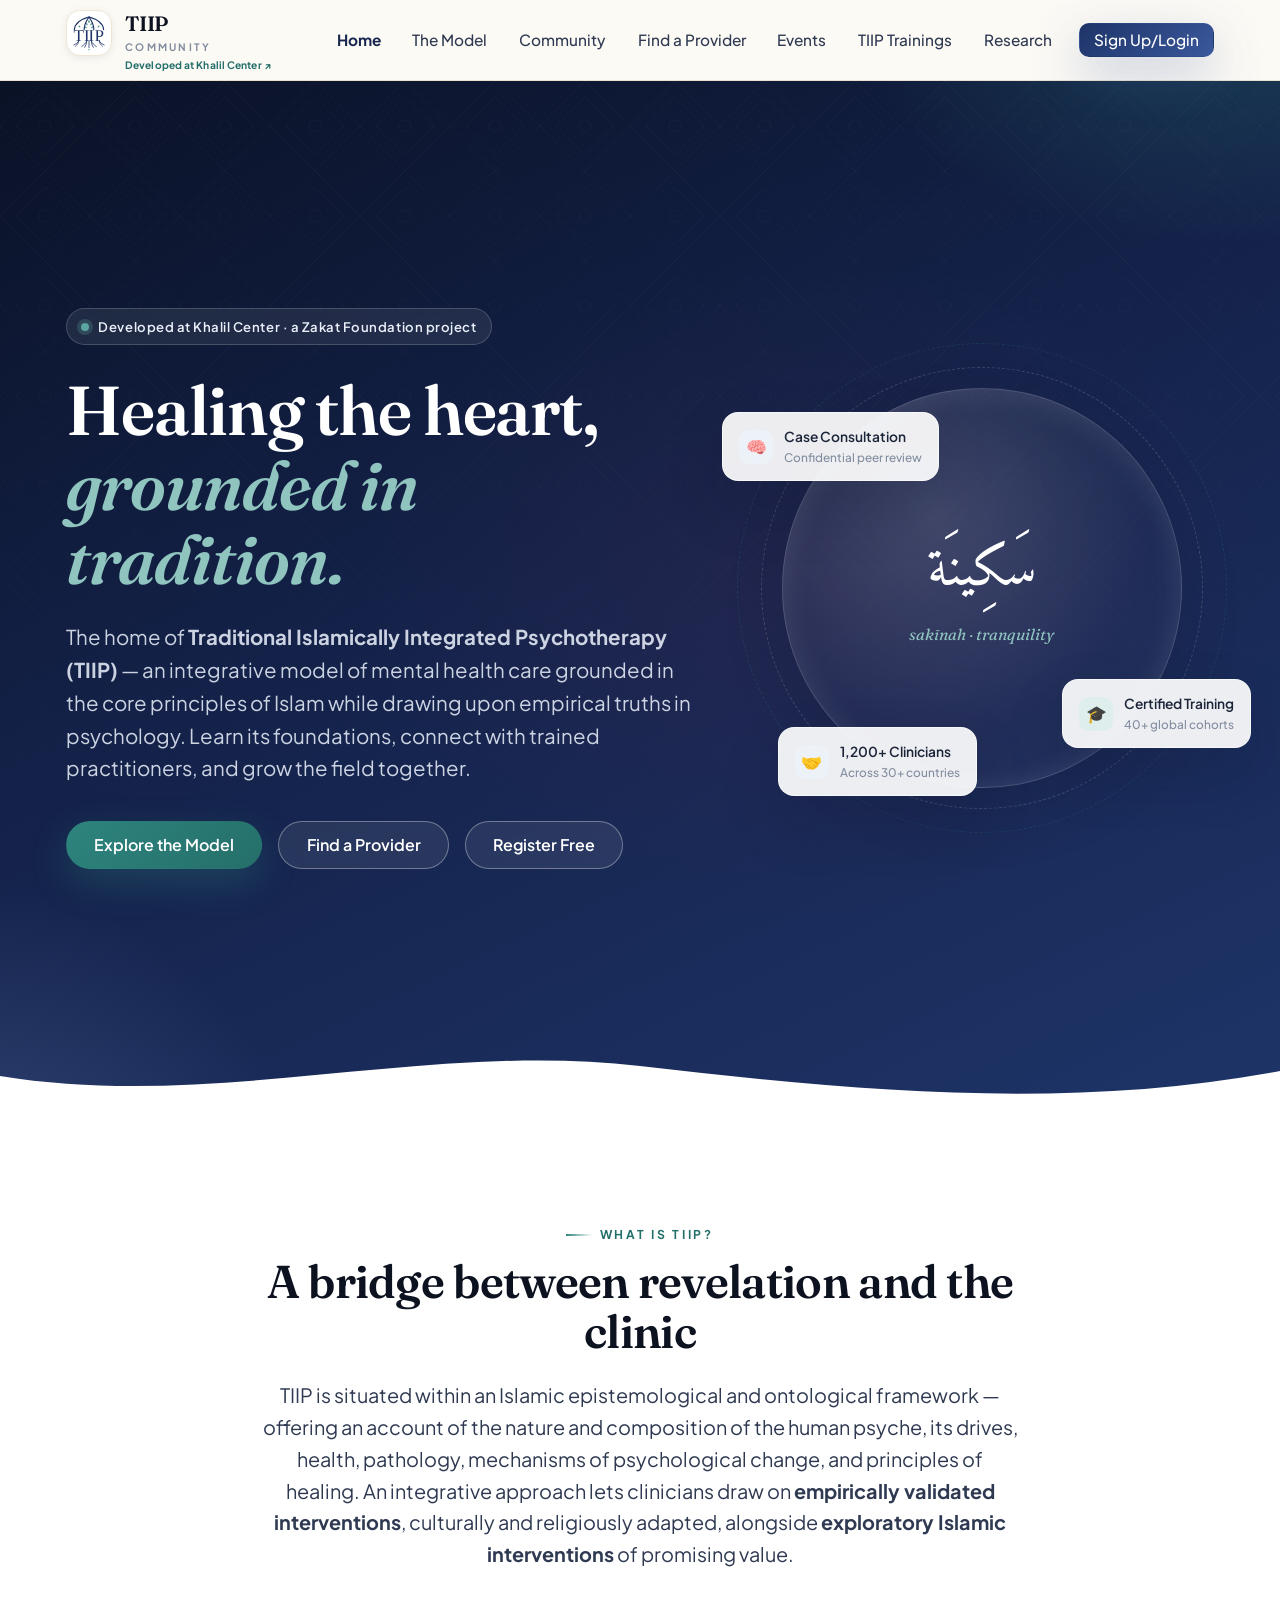
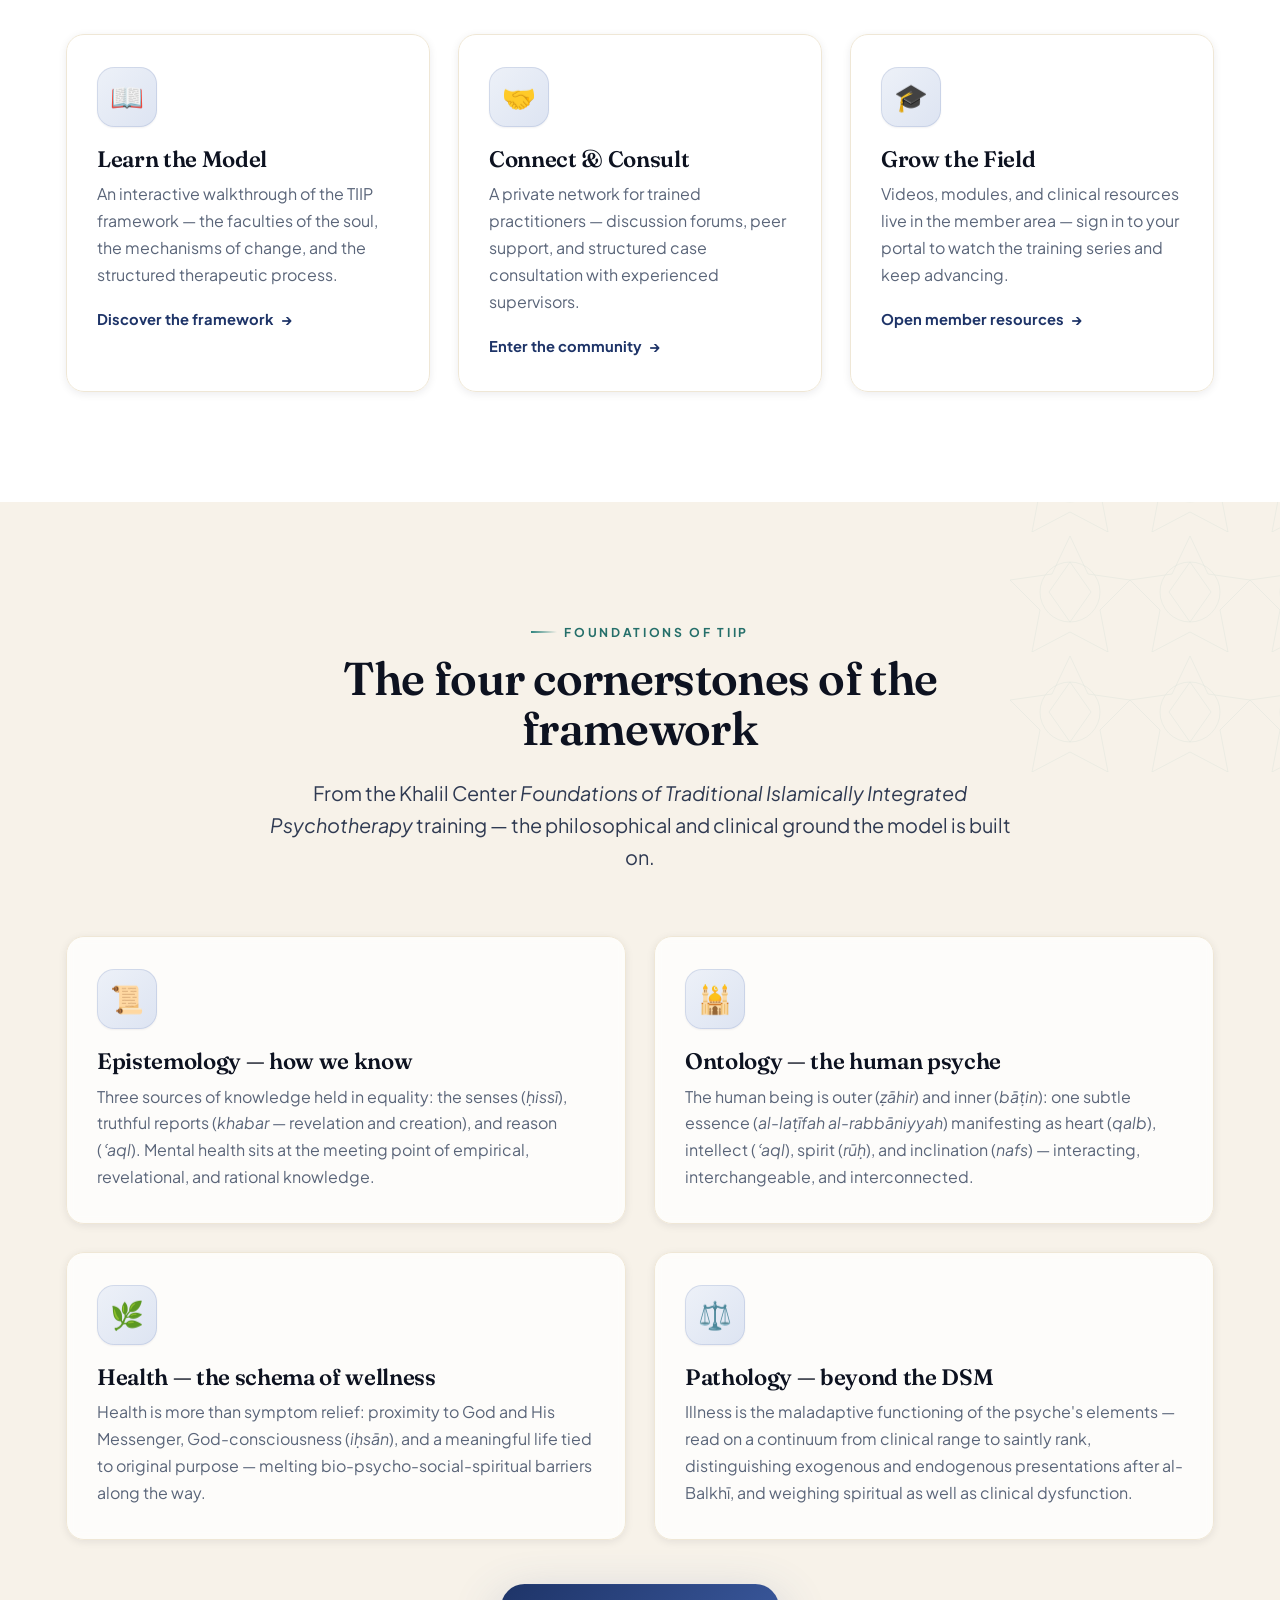
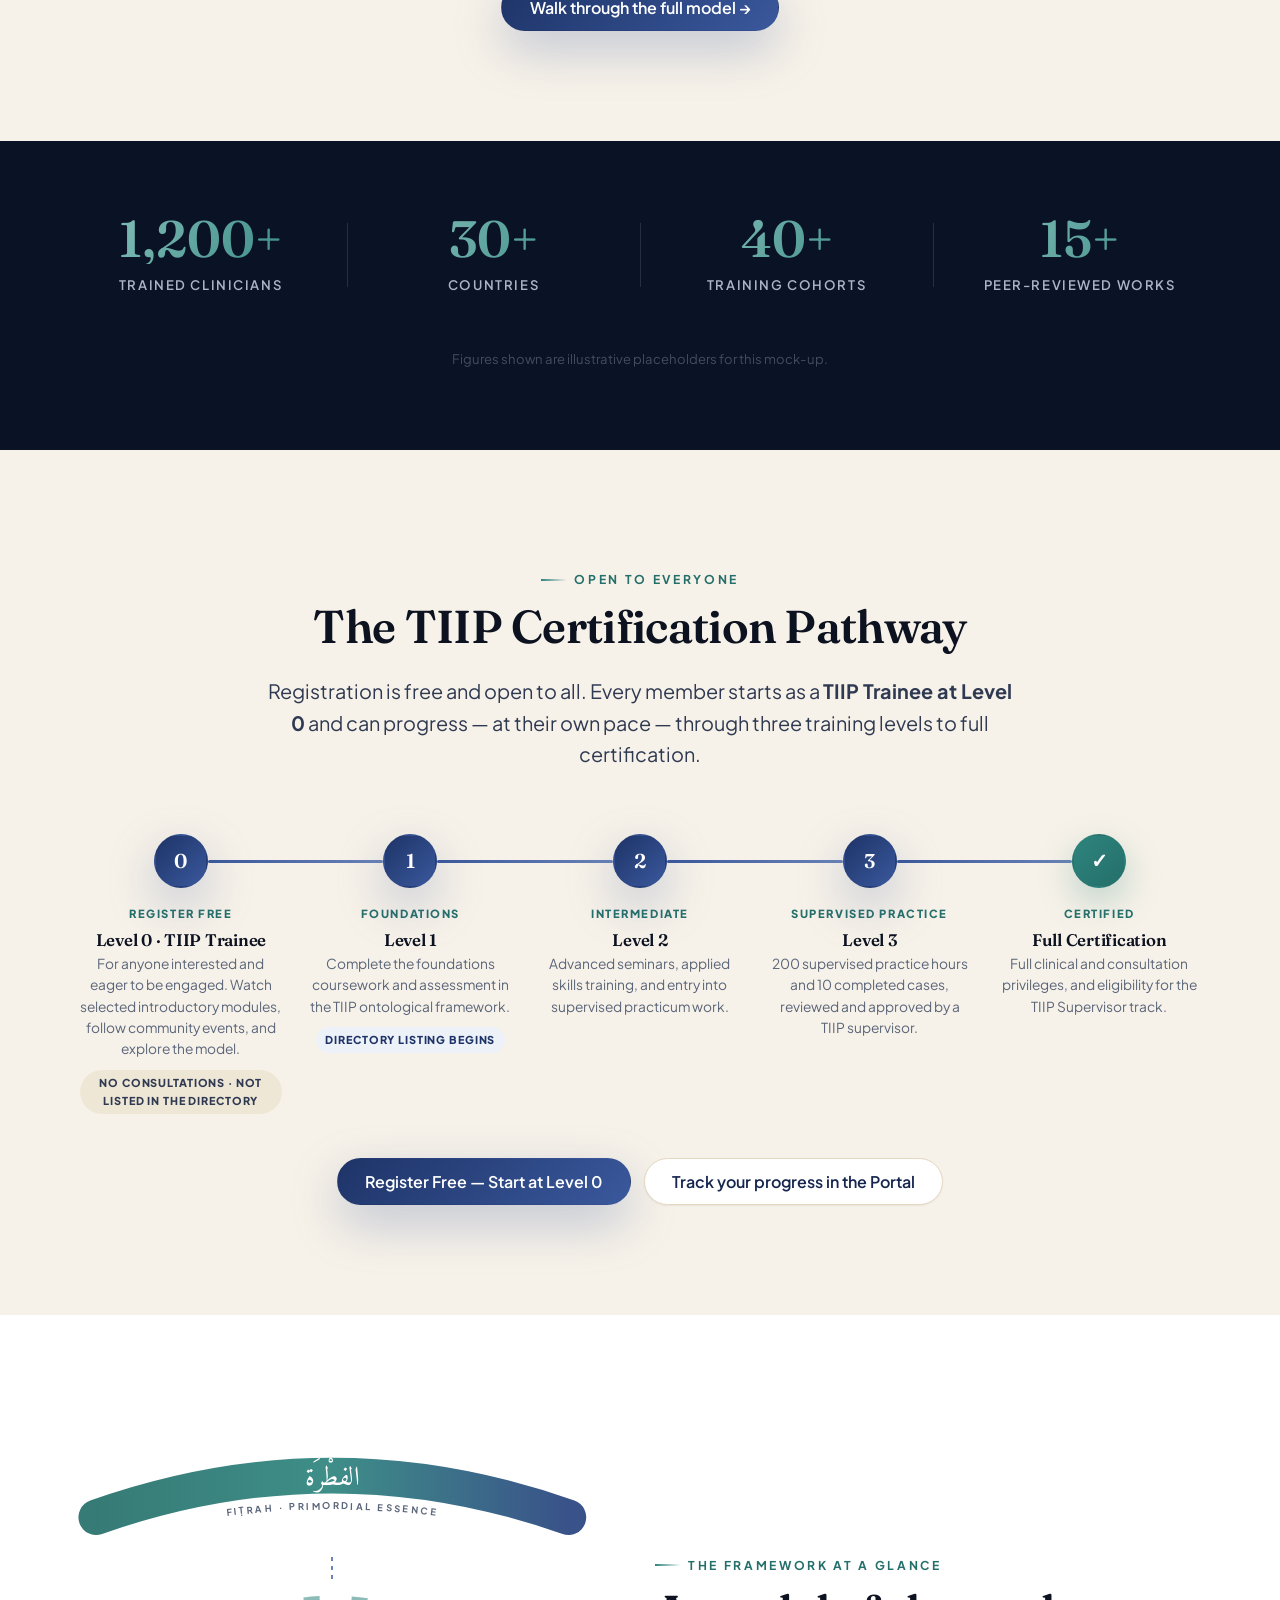
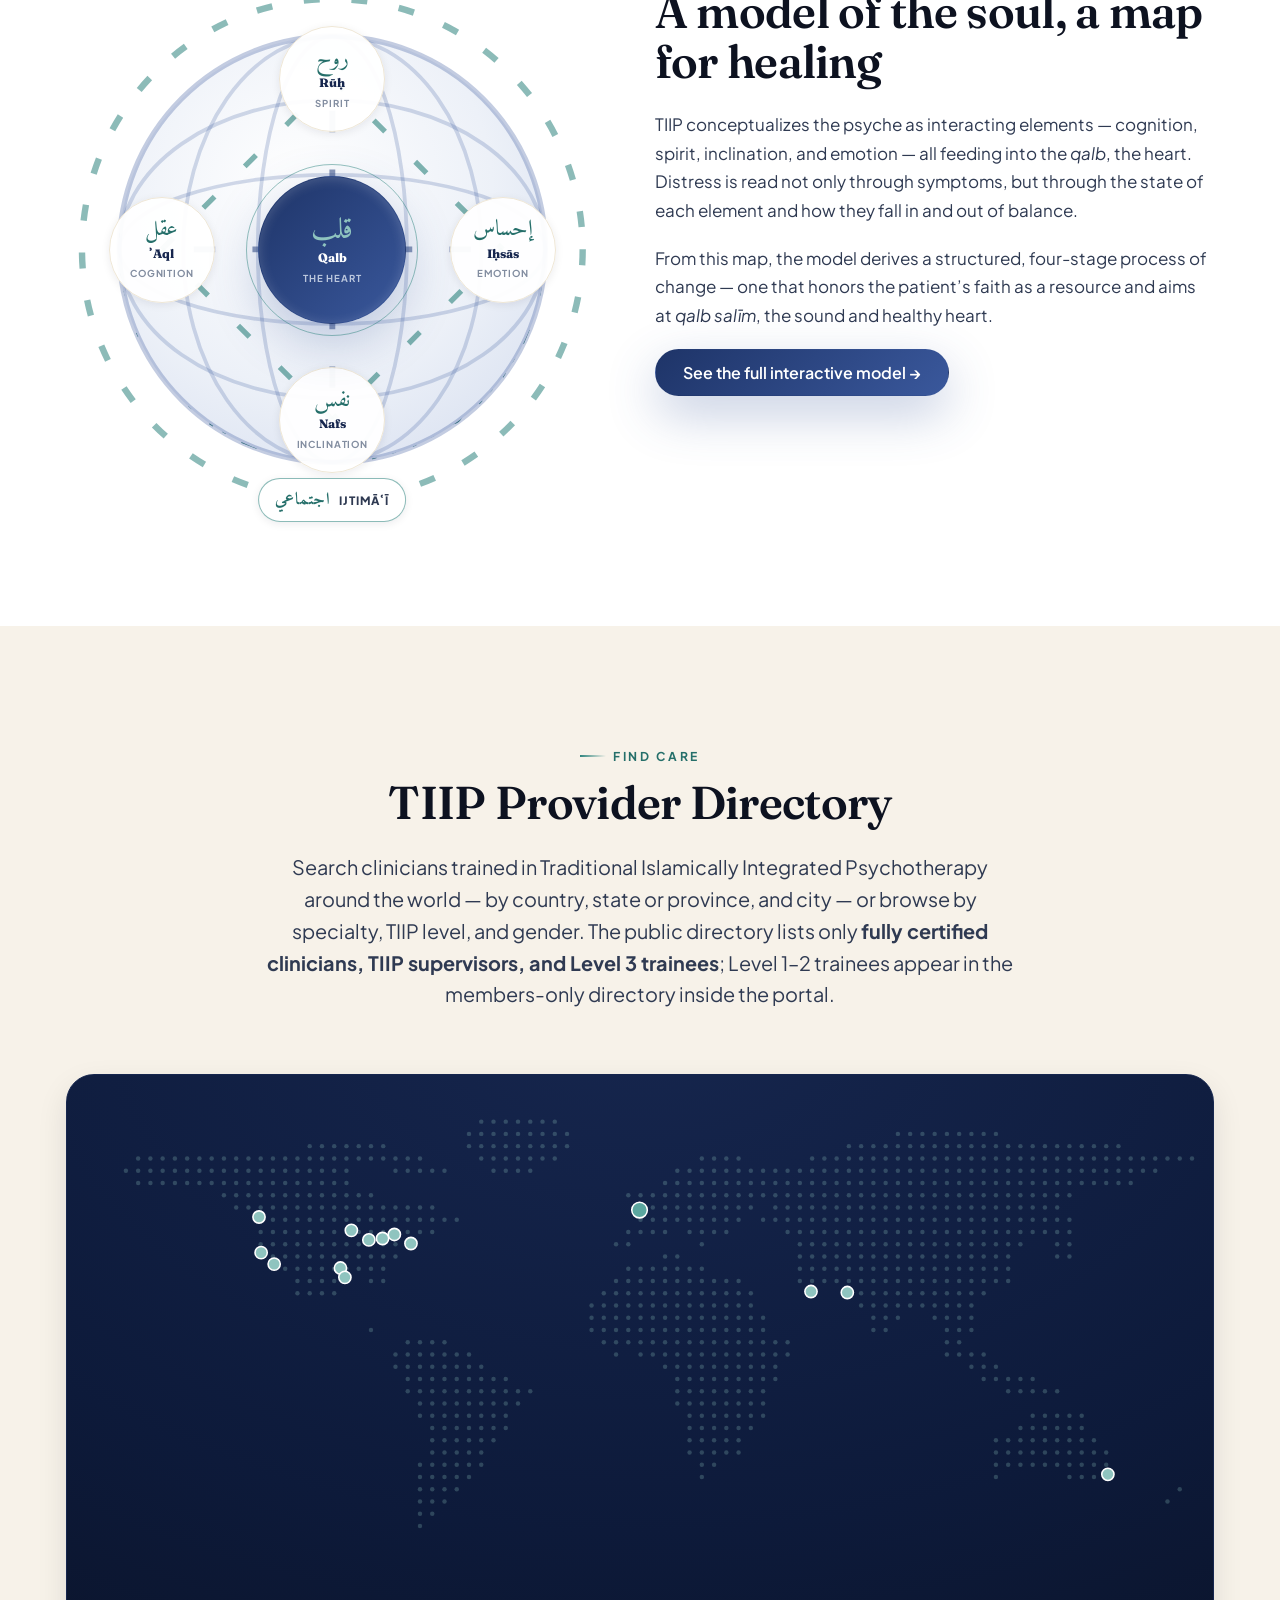
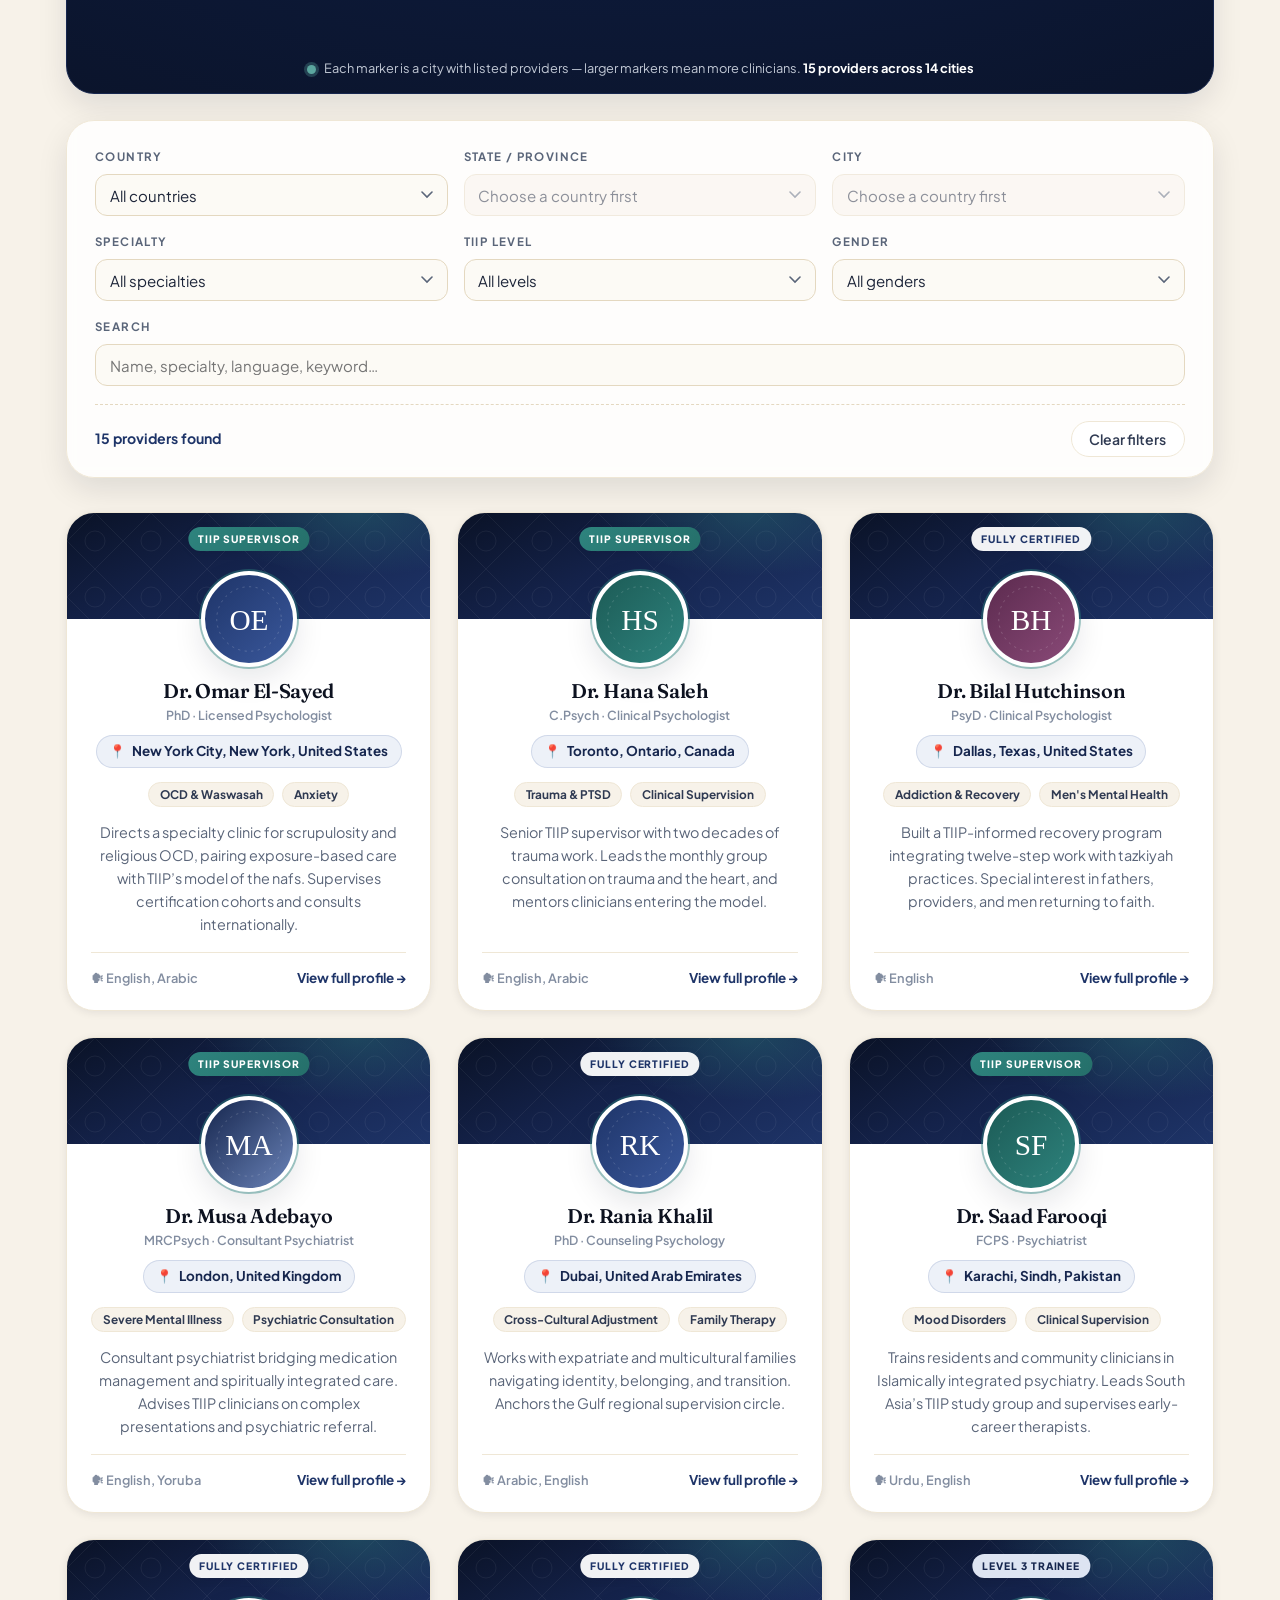
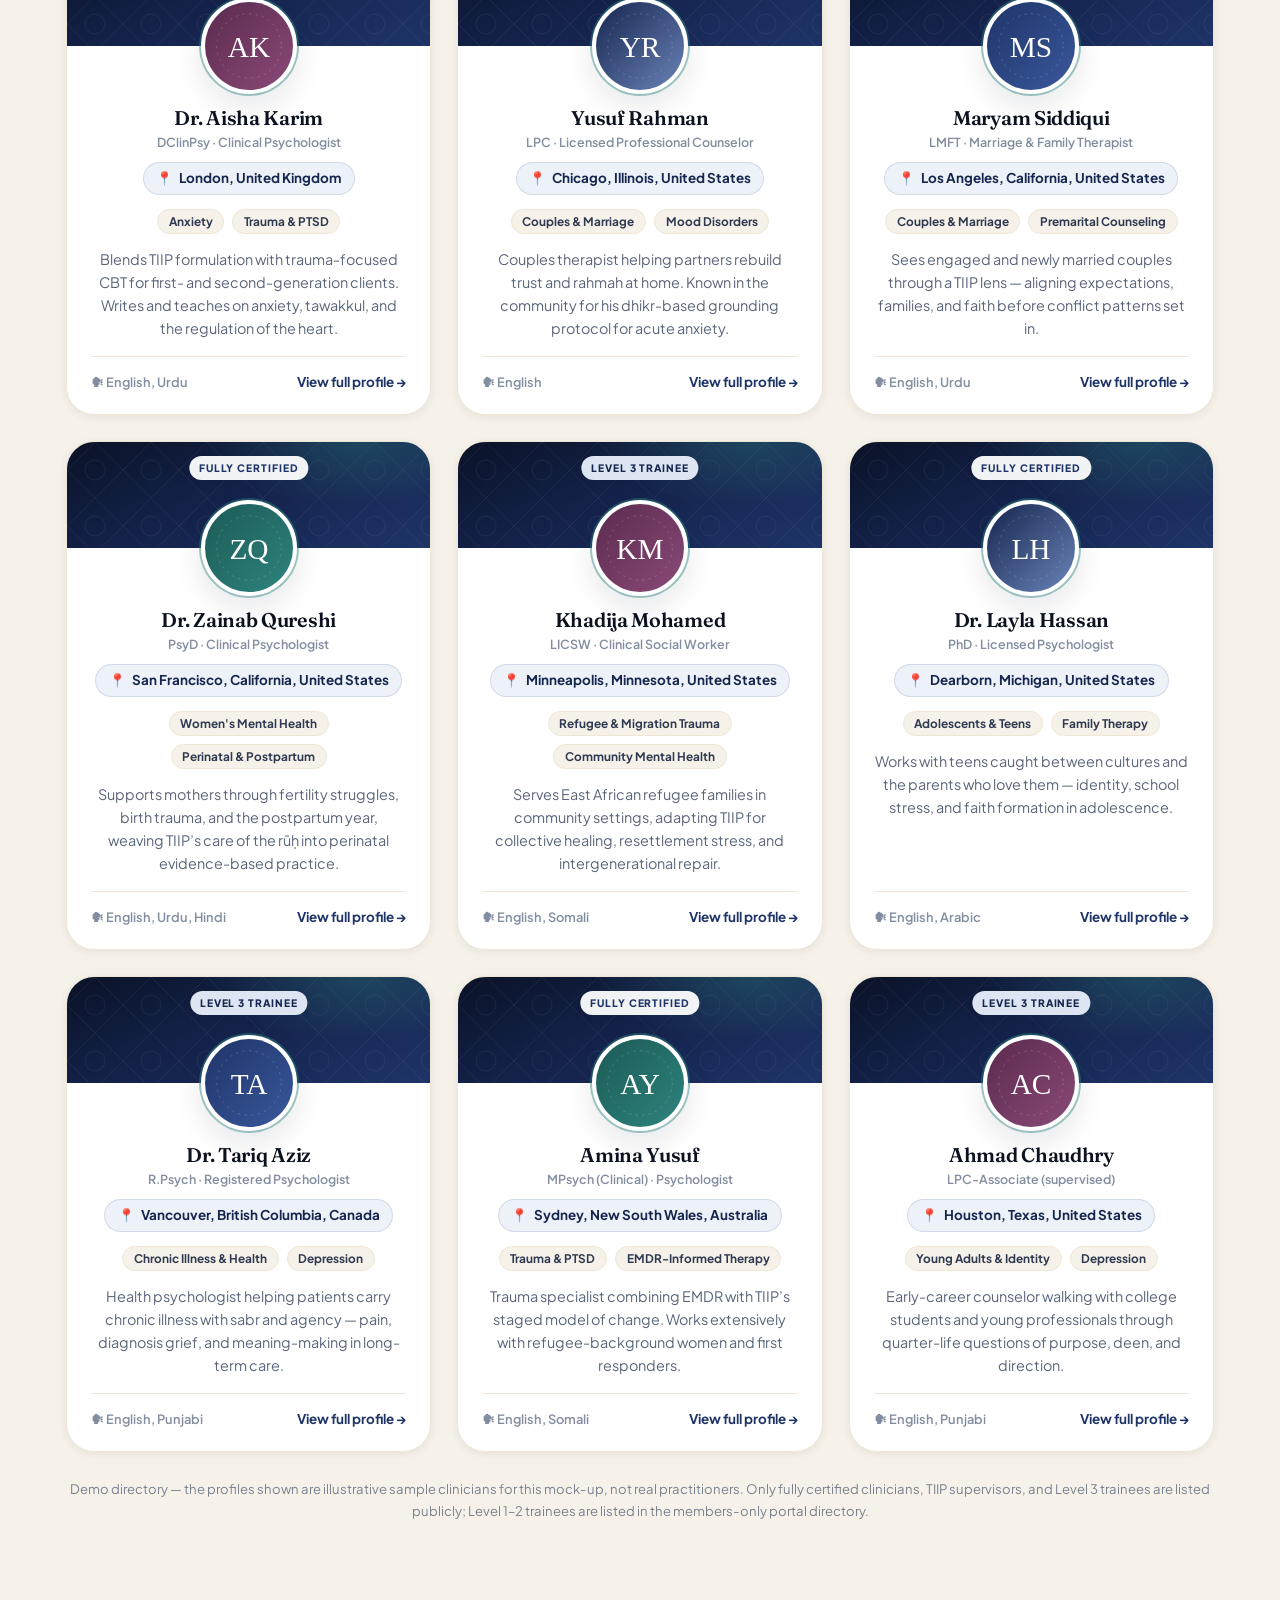
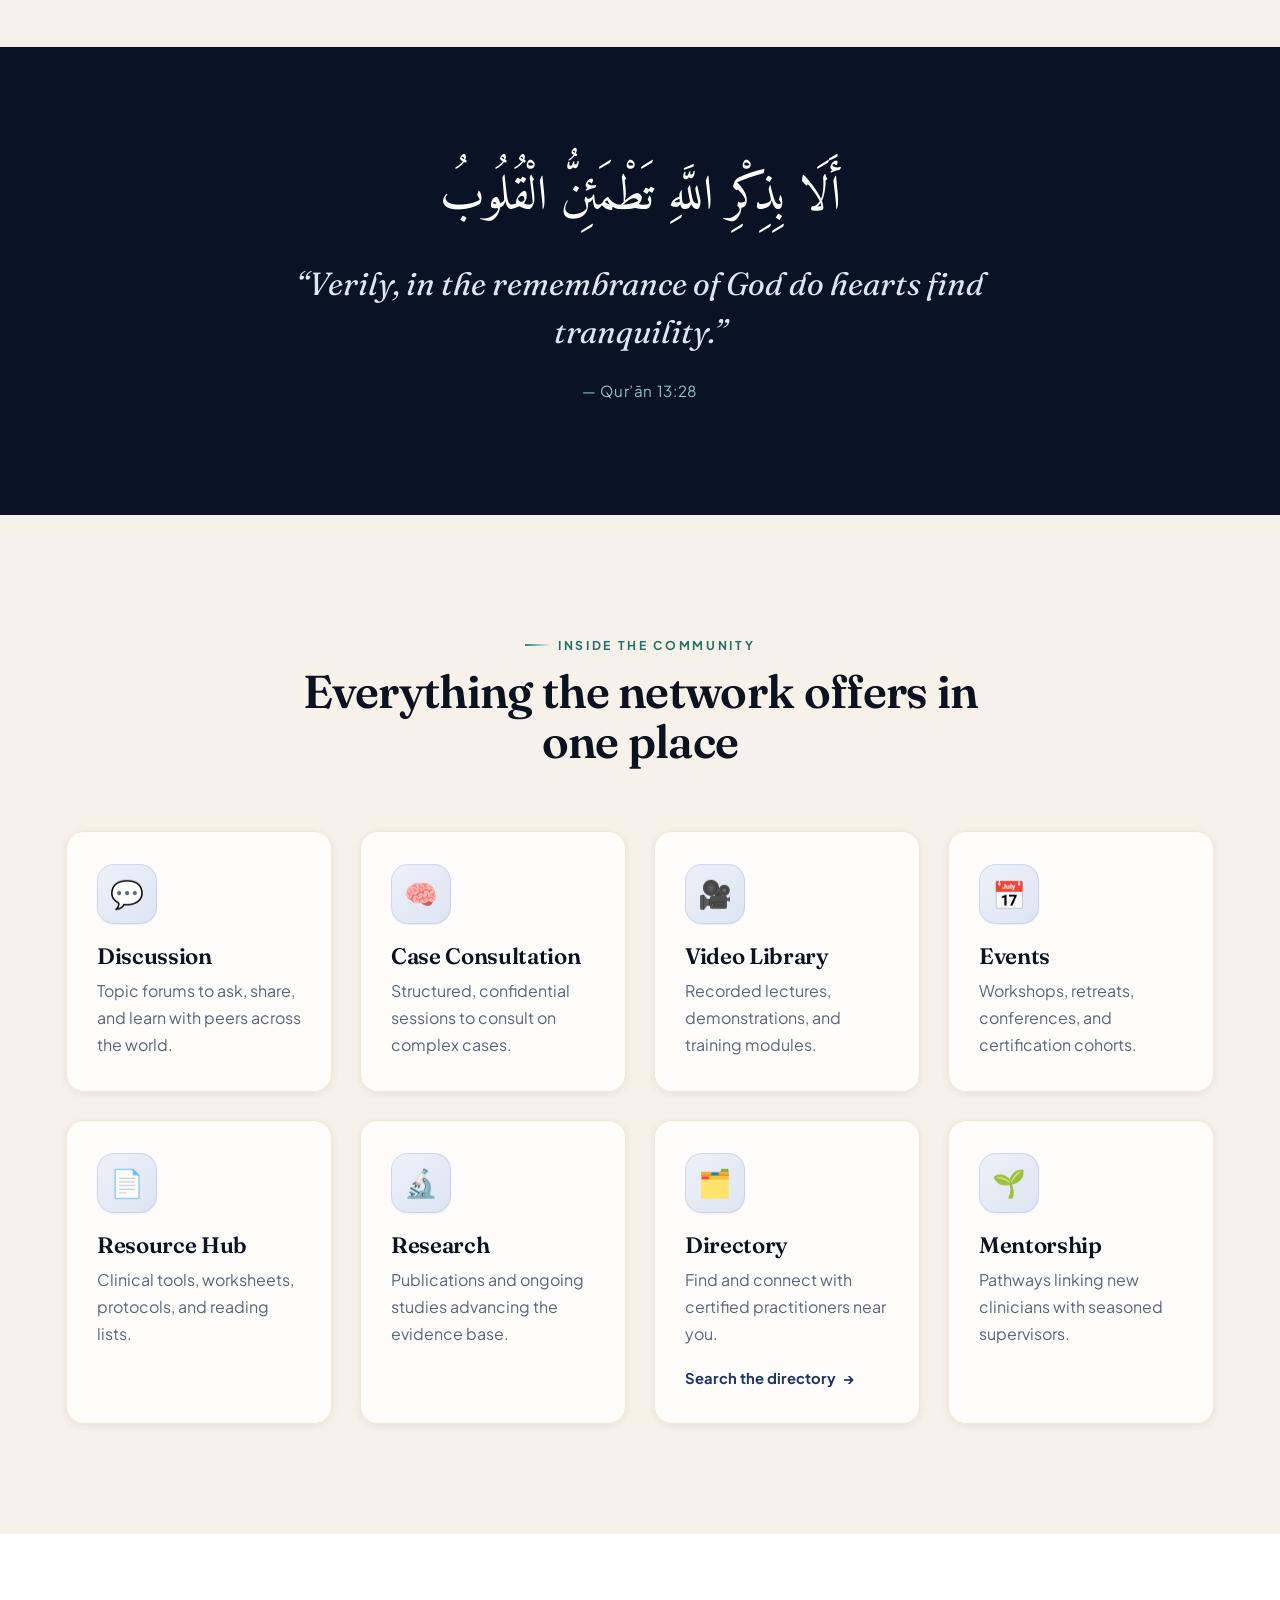
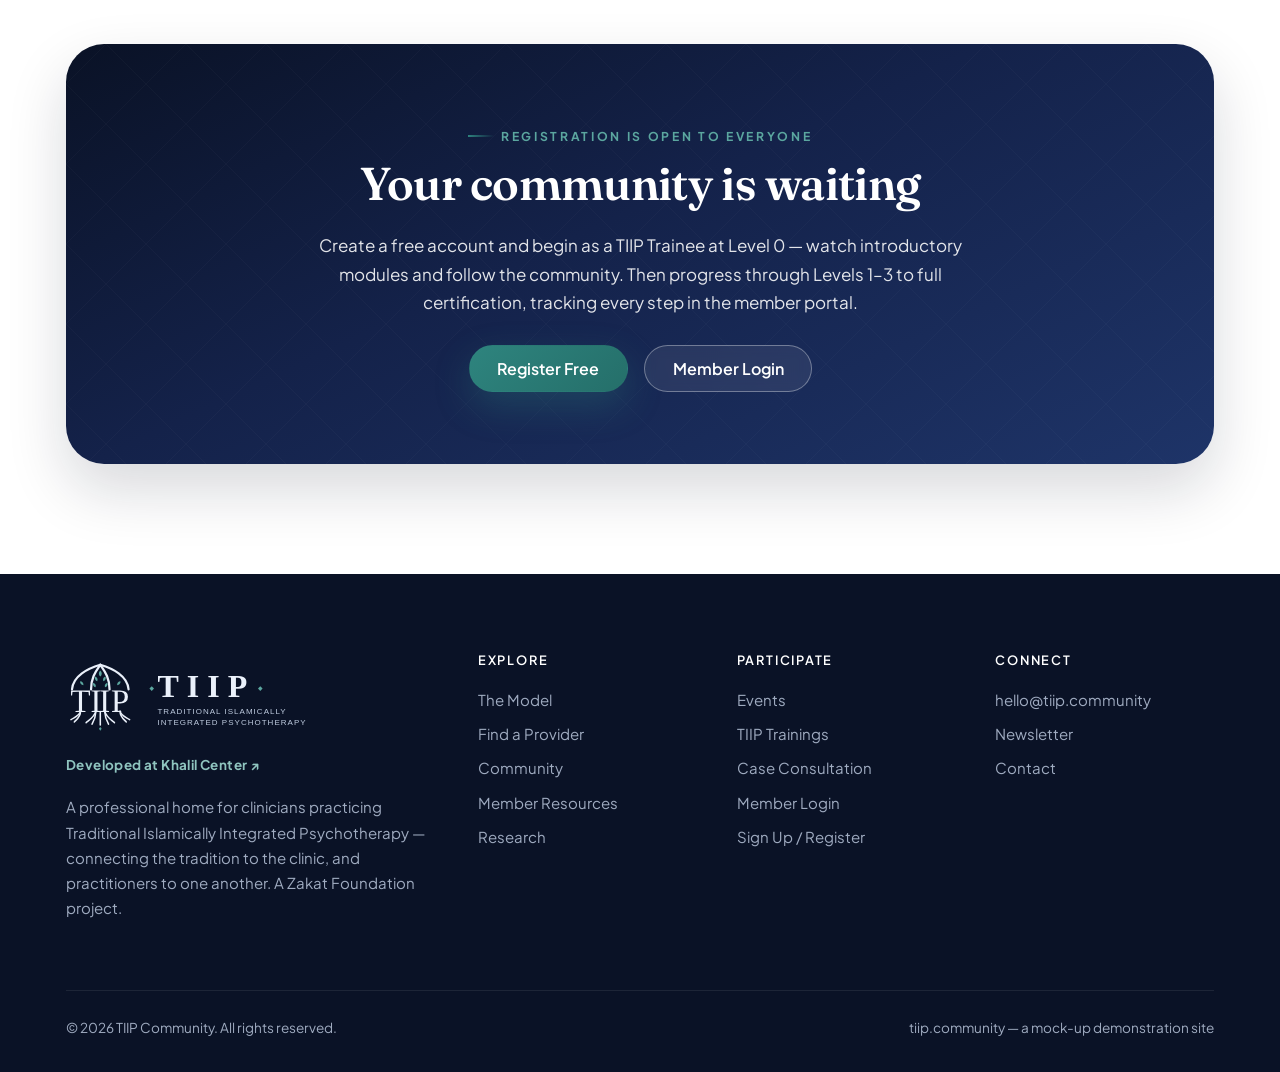
<file: index.html>
<!DOCTYPE html>
<html lang="en">
<head>
  <meta charset="UTF-8" />
  <meta name="viewport" content="width=device-width, initial-scale=1.0" />
  <script>document.documentElement.className+=" js";</script>
  <link rel="preconnect" href="https://fonts.googleapis.com">
  <link rel="preconnect" href="https://fonts.gstatic.com" crossorigin>
  <link href="https://fonts.googleapis.com/css2?family=Fraunces:ital,opsz,wght@0,9..144,400..700;1,9..144,400..600&family=Plus+Jakarta+Sans:wght@400;500;600;700;800&family=Amiri:ital@0;1&display=swap" rel="stylesheet">
  <title>TIIP Community — Traditional Islamically Integrated Psychotherapy</title>
  <meta name="description" content="The home of the Traditional Islamically Integrated Psychotherapy (TIIP) community — a model, a movement, and a professional network for clinicians trained in faith-rooted mental health care." />
  <meta name="theme-color" content="#101c3a" />
  <meta property="og:type" content="website" />
  <meta property="og:title" content="TIIP Community — Traditional Islamically Integrated Psychotherapy" />
  <meta property="og:description" content="The home of the Traditional Islamically Integrated Psychotherapy (TIIP) community — a model, a movement, and a professional network for clinicians trained in faith-rooted mental health care." />
  <meta property="og:site_name" content="TIIP Community" />
  <link rel="stylesheet" href="assets/css/style.css?v=5" />
  <link rel="stylesheet" href="assets/css/model.css?v=5" />
  <link rel="icon" href="assets/img/favicon.svg" type="image/svg+xml" />
</head>
<body>
  <!-- HEADER -->
  <header class="site-header">
    <div class="container nav">
      <div class="brand-stack">
        <a class="brand" href="index.html" aria-label="TIIP Community home">
          <img class="mark" src="assets/img/tiip-mark.svg" alt="" width="46" height="46" />
          <span><b>TIIP</b><span>Community</span></span>
        </a>
        <a class="brand-khalil" href="https://khalilcenter.com" target="_blank" rel="noopener">Developed at Khalil Center ↗</a>
      </div>
      <button class="nav-toggle" aria-label="Toggle menu"><span></span></button>
      <ul class="nav-links">
        <li><a href="index.html">Home</a></li>
        <li><a href="model.html">The Model</a></li>
        <li><a href="community.html">Community</a></li>
        <li><a href="index.html#directory">Find a Provider</a></li>
        <li><a href="events.html">Events</a></li>
        <li><a href="trainings.html">TIIP Trainings</a></li>
        <li><a href="research.html">Research</a></li>
        <li class="nav-cta"><a class="btn btn-primary btn-sm" href="join.html">Sign Up/Login</a></li>
      </ul>
    </div>
  </header>

  <!-- HERO -->
  <section class="hero">
    <div class="container">
      <div class="hero-grid">
        <div>
          <a class="hero-badge" href="https://khalilcenter.com" target="_blank" rel="noopener"><span class="dot"></span> Developed at Khalil Center · a Zakat Foundation project</a>
          <h1>Healing the heart, <span class="hl">grounded in tradition.</span></h1>
          <p class="lead">The home of <strong>Traditional Islamically Integrated Psychotherapy (TIIP)</strong> — an integrative model of mental health care grounded in the core principles of Islam while drawing upon empirical truths in psychology. Learn its foundations, connect with trained practitioners, and grow the field together.</p>
          <div class="hero-actions">
            <a class="btn btn-gold" href="model.html">Explore the Model</a>
            <a class="btn btn-ghost" href="#directory">Find a Provider</a>
            <a class="btn btn-ghost" href="#" data-open-register>Register Free</a>
          </div>
        </div>
        <div class="hero-visual" aria-hidden="true">
          <div class="hero-orb">
            <div>
              <div class="ar">سَكِينَة</div>
              <div class="ar-sub">sakīnah · tranquility</div>
            </div>
          </div>
          <div class="float-card fc1"><span class="fi" style="background:var(--emerald-50);color:var(--emerald-700)">🧠</span><span>Case Consultation<small>Confidential peer review</small></span></div>
          <div class="float-card fc2"><span class="fi" style="background:var(--gold-100);color:var(--gold-700)">🎓</span><span>Certified Training<small>40+ global cohorts</small></span></div>
          <div class="float-card fc3"><span class="fi" style="background:var(--emerald-50);color:var(--emerald-700)">🤝</span><span>1,200+ Clinicians<small>Across 30+ countries</small></span></div>
        </div>
      </div>
    </div>
    <div class="hero-wave">
      <svg viewBox="0 0 1440 70" preserveAspectRatio="none" xmlns="http://www.w3.org/2000/svg"><path d="M0,40 C240,75 480,5 720,30 C960,55 1200,75 1440,35 L1440,70 L0,70 Z" fill="#ffffff"></path></svg>
    </div>
  </section>

  <!-- INTRO / PURPOSE -->
  <section class="bg-white">
    <div class="container">
      <div class="section-head reveal">
        <p class="eyebrow">What is TIIP?</p>
        <h2>A bridge between revelation and the clinic</h2>
        <p class="lead muted">TIIP is situated within an Islamic epistemological and ontological framework — offering an account of the nature and composition of the human psyche, its drives, health, pathology, mechanisms of psychological change, and principles of healing. An integrative approach lets clinicians draw on <strong>empirically validated interventions</strong>, culturally and religiously adapted, alongside <strong>exploratory Islamic interventions</strong> of promising value.</p>
      </div>
      <div class="grid grid-3">
        <div class="card reveal">
          <div class="icon">📖</div>
          <h3>Learn the Model</h3>
          <p>An interactive walkthrough of the TIIP framework — the faculties of the soul, the mechanisms of change, and the structured therapeutic process.</p>
          <a class="feature-link" href="model.html">Discover the framework</a>
        </div>
        <div class="card reveal">
          <div class="icon">🤝</div>
          <h3>Connect &amp; Consult</h3>
          <p>A private network for trained practitioners — discussion forums, peer support, and structured case consultation with experienced supervisors.</p>
          <a class="feature-link" href="community.html">Enter the community</a>
        </div>
        <div class="card reveal">
          <div class="icon">🎓</div>
          <h3>Grow the Field</h3>
          <p>Videos, modules, and clinical resources live in the member area — sign in to your portal to watch the training series and keep advancing.</p>
          <a class="feature-link" href="portal.html#learning">Open member resources</a>
        </div>
      </div>
    </div>
  </section>

  <!-- FOUNDATIONS OF TIIP -->
  <section id="foundations" class="bg-cream has-motif">
    <span class="girih big" aria-hidden="true"></span>
    <div class="container">
      <div class="section-head reveal">
        <p class="eyebrow">Foundations of TIIP</p>
        <h2>The four cornerstones of the framework</h2>
        <p class="lead muted">From the Khalil Center <em>Foundations of Traditional Islamically Integrated Psychotherapy</em> training — the philosophical and clinical ground the model is built on.</p>
      </div>
      <div class="grid grid-2">
        <div class="card reveal">
          <div class="icon">📜</div>
          <h3>Epistemology — how we know</h3>
          <p>Three sources of knowledge held in equality: the senses (<em>ḥissī</em>), truthful reports (<em>khabar</em> — revelation and creation), and reason (<em>ʿaql</em>). Mental health sits at the meeting point of empirical, revelational, and rational knowledge.</p>
        </div>
        <div class="card reveal d1">
          <div class="icon">🕌</div>
          <h3>Ontology — the human psyche</h3>
          <p>The human being is outer (<em>ẓāhir</em>) and inner (<em>bāṭin</em>): one subtle essence (<em>al-laṭīfah al-rabbāniyyah</em>) manifesting as heart (<em>qalb</em>), intellect (<em>ʿaql</em>), spirit (<em>rūḥ</em>), and inclination (<em>nafs</em>) — interacting, interchangeable, and interconnected.</p>
        </div>
        <div class="card reveal d2">
          <div class="icon">🌿</div>
          <h3>Health — the schema of wellness</h3>
          <p>Health is more than symptom relief: proximity to God and His Messenger, God-consciousness (<em>iḥsān</em>), and a meaningful life tied to original purpose — melting bio-psycho-social-spiritual barriers along the way.</p>
        </div>
        <div class="card reveal d3">
          <div class="icon">⚖️</div>
          <h3>Pathology — beyond the DSM</h3>
          <p>Illness is the maladaptive functioning of the psyche's elements — read on a continuum from clinical range to saintly rank, distinguishing exogenous and endogenous presentations after al-Balkhī, and weighing spiritual as well as clinical dysfunction.</p>
        </div>
      </div>
      <div class="text-center mt-3 reveal">
        <a class="btn btn-primary" href="model.html">Walk through the full model →</a>
      </div>
    </div>
  </section>

  <!-- STATS -->
  <section class="bg-emerald section-tight">
    <div class="container">
      <div class="stats">
        <div class="stat reveal"><div class="num">1,200+</div><div class="label">Trained Clinicians</div></div>
        <div class="stat reveal"><div class="num">30+</div><div class="label">Countries</div></div>
        <div class="stat reveal"><div class="num">40+</div><div class="label">Training Cohorts</div></div>
        <div class="stat reveal"><div class="num">15+</div><div class="label">Peer-Reviewed Works</div></div>
      </div>
      <p class="text-center muted mt-3" style="font-size:.82rem;opacity:.7;">Figures shown are illustrative placeholders for this mock-up.</p>
    </div>
  </section>

  <!-- CERTIFICATION PATHWAY -->
  <section id="pathway" class="bg-cream">
    <div class="container">
      <div class="section-head reveal">
        <p class="eyebrow">Open to everyone</p>
        <h2>The TIIP Certification Pathway</h2>
        <p class="lead muted">Registration is free and open to all. Every member starts as a <strong>TIIP Trainee at Level 0</strong> and can progress — at their own pace — through three training levels to full certification.</p>
      </div>
      <ol class="pathway-track reveal">
        <li class="pw-step reached">
          <span class="pw-dot">0</span>
          <div>
            <span class="pw-sub">Register free</span>
            <h3>Level 0 · TIIP Trainee</h3>
            <p>For anyone interested and eager to be engaged. Watch selected introductory modules, follow community events, and explore the model.</p>
            <span class="pw-note">No consultations · not listed in the directory</span>
          </div>
        </li>
        <li class="pw-step reached">
          <span class="pw-dot">1</span>
          <div>
            <span class="pw-sub">Foundations</span>
            <h3>Level 1</h3>
            <p>Complete the foundations coursework and assessment in the TIIP ontological framework.</p>
            <span class="pw-note ok">Directory listing begins</span>
          </div>
        </li>
        <li class="pw-step reached">
          <span class="pw-dot">2</span>
          <div>
            <span class="pw-sub">Intermediate</span>
            <h3>Level 2</h3>
            <p>Advanced seminars, applied skills training, and entry into supervised practicum work.</p>
          </div>
        </li>
        <li class="pw-step reached">
          <span class="pw-dot">3</span>
          <div>
            <span class="pw-sub">Supervised practice</span>
            <h3>Level 3</h3>
            <p>200 supervised practice hours and 10 completed cases, reviewed and approved by a TIIP supervisor.</p>
          </div>
        </li>
        <li class="pw-step reached gold">
          <span class="pw-dot">✓</span>
          <div>
            <span class="pw-sub">Certified</span>
            <h3>Full Certification</h3>
            <p>Full clinical and consultation privileges, and eligibility for the TIIP Supervisor track.</p>
          </div>
        </li>
      </ol>
      <div class="text-center mt-3 reveal">
        <a class="btn btn-primary" href="#" data-open-register>Register Free — Start at Level 0</a>
        <a class="btn btn-outline" href="portal.html" style="margin-left:10px;">Track your progress in the Portal</a>
      </div>
    </div>
  </section>

  <!-- MODEL PREVIEW -->
  <section class="bg-white">
    <div class="container">
      <div class="psyche">
        <div class="reveal">
          <!-- Static preview of the same ontological-model figure rendered
               interactively on model.html — keep the two in sync. -->
          <div class="model-fig" aria-hidden="true">
            <span class="fitrah-band">
              <svg viewBox="0 0 600 142" aria-hidden="true">
                <defs>
                  <linearGradient id="arcGrad" x1="0" y1="0" x2="1" y2="0">
                    <stop offset="0" stop-color="#256f6a" />
                    <stop offset="0.5" stop-color="#2e847e" />
                    <stop offset="1" stop-color="#28437f" />
                  </linearGradient>
                </defs>
                <path class="band" d="M34 104 Q300 10 566 104" />
                <text class="arc-ar" x="300" y="68" text-anchor="middle">الفِطْرَة</text>
                <path id="fitrahTextPath" d="M36 132 Q300 58 564 132" fill="none" />
                <text class="arc-en"><textPath href="#fitrahTextPath" startOffset="50%" text-anchor="middle">FIṬRAH · PRIMORDIAL ESSENCE</textPath></text>
              </svg>
            </span>
            <span class="fig-connector"></span>
            <div class="psy-square">
              <svg class="rings" viewBox="0 0 100 100" aria-hidden="true">
                <defs>
                  <radialGradient id="sphereGrad" cx="42%" cy="36%" r="70%">
                    <stop offset="0" stop-color="#ffffff" />
                    <stop offset="0.65" stop-color="#edf1f8" />
                    <stop offset="1" stop-color="#dde4f2" />
                  </radialGradient>
                </defs>
                <circle class="ring-outer" cx="50" cy="50" r="47" />
                <path id="ijPath" d="M10 50 A 40 40 0 0 0 90 50" fill="none" />
                <text class="arc-ij"><textPath href="#ijPath" startOffset="50%" text-anchor="middle">IJTIMĀʿĪ · THE COMMUNAL LAYER</textPath></text>
                <circle class="sphere-fill" cx="50" cy="50" r="40" />
                <circle class="graticule eq" cx="50" cy="50" r="40" />
                <ellipse class="graticule" cx="50" cy="50" rx="40" ry="14" />
                <ellipse class="graticule" cx="50" cy="50" rx="14" ry="40" />
                <ellipse class="graticule" cx="50" cy="50" rx="40" ry="28" />
                <ellipse class="graticule" cx="50" cy="50" rx="28" ry="40" />
                <line class="spoke" x1="50" y1="50" x2="50" y2="18" />
                <line class="spoke" x1="50" y1="50" x2="82" y2="50" style="animation-delay:-.65s" />
                <line class="spoke" x1="50" y1="50" x2="50" y2="82" style="animation-delay:-1.3s" />
                <line class="spoke" x1="50" y1="50" x2="18" y2="50" style="animation-delay:-1.95s" />
                <line class="edge" x1="50" y1="18" x2="82" y2="50" />
                <line class="edge" x1="82" y1="50" x2="50" y2="82" style="animation-delay:-.85s" />
                <line class="edge" x1="50" y1="82" x2="18" y2="50" style="animation-delay:-1.7s" />
                <line class="edge" x1="18" y1="50" x2="50" y2="18" style="animation-delay:-2.55s" />
              </svg>
              <span class="psy-node" data-key="ruh"><span class="ar">روح</span><span class="en">Rūḥ</span><span class="sub">Spirit</span></span>
              <span class="psy-node" data-key="ihsas"><span class="ar">إحساس</span><span class="en">Iḥsās</span><span class="sub">Emotion</span></span>
              <span class="psy-node" data-key="nafs"><span class="ar">نفس</span><span class="en">Nafs</span><span class="sub">Inclination</span></span>
              <span class="psy-node" data-key="aql"><span class="ar">عقل</span><span class="en">ʾAql</span><span class="sub">Cognition</span></span>
              <span class="psy-node core"><span class="ar">قلب</span><span class="en">Qalb</span><span class="sub">The Heart</span></span>
              <span class="ij-pill"><span class="ar-s">اجتماعي</span> Ijtimāʿī</span>
            </div>
          </div>
        </div>
        <div class="reveal">
          <p class="eyebrow">The framework at a glance</p>
          <h2>A model of the soul, a map for healing</h2>
          <p>TIIP conceptualizes the psyche as interacting elements — cognition, spirit, inclination, and emotion — all feeding into the <em>qalb</em>, the heart. Distress is read not only through symptoms, but through the state of each element and how they fall in and out of balance.</p>
          <p>From this map, the model derives a structured, four-stage process of change — one that honors the patient’s faith as a resource and aims at <em>qalb salīm</em>, the sound and healthy heart.</p>
          <a class="btn btn-primary" href="model.html">See the full interactive model →</a>
        </div>
      </div>
    </div>
  </section>

  <!-- PROVIDER DIRECTORY -->
  <section id="directory" class="bg-cream">
    <div class="container">
      <div class="section-head reveal">
        <p class="eyebrow">Find care</p>
        <h2>TIIP Provider Directory</h2>
        <p class="lead muted">Search clinicians trained in Traditional Islamically Integrated Psychotherapy around the world — by country, state or province, and city — or browse by specialty, TIIP level, and gender. The public directory lists only <strong>fully certified clinicians, TIIP supervisors, and Level 3 trainees</strong>; Level 1–2 trainees appear in the members-only directory inside the portal.</p>
      </div>

      <div class="dir-map reveal" id="dir-map">
        <svg id="dir-map-svg" viewBox="0 0 1000 500" preserveAspectRatio="xMidYMid meet" role="img" aria-label="World map showing where TIIP providers practice">
          <g id="map-land"></g>
          <g id="map-markers"></g>
        </svg>
        <div class="dir-map-cap"><span class="dot-key"></span> Each marker is a city with listed providers — larger markers mean more clinicians. <b id="map-caption"></b></div>
      </div>

      <div class="dir-panel reveal" role="search" aria-label="Provider directory search">
        <div class="dir-filters">
          <div class="dir-field">
            <label for="dir-country">Country</label>
            <select id="dir-country"></select>
          </div>
          <div class="dir-field">
            <label for="dir-state">State / Province</label>
            <select id="dir-state" disabled></select>
          </div>
          <div class="dir-field">
            <label for="dir-city">City</label>
            <select id="dir-city" disabled></select>
          </div>
          <div class="dir-field">
            <label for="dir-specialty">Specialty</label>
            <select id="dir-specialty"></select>
          </div>
          <div class="dir-field">
            <label for="dir-level">TIIP Level</label>
            <select id="dir-level"></select>
          </div>
          <div class="dir-field">
            <label for="dir-gender">Gender</label>
            <select id="dir-gender"></select>
          </div>
          <div class="dir-field dir-search">
            <label for="dir-q">Search</label>
            <input type="search" id="dir-q" placeholder="Name, specialty, language, keyword…" />
          </div>
        </div>
        <div class="dir-bar">
          <span id="dir-count" role="status" aria-live="polite"></span>
          <button id="dir-clear" class="chip" type="button" style="margin:0;">Clear filters</button>
        </div>
      </div>

      <div class="dir-grid" id="dir-grid" aria-label="Provider results"></div>

      <div class="dir-empty hidden" id="dir-empty">
        <span class="big" aria-hidden="true">🔍</span>
        <b>No providers match your search.</b>
        <p style="margin:8px 0 0;font-size:.92rem;">Try widening your location or clearing a filter — the network is growing, and new clinicians are certified every cohort.</p>
      </div>

      <p class="text-center muted mt-2" style="font-size:.82rem;opacity:.8;">Demo directory — the profiles shown are illustrative sample clinicians for this mock-up, not real practitioners. Only fully certified clinicians, TIIP supervisors, and Level 3 trainees are listed publicly; Level 1–2 trainees are listed in the members-only portal directory.</p>
    </div>
  </section>

  <!-- QUOTE -->
  <section class="bg-emerald">
    <div class="container quote reveal">
      <p class="arabic">أَلَا بِذِكْرِ اللَّهِ تَطْمَئِنُّ الْقُلُوبُ</p>
      <blockquote>“Verily, in the remembrance of God do hearts find tranquility.”</blockquote>
      <cite>— Qur’ān 13:28</cite>
    </div>
  </section>

  <!-- WHAT'S INSIDE -->
  <section class="bg-cream">
    <div class="container">
      <div class="section-head reveal">
        <p class="eyebrow">Inside the community</p>
        <h2>Everything the network offers in one place</h2>
      </div>
      <div class="grid grid-4">
        <div class="card reveal"><div class="icon">💬</div><h3>Discussion</h3><p>Topic forums to ask, share, and learn with peers across the world.</p></div>
        <div class="card reveal"><div class="icon">🧠</div><h3>Case Consultation</h3><p>Structured, confidential sessions to consult on complex cases.</p></div>
        <div class="card reveal"><div class="icon">🎥</div><h3>Video Library</h3><p>Recorded lectures, demonstrations, and training modules.</p></div>
        <div class="card reveal"><div class="icon">📅</div><h3>Events</h3><p>Workshops, retreats, conferences, and certification cohorts.</p></div>
        <div class="card reveal"><div class="icon">📄</div><h3>Resource Hub</h3><p>Clinical tools, worksheets, protocols, and reading lists.</p></div>
        <div class="card reveal"><div class="icon">🔬</div><h3>Research</h3><p>Publications and ongoing studies advancing the evidence base.</p></div>
        <div class="card reveal"><div class="icon">🗂️</div><h3>Directory</h3><p>Find and connect with certified practitioners near you.</p><a class="feature-link" href="#directory">Search the directory</a></div>
        <div class="card reveal"><div class="icon">🌱</div><h3>Mentorship</h3><p>Pathways linking new clinicians with seasoned supervisors.</p></div>
      </div>
    </div>
  </section>

  <!-- CTA -->
  <section class="bg-white">
    <div class="container">
      <div class="cta-band reveal">
        <p class="eyebrow" style="color:var(--gold-400)">Registration is open to everyone</p>
        <h2>Your community is waiting</h2>
        <p>Create a free account and begin as a TIIP Trainee at Level 0 — watch introductory modules and follow the community. Then progress through Levels 1–3 to full certification, tracking every step in the member portal.</p>
        <div class="cta-actions">
          <a class="btn btn-gold" href="#" data-open-register>Register Free</a>
          <a class="btn btn-ghost" href="#" data-open-login>Member Login</a>
        </div>
      </div>
    </div>
  </section>

  <!-- FOOTER -->
  <footer class="site-footer">
    <div class="container">
      <div class="footer-grid">
        <div class="footer-brand">
          <a href="index.html" aria-label="TIIP Community home"><img class="logo-full" src="assets/img/tiip-logo-light.svg" alt="TIIP — Traditional Islamically Integrated Psychotherapy" width="320" height="74" /></a>
          <a class="dev-at" href="https://khalilcenter.com" target="_blank" rel="noopener">Developed at Khalil Center ↗</a>
          <p class="mt-1">A professional home for clinicians practicing Traditional Islamically Integrated Psychotherapy — connecting the tradition to the clinic, and practitioners to one another. A Zakat Foundation project.</p>
        </div>
        <div>
          <h4>Explore</h4>
          <a href="model.html">The Model</a>
          <a href="#directory">Find a Provider</a>
          <a href="community.html">Community</a>
          <a href="portal.html#learning">Member Resources</a>
          <a href="research.html">Research</a>
        </div>
        <div>
          <h4>Participate</h4>
          <a href="events.html">Events</a>
          <a href="trainings.html">TIIP Trainings</a>
          <a href="community.html">Case Consultation</a>
          <a href="join.html">Member Login</a>
          <a href="join.html">Sign Up / Register</a>
        </div>
        <div>
          <h4>Connect</h4>
          <a href="mailto:hello@tiip.community">hello@tiip.community</a>
          <a href="#">Newsletter</a>
          <a href="#">Contact</a>
        </div>
      </div>
      <div class="footer-bottom">
        <span>© <span id="year">2026</span> TIIP Community. All rights reserved.</span>
        <span>tiip.community — a mock-up demonstration site</span>
      </div>
    </div>
  </footer>

  <!-- LOGIN MODAL -->
  <div class="modal-overlay" id="login-modal" role="dialog" aria-modal="true">
    <div class="modal modal-wrap">
      <button class="modal-close" data-close-login aria-label="Close">×</button>
      <h3>Member Login</h3>
      <p class="text-center muted" style="font-size:.9rem;margin-top:-6px;">Access your TIIP practitioner account.</p>
      <div class="demo-pill">Demo only — this is a non-functional mock-up.</div>
      <form>
        <div class="field"><label>Email</label><input type="email" placeholder="you@practice.com" /></div>
        <div class="field"><label>Password</label><input type="password" placeholder="••••••••" /></div>
        <button class="btn btn-primary" type="submit">Sign In</button>
      </form>
      <p class="text-center mt-2" style="font-size:.85rem;"><a href="#" data-open-register>Not a member yet? Register free →</a></p>
    </div>
  </div>

  <!-- REGISTER MODAL -->
  <div class="modal-overlay" id="register-modal" role="dialog" aria-modal="true">
    <div class="modal modal-wrap">
      <button class="modal-close" data-close-register aria-label="Close">×</button>
      <h3>Create Your Free Account</h3>
      <p class="text-center muted" style="font-size:.9rem;margin-top:-6px;">Open to everyone. New members begin as a <strong>TIIP Trainee — Level 0</strong>: watch starter modules and follow the community, then progress through Levels 1–3 to full certification.</p>
      <div class="demo-pill">Demo only — this is a non-functional mock-up.</div>
      <form>
        <div class="field"><label>Full name</label><input type="text" placeholder="Your name" /></div>
        <div class="field"><label>Email</label><input type="email" placeholder="you@example.com" /></div>
        <div class="field"><label>Password</label><input type="password" placeholder="••••••••" /></div>
        <button class="btn btn-primary" type="submit">Register — Start at Level 0</button>
      </form>
      <p class="text-center mt-2" style="font-size:.85rem;"><a href="#" data-open-login>Already a member? Sign in →</a></p>
    </div>
  </div>

  <script src="assets/js/main.js?v=5"></script>
  <script src="assets/js/providers.js?v=5"></script>
  <script src="assets/js/directory.js?v=5"></script>
</body>
</html>
</file>
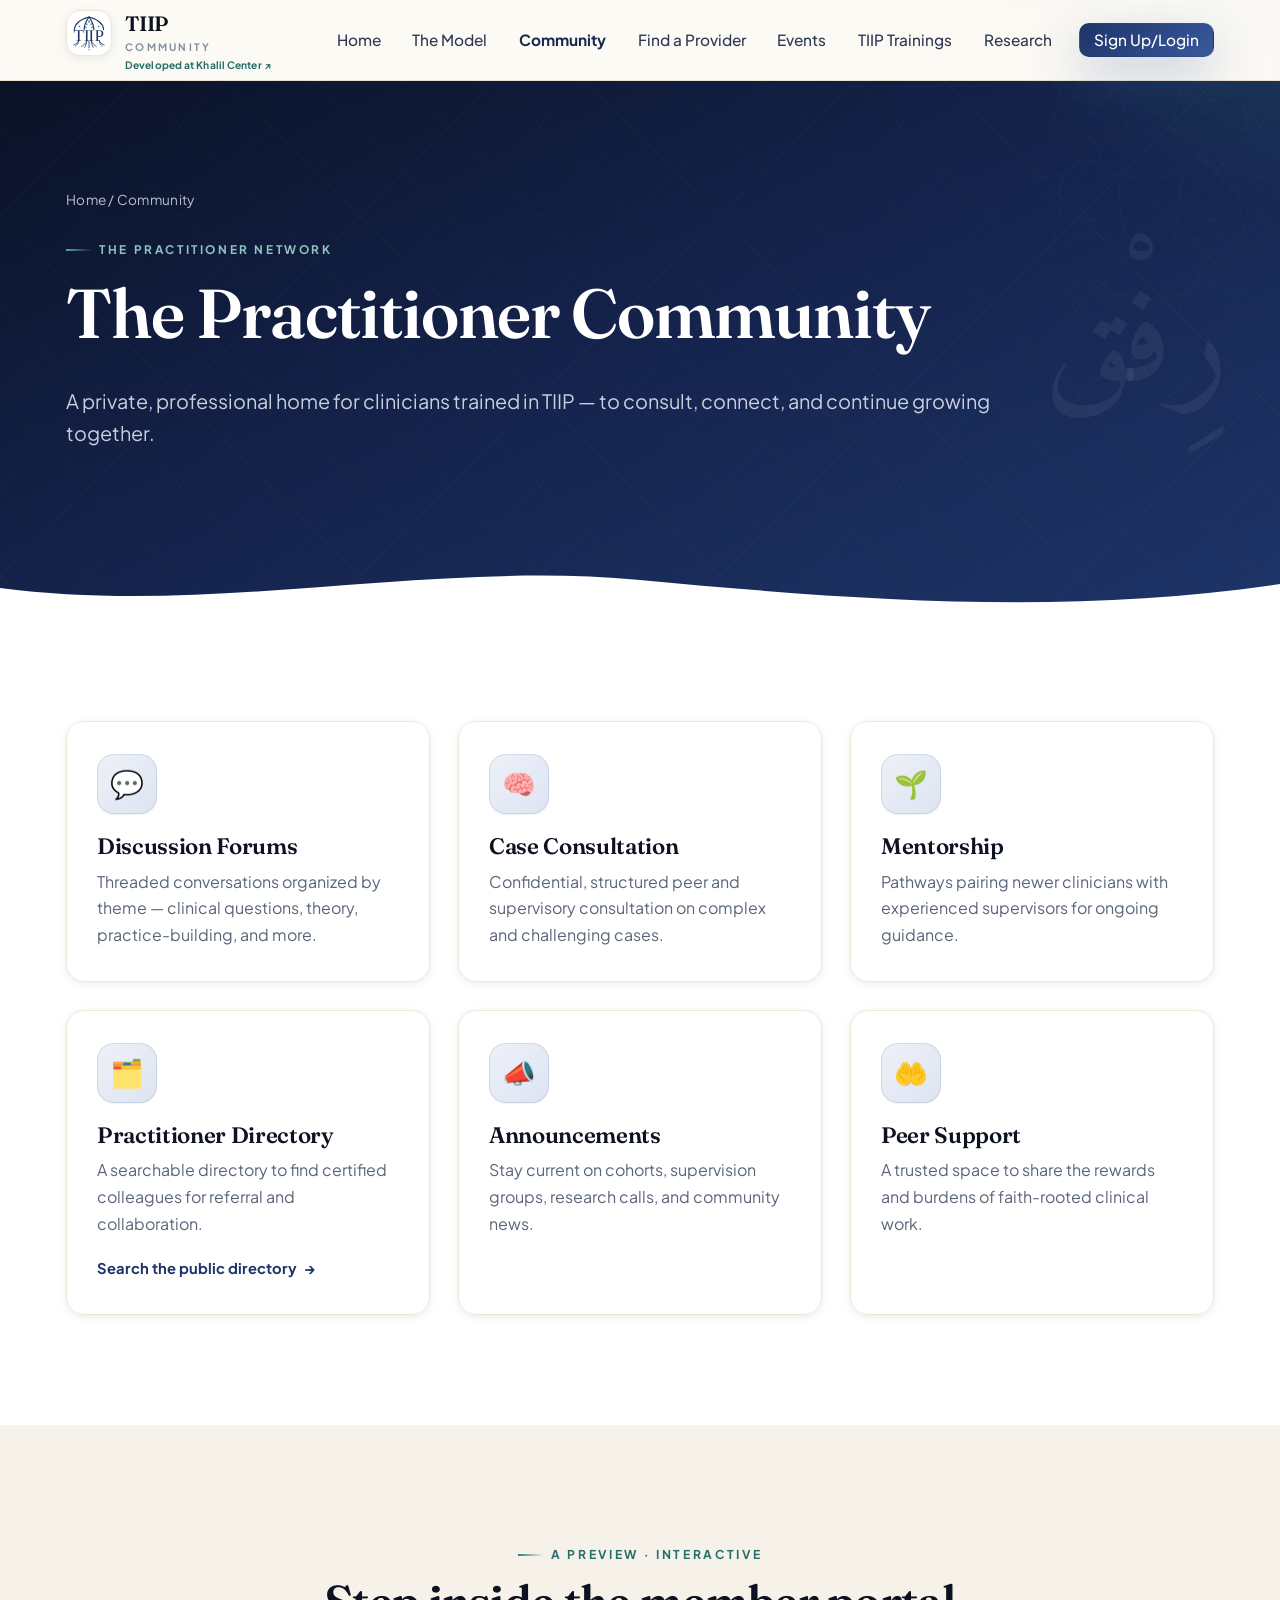
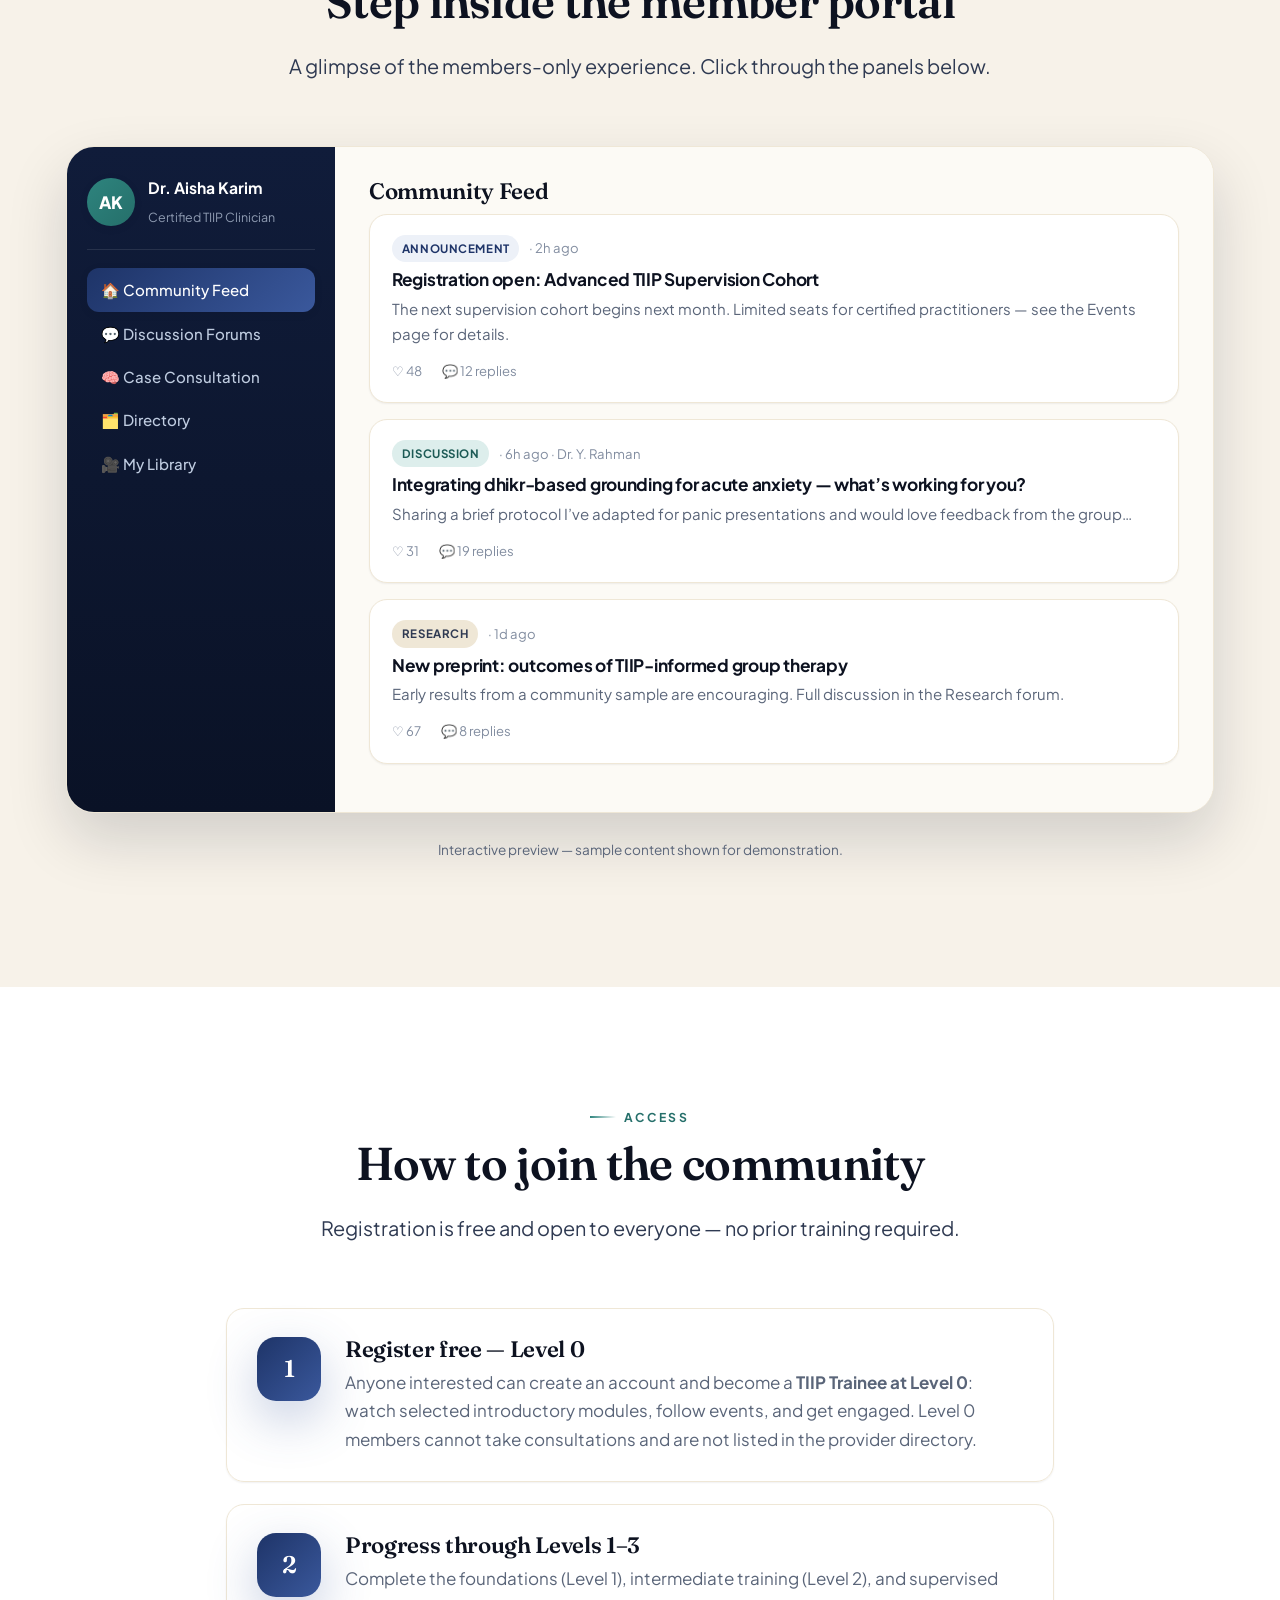
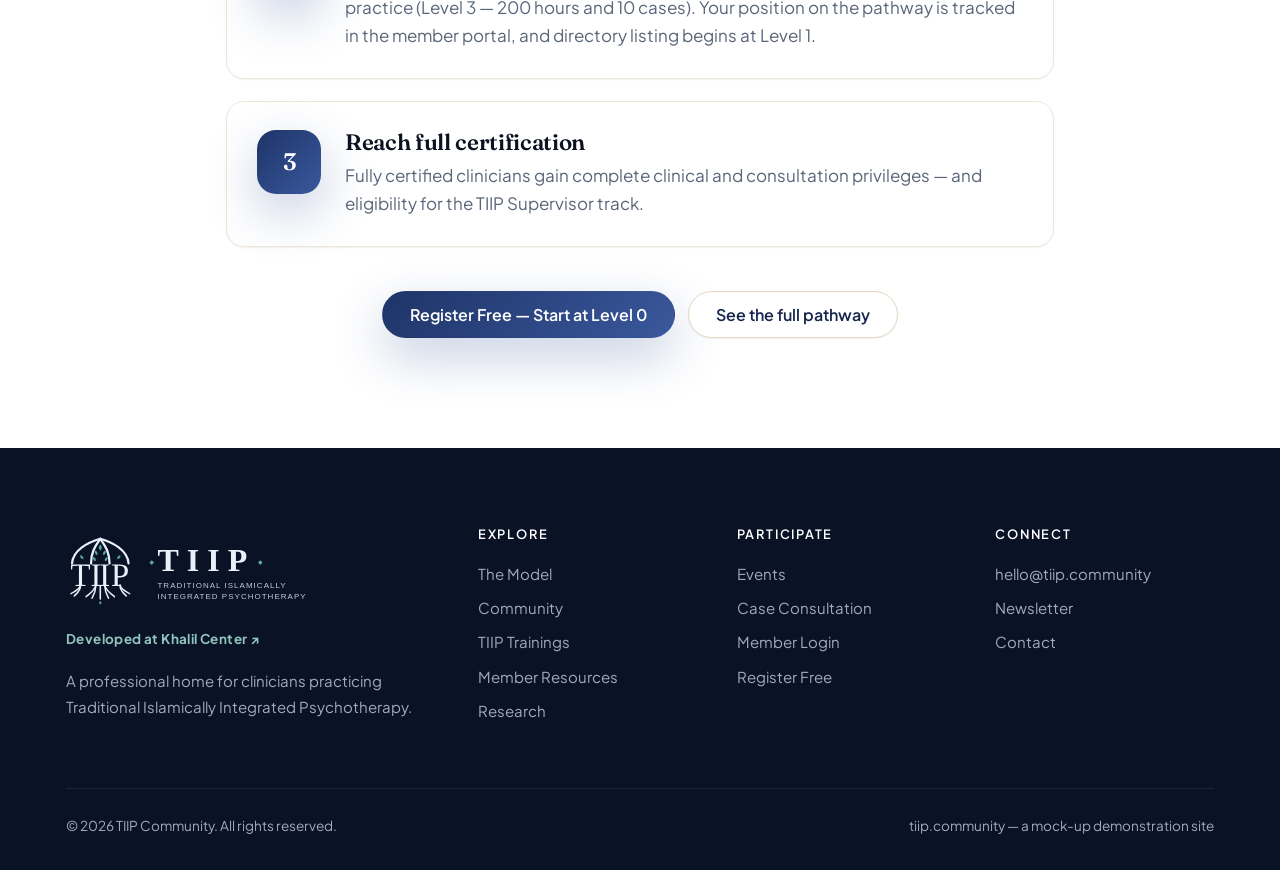
<file: community.html>
<!DOCTYPE html>
<html lang="en">
<head>
  <meta charset="UTF-8" />
  <meta name="viewport" content="width=device-width, initial-scale=1.0" />
  <script>document.documentElement.className+=" js";</script>
  <link rel="preconnect" href="https://fonts.googleapis.com">
  <link rel="preconnect" href="https://fonts.gstatic.com" crossorigin>
  <link href="https://fonts.googleapis.com/css2?family=Fraunces:ital,opsz,wght@0,9..144,400..700;1,9..144,400..600&family=Plus+Jakarta+Sans:wght@400;500;600;700;800&family=Amiri:ital@0;1&display=swap" rel="stylesheet">
  <title>Community — TIIP Community</title>
  <meta name="description" content="A private professional network for TIIP-trained clinicians: discussion forums, peer support, case consultation, mentorship, and a practitioner directory." />
  <meta name="theme-color" content="#101c3a" />
  <meta property="og:type" content="website" />
  <meta property="og:title" content="Community — TIIP Community" />
  <meta property="og:description" content="A private professional network for TIIP-trained clinicians: discussion forums, peer support, case consultation, mentorship, and a practitioner directory." />
  <meta property="og:site_name" content="TIIP Community" />
  <link rel="stylesheet" href="assets/css/style.css?v=5" />
  <link rel="icon" href="assets/img/favicon.svg" type="image/svg+xml" />
</head>
<body>
  <header class="site-header">
    <div class="container nav">
      <div class="brand-stack">
        <a class="brand" href="index.html"><img class="mark" src="assets/img/tiip-mark.svg" alt="" width="46" height="46" /><span><b>TIIP</b><span>Community</span></span></a>
        <a class="brand-khalil" href="https://khalilcenter.com" target="_blank" rel="noopener">Developed at Khalil Center ↗</a>
      </div>
      <button class="nav-toggle" aria-label="Toggle menu"><span></span></button>
      <ul class="nav-links">
        <li><a href="index.html">Home</a></li>
        <li><a href="model.html">The Model</a></li>
        <li><a href="community.html">Community</a></li>
        <li><a href="index.html#directory">Find a Provider</a></li>
        <li><a href="events.html">Events</a></li>
        <li><a href="trainings.html">TIIP Trainings</a></li>
        <li><a href="research.html">Research</a></li>
        <li class="nav-cta"><a class="btn btn-primary btn-sm" href="join.html">Sign Up/Login</a></li>
      </ul>
    </div>
  </header>

  <section class="page-head">
    <span class="girih deco" aria-hidden="true"></span>
    <div class="ph-ar" aria-hidden="true">رِفْق</div>
    <div class="container">
      <div class="breadcrumb"><a href="index.html">Home</a> / Community</div>
      <p class="page-head-eyebrow">The Practitioner Network</p>
      <h1>The Practitioner Community</h1>
      <p class="lead">A private, professional home for clinicians trained in TIIP — to consult, connect, and continue growing together.</p>
    </div>
    <div class="page-head-wave"><svg viewBox="0 0 1440 56" preserveAspectRatio="none" xmlns="http://www.w3.org/2000/svg"><path d="M0,32 C240,60 480,4 720,24 C960,44 1200,60 1440,28 L1440,56 L0,56 Z" fill="#ffffff"></path></svg></div>
  </section>

  <!-- VALUE PROPS -->
  <section class="bg-white">
    <div class="container">
      <div class="grid grid-3">
        <div class="card reveal"><div class="icon">💬</div><h3>Discussion Forums</h3><p>Threaded conversations organized by theme — clinical questions, theory, practice-building, and more.</p></div>
        <div class="card reveal"><div class="icon">🧠</div><h3>Case Consultation</h3><p>Confidential, structured peer and supervisory consultation on complex and challenging cases.</p></div>
        <div class="card reveal"><div class="icon">🌱</div><h3>Mentorship</h3><p>Pathways pairing newer clinicians with experienced supervisors for ongoing guidance.</p></div>
        <div class="card reveal"><div class="icon">🗂️</div><h3>Practitioner Directory</h3><p>A searchable directory to find certified colleagues for referral and collaboration.</p><a class="feature-link" href="index.html#directory">Search the public directory</a></div>
        <div class="card reveal"><div class="icon">📣</div><h3>Announcements</h3><p>Stay current on cohorts, supervision groups, research calls, and community news.</p></div>
        <div class="card reveal"><div class="icon">🤲</div><h3>Peer Support</h3><p>A trusted space to share the rewards and burdens of faith-rooted clinical work.</p></div>
      </div>
    </div>
  </section>

  <!-- PORTAL PREVIEW -->
  <section class="bg-cream">
    <div class="container">
      <div class="section-head reveal">
        <p class="eyebrow">A preview · interactive</p>
        <h2>Step inside the member portal</h2>
        <p class="lead muted">A glimpse of the members-only experience. Click through the panels below.</p>
      </div>

      <div class="portal reveal">
        <aside class="portal-aside">
          <div class="pa-user">
            <div class="pa-avatar">AK</div>
            <div><b>Dr. Aisha Karim</b><span>Certified TIIP Clinician</span></div>
          </div>
          <ul class="portal-nav">
            <li><button class="active" data-view="feed">🏠 Community Feed</button></li>
            <li><button data-view="forums">💬 Discussion Forums</button></li>
            <li><button data-view="consult">🧠 Case Consultation</button></li>
            <li><button data-view="directory">🗂️ Directory</button></li>
            <li><button data-view="library">🎥 My Library</button></li>
          </ul>
        </aside>

        <main class="portal-main">
          <!-- FEED -->
          <div class="portal-view active" data-view="feed">
            <h3>Community Feed</h3>
            <div class="thread">
              <div class="meta"><span class="tag teal">Announcement</span> · 2h ago</div>
              <h4>Registration open: Advanced TIIP Supervision Cohort</h4>
              <p>The next supervision cohort begins next month. Limited seats for certified practitioners — see the Events page for details.</p>
              <div class="foot"><span>♡ 48</span><span>💬 12 replies</span></div>
            </div>
            <div class="thread">
              <div class="meta"><span class="tag">Discussion</span> · 6h ago · Dr. Y. Rahman</div>
              <h4>Integrating dhikr-based grounding for acute anxiety — what’s working for you?</h4>
              <p>Sharing a brief protocol I’ve adapted for panic presentations and would love feedback from the group…</p>
              <div class="foot"><span>♡ 31</span><span>💬 19 replies</span></div>
            </div>
            <div class="thread">
              <div class="meta"><span class="tag sand">Research</span> · 1d ago</div>
              <h4>New preprint: outcomes of TIIP-informed group therapy</h4>
              <p>Early results from a community sample are encouraging. Full discussion in the Research forum.</p>
              <div class="foot"><span>♡ 67</span><span>💬 8 replies</span></div>
            </div>
          </div>

          <!-- FORUMS -->
          <div class="portal-view" data-view="forums">
            <h3>Discussion Forums</h3>
            <div class="thread"><div class="meta">📌 Clinical Practice · 214 threads</div><h4>Applying the model in session</h4><p>Techniques, formulation, and adaptations across presentations.</p></div>
            <div class="thread"><div class="meta">Theory &amp; Tradition · 86 threads</div><h4>Foundations of the soul model</h4><p>Discuss the classical sources and conceptual underpinnings of TIIP.</p></div>
            <div class="thread"><div class="meta">Ethics &amp; Boundaries · 53 threads</div><h4>Faith, consent, and the therapeutic frame</h4><p>Navigating spiritual content responsibly and ethically.</p></div>
            <div class="thread"><div class="meta">Building a Practice · 71 threads</div><h4>From training to thriving practice</h4><p>Referrals, supervision, and sustainability.</p></div>
          </div>

          <!-- CONSULTATION -->
          <div class="portal-view" data-view="consult">
            <h3>Case Consultation</h3>
            <p class="muted" style="font-size:.92rem;">Confidential, structured sessions. All cases are de-identified per community guidelines.</p>
            <div class="consult-card">
              <div class="badge-date"><b>02</b><span>Jul</span></div>
              <div><h4 style="margin:0 0 4px;font-family:var(--font-body);">Group Consultation · Trauma &amp; the heart</h4><p class="muted" style="margin:0;font-size:.9rem;">Facilitated by Dr. H. Saleh · 6 open seats · 60 min</p></div>
            </div>
            <div class="consult-card">
              <div class="badge-date"><b>09</b><span>Jul</span></div>
              <div><h4 style="margin:0 0 4px;font-family:var(--font-body);">Peer Pod · Mood &amp; meaning-making</h4><p class="muted" style="margin:0;font-size:.9rem;">Small-group format · 4 open seats · 75 min</p></div>
            </div>
            <div class="consult-card">
              <div class="badge-date"><b>16</b><span>Jul</span></div>
              <div><h4 style="margin:0 0 4px;font-family:var(--font-body);">1:1 Supervision slots</h4><p class="muted" style="margin:0;font-size:.9rem;">Book a private hour with a senior supervisor.</p></div>
            </div>
          </div>

          <!-- DIRECTORY -->
          <div class="portal-view" data-view="directory">
            <h3>Practitioner Directory</h3>
            <div class="thread flex center between"><div><h4 style="margin:0;">Dr. Aisha Karim</h4><p class="muted" style="margin:2px 0 0;font-size:.88rem;">London, UK · Anxiety, trauma · Fully Certified</p></div><span class="tag teal">Verified</span></div>
            <div class="thread flex center between"><div><h4 style="margin:0;">Yusuf Rahman, LPC</h4><p class="muted" style="margin:2px 0 0;font-size:.88rem;">Chicago, USA · Couples, mood · Level 3 Trainee</p></div><span class="tag teal">Verified</span></div>
            <div class="thread flex center between"><div><h4 style="margin:0;">Dr. Hana Saleh</h4><p class="muted" style="margin:2px 0 0;font-size:.88rem;">Toronto, CA · Trauma, supervision · Supervisor</p></div><span class="tag">Supervisor</span></div>
            <p class="mt-1" style="font-size:.9rem;"><a href="index.html#directory">Browse the full public provider directory →</a></p>
          </div>

          <!-- LIBRARY -->
          <div class="portal-view" data-view="library">
            <h3>My Library</h3>
            <div class="resource-row"><div class="ricon">🎥</div><div class="rinfo"><b>Foundations of TIIP — Module 1</b><span>In progress · 45 min remaining</span></div><a class="btn btn-outline btn-sm" href="portal.html#learning">Resume</a></div>
            <div class="resource-row"><div class="ricon">📄</div><div class="rinfo"><b>Holistic Intake &amp; Formulation Worksheet</b><span>PDF · saved</span></div><a class="btn btn-outline btn-sm" href="portal.html#learning">Open</a></div>
            <div class="resource-row"><div class="ricon">🔖</div><div class="rinfo"><b>Reading list: the diseases of the heart</b><span>Collection · 9 items</span></div><a class="btn btn-outline btn-sm" href="portal.html#learning">View</a></div>
          </div>
        </main>
      </div>
      <p class="text-center muted mt-2" style="font-size:.85rem;">Interactive preview — sample content shown for demonstration.</p>
    </div>
  </section>

  <!-- HOW TO JOIN -->
  <section class="bg-white">
    <div class="container" style="max-width:880px;">
      <div class="section-head reveal">
        <p class="eyebrow">Access</p>
        <h2>How to join the community</h2>
        <p class="lead muted">Registration is free and open to everyone — no prior training required.</p>
      </div>
      <div class="steps">
        <div class="step reveal"><div class="num">1</div><div><h3>Register free — Level 0</h3><p>Anyone interested can create an account and become a <strong>TIIP Trainee at Level 0</strong>: watch selected introductory modules, follow events, and get engaged. Level 0 members cannot take consultations and are not listed in the provider directory.</p></div></div>
        <div class="step reveal"><div class="num">2</div><div><h3>Progress through Levels 1–3</h3><p>Complete the foundations (Level 1), intermediate training (Level 2), and supervised practice (Level 3 — 200 hours and 10 cases). Your position on the pathway is tracked in the member portal, and directory listing begins at Level 1.</p></div></div>
        <div class="step reveal"><div class="num">3</div><div><h3>Reach full certification</h3><p>Fully certified clinicians gain complete clinical and consultation privileges — and eligibility for the TIIP Supervisor track.</p></div></div>
      </div>
      <div class="text-center mt-3">
        <a class="btn btn-primary" href="#" data-open-register>Register Free — Start at Level 0</a>
        <a class="btn btn-outline" href="index.html#pathway" style="margin-left:10px;">See the full pathway</a>
      </div>
    </div>
  </section>

  <footer class="site-footer">
    <div class="container">
      <div class="footer-grid">
        <div class="footer-brand">
          <a href="index.html" aria-label="TIIP Community home"><img class="logo-full" src="assets/img/tiip-logo-light.svg" alt="TIIP — Traditional Islamically Integrated Psychotherapy" width="320" height="74" /></a>
          <a class="dev-at" href="https://khalilcenter.com" target="_blank" rel="noopener">Developed at Khalil Center ↗</a>
          <p class="mt-1">A professional home for clinicians practicing Traditional Islamically Integrated Psychotherapy.</p>
        </div>
        <div><h4>Explore</h4><a href="model.html">The Model</a><a href="community.html">Community</a><a href="trainings.html">TIIP Trainings</a><a href="portal.html#learning">Member Resources</a><a href="research.html">Research</a></div>
        <div><h4>Participate</h4><a href="events.html">Events</a><a href="community.html">Case Consultation</a><a href="#" data-open-login>Member Login</a><a href="#" data-open-register>Register Free</a></div>
        <div><h4>Connect</h4><a href="mailto:hello@tiip.community">hello@tiip.community</a><a href="#">Newsletter</a><a href="#">Contact</a></div>
      </div>
      <div class="footer-bottom"><span>© <span id="year">2026</span> TIIP Community. All rights reserved.</span><span>tiip.community — a mock-up demonstration site</span></div>
    </div>
  </footer>

  <div class="modal-overlay" id="login-modal" role="dialog" aria-modal="true">
    <div class="modal modal-wrap">
      <button class="modal-close" data-close-login aria-label="Close">×</button>
      <h3>Member Login</h3>
      <div class="demo-pill">Demo only — this is a non-functional mock-up.</div>
      <form>
        <div class="field"><label>Email</label><input type="email" placeholder="you@practice.com" /></div>
        <div class="field"><label>Password</label><input type="password" placeholder="••••••••" /></div>
        <button class="btn btn-primary" type="submit">Sign In</button>
      </form>
      <p class="text-center mt-2" style="font-size:.85rem;"><a href="#" data-open-register>Not a member yet? Register free →</a></p>
    </div>
  </div>

  <div class="modal-overlay" id="register-modal" role="dialog" aria-modal="true">
    <div class="modal modal-wrap">
      <button class="modal-close" data-close-register aria-label="Close">×</button>
      <h3>Create Your Free Account</h3>
      <p class="text-center muted" style="font-size:.9rem;margin-top:-6px;">Open to everyone. New members begin as a <strong>TIIP Trainee — Level 0</strong>: watch starter modules and follow the community, then progress through Levels 1–3 to full certification.</p>
      <div class="demo-pill">Demo only — this is a non-functional mock-up.</div>
      <form>
        <div class="field"><label>Full name</label><input type="text" placeholder="Your name" /></div>
        <div class="field"><label>Email</label><input type="email" placeholder="you@example.com" /></div>
        <div class="field"><label>Password</label><input type="password" placeholder="••••••••" /></div>
        <button class="btn btn-primary" type="submit">Register — Start at Level 0</button>
      </form>
    </div>
  </div>

  <script src="assets/js/main.js?v=5"></script>
</body>
</html>
</file>
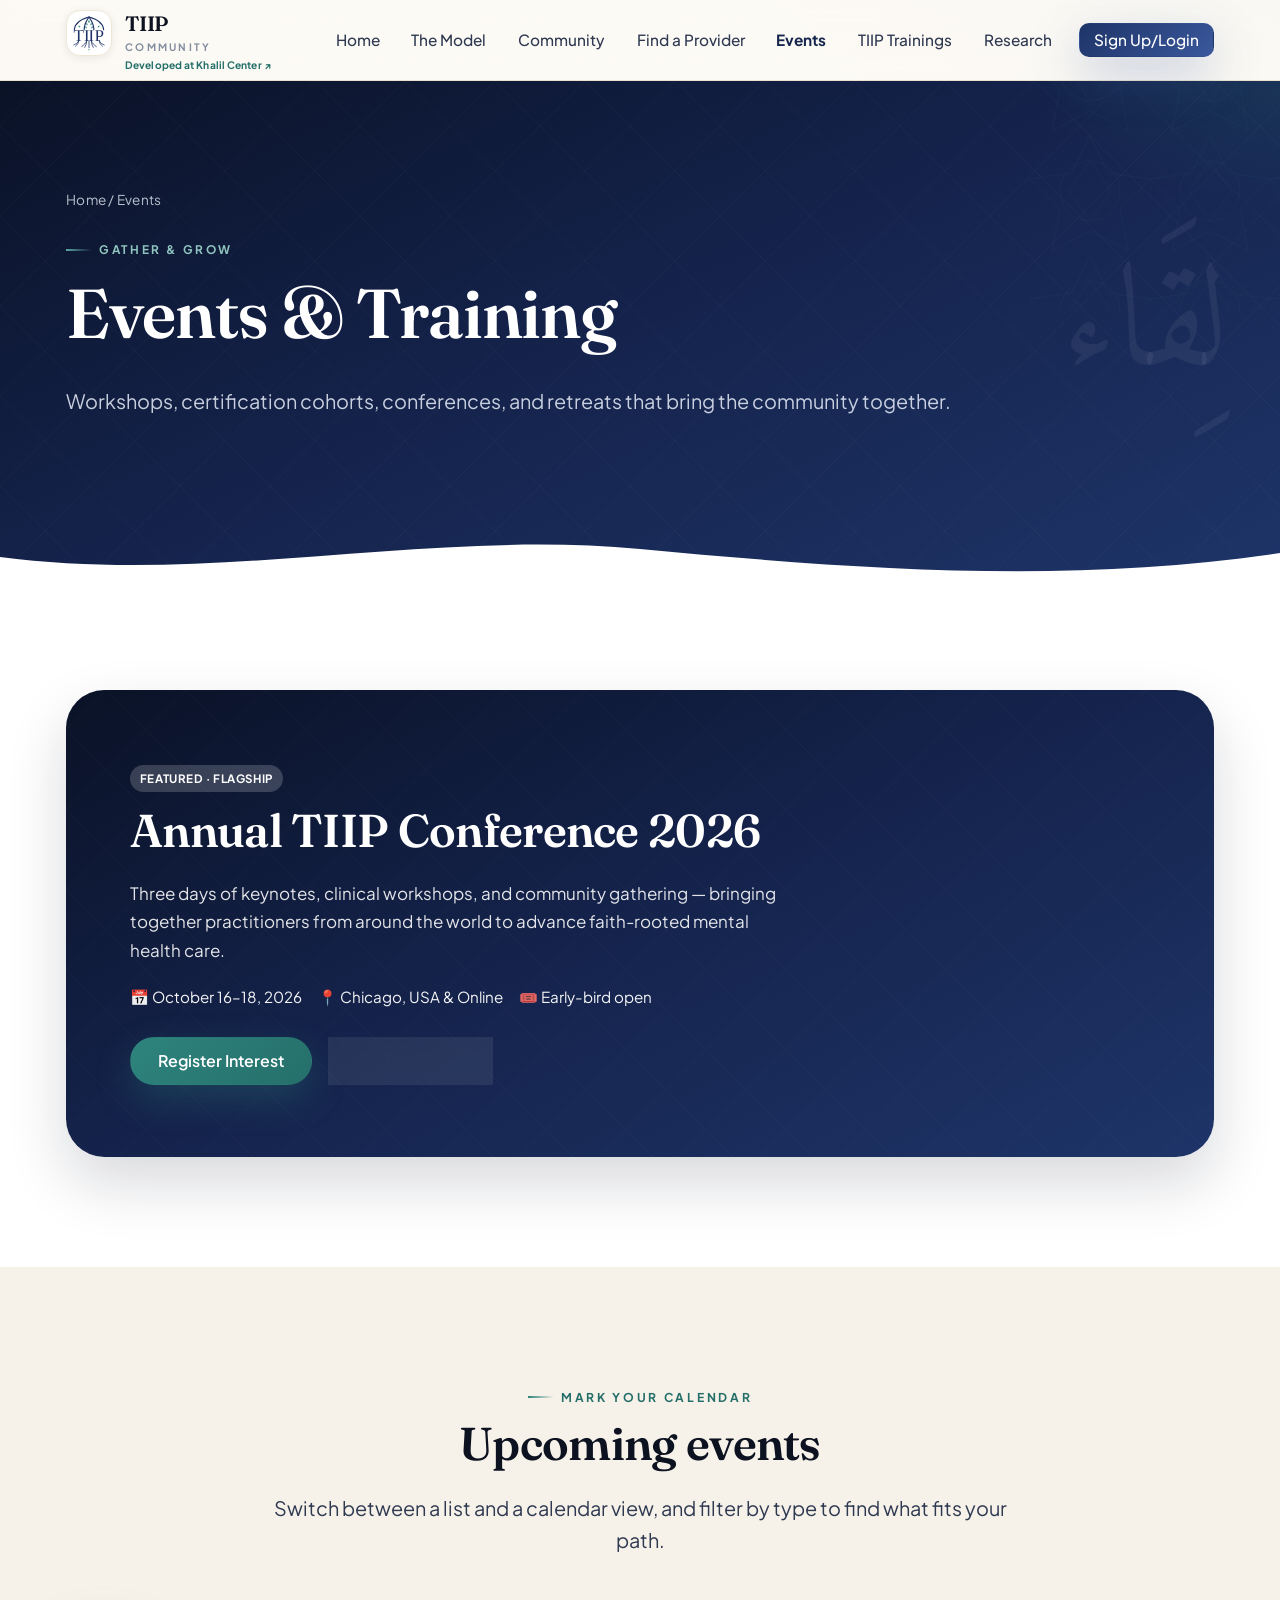
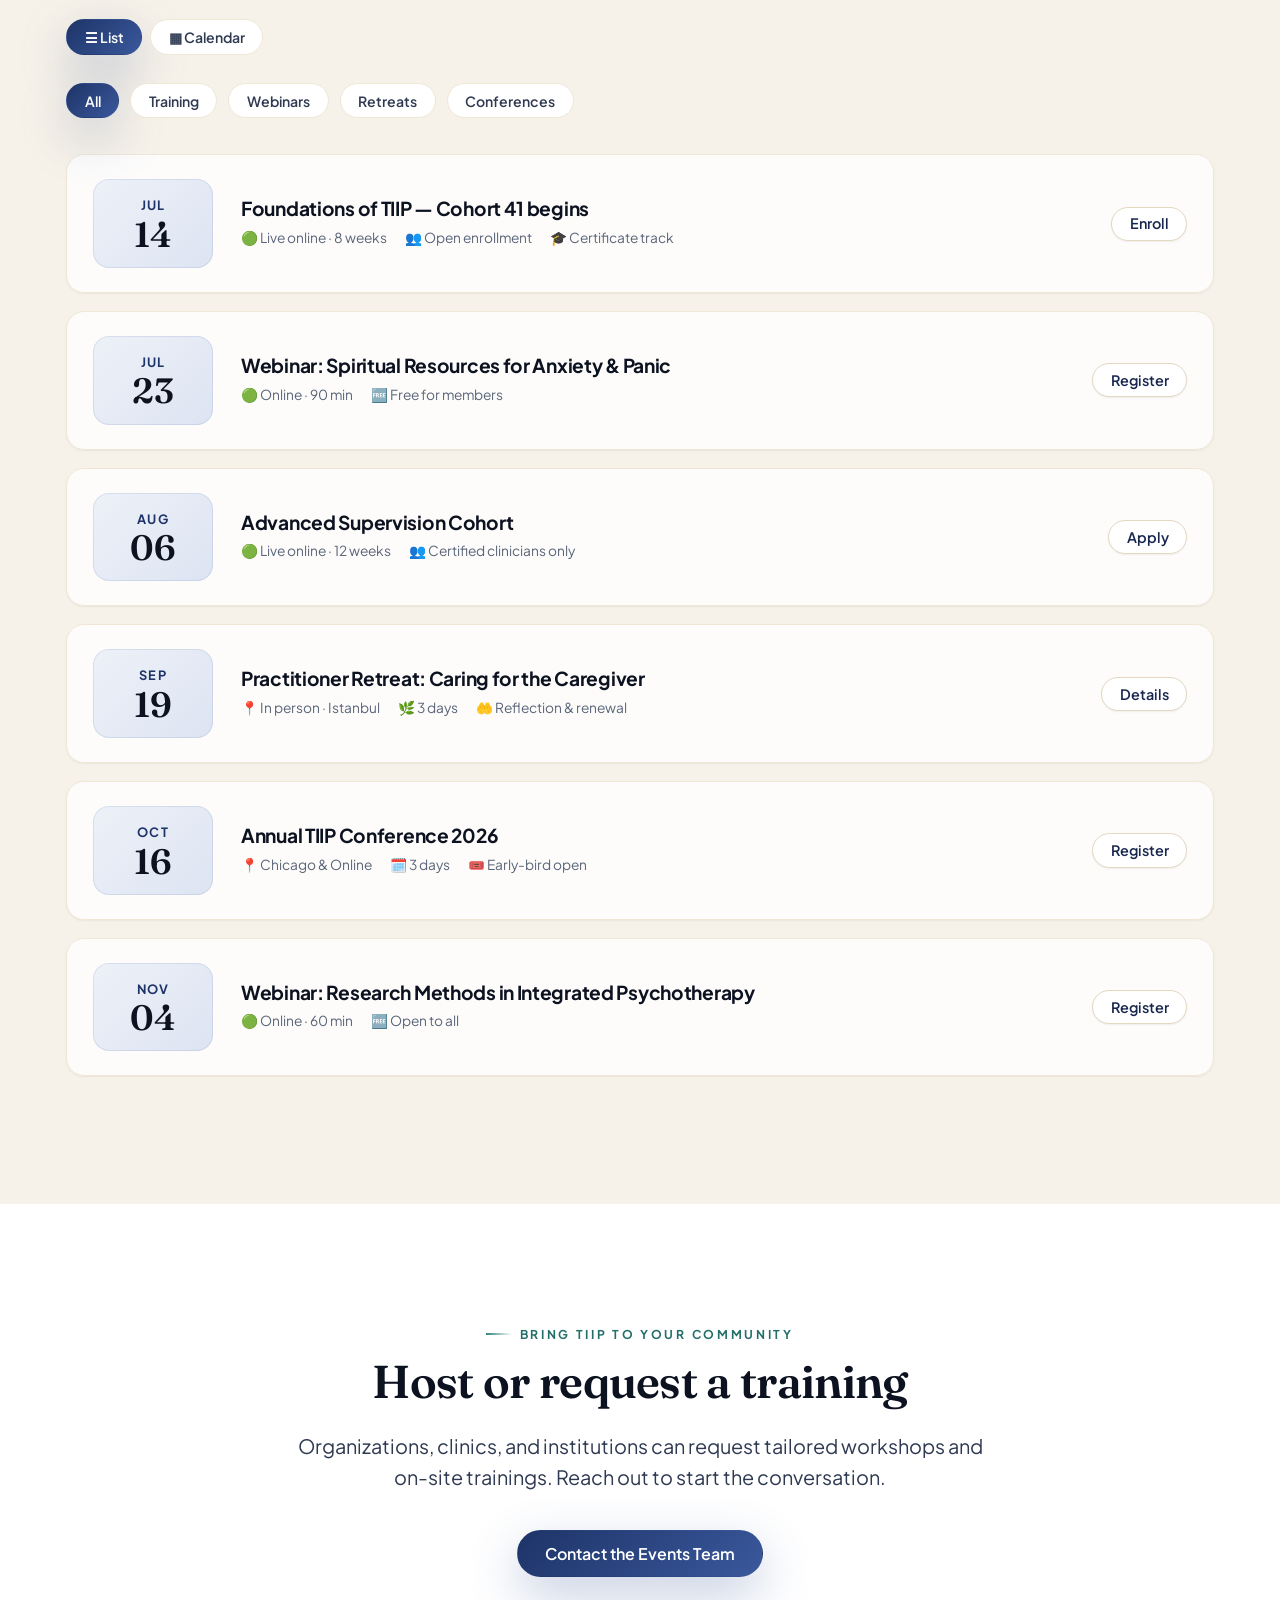
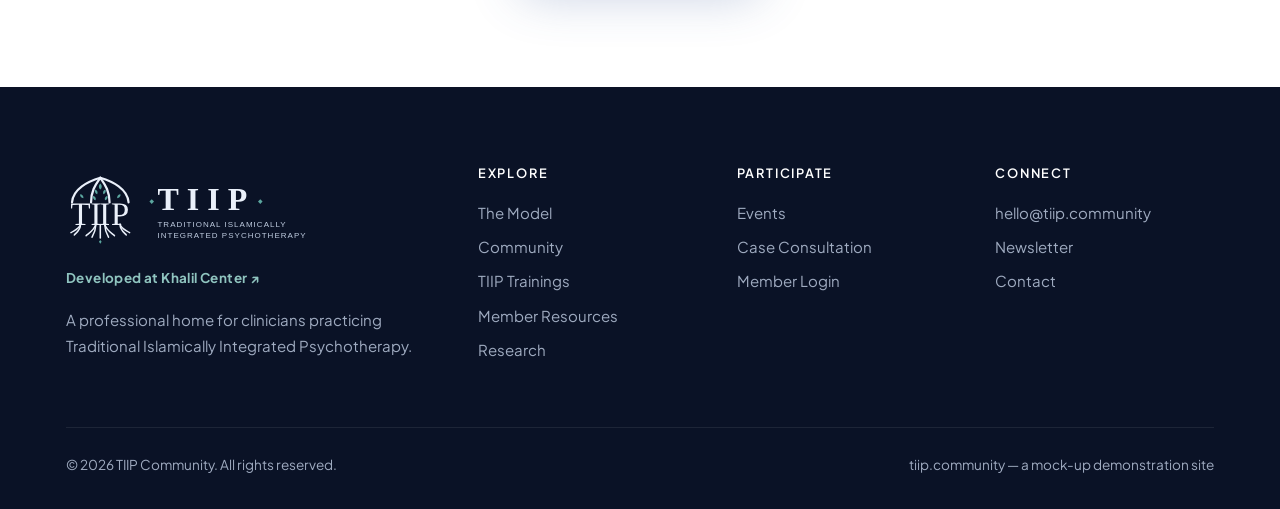
<file: events.html>
<!DOCTYPE html>
<html lang="en">
<head>
  <meta charset="UTF-8" />
  <meta name="viewport" content="width=device-width, initial-scale=1.0" />
  <script>document.documentElement.className+=" js";</script>
  <link rel="preconnect" href="https://fonts.googleapis.com">
  <link rel="preconnect" href="https://fonts.gstatic.com" crossorigin>
  <link href="https://fonts.googleapis.com/css2?family=Fraunces:ital,opsz,wght@0,9..144,400..700;1,9..144,400..600&family=Plus+Jakarta+Sans:wght@400;500;600;700;800&family=Amiri:ital@0;1&display=swap" rel="stylesheet">
  <title>Events — TIIP Community</title>
  <meta name="description" content="Upcoming TIIP workshops, training cohorts, conferences, retreats, and webinars for the practitioner community." />
  <meta name="theme-color" content="#101c3a" />
  <meta property="og:type" content="website" />
  <meta property="og:title" content="Events — TIIP Community" />
  <meta property="og:description" content="Upcoming TIIP workshops, training cohorts, conferences, retreats, and webinars for the practitioner community." />
  <meta property="og:site_name" content="TIIP Community" />
  <link rel="stylesheet" href="assets/css/style.css?v=5" />
  <link rel="icon" href="assets/img/favicon.svg" type="image/svg+xml" />
</head>
<body>
  <header class="site-header">
    <div class="container nav">
      <div class="brand-stack">
        <a class="brand" href="index.html"><img class="mark" src="assets/img/tiip-mark.svg" alt="" width="46" height="46" /><span><b>TIIP</b><span>Community</span></span></a>
        <a class="brand-khalil" href="https://khalilcenter.com" target="_blank" rel="noopener">Developed at Khalil Center ↗</a>
      </div>
      <button class="nav-toggle" aria-label="Toggle menu"><span></span></button>
      <ul class="nav-links">
        <li><a href="index.html">Home</a></li>
        <li><a href="model.html">The Model</a></li>
        <li><a href="community.html">Community</a></li>
        <li><a href="index.html#directory">Find a Provider</a></li>
        <li><a href="events.html">Events</a></li>
        <li><a href="trainings.html">TIIP Trainings</a></li>
        <li><a href="research.html">Research</a></li>
        <li class="nav-cta"><a class="btn btn-primary btn-sm" href="join.html">Sign Up/Login</a></li>
      </ul>
    </div>
  </header>

  <section class="page-head">
    <span class="girih deco" aria-hidden="true"></span>
    <div class="ph-ar" aria-hidden="true">لِقَاء</div>
    <div class="container">
      <div class="breadcrumb"><a href="index.html">Home</a> / Events</div>
      <p class="page-head-eyebrow">Gather &amp; Grow</p>
      <h1>Events &amp; Training</h1>
      <p class="lead">Workshops, certification cohorts, conferences, and retreats that bring the community together.</p>
    </div>
    <div class="page-head-wave"><svg viewBox="0 0 1440 56" preserveAspectRatio="none" xmlns="http://www.w3.org/2000/svg"><path d="M0,32 C240,60 480,4 720,24 C960,44 1200,60 1440,28 L1440,56 L0,56 Z" fill="#ffffff"></path></svg></div>
  </section>

  <!-- FEATURED -->
  <section class="bg-white">
    <div class="container">
      <div class="cta-band reveal" style="text-align:left;">
        <span class="tag" style="background:rgba(255,255,255,.18);color:#fff;">Featured · Flagship</span>
        <h2 class="mt-1">Annual TIIP Conference 2026</h2>
        <p style="margin-left:0;">Three days of keynotes, clinical workshops, and community gathering — bringing together practitioners from around the world to advance faith-rooted mental health care.</p>
        <div class="flex gap wrap" style="margin-top:10px;font-size:.95rem;opacity:.95;">
          <span>📅 October 16–18, 2026</span><span>📍 Chicago, USA &amp; Online</span><span>🎟️ Early-bird open</span>
        </div>
        <div class="cta-actions" style="justify-content:flex-start;">
          <a class="btn btn-gold" href="#" data-open-login>Register Interest</a>
          <a class="btn btn-ghost" href="#">View Program</a>
        </div>
      </div>
    </div>
  </section>

  <!-- UPCOMING LIST -->
  <section class="bg-cream">
    <div class="container">
      <div class="section-head reveal">
        <p class="eyebrow">Mark your calendar</p>
        <h2>Upcoming events</h2>
        <p class="lead muted">Switch between a list and a calendar view, and filter by type to find what fits your path.</p>
      </div>

      <div class="ev-viewtoggle reveal">
        <button class="chip active" type="button" data-ev-view="list">☰ List</button>
        <button class="chip" type="button" data-ev-view="calendar">▦ Calendar</button>
      </div>

      <div id="ev-list-view">
      <div class="chips reveal" data-filter-group>
        <button class="chip active" data-filter="all">All</button>
        <button class="chip" data-filter="training">Training</button>
        <button class="chip" data-filter="webinar">Webinars</button>
        <button class="chip" data-filter="retreat">Retreats</button>
        <button class="chip" data-filter="conference">Conferences</button>
      </div>

      <div data-cat="training" class="event-item reveal">
        <div class="ev-date"><div class="m">Jul</div><div class="d">14</div></div>
        <div class="ev-info"><h4>Foundations of TIIP — Cohort 41 begins</h4><div class="ev-meta"><span>🟢 Live online · 8 weeks</span><span>👥 Open enrollment</span><span>🎓 Certificate track</span></div></div>
        <div class="ev-cta"><a class="btn btn-outline btn-sm" href="#" data-open-login>Enroll</a></div>
      </div>

      <div data-cat="webinar" class="event-item reveal">
        <div class="ev-date"><div class="m">Jul</div><div class="d">23</div></div>
        <div class="ev-info"><h4>Webinar: Spiritual Resources for Anxiety &amp; Panic</h4><div class="ev-meta"><span>🟢 Online · 90 min</span><span>🆓 Free for members</span></div></div>
        <div class="ev-cta"><a class="btn btn-outline btn-sm" href="#" data-open-login>Register</a></div>
      </div>

      <div data-cat="training" class="event-item reveal">
        <div class="ev-date"><div class="m">Aug</div><div class="d">06</div></div>
        <div class="ev-info"><h4>Advanced Supervision Cohort</h4><div class="ev-meta"><span>🟢 Live online · 12 weeks</span><span>👥 Certified clinicians only</span></div></div>
        <div class="ev-cta"><a class="btn btn-outline btn-sm" href="#" data-open-login>Apply</a></div>
      </div>

      <div data-cat="retreat" class="event-item reveal">
        <div class="ev-date"><div class="m">Sep</div><div class="d">19</div></div>
        <div class="ev-info"><h4>Practitioner Retreat: Caring for the Caregiver</h4><div class="ev-meta"><span>📍 In person · Istanbul</span><span>🌿 3 days</span><span>🤲 Reflection &amp; renewal</span></div></div>
        <div class="ev-cta"><a class="btn btn-outline btn-sm" href="#" data-open-login>Details</a></div>
      </div>

      <div data-cat="conference" class="event-item reveal">
        <div class="ev-date"><div class="m">Oct</div><div class="d">16</div></div>
        <div class="ev-info"><h4>Annual TIIP Conference 2026</h4><div class="ev-meta"><span>📍 Chicago &amp; Online</span><span>🗓️ 3 days</span><span>🎟️ Early-bird open</span></div></div>
        <div class="ev-cta"><a class="btn btn-outline btn-sm" href="#" data-open-login>Register</a></div>
      </div>

      <div data-cat="webinar" class="event-item reveal">
        <div class="ev-date"><div class="m">Nov</div><div class="d">04</div></div>
        <div class="ev-info"><h4>Webinar: Research Methods in Integrated Psychotherapy</h4><div class="ev-meta"><span>🟢 Online · 60 min</span><span>🆓 Open to all</span></div></div>
        <div class="ev-cta"><a class="btn btn-outline btn-sm" href="#" data-open-login>Register</a></div>
      </div>
      </div><!-- /#ev-list-view -->

      <div id="ev-calendar-view" class="reveal" hidden></div>
    </div>
  </section>

  <!-- HOST CTA -->
  <section class="bg-white">
    <div class="container" style="max-width:760px;text-align:center;">
      <div class="reveal">
        <p class="eyebrow">Bring TIIP to your community</p>
        <h2>Host or request a training</h2>
        <p class="lead muted">Organizations, clinics, and institutions can request tailored workshops and on-site trainings. Reach out to start the conversation.</p>
        <a class="btn btn-primary mt-1" href="mailto:events@tiip.community">Contact the Events Team</a>
      </div>
    </div>
  </section>

  <footer class="site-footer">
    <div class="container">
      <div class="footer-grid">
        <div class="footer-brand">
          <a href="index.html" aria-label="TIIP Community home"><img class="logo-full" src="assets/img/tiip-logo-light.svg" alt="TIIP — Traditional Islamically Integrated Psychotherapy" width="320" height="74" /></a>
          <a class="dev-at" href="https://khalilcenter.com" target="_blank" rel="noopener">Developed at Khalil Center ↗</a>
          <p class="mt-1">A professional home for clinicians practicing Traditional Islamically Integrated Psychotherapy.</p>
        </div>
        <div><h4>Explore</h4><a href="model.html">The Model</a><a href="community.html">Community</a><a href="trainings.html">TIIP Trainings</a><a href="portal.html#learning">Member Resources</a><a href="research.html">Research</a></div>
        <div><h4>Participate</h4><a href="events.html">Events</a><a href="community.html">Case Consultation</a><a href="#" data-open-login>Member Login</a></div>
        <div><h4>Connect</h4><a href="mailto:hello@tiip.community">hello@tiip.community</a><a href="#">Newsletter</a><a href="#">Contact</a></div>
      </div>
      <div class="footer-bottom"><span>© <span id="year">2026</span> TIIP Community. All rights reserved.</span><span>tiip.community — a mock-up demonstration site</span></div>
    </div>
  </footer>

  <div class="modal-overlay" id="login-modal" role="dialog" aria-modal="true">
    <div class="modal modal-wrap">
      <button class="modal-close" data-close-login aria-label="Close">×</button>
      <h3>Member Login</h3>
      <div class="demo-pill">Demo only — this is a non-functional mock-up.</div>
      <form>
        <div class="field"><label>Email</label><input type="email" placeholder="you@practice.com" /></div>
        <div class="field"><label>Password</label><input type="password" placeholder="••••••••" /></div>
        <button class="btn btn-primary" type="submit">Sign In</button>
      </form>
    </div>
  </div>

  <script src="assets/js/main.js?v=5"></script>
  <script src="assets/js/events.js?v=5"></script>
</body>
</html>
</file>
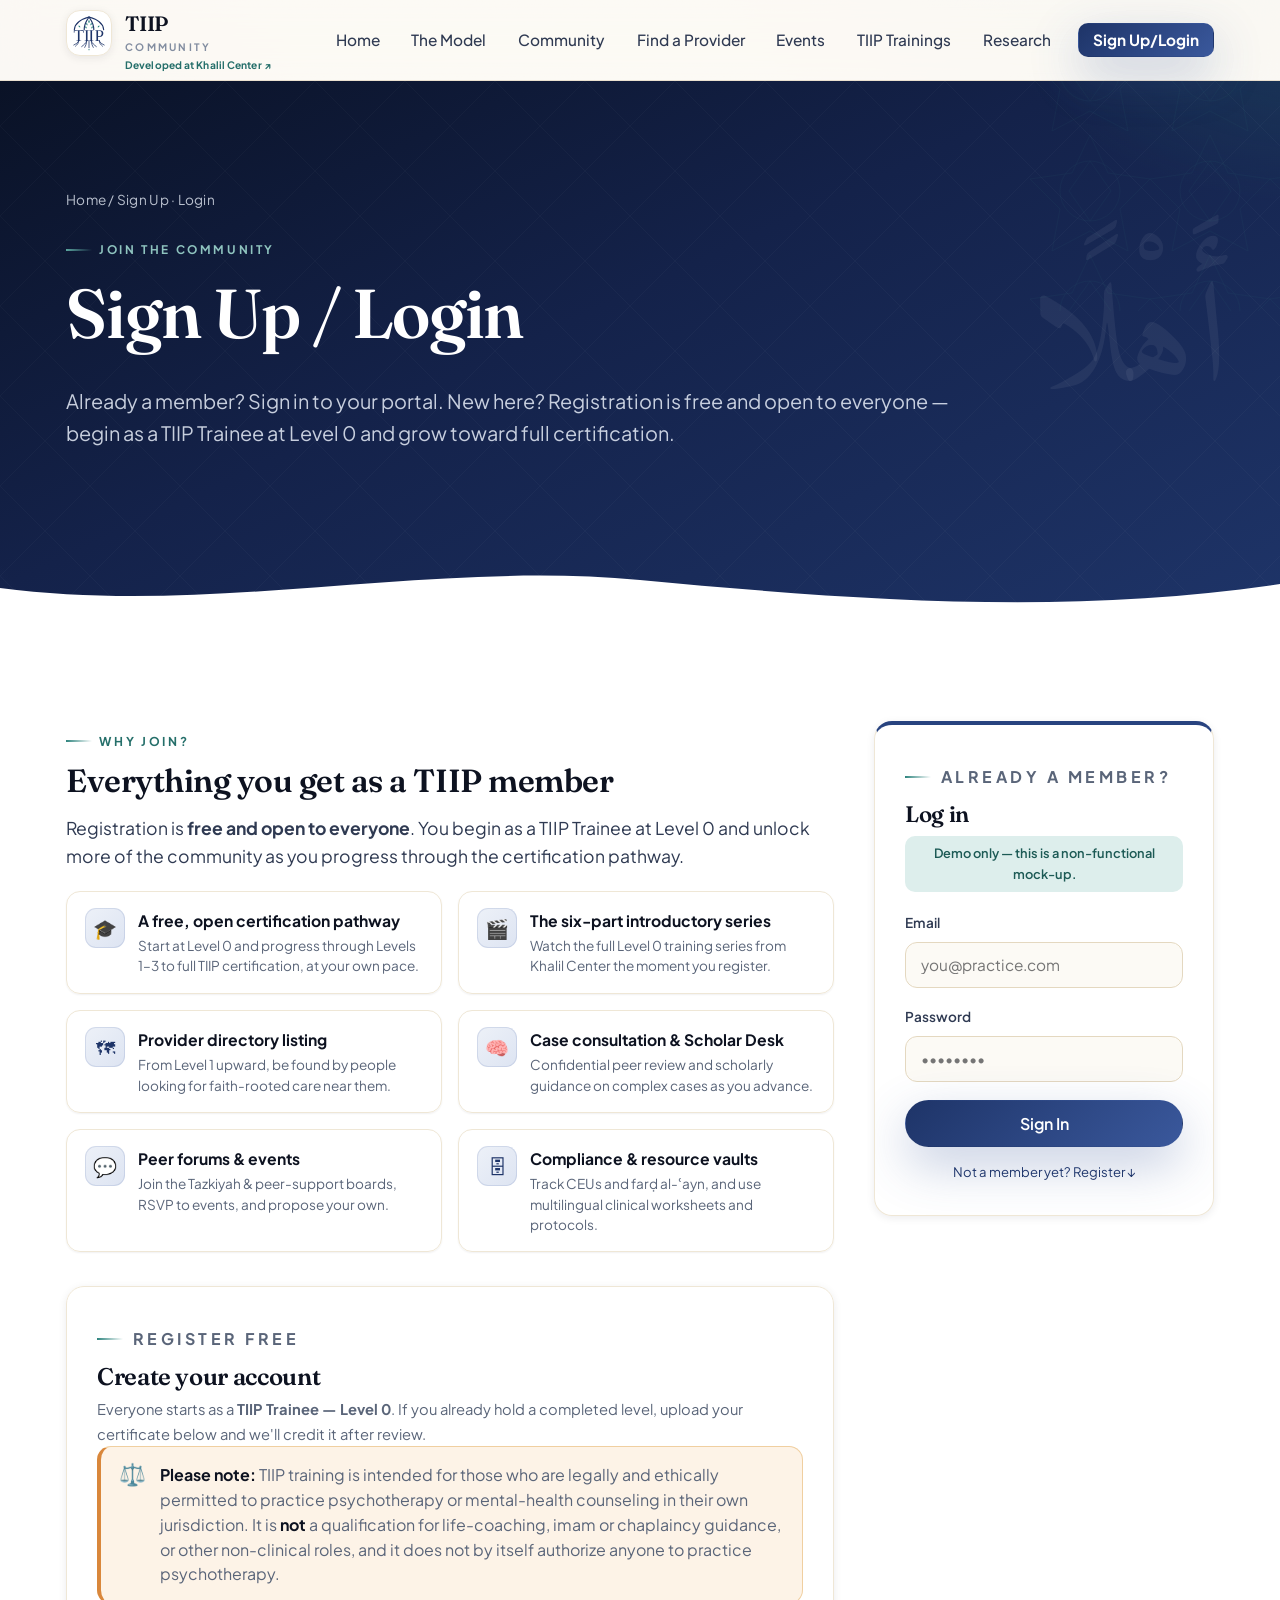
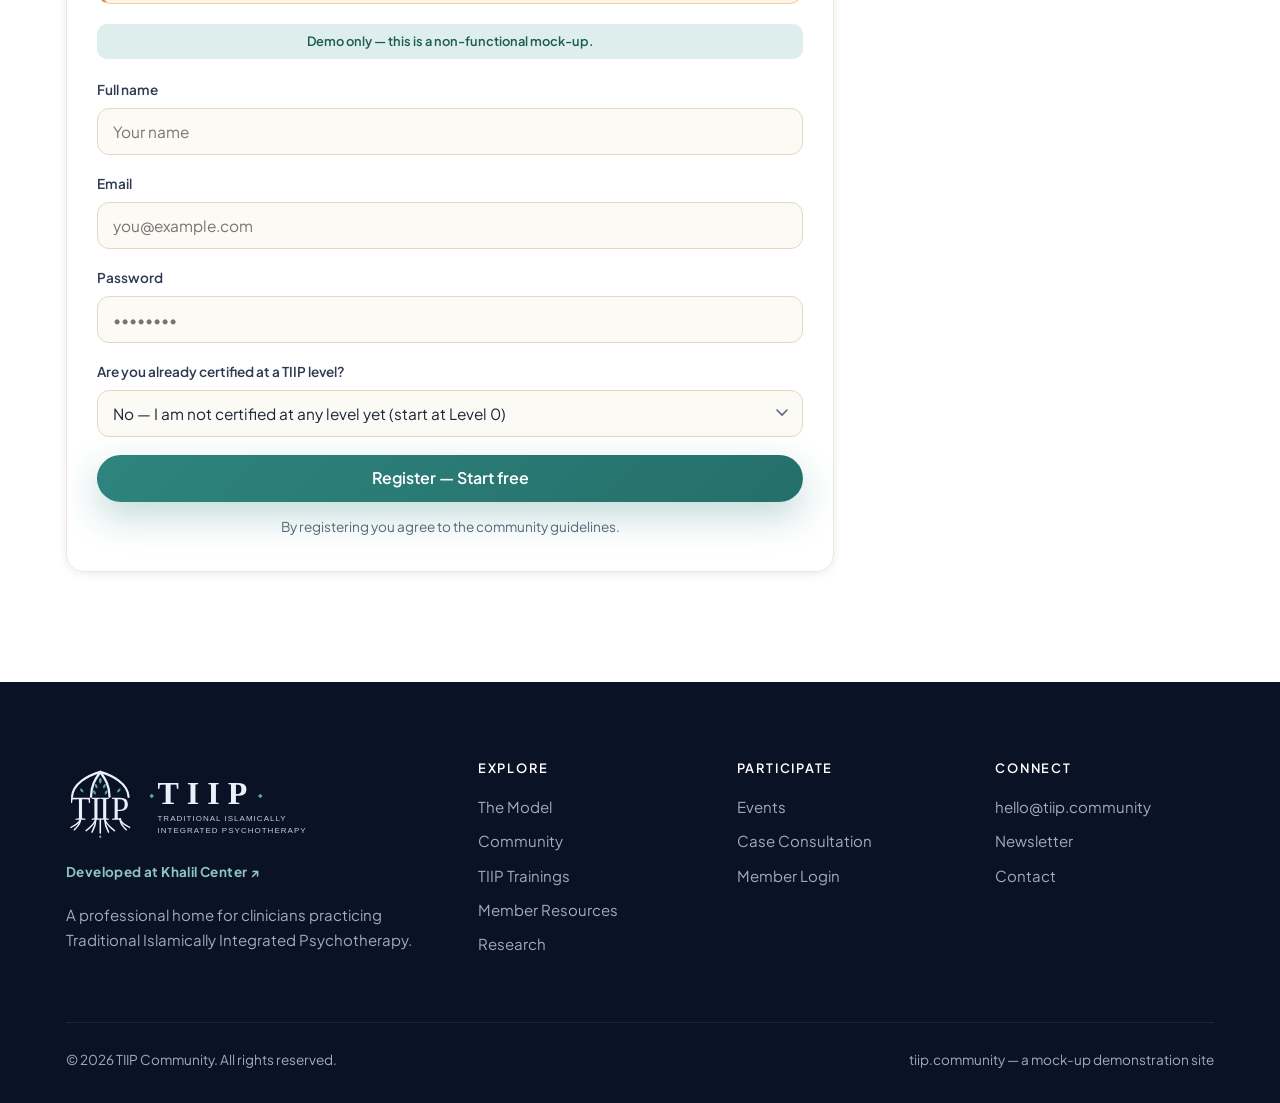
<file: join.html>
<!DOCTYPE html>
<html lang="en">
<head>
  <meta charset="UTF-8" />
  <meta name="viewport" content="width=device-width, initial-scale=1.0" />
  <script>document.documentElement.className+=" js";</script>
  <link rel="preconnect" href="https://fonts.googleapis.com">
  <link rel="preconnect" href="https://fonts.gstatic.com" crossorigin>
  <link href="https://fonts.googleapis.com/css2?family=Fraunces:ital,opsz,wght@0,9..144,400..700;1,9..144,400..600&family=Plus+Jakarta+Sans:wght@400;500;600;700;800&family=Amiri:ital@0;1&display=swap" rel="stylesheet">
  <title>Sign Up / Login — TIIP Community</title>
  <meta name="description" content="Log in to the TIIP member portal, or register free to join the Traditional Islamically Integrated Psychotherapy community and begin the certification pathway." />
  <meta name="theme-color" content="#101c3a" />
  <meta property="og:type" content="website" />
  <meta property="og:title" content="Sign Up / Login — TIIP Community" />
  <meta property="og:description" content="Log in to the TIIP member portal, or register free to join the TIIP community." />
  <meta property="og:site_name" content="TIIP Community" />
  <link rel="stylesheet" href="assets/css/style.css?v=5" />
  <link rel="icon" href="assets/img/favicon.svg" type="image/svg+xml" />
</head>
<body>
  <header class="site-header">
    <div class="container nav">
      <div class="brand-stack">
        <a class="brand" href="index.html"><img class="mark" src="assets/img/tiip-mark.svg" alt="" width="46" height="46" /><span><b>TIIP</b><span>Community</span></span></a>
        <a class="brand-khalil" href="https://khalilcenter.com" target="_blank" rel="noopener">Developed at Khalil Center ↗</a>
      </div>
      <button class="nav-toggle" aria-label="Toggle menu"><span></span></button>
      <ul class="nav-links">
        <li><a href="index.html">Home</a></li>
        <li><a href="model.html">The Model</a></li>
        <li><a href="community.html">Community</a></li>
        <li><a href="index.html#directory">Find a Provider</a></li>
        <li><a href="events.html">Events</a></li>
        <li><a href="trainings.html">TIIP Trainings</a></li>
        <li><a href="research.html">Research</a></li>
        <li class="nav-cta"><a class="btn btn-primary btn-sm" href="join.html">Sign Up/Login</a></li>
      </ul>
    </div>
  </header>

  <section class="page-head">
    <span class="girih deco" aria-hidden="true"></span>
    <div class="ph-ar" aria-hidden="true">أَهْلًا</div>
    <div class="container">
      <div class="breadcrumb"><a href="index.html">Home</a> / Sign Up · Login</div>
      <p class="page-head-eyebrow">Join the community</p>
      <h1>Sign Up / Login</h1>
      <p class="lead">Already a member? Sign in to your portal. New here? Registration is free and open to everyone — begin as a TIIP Trainee at Level 0 and grow toward full certification.</p>
    </div>
    <div class="page-head-wave"><svg viewBox="0 0 1440 56" preserveAspectRatio="none" xmlns="http://www.w3.org/2000/svg"><path d="M0,32 C240,60 480,4 720,24 C960,44 1200,60 1440,28 L1440,56 L0,56 Z" fill="#ffffff"></path></svg></div>
  </section>

  <section class="bg-white">
    <div class="container">
      <div class="join-layout">

        <!-- MAIN: benefits + registration -->
        <div class="join-main reveal">
          <p class="eyebrow">Why join?</p>
          <h2 style="font-size:2rem;">Everything you get as a TIIP member</h2>
          <p class="lead muted" style="font-size:1.1rem;">Registration is <strong>free and open to everyone</strong>. You begin as a TIIP Trainee at Level 0 and unlock more of the community as you progress through the certification pathway.</p>

          <div class="join-benefits">
            <div class="join-benefit"><span class="bi" aria-hidden="true">🎓</span><span><b>A free, open certification pathway</b><small>Start at Level 0 and progress through Levels 1–3 to full TIIP certification, at your own pace.</small></span></div>
            <div class="join-benefit"><span class="bi" aria-hidden="true">🎬</span><span><b>The six-part introductory series</b><small>Watch the full Level 0 training series from Khalil Center the moment you register.</small></span></div>
            <div class="join-benefit"><span class="bi" aria-hidden="true">🗺</span><span><b>Provider directory listing</b><small>From Level 1 upward, be found by people looking for faith-rooted care near them.</small></span></div>
            <div class="join-benefit"><span class="bi" aria-hidden="true">🧠</span><span><b>Case consultation &amp; Scholar Desk</b><small>Confidential peer review and scholarly guidance on complex cases as you advance.</small></span></div>
            <div class="join-benefit"><span class="bi" aria-hidden="true">💬</span><span><b>Peer forums &amp; events</b><small>Join the Tazkiyah &amp; peer-support boards, RSVP to events, and propose your own.</small></span></div>
            <div class="join-benefit"><span class="bi" aria-hidden="true">🗄</span><span><b>Compliance &amp; resource vaults</b><small>Track CEUs and farḍ al-ʿayn, and use multilingual clinical worksheets and protocols.</small></span></div>
          </div>

          <div class="card" id="register">
            <p class="eyebrow" style="margin-bottom:.7em;">Register free</p>
            <h3 style="margin-top:0;font-size:1.5rem;">Create your account</h3>
            <p class="muted" style="font-size:.92rem;margin-top:-4px;">Everyone starts as a <strong>TIIP Trainee — Level 0</strong>. If you already hold a completed level, upload your certificate below and we'll credit it after review.</p>

            <div class="notice warn" style="margin-bottom:20px;">
              <span class="ni" aria-hidden="true">⚖️</span>
              <p><strong>Please note:</strong> TIIP training is intended for those who are legally and ethically permitted to practice psychotherapy or mental-health counseling in their own jurisdiction. It is <strong>not</strong> a qualification for life-coaching, imam or chaplaincy guidance, or other non-clinical roles, and it does not by itself authorize anyone to practice psychotherapy.</p>
            </div>

            <form class="join-form" id="register-form">
              <div class="demo-pill" id="reg-status">Demo only — this is a non-functional mock-up.</div>
              <div class="field"><label for="jr-name">Full name</label><input type="text" id="jr-name" placeholder="Your name" required /></div>
              <div class="field"><label for="jr-email">Email</label><input type="email" id="jr-email" placeholder="you@example.com" required /></div>
              <div class="field"><label for="jr-pass">Password</label><input type="password" id="jr-pass" placeholder="••••••••" required /></div>

              <div class="field">
                <label for="jr-level">Are you already certified at a TIIP level?</label>
                <select id="jr-level">
                  <option value="">No — I am not certified at any level yet (start at Level 0)</option>
                  <option value="1">Yes — I am certified at Level 1</option>
                  <option value="2">Yes — I am certified at Level 2</option>
                  <option value="3">Yes — I am fully certified (Level 3)</option>
                </select>
              </div>

              <!-- Certificate upload only appears once a completed level is selected. -->
              <div class="field" id="jr-cert-field" hidden>
                <label for="jr-cert">Upload your Level <span id="jr-cert-lvl"></span> certificate <em>(required)</em></label>
                <input type="file" id="jr-cert" accept=".pdf,.png,.jpg,.jpeg" />
                <p class="hint">Accepted: PDF, PNG, or JPG. An admin verifies your certificate before that level is certified on your account — until then you start as a trainee.</p>
              </div>

              <button class="btn btn-gold" type="submit">Register — Start free</button>
              <p class="text-center mt-1" style="font-size:.85rem;">By registering you agree to the community guidelines.</p>
            </form>
          </div>
        </div><!-- /.join-main -->

        <!-- SIDE: login box -->
        <aside class="join-side reveal">
          <div class="card join-login">
            <p class="eyebrow" style="margin-bottom:.7em;">Already a member?</p>
            <h3>Log in</h3>
            <form class="join-form" id="login-form">
              <div class="demo-pill">Demo only — this is a non-functional mock-up.</div>
              <div class="field"><label for="li-email">Email</label><input type="email" id="li-email" placeholder="you@practice.com" required /></div>
              <div class="field"><label for="li-pass">Password</label><input type="password" id="li-pass" placeholder="••••••••" required /></div>
              <button class="btn btn-primary" type="submit">Sign In</button>
              <p class="text-center mt-1" style="font-size:.82rem;"><a href="#register">Not a member yet? Register ↓</a></p>
            </form>
          </div>
        </aside>

      </div><!-- /.join-layout -->
    </div>
  </section>

  <footer class="site-footer">
    <div class="container">
      <div class="footer-grid">
        <div class="footer-brand">
          <a href="index.html" aria-label="TIIP Community home"><img class="logo-full" src="assets/img/tiip-logo-light.svg" alt="TIIP — Traditional Islamically Integrated Psychotherapy" width="320" height="74" /></a>
          <a class="dev-at" href="https://khalilcenter.com" target="_blank" rel="noopener">Developed at Khalil Center ↗</a>
          <p class="mt-1">A professional home for clinicians practicing Traditional Islamically Integrated Psychotherapy.</p>
        </div>
        <div><h4>Explore</h4><a href="model.html">The Model</a><a href="community.html">Community</a><a href="trainings.html">TIIP Trainings</a><a href="portal.html#learning">Member Resources</a><a href="research.html">Research</a></div>
        <div><h4>Participate</h4><a href="events.html">Events</a><a href="community.html">Case Consultation</a><a href="join.html">Member Login</a></div>
        <div><h4>Connect</h4><a href="mailto:hello@tiip.community">hello@tiip.community</a><a href="#">Newsletter</a><a href="#">Contact</a></div>
      </div>
      <div class="footer-bottom"><span>© <span id="year">2026</span> TIIP Community. All rights reserved.</span><span>tiip.community — a mock-up demonstration site</span></div>
    </div>
  </footer>

  <script src="assets/js/main.js?v=5"></script>
  <script>
    (function () {
      "use strict";
      var levelSel = document.getElementById("jr-level");
      var certField = document.getElementById("jr-cert-field");
      var certInput = document.getElementById("jr-cert");
      var certLvl = document.getElementById("jr-cert-lvl");

      function syncCert() {
        var lvl = levelSel.value;
        if (lvl) {
          certLvl.textContent = lvl;
          certField.hidden = false;
          certInput.required = true;
        } else {
          certField.hidden = true;
          certInput.required = false;
          certInput.value = "";
        }
      }
      levelSel.addEventListener("change", syncCert);
      syncCert();

      document.getElementById("register-form").addEventListener("submit", function (e) {
        e.preventDefault();
        var status = document.getElementById("reg-status");
        var lvl = levelSel.value;
        // Certificate is required only when a completed level is claimed.
        if (lvl && (!certInput.files || !certInput.files.length)) {
          status.textContent = "⚠ Please upload your Level " + lvl + " certificate to claim that level.";
          certInput.focus();
          return;
        }
        status.textContent = lvl
          ? "✓ Demo only — in production your account would be created and your Level " + lvl + " certificate submitted for admin verification."
          : "✓ Demo only — in production you would now be a TIIP Trainee (Level 0).";
        e.target.reset();
        syncCert();
      });

      document.getElementById("login-form").addEventListener("submit", function (e) {
        e.preventDefault();
        // Demo: send the member to the portal prototype.
        window.location.href = "portal.html";
      });
    })();
  </script>
</body>
</html>
</file>
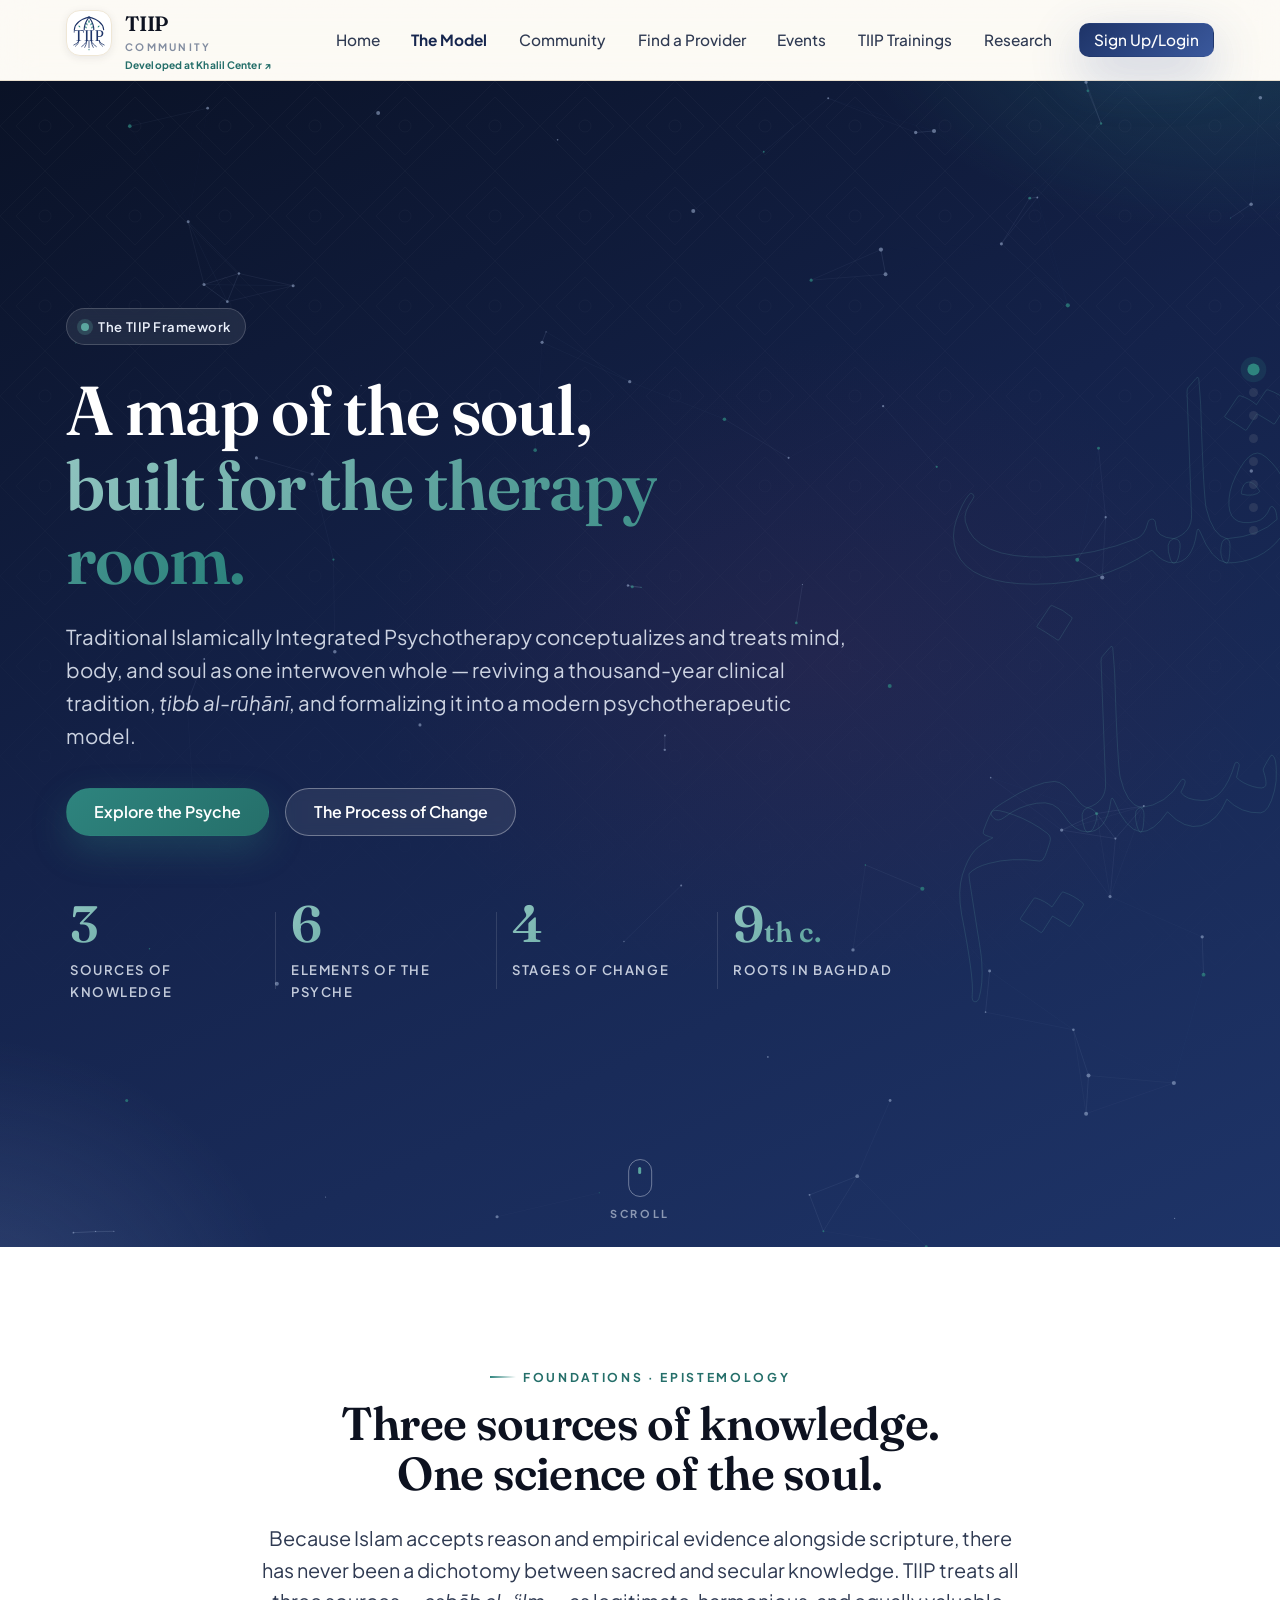
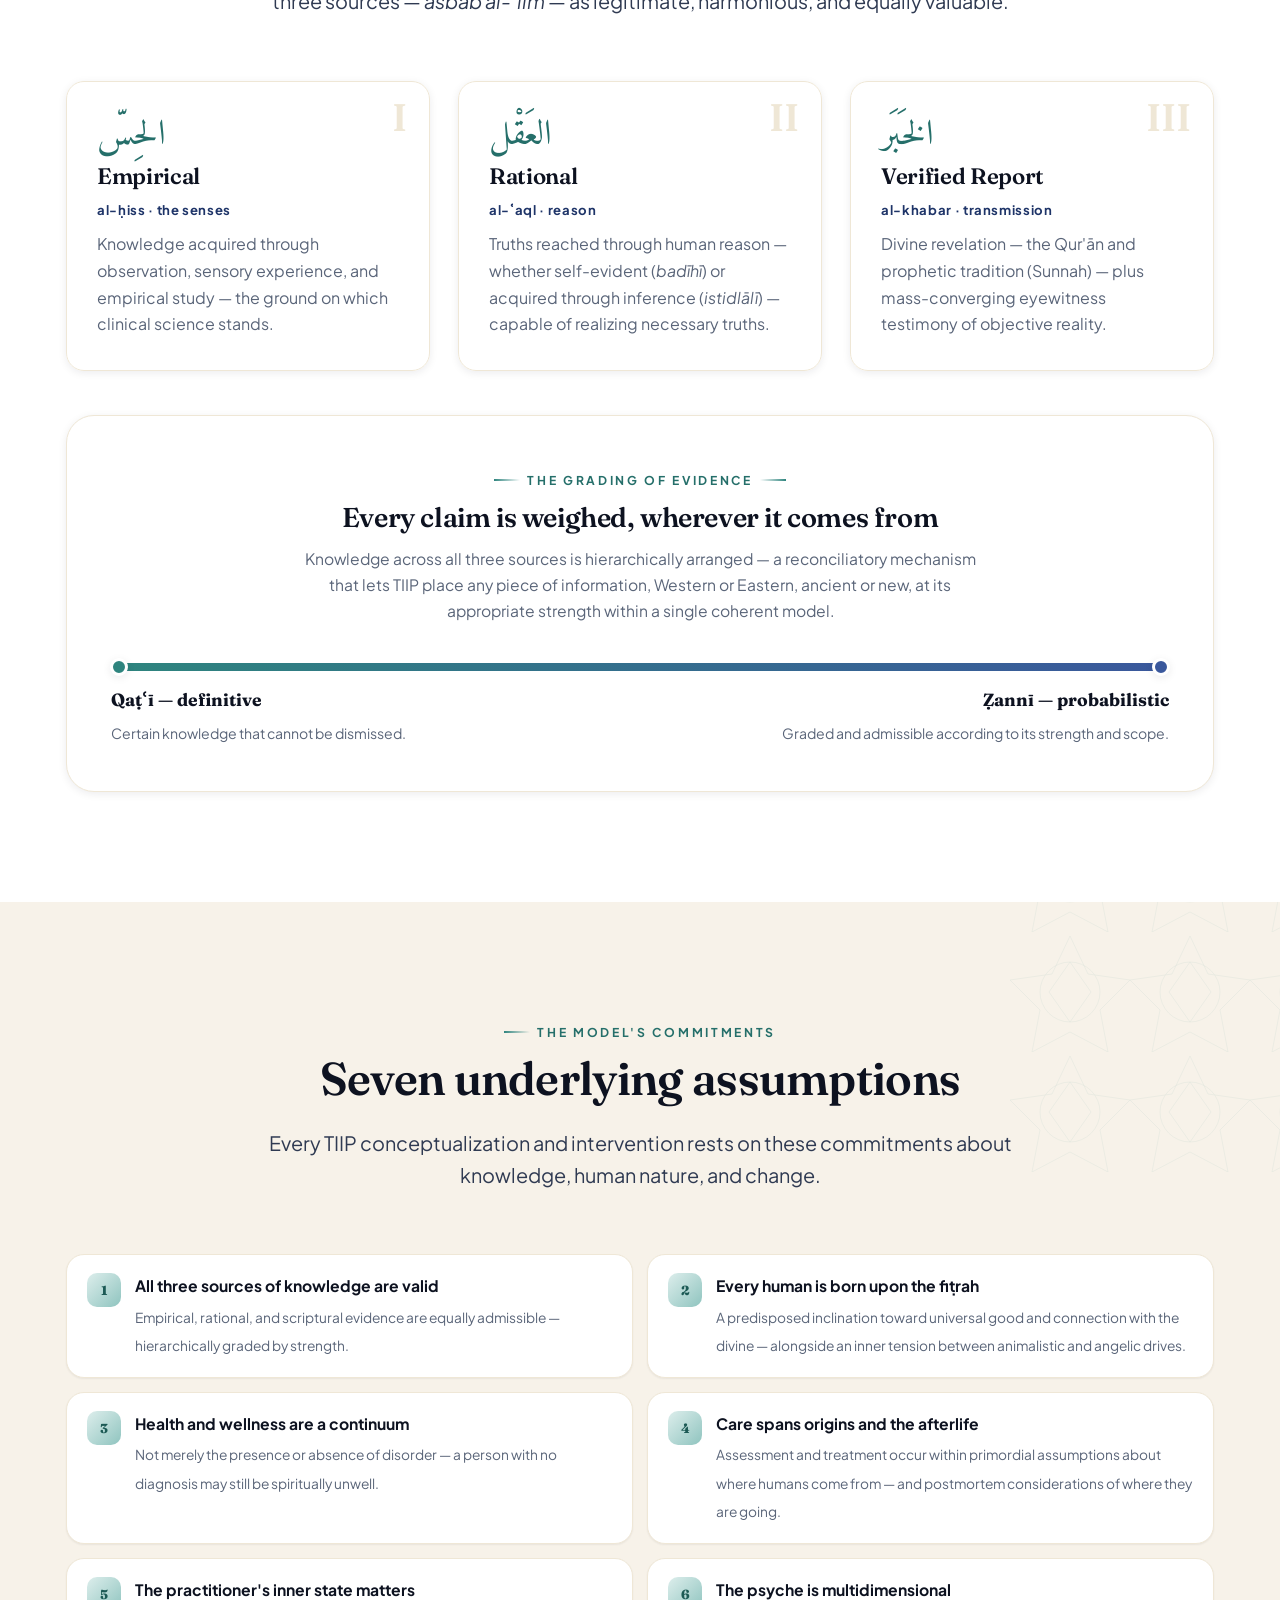
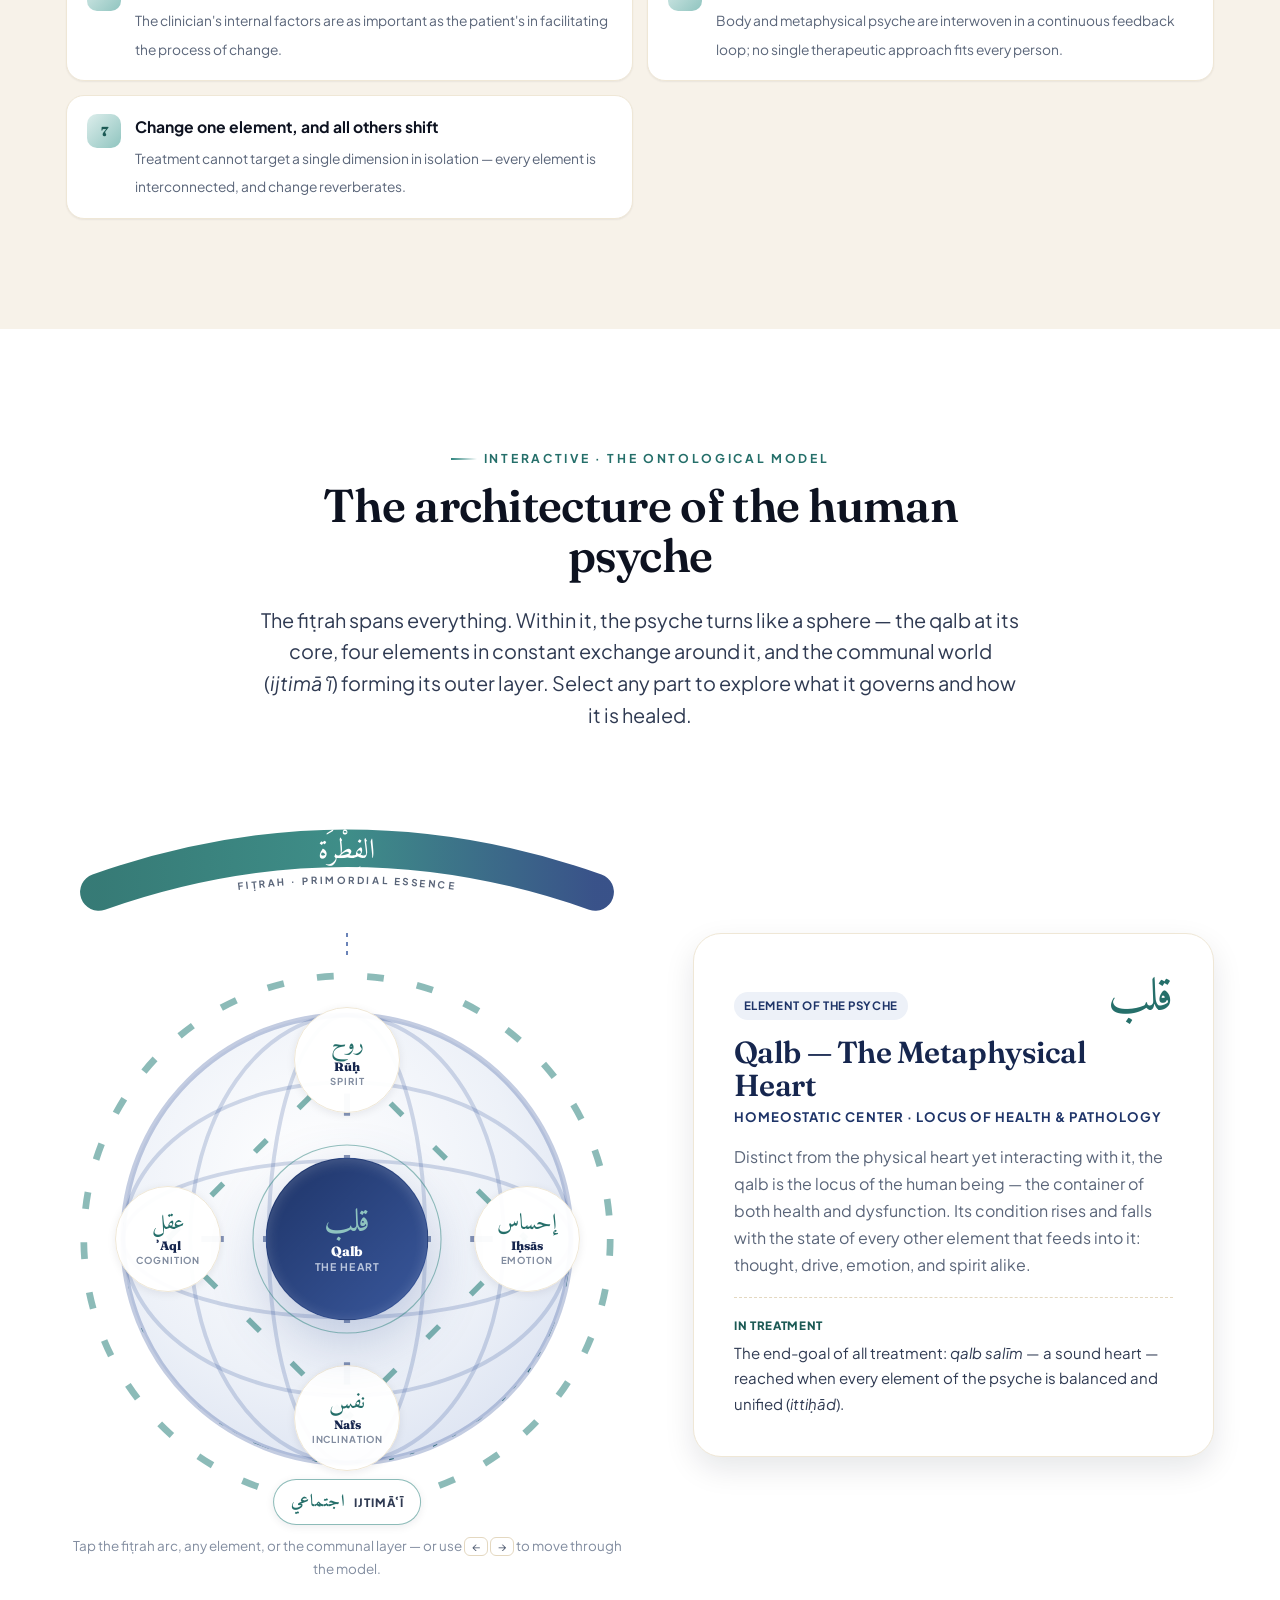
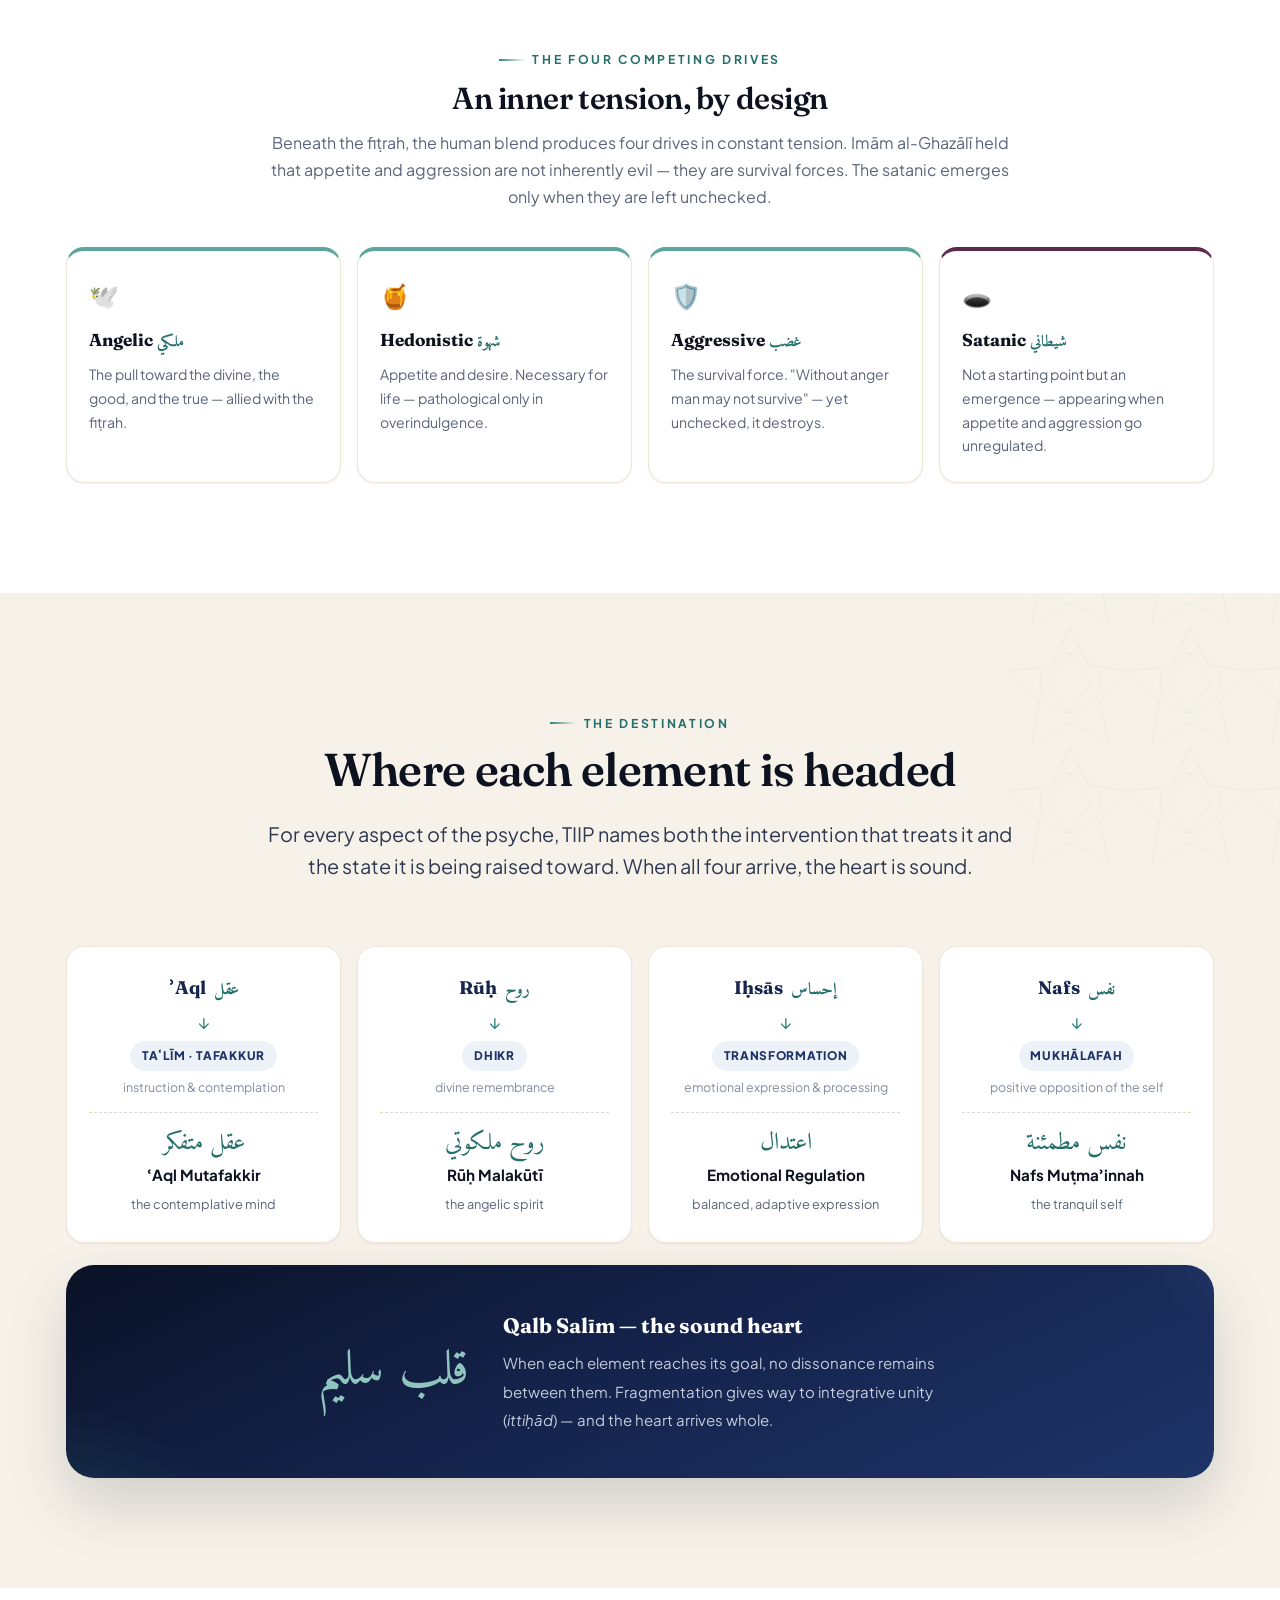
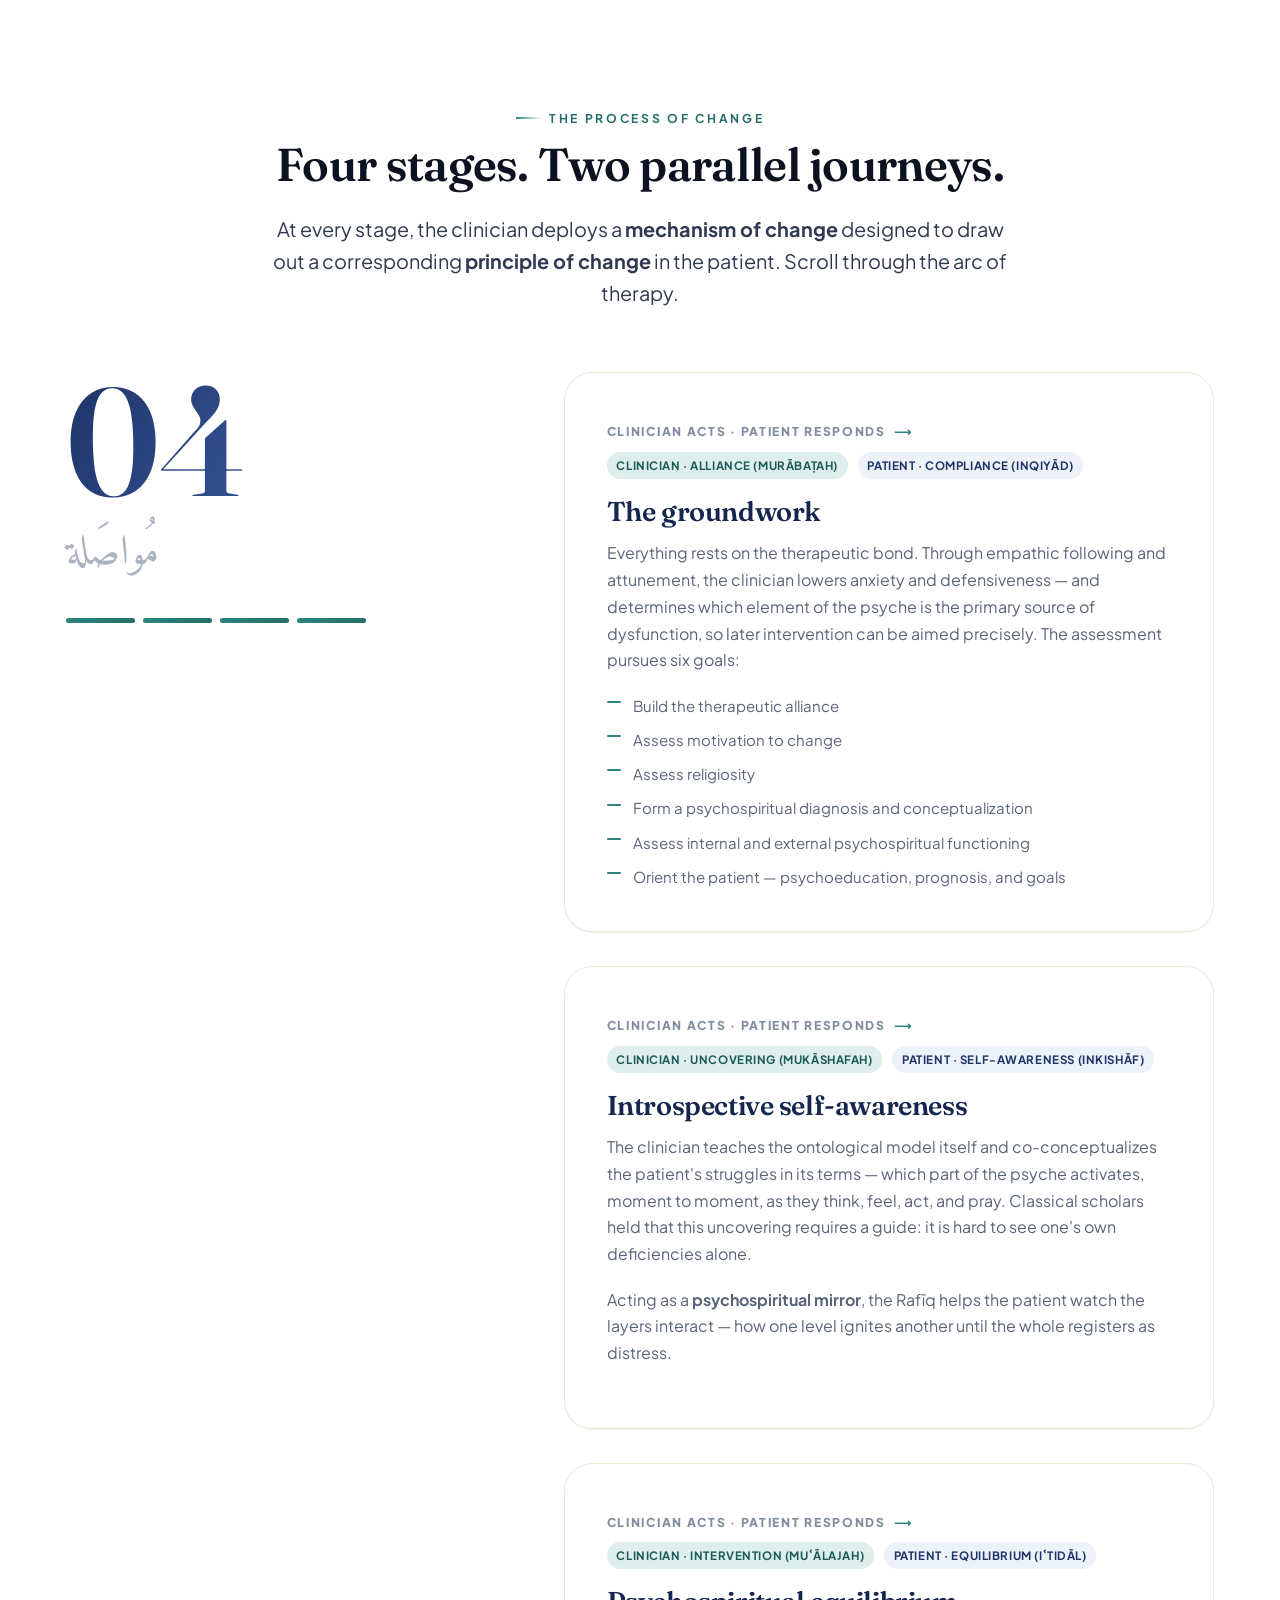
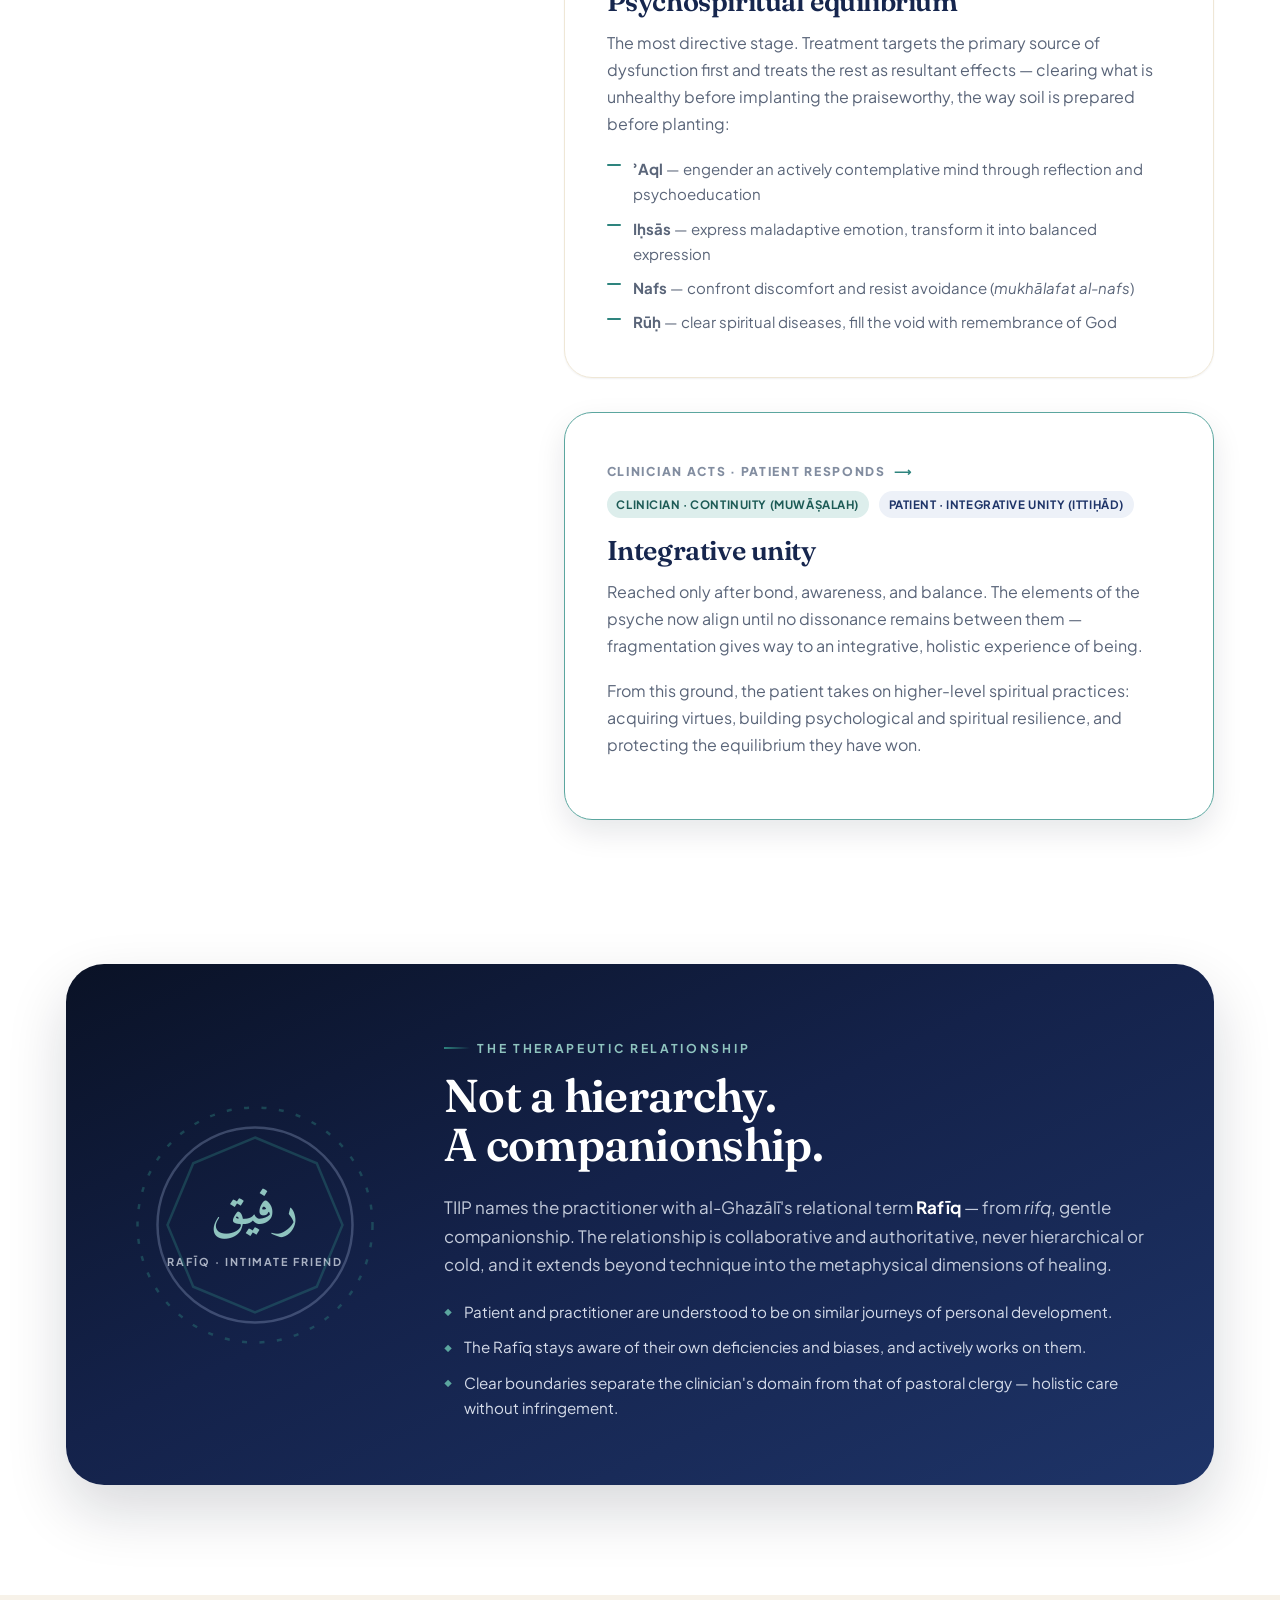
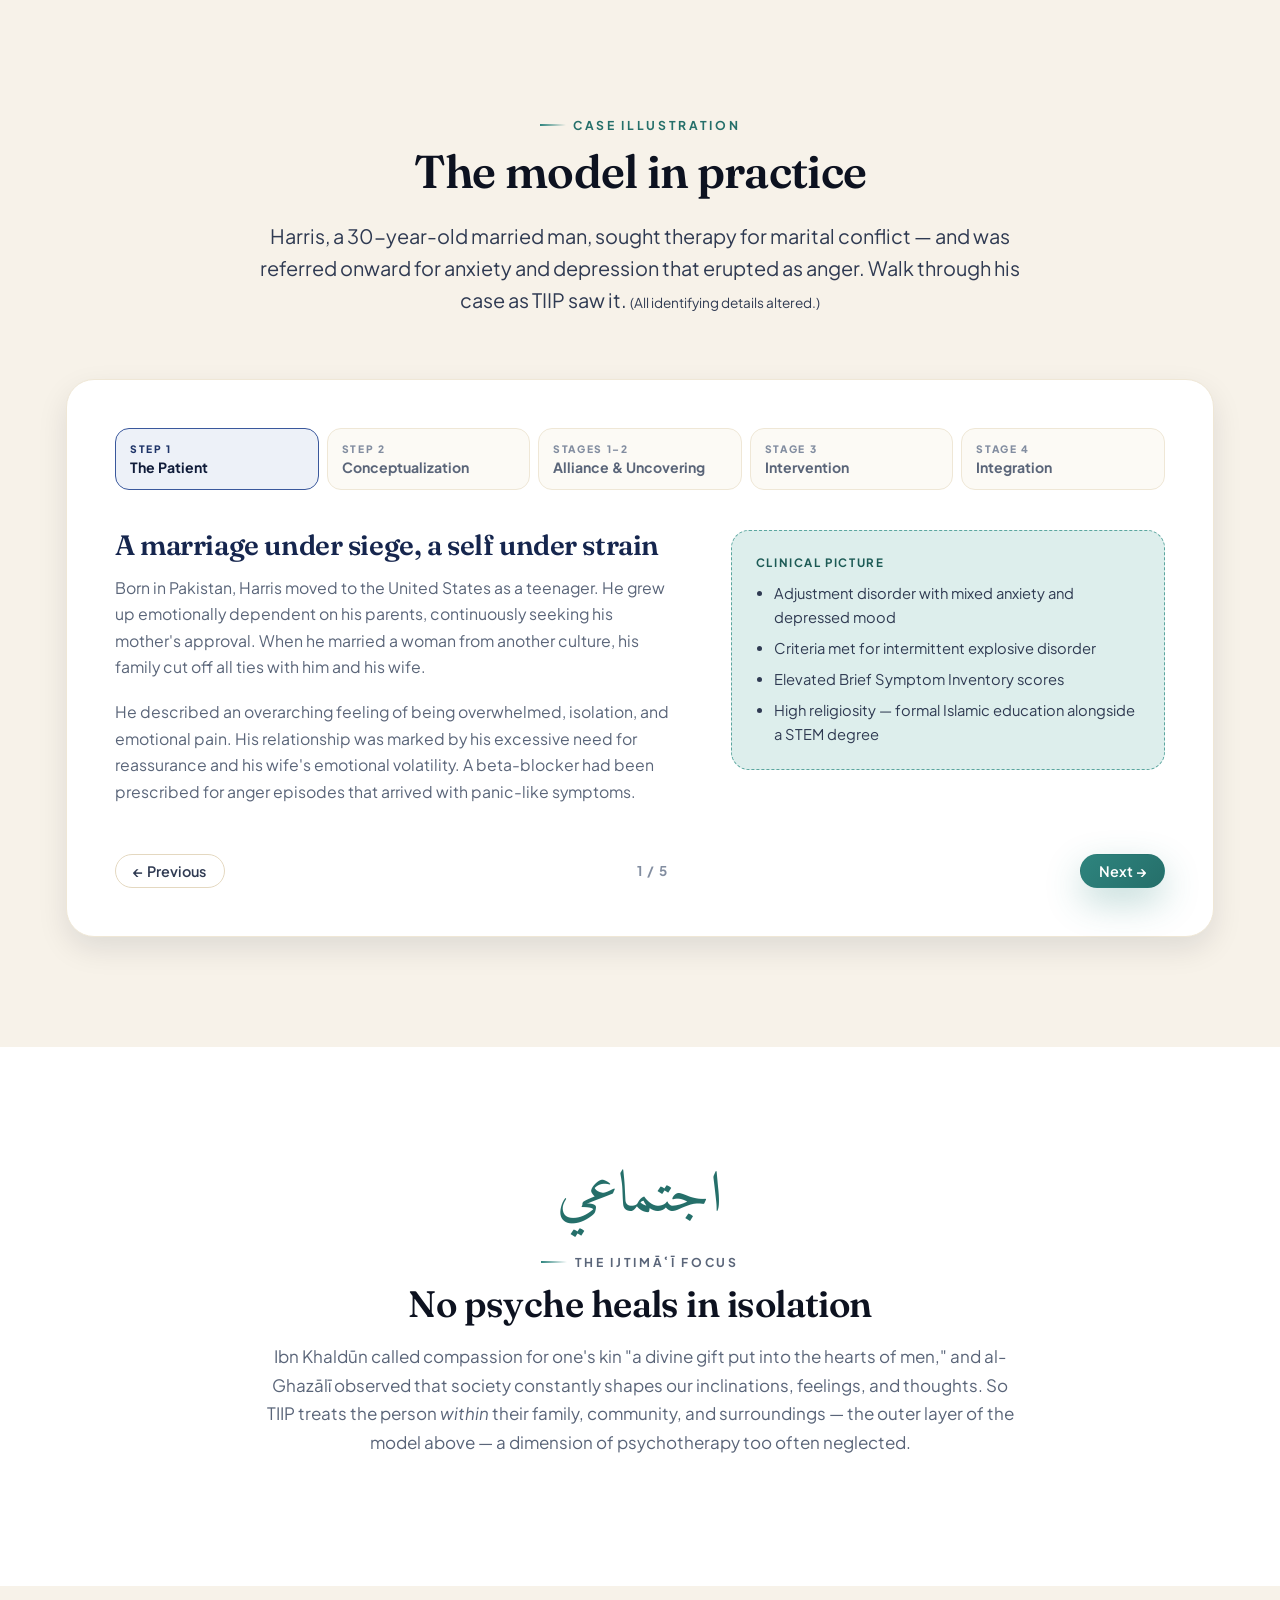
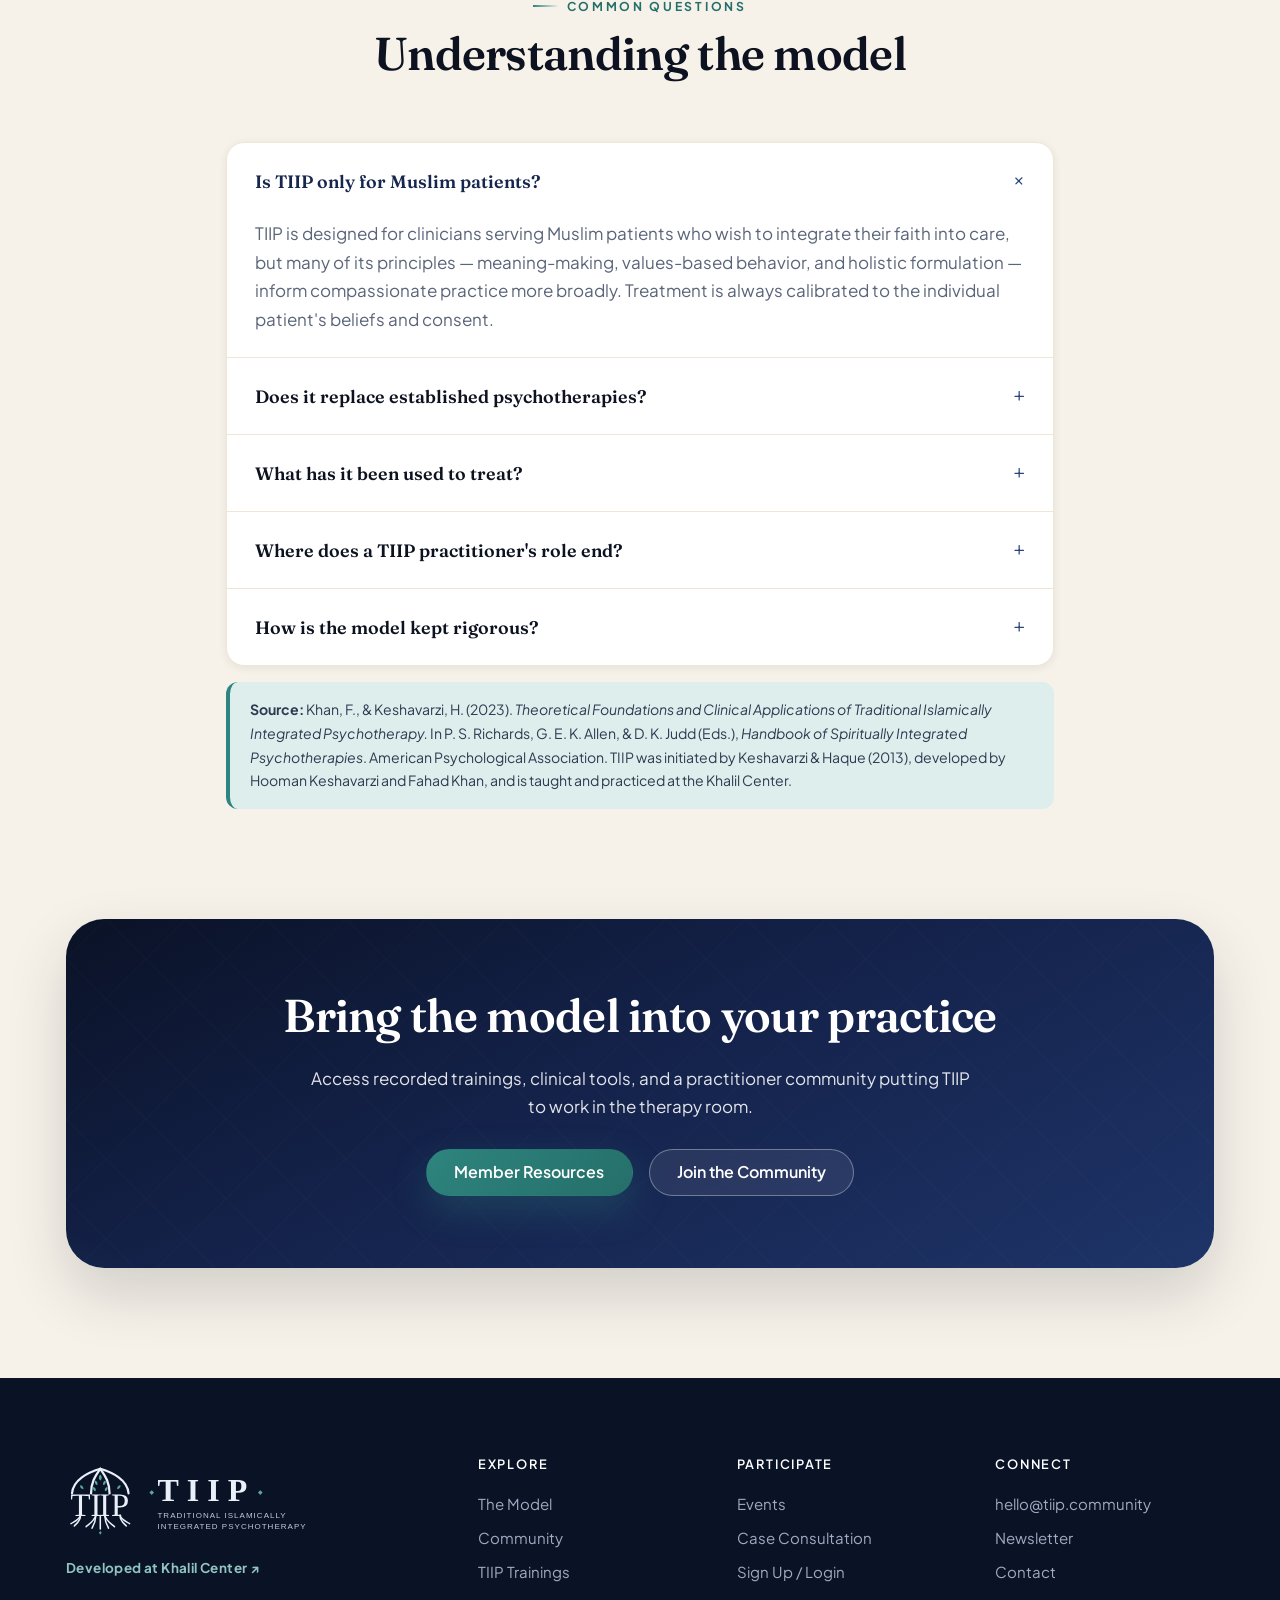
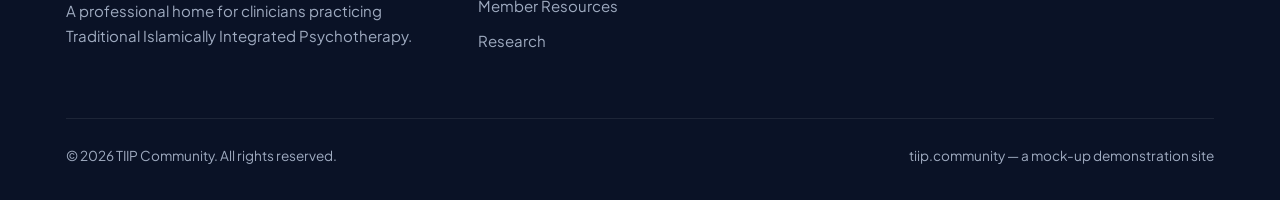
<file: model.html>
<!DOCTYPE html>
<html lang="en">
<head>
  <meta charset="UTF-8" />
  <meta name="viewport" content="width=device-width, initial-scale=1.0" />
  <script>document.documentElement.className+=" js";</script>
  <link rel="preconnect" href="https://fonts.googleapis.com">
  <link rel="preconnect" href="https://fonts.gstatic.com" crossorigin>
  <link href="https://fonts.googleapis.com/css2?family=Fraunces:ital,opsz,wght@0,9..144,400..700;1,9..144,400..600&family=Plus+Jakarta+Sans:wght@400;500;600;700;800&family=Amiri:ital@0;1&display=swap" rel="stylesheet">
  <title>The Model — TIIP Community</title>
  <meta name="description" content="An interactive guide to Traditional Islamically Integrated Psychotherapy: its epistemology, the spherical model of the human psyche, the four-stage process of change, and the goal of treatment for each element." />
  <meta name="theme-color" content="#101c3a" />
  <meta property="og:type" content="website" />
  <meta property="og:title" content="The Model — TIIP Community" />
  <meta property="og:description" content="An interactive guide to Traditional Islamically Integrated Psychotherapy: its epistemology, the spherical model of the human psyche, the four-stage process of change, and the goal of treatment for each element." />
  <meta property="og:site_name" content="TIIP Community" />
  <link rel="stylesheet" href="assets/css/style.css?v=5" />
  <link rel="stylesheet" href="assets/css/model.css" />
  <link rel="icon" href="assets/img/favicon.svg" type="image/svg+xml" />
</head>
<body>

  <div class="progress-bar" aria-hidden="true"></div>

  <header class="site-header">
    <div class="container nav">
      <div class="brand-stack">
        <a class="brand" href="index.html"><img class="mark" src="assets/img/tiip-mark.svg" alt="" width="46" height="46" /><span><b>TIIP</b><span>Community</span></span></a>
        <a class="brand-khalil" href="https://khalilcenter.com" target="_blank" rel="noopener">Developed at Khalil Center ↗</a>
      </div>
      <button class="nav-toggle" aria-label="Toggle menu"><span></span></button>
      <ul class="nav-links">
        <li><a href="index.html">Home</a></li>
        <li><a href="model.html" class="active">The Model</a></li>
        <li><a href="community.html">Community</a></li>
        <li><a href="index.html#directory">Find a Provider</a></li>
        <li><a href="events.html">Events</a></li>
        <li><a href="trainings.html">TIIP Trainings</a></li>
        <li><a href="research.html">Research</a></li>
        <li class="nav-cta"><a class="btn btn-primary btn-sm" href="join.html">Sign Up/Login</a></li>
      </ul>
    </div>
  </header>

  <nav class="dots-nav" aria-label="Page sections">
    <a href="#top" class="active"><span>Overview</span></a>
    <a href="#epistemology"><span>Foundations</span></a>
    <a href="#psyche"><span>The Psyche</span></a>
    <a href="#goals"><span>Goals of Treatment</span></a>
    <a href="#process"><span>Process of Change</span></a>
    <a href="#rafiq"><span>The Rafīq</span></a>
    <a href="#case"><span>Case Study</span></a>
    <a href="#faq"><span>Questions</span></a>
  </nav>

  <main>

    <!-- ============ HERO ============ -->
    <section class="hero hero-model" id="top">
      <canvas id="constellation" aria-hidden="true"></canvas>
      <div class="hero-ar" aria-hidden="true">قلب<br>سليم</div>
      <div class="container">
        <div class="hero-badge reveal"><span class="dot"></span> The TIIP Framework</div>
        <h1 class="reveal d1">A map of the soul,<br><span class="shimmer">built for the therapy room.</span></h1>
        <p class="lead reveal d2">Traditional Islamically Integrated Psychotherapy conceptualizes and treats mind, body, and soul as one interwoven whole — reviving a thousand-year clinical tradition, <em>ṭibb al-rūḥānī</em>, and formalizing it into a modern psychotherapeutic model.</p>
        <div class="hero-actions reveal d3">
          <a class="btn btn-gold" href="#psyche">Explore the Psyche</a>
          <a class="btn btn-ghost" href="#process">The Process of Change</a>
        </div>
        <div class="stats reveal d4">
          <div class="stat"><div class="num" data-count="3"></div><div class="label">Sources of Knowledge</div></div>
          <div class="stat"><div class="num" data-count="6"></div><div class="label">Elements of the Psyche</div></div>
          <div class="stat"><div class="num" data-count="4"></div><div class="label">Stages of Change</div></div>
          <div class="stat"><div class="num" data-count="9" data-suffix="th c."></div><div class="label">Roots in Baghdad</div></div>
        </div>
      </div>
      <div class="scroll-cue" aria-hidden="true"><div class="wheel"></div>Scroll</div>
    </section>

    <!-- ============ FOUNDATIONS ============ -->
    <section id="epistemology" class="bg-white">
      <div class="container">
        <div class="section-head reveal">
          <p class="eyebrow">Foundations · Epistemology</p>
          <h2>Three sources of knowledge.<br>One science of the soul.</h2>
          <p class="lead muted">Because Islam accepts reason and empirical evidence alongside scripture, there has never been a dichotomy between sacred and secular knowledge. TIIP treats all three sources — <em>asbāb al-ʿilm</em> — as legitimate, harmonious, and equally valuable.</p>
        </div>

        <div class="grid grid-3">
          <div class="card epi-card reveal"><span class="idx">I</span>
            <div class="ar">الحِسّ</div>
            <h3>Empirical</h3>
            <div class="trans">al-ḥiss · the senses</div>
            <p>Knowledge acquired through observation, sensory experience, and empirical study — the ground on which clinical science stands.</p>
          </div>
          <div class="card epi-card reveal d1"><span class="idx">II</span>
            <div class="ar">العَقْل</div>
            <h3>Rational</h3>
            <div class="trans">al-ʿaql · reason</div>
            <p>Truths reached through human reason — whether self-evident (<em>badīhī</em>) or acquired through inference (<em>istidlālī</em>) — capable of realizing necessary truths.</p>
          </div>
          <div class="card epi-card reveal d2"><span class="idx">III</span>
            <div class="ar">الخَبَر</div>
            <h3>Verified Report</h3>
            <div class="trans">al-khabar · transmission</div>
            <p>Divine revelation — the Qur'ān and prophetic tradition (Sunnah) — plus mass-converging eyewitness testimony of objective reality.</p>
          </div>
        </div>

        <div class="grading reveal">
          <div class="text-center">
            <p class="eyebrow">The grading of evidence</p>
            <h3 style="font-size:clamp(1.3rem,2.4vw,1.7rem);">Every claim is weighed, wherever it comes from</h3>
            <p class="muted" style="max-width:680px;margin:0 auto;font-size:.98rem;">Knowledge across all three sources is hierarchically arranged — a reconciliatory mechanism that lets TIIP place any piece of information, Western or Eastern, ancient or new, at its appropriate strength within a single coherent model.</p>
          </div>
          <div class="grading-scale" aria-hidden="true"><span class="stop qati"></span><span class="stop zanni"></span></div>
          <div class="grading-labels">
            <div><b>Qaṭʿī — definitive</b><span>Certain knowledge that cannot be dismissed.</span></div>
            <div><b>Ẓannī — probabilistic</b><span>Graded and admissible according to its strength and scope.</span></div>
          </div>
        </div>
      </div>
    </section>

    <!-- ============ ASSUMPTIONS ============ -->
    <section class="bg-cream has-motif">
      <span class="girih big" aria-hidden="true"></span>
      <div class="container">
        <div class="section-head reveal">
          <p class="eyebrow">The model's commitments</p>
          <h2>Seven underlying assumptions</h2>
          <p class="lead muted">Every TIIP conceptualization and intervention rests on these commitments about knowledge, human nature, and change.</p>
        </div>
        <div class="assump-grid">
          <div class="assump reveal"><span class="n">1</span><div><b>All three sources of knowledge are valid</b><span>Empirical, rational, and scriptural evidence are equally admissible — hierarchically graded by strength.</span></div></div>
          <div class="assump reveal d1"><span class="n">2</span><div><b>Every human is born upon the fiṭrah</b><span>A predisposed inclination toward universal good and connection with the divine — alongside an inner tension between animalistic and angelic drives.</span></div></div>
          <div class="assump reveal"><span class="n">3</span><div><b>Health and wellness are a continuum</b><span>Not merely the presence or absence of disorder — a person with no diagnosis may still be spiritually unwell.</span></div></div>
          <div class="assump reveal d1"><span class="n">4</span><div><b>Care spans origins and the afterlife</b><span>Assessment and treatment occur within primordial assumptions about where humans come from — and postmortem considerations of where they are going.</span></div></div>
          <div class="assump reveal"><span class="n">5</span><div><b>The practitioner's inner state matters</b><span>The clinician's internal factors are as important as the patient's in facilitating the process of change.</span></div></div>
          <div class="assump reveal d1"><span class="n">6</span><div><b>The psyche is multidimensional</b><span>Body and metaphysical psyche are interwoven in a continuous feedback loop; no single therapeutic approach fits every person.</span></div></div>
          <div class="assump reveal"><span class="n">7</span><div><b>Change one element, and all others shift</b><span>Treatment cannot target a single dimension in isolation — every element is interconnected, and change reverberates.</span></div></div>
        </div>
      </div>
    </section>

    <!-- ============ THE PSYCHE ============ -->
    <section id="psyche" class="bg-white">
      <div class="container">
        <div class="section-head reveal">
          <p class="eyebrow">Interactive · The ontological model</p>
          <h2>The architecture of the human psyche</h2>
          <p class="lead muted">The fiṭrah spans everything. Within it, the psyche turns like a sphere — the qalb at its core, four elements in constant exchange around it, and the communal world (<em>ijtimāʿī</em>) forming its outer layer. Select any part to explore what it governs and how it is healed.</p>
        </div>

        <div class="psyche-wrap">
          <div class="reveal">
            <div class="model-fig" role="group" aria-label="Interactive diagram of the TIIP ontological model">
              <button class="fitrah-band psy-hotspot" data-key="fitrah" aria-label="Fitrah, primordial essence">
                <svg viewBox="0 0 600 142" aria-hidden="true">
                  <defs>
                    <linearGradient id="arcGrad" x1="0" y1="0" x2="1" y2="0">
                      <stop offset="0" stop-color="#256f6a" />
                      <stop offset="0.5" stop-color="#2e847e" />
                      <stop offset="1" stop-color="#28437f" />
                    </linearGradient>
                  </defs>
                  <path class="band" d="M34 104 Q300 10 566 104" />
                  <text class="arc-ar" x="300" y="68" text-anchor="middle">الفِطْرَة</text>
                  <path id="fitrahTextPath" d="M36 132 Q300 58 564 132" fill="none" />
                  <text class="arc-en"><textPath href="#fitrahTextPath" startOffset="50%" text-anchor="middle">FIṬRAH · PRIMORDIAL ESSENCE</textPath></text>
                </svg>
              </button>
              <span class="fig-connector" aria-hidden="true"></span>
              <div class="psy-square">
                <svg class="rings" viewBox="0 0 100 100" aria-hidden="true">
                  <defs>
                    <radialGradient id="sphereGrad" cx="42%" cy="36%" r="70%">
                      <stop offset="0" stop-color="#ffffff" />
                      <stop offset="0.65" stop-color="#edf1f8" />
                      <stop offset="1" stop-color="#dde4f2" />
                    </radialGradient>
                  </defs>
                  <!-- outer communal layer -->
                  <circle class="ring-outer" cx="50" cy="50" r="47" />
                  <path id="ijPath" d="M10 50 A 40 40 0 0 0 90 50" fill="none" />
                  <text class="arc-ij"><textPath href="#ijPath" startOffset="50%" text-anchor="middle">IJTIMĀʿĪ · THE COMMUNAL LAYER</textPath></text>
                  <!-- sphere -->
                  <circle class="sphere-fill" cx="50" cy="50" r="40" />
                  <circle class="graticule eq" cx="50" cy="50" r="40" />
                  <ellipse class="graticule" cx="50" cy="50" rx="40" ry="14" />
                  <ellipse class="graticule" cx="50" cy="50" rx="14" ry="40" />
                  <ellipse class="graticule" cx="50" cy="50" rx="40" ry="28" />
                  <ellipse class="graticule" cx="50" cy="50" rx="28" ry="40" />
                  <!-- qalb ⇄ element spokes -->
                  <line class="spoke" x1="50" y1="50" x2="50" y2="18" />
                  <line class="spoke" x1="50" y1="50" x2="82" y2="50" style="animation-delay:-.65s" />
                  <line class="spoke" x1="50" y1="50" x2="50" y2="82" style="animation-delay:-1.3s" />
                  <line class="spoke" x1="50" y1="50" x2="18" y2="50" style="animation-delay:-1.95s" />
                  <!-- element ⇄ element edges -->
                  <line class="edge" x1="50" y1="18" x2="82" y2="50" />
                  <line class="edge" x1="82" y1="50" x2="50" y2="82" style="animation-delay:-.85s" />
                  <line class="edge" x1="50" y1="82" x2="18" y2="50" style="animation-delay:-1.7s" />
                  <line class="edge" x1="18" y1="50" x2="50" y2="18" style="animation-delay:-2.55s" />
                </svg>
                <button class="psy-node psy-hotspot" data-key="ruh" aria-label="Ruh, spirit"><span class="ar">روح</span><span class="en">Rūḥ</span><span class="sub">Spirit</span></button>
                <button class="psy-node psy-hotspot" data-key="ihsas" aria-label="Ihsas, emotion"><span class="ar">إحساس</span><span class="en">Iḥsās</span><span class="sub">Emotion</span></button>
                <button class="psy-node psy-hotspot" data-key="nafs" aria-label="Nafs, behavioral inclination"><span class="ar">نفس</span><span class="en">Nafs</span><span class="sub">Inclination</span></button>
                <button class="psy-node psy-hotspot" data-key="aql" aria-label="Aql, cognition"><span class="ar">عقل</span><span class="en">ʾAql</span><span class="sub">Cognition</span></button>
                <button class="psy-node core psy-hotspot active" data-key="qalb" aria-label="Qalb, the metaphysical heart"><span class="ar">قلب</span><span class="en">Qalb</span><span class="sub">The Heart</span></button>
                <button class="ij-pill psy-hotspot" data-key="ijtimai" aria-label="Ijtimai, the communal layer"><span class="ar-s">اجتماعي</span> Ijtimāʿī</button>
              </div>
            </div>
            <p class="psy-hint">Tap the fiṭrah arc, any element, or the communal layer — or use <kbd>←</kbd> <kbd>→</kbd> to move through the model.</p>
          </div>

          <div class="psy-detail reveal d1" id="psy-detail" aria-live="polite">
            <div class="fade-zone">
              <div class="head">
                <span class="tag teal">Element of the psyche</span>
                <span class="big-ar" aria-hidden="true">قلب</span>
              </div>
              <h3>Qalb — The Metaphysical Heart</h3>
              <div class="role">Homeostatic center · locus of health &amp; pathology</div>
              <p class="body">Distinct from the physical heart yet interacting with it, the qalb is the locus of the human being — the container of both health and dysfunction. Its condition rises and falls with the state of every other element that feeds into it: thought, drive, emotion, and spirit alike.</p>
              <div class="heal"><b>In treatment</b><span class="heal-txt">The end-goal of all treatment: <em>qalb salīm</em> — a sound heart — reached when every element of the psyche is balanced and unified (<em>ittiḥād</em>).</span></div>
            </div>
          </div>
        </div>

        <!-- Drives: explanation directly beneath the diagram -->
        <div class="mt-3">
          <div class="section-head reveal" style="margin-bottom:36px;">
            <p class="eyebrow">The four competing drives</p>
            <h3 style="font-size:clamp(1.4rem,2.6vw,1.9rem);">An inner tension, by design</h3>
            <p class="muted" style="font-size:1rem;">Beneath the fiṭrah, the human blend produces four drives in constant tension. Imām al-Ghazālī held that appetite and aggression are not inherently evil — they are survival forces. The satanic emerges only when they are left unchecked.</p>
          </div>
          <div class="drives-grid">
            <div class="drive reveal">
              <span class="glyph">🕊️</span><b>Angelic <span class="ar-s">ملكي</span></b>
              <p>The pull toward the divine, the good, and the true — allied with the fiṭrah.</p>
            </div>
            <div class="drive reveal d1">
              <span class="glyph">🍯</span><b>Hedonistic <span class="ar-s">شهوة</span></b>
              <p>Appetite and desire. Necessary for life — pathological only in overindulgence.</p>
            </div>
            <div class="drive reveal d2">
              <span class="glyph">🛡️</span><b>Aggressive <span class="ar-s">غضب</span></b>
              <p>The survival force. "Without anger man may not survive" — yet unchecked, it destroys.</p>
            </div>
            <div class="drive down reveal d3">
              <span class="glyph">🕳️</span><b>Satanic <span class="ar-s">شيطاني</span></b>
              <p>Not a starting point but an emergence — appearing when appetite and aggression go unregulated.</p>
            </div>
          </div>
        </div>
      </div>
    </section>

    <!-- ============ GOALS OF TREATMENT ============ -->
    <section id="goals" class="bg-cream has-motif">
      <span class="girih big" aria-hidden="true"></span>
      <div class="container">
        <div class="section-head reveal">
          <p class="eyebrow">The destination</p>
          <h2>Where each element is headed</h2>
          <p class="lead muted">For every aspect of the psyche, TIIP names both the intervention that treats it and the state it is being raised toward. When all four arrive, the heart is sound.</p>
        </div>
        <div class="goals-grid">
          <div class="goal reveal">
            <div class="g-el">ʾAql <span class="ar-s">عقل</span></div>
            <div class="g-arrow">↓</div>
            <span class="g-how">Taʿlīm · Tafakkur</span>
            <div class="g-how-sub">instruction &amp; contemplation</div>
            <div class="g-out"><span class="ar">عقل متفكر</span><b>ʿAql Mutafakkir</b><span>the contemplative mind</span></div>
          </div>
          <div class="goal reveal d1">
            <div class="g-el">Rūḥ <span class="ar-s">روح</span></div>
            <div class="g-arrow">↓</div>
            <span class="g-how">Dhikr</span>
            <div class="g-how-sub">divine remembrance</div>
            <div class="g-out"><span class="ar">روح ملكوتي</span><b>Rūḥ Malakūtī</b><span>the angelic spirit</span></div>
          </div>
          <div class="goal reveal d2">
            <div class="g-el">Iḥsās <span class="ar-s">إحساس</span></div>
            <div class="g-arrow">↓</div>
            <span class="g-how">Transformation</span>
            <div class="g-how-sub">emotional expression &amp; processing</div>
            <div class="g-out"><span class="ar">اعتدال</span><b>Emotional Regulation</b><span>balanced, adaptive expression</span></div>
          </div>
          <div class="goal reveal d3">
            <div class="g-el">Nafs <span class="ar-s">نفس</span></div>
            <div class="g-arrow">↓</div>
            <span class="g-how">Mukhālafah</span>
            <div class="g-how-sub">positive opposition of the self</div>
            <div class="g-out"><span class="ar">نفس مطمئنة</span><b>Nafs Muṭmaʾinnah</b><span>the tranquil self</span></div>
          </div>
        </div>
        <div class="qalb-salim-band reveal">
          <span class="ar" aria-hidden="true">قلب سليم</span>
          <div class="txt">
            <b>Qalb Salīm — the sound heart</b>
            <span>When each element reaches its goal, no dissonance remains between them. Fragmentation gives way to integrative unity (<em>ittiḥād</em>) — and the heart arrives whole.</span>
          </div>
        </div>
      </div>
    </section>

    <!-- ============ PROCESS OF CHANGE ============ -->
    <section id="process" class="bg-white">
      <div class="container">
        <div class="section-head reveal">
          <p class="eyebrow">The process of change</p>
          <h2>Four stages. Two parallel journeys.</h2>
          <p class="lead muted">At every stage, the clinician deploys a <strong>mechanism of change</strong> designed to draw out a corresponding <strong>principle of change</strong> in the patient. Scroll through the arc of therapy.</p>
        </div>

        <div class="stages-wrap">
          <div class="stages-side reveal" aria-hidden="true">
            <span class="stage-num">01</span>
            <span class="stage-word">مُرابَطة</span>
            <div class="stage-meter"><i class="done"></i><i></i><i></i><i></i></div>
          </div>

          <div class="stages-flow">
            <article class="stage-card active reveal">
              <div class="arrow-flow">Clinician acts · patient responds</div>
              <div class="stage-pair"><span class="tag">Clinician · Alliance (Murābaṭah)</span><span class="tag teal">Patient · Compliance (Inqiyād)</span></div>
              <h3>The groundwork</h3>
              <p>Everything rests on the therapeutic bond. Through empathic following and attunement, the clinician lowers anxiety and defensiveness — and determines which element of the psyche is the primary source of dysfunction, so later intervention can be aimed precisely. The assessment pursues six goals:</p>
              <ul>
                <li>Build the therapeutic alliance</li>
                <li>Assess motivation to change</li>
                <li>Assess religiosity</li>
                <li>Form a psychospiritual diagnosis and conceptualization</li>
                <li>Assess internal and external psychospiritual functioning</li>
                <li>Orient the patient — psychoeducation, prognosis, and goals</li>
              </ul>
            </article>

            <article class="stage-card reveal">
              <div class="arrow-flow">Clinician acts · patient responds</div>
              <div class="stage-pair"><span class="tag">Clinician · Uncovering (Mukāshafah)</span><span class="tag teal">Patient · Self-Awareness (Inkishāf)</span></div>
              <h3>Introspective self-awareness</h3>
              <p>The clinician teaches the ontological model itself and co-conceptualizes the patient's struggles in its terms — which part of the psyche activates, moment to moment, as they think, feel, act, and pray. Classical scholars held that this uncovering requires a guide: it is hard to see one's own deficiencies alone.</p>
              <p>Acting as a <strong>psychospiritual mirror</strong>, the Rafīq helps the patient watch the layers interact — how one level ignites another until the whole registers as distress.</p>
            </article>

            <article class="stage-card reveal">
              <div class="arrow-flow">Clinician acts · patient responds</div>
              <div class="stage-pair"><span class="tag">Clinician · Intervention (Muʿālajah)</span><span class="tag teal">Patient · Equilibrium (Iʿtidāl)</span></div>
              <h3>Psychospiritual equilibrium</h3>
              <p>The most directive stage. Treatment targets the primary source of dysfunction first and treats the rest as resultant effects — clearing what is unhealthy before implanting the praiseworthy, the way soil is prepared before planting:</p>
              <ul>
                <li><strong>ʾAql</strong> — engender an actively contemplative mind through reflection and psychoeducation</li>
                <li><strong>Iḥsās</strong> — express maladaptive emotion, transform it into balanced expression</li>
                <li><strong>Nafs</strong> — confront discomfort and resist avoidance (<em>mukhālafat al-nafs</em>)</li>
                <li><strong>Rūḥ</strong> — clear spiritual diseases, fill the void with remembrance of God</li>
              </ul>
            </article>

            <article class="stage-card reveal">
              <div class="arrow-flow">Clinician acts · patient responds</div>
              <div class="stage-pair"><span class="tag">Clinician · Continuity (Muwāṣalah)</span><span class="tag teal">Patient · Integrative Unity (Ittiḥād)</span></div>
              <h3>Integrative unity</h3>
              <p>Reached only after bond, awareness, and balance. The elements of the psyche now align until no dissonance remains between them — fragmentation gives way to an integrative, holistic experience of being.</p>
              <p>From this ground, the patient takes on higher-level spiritual practices: acquiring virtues, building psychological and spiritual resilience, and protecting the equilibrium they have won.</p>
            </article>
          </div>
        </div>
      </div>
    </section>

    <!-- ============ RAFIQ ============ -->
    <section id="rafiq" class="bg-white" style="padding-top:0;">
      <div class="container">
        <div class="rafiq-band reveal">
          <div class="rafiq-seal" aria-hidden="true">
            <svg viewBox="0 0 100 100">
              <circle cx="50" cy="50" r="47" fill="none" stroke="rgba(46, 132, 126,.4)" stroke-width="1" stroke-dasharray="2 5" />
              <circle cx="50" cy="50" r="39" fill="none" stroke="rgba(163, 180, 214,.3)" stroke-width="1" />
              <polygon points="50,15 74.7,25.3 85,50 74.7,74.7 50,85 25.3,74.7 15,50 25.3,25.3" fill="none" stroke="rgba(46, 132, 126,.35)" stroke-width="1" />
            </svg>
            <div class="word"><span class="ar">رفيق</span><small>Rafīq · intimate friend</small></div>
          </div>
          <div class="rafiq-copy">
            <p class="eyebrow">The therapeutic relationship</p>
            <h2>Not a hierarchy.<br>A companionship.</h2>
            <p>TIIP names the practitioner with al-Ghazālī's relational term <strong style="color:#fff;">Rafīq</strong> — from <em>rifq</em>, gentle companionship. The relationship is collaborative and authoritative, never hierarchical or cold, and it extends beyond technique into the metaphysical dimensions of healing.</p>
            <div class="rafiq-points">
              <div class="pt">Patient and practitioner are understood to be on similar journeys of personal development.</div>
              <div class="pt">The Rafīq stays aware of their own deficiencies and biases, and actively works on them.</div>
              <div class="pt">Clear boundaries separate the clinician's domain from that of pastoral clergy — holistic care without infringement.</div>
            </div>
          </div>
        </div>
      </div>
    </section>

    <!-- ============ CASE STUDY ============ -->
    <section id="case" class="bg-cream">
      <div class="container">
        <div class="section-head reveal">
          <p class="eyebrow">Case illustration</p>
          <h2>The model in practice</h2>
          <p class="lead muted">Harris, a 30-year-old married man, sought therapy for marital conflict — and was referred onward for anxiety and depression that erupted as anger. Walk through his case as TIIP saw it. <span style="font-size:.85rem;">(All identifying details altered.)</span></p>
        </div>

        <div class="case-shell reveal">
          <div class="case-steps" role="tablist" aria-label="Case study steps">
            <button class="case-step-btn active" role="tab" aria-selected="true"><small>Step 1</small><b>The Patient</b></button>
            <button class="case-step-btn" role="tab" aria-selected="false"><small>Step 2</small><b>Conceptualization</b></button>
            <button class="case-step-btn" role="tab" aria-selected="false"><small>Stages 1–2</small><b>Alliance &amp; Uncovering</b></button>
            <button class="case-step-btn" role="tab" aria-selected="false"><small>Stage 3</small><b>Intervention</b></button>
            <button class="case-step-btn" role="tab" aria-selected="false"><small>Stage 4</small><b>Integration</b></button>
          </div>

          <div class="case-panel active">
            <div>
              <h3>A marriage under siege, a self under strain</h3>
              <p>Born in Pakistan, Harris moved to the United States as a teenager. He grew up emotionally dependent on his parents, continuously seeking his mother's approval. When he married a woman from another culture, his family cut off all ties with him and his wife.</p>
              <p>He described an overarching feeling of being overwhelmed, isolation, and emotional pain. His relationship was marked by his excessive need for reassurance and his wife's emotional volatility. A beta-blocker had been prescribed for anger episodes that arrived with panic-like symptoms.</p>
            </div>
            <div class="case-aside">
              <b>Clinical picture</b>
              <ul>
                <li>Adjustment disorder with mixed anxiety and depressed mood</li>
                <li>Criteria met for intermittent explosive disorder</li>
                <li>Elevated Brief Symptom Inventory scores</li>
                <li>High religiosity — formal Islamic education alongside a STEM degree</li>
              </ul>
            </div>
          </div>

          <div class="case-panel">
            <div>
              <h3>Reading the psyche, element by element</h3>
              <p>Harris's primary dysfunction sat in his <strong>iḥsās</strong>: maladaptive sadness from unmet needs for connection, anxiety when life felt unpredictable, and anger as a secondary emotion masking helplessness — a vicious cycle that left his real needs further neglected.</p>
              <p>His <strong>nafs</strong> produced childlike attention-seeking and avoidance; his <strong>ʾaql</strong> catastrophized when activated yet held real capacity for religious reframing; his <strong>rūḥ</strong> found relief in prayer but wavered in contentment with God's decree (<em>riḍā bi-al-qaḍāʾ</em>). All of it weighed on his <strong>qalb</strong>.</p>
            </div>
            <div class="case-aside">
              <b>Element map</b>
              <ul>
                <li><strong>Iḥsās</strong> — primary source: sadness, anxiety, secondary anger</li>
                <li><strong>Nafs</strong> — low frustration tolerance, avoidance, approval-seeking</li>
                <li><strong>ʾAql</strong> — catastrophizing, but insight available</li>
                <li><strong>Rūḥ</strong> — soothed by ritual, weak riḍā under stress</li>
                <li><strong>Qalb</strong> — bearing the cumulative toll</li>
              </ul>
            </div>
          </div>

          <div class="case-panel">
            <div>
              <h3>Building the bond, turning on the light</h3>
              <p>Harris arrived motivated. His religiosity was formally assessed — the Muslim Experiential Religiousness scale and the Islamic Positive Religious Coping subscale both ran high — so the TIIP model itself was taught to him as psychoeducation. He embraced it enthusiastically, and the alliance deepened.</p>
              <p>Awareness training moved from day-to-day emotional shifts down to moment-to-moment ones, with emotions deliberately evoked in session, reflected, and regulated. He then learned to catch his <em>nafsānī</em> desires as they surfaced in ordinary behavior.</p>
            </div>
            <div class="case-aside">
              <b>His daily nafsānī inventory included</b>
              <ul>
                <li>Leaving the house when upset; stonewalling his wife</li>
                <li>Fits of rage and verbal outbursts</li>
                <li>Sleeping and eating beyond need</li>
                <li>Seeking approval and attention of others</li>
                <li>Putting others down to elevate himself</li>
                <li>Praising himself instead of staying humble</li>
              </ul>
            </div>
          </div>

          <div class="case-panel">
            <div>
              <h3>Directive work toward balance</h3>
              <p>A <strong>two-chair dialogue through a spiritual lens of compassion</strong> softened Harris's view of himself and his parents — engendering forgiveness and breaking the all-good/all-bad split he held about them.</p>
              <p>In marital work, the couple learned to sidestep secondary anger and speak from underlying vulnerable pain. Islamic notions of humility, seeing the other positively (<em>ḥusn al-ẓann</em>), and selflessness re-anchored their commitment — moving them from dissecting the problem to communicating their needs.</p>
            </div>
            <div class="case-aside">
              <b>Interventions in play</b>
              <ul>
                <li>Emotion evocation, reflection, and transformation</li>
                <li>Two-chair dialogue, spiritually reframed</li>
                <li>Process-over-content communication coaching</li>
                <li>ḥusn al-ẓann and humility as relational stances</li>
              </ul>
            </div>
          </div>

          <div class="case-panel">
            <div>
              <h3>The elements begin to serve each other</h3>
              <p>With balance restored, therapy turned to <strong>complementarity</strong>: hopeful thinking about his wife, parents, and self, demonstrated through matching behavior; virtue development; and prayer focused on patience, mercy, and asking God's help against regressive instincts — followed by contemplating the hidden blessings inside his distress.</p>
              <p>His Brief Symptom Inventory score fell. The anger outbursts came under control. His marriage remained challenging — but he could hold boundaries without being pulled into emotional extremes.</p>
            </div>
            <div class="case-aside">
              <b>Outcome</b>
              <ul>
                <li>Measurable symptom reduction on the BSI</li>
                <li>Regulated emotional functioning, anger contained</li>
                <li>Learned optimism — distress reframed in spiritually positive terms</li>
                <li>Congruence between professed beliefs and lived behavior</li>
              </ul>
            </div>
          </div>

          <div class="case-nav">
            <button class="btn btn-ghost btn-sm" data-case-prev>← Previous</button>
            <span class="count">1 / 5</span>
            <button class="btn btn-gold btn-sm" data-case-next>Next →</button>
          </div>
        </div>
      </div>
    </section>

    <!-- ============ IJTIMA'I ============ -->
    <section id="community-note" class="bg-white">
      <div class="container">
        <div class="ijtimai reveal">
          <span class="big-ar" aria-hidden="true">اجتماعي</span>
          <p class="eyebrow" style="justify-content:center;display:flex;">The ijtimāʿī focus</p>
          <h2 style="font-size:clamp(1.6rem,3vw,2.3rem);">No psyche heals in isolation</h2>
          <p>Ibn Khaldūn called compassion for one's kin "a divine gift put into the hearts of men," and al-Ghazālī observed that society constantly shapes our inclinations, feelings, and thoughts. So TIIP treats the person <em>within</em> their family, community, and surroundings — the outer layer of the model above — a dimension of psychotherapy too often neglected.</p>
        </div>
      </div>
    </section>

    <!-- ============ FAQ ============ -->
    <section id="faq" class="bg-cream" style="padding-top:0;">
      <div class="container" style="max-width:880px;">
        <div class="section-head reveal">
          <p class="eyebrow">Common questions</p>
          <h2>Understanding the model</h2>
        </div>
        <div class="accordion reveal" data-single>
          <div class="acc-item open">
            <button class="acc-head" aria-expanded="true">Is TIIP only for Muslim patients? <span class="chev">+</span></button>
            <div class="acc-body"><div class="inner">TIIP is designed for clinicians serving Muslim patients who wish to integrate their faith into care, but many of its principles — meaning-making, values-based behavior, and holistic formulation — inform compassionate practice more broadly. Treatment is always calibrated to the individual patient's beliefs and consent.</div></div>
          </div>
          <div class="acc-item">
            <button class="acc-head" aria-expanded="false">Does it replace established psychotherapies? <span class="chev">+</span></button>
            <div class="acc-body"><div class="inner">No. TIIP is integrative: it draws on evidence-based methods — cognitive, behavioral, emotion-focused, and experiential — and situates them within an Islamic model of the human soul rather than discarding them. Its epistemology grades every source of knowledge by the strength of its evidence, wherever it originates.</div></div>
          </div>
          <div class="acc-item">
            <button class="acc-head" aria-expanded="false">What has it been used to treat? <span class="chev">+</span></button>
            <div class="acc-body"><div class="inner">At the Khalil Center — where TIIP is taught and practiced — most patients present with family or social issues (41%), followed by anxiety-related (20%), mood-related (19%), and trauma or stressor-related (10%) concerns. TIIP has been effective across these, alongside spiritual illnesses treated within the context of psychological functioning. Formulations also exist for specific problems such as marital conflict and obsessive–compulsive scrupulosity (<em>waswasa</em>).</div></div>
          </div>
          <div class="acc-item">
            <button class="acc-head" aria-expanded="false">Where does a TIIP practitioner's role end? <span class="chev">+</span></button>
            <div class="acc-body"><div class="inner">TIIP practitioners take a holistic approach to mental health, but clear boundaries distinguish their domain from that of pastoral or spiritual counselors. Spiritual illnesses are addressed within the context of psychological functioning and resilience — not as an end in themselves — avoiding infringement on either profession's territory.</div></div>
          </div>
          <div class="acc-item">
            <button class="acc-head" aria-expanded="false">How is the model kept rigorous? <span class="chev">+</span></button>
            <div class="acc-body"><div class="inner">The framework is articulated through peer-reviewed scholarship, refined by the research department at the Khalil Center, and advanced through supervised clinical training and ongoing research. See the <a href="research.html">Research</a> page for the publications building its evidence base.</div></div>
          </div>
        </div>
        <div class="footer-note reveal"><strong>Source:</strong> Khan, F., &amp; Keshavarzi, H. (2023). <em>Theoretical Foundations and Clinical Applications of Traditional Islamically Integrated Psychotherapy.</em> In P. S. Richards, G. E. K. Allen, &amp; D. K. Judd (Eds.), <em>Handbook of Spiritually Integrated Psychotherapies</em>. American Psychological Association. TIIP was initiated by Keshavarzi &amp; Haque (2013), developed by Hooman Keshavarzi and Fahad Khan, and is taught and practiced at the Khalil Center.</div>
      </div>
    </section>

    <!-- ============ CTA ============ -->
    <section class="bg-cream" style="padding-top:0;">
      <div class="container">
        <div class="cta-band reveal">
          <h2>Bring the model into your practice</h2>
          <p>Access recorded trainings, clinical tools, and a practitioner community putting TIIP to work in the therapy room.</p>
          <div class="cta-actions">
            <a class="btn btn-gold" href="portal.html#learning">Member Resources</a>
            <a class="btn btn-ghost" href="community.html">Join the Community</a>
          </div>
        </div>
      </div>
    </section>
  </main>

  <footer class="site-footer">
    <div class="container">
      <div class="footer-grid">
        <div class="footer-brand">
          <a href="index.html" aria-label="TIIP Community home"><img class="logo-full" src="assets/img/tiip-logo-light.svg" alt="TIIP — Traditional Islamically Integrated Psychotherapy" width="320" height="74" /></a>
          <a class="dev-at" href="https://khalilcenter.com" target="_blank" rel="noopener">Developed at Khalil Center ↗</a>
          <p class="mt-1">A professional home for clinicians practicing Traditional Islamically Integrated Psychotherapy.</p>
        </div>
        <div><h4>Explore</h4><a href="model.html">The Model</a><a href="community.html">Community</a><a href="trainings.html">TIIP Trainings</a><a href="portal.html#learning">Member Resources</a><a href="research.html">Research</a></div>
        <div><h4>Participate</h4><a href="events.html">Events</a><a href="community.html">Case Consultation</a><a href="join.html">Sign Up / Login</a></div>
        <div><h4>Connect</h4><a href="mailto:hello@tiip.community">hello@tiip.community</a><a href="#">Newsletter</a><a href="#">Contact</a></div>
      </div>
      <div class="footer-bottom"><span>© <span id="year">2026</span> TIIP Community. All rights reserved.</span><span>tiip.community — a mock-up demonstration site</span></div>
    </div>
  </footer>

  <script src="assets/js/model.js"></script>
</body>
</html>
</file>
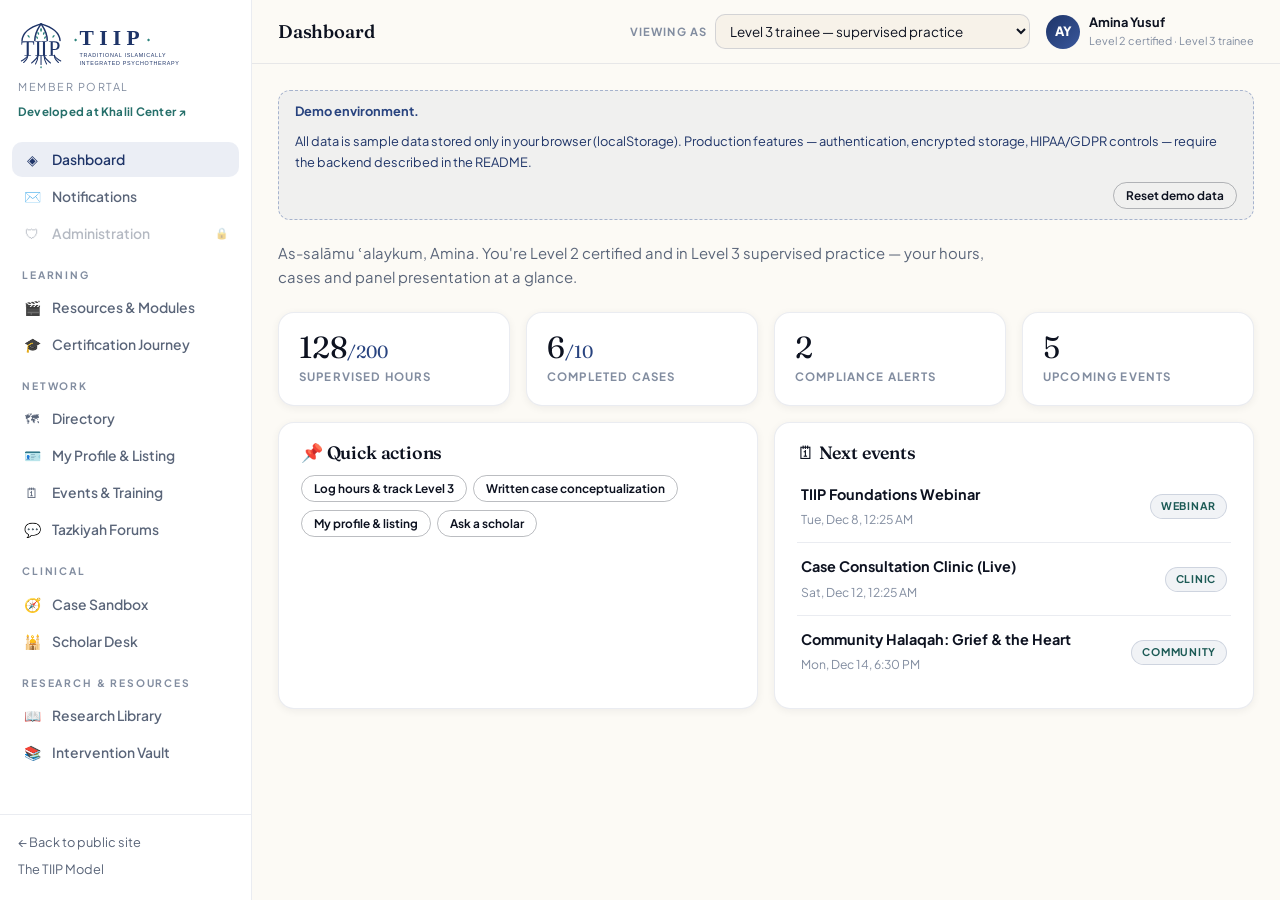
<file: portal.html>
<!DOCTYPE html>
<html lang="en">
<head>
  <meta charset="UTF-8" />
  <meta name="viewport" content="width=device-width, initial-scale=1.0" />
  <link rel="preconnect" href="https://fonts.googleapis.com">
  <link rel="preconnect" href="https://fonts.gstatic.com" crossorigin>
  <link href="https://fonts.googleapis.com/css2?family=Fraunces:ital,opsz,wght@0,9..144,400..700&family=Plus+Jakarta+Sans:wght@400;500;600;700;800&family=Amiri:ital@0;1&display=swap" rel="stylesheet">
  <title>Member Portal — TIIP Community</title>
  <meta name="description" content="TIIP Community member portal prototype: referral directory, certification tracking, compliance vault, case conceptualization, scholarly consultation, resource libraries, events, and peer forums." />
  <meta name="theme-color" content="#fcfaf5" />
  <meta name="robots" content="noindex" />
  <link rel="stylesheet" href="assets/css/portal.css?v=5" />
  <link rel="icon" href="assets/img/favicon.svg" type="image/svg+xml" />
</head>
<body>

<div class="portal-app">

  <!-- ============ SIDEBAR ============ -->
  <aside class="p-side" id="sidebar">
    <a class="brand" href="index.html">
      <img class="logo-full" src="assets/img/tiip-logo.svg" alt="TIIP — Traditional Islamically Integrated Psychotherapy" width="216" height="50" />
      <small>Member portal</small>
    </a>
    <a class="dev-at-portal" href="https://khalilcenter.com" target="_blank" rel="noopener">Developed at Khalil Center ↗</a>
    <nav class="p-nav" id="p-nav">
      <button data-view="dashboard"><span class="ico">◈</span> Dashboard</button>
      <button data-view="notifications"><span class="ico">✉️</span> Notifications <span class="nav-badge" id="notif-badge" style="display:none;"></span></button>
      <button data-view="admin"><span class="ico">🛡</span> Administration</button>

      <div class="group-label">Learning</div>
      <button data-view="learning"><span class="ico">🎬</span> Resources &amp; Modules</button>
      <button data-view="certification"><span class="ico">🎓</span> Certification Journey</button>

      <div class="group-label">Network</div>
      <button data-view="directory"><span class="ico">🗺</span> Directory</button>
      <button data-view="profile"><span class="ico">🪪</span> My Profile &amp; Listing</button>
      <button data-view="events"><span class="ico">🗓</span> Events &amp; Training</button>
      <button data-view="forums"><span class="ico">💬</span> Tazkiyah Forums</button>

      <div class="group-label">Clinical</div>
      <button data-view="sandbox"><span class="ico">🧭</span> Case Sandbox</button>
      <button data-view="fatwa"><span class="ico">🕌</span> Scholar Desk</button>

      <div class="group-label">Research &amp; Resources</div>
      <button data-view="library"><span class="ico">📖</span> Research Library</button>
      <button data-view="resources"><span class="ico">📚</span> Intervention Vault</button>
    </nav>
    <div class="side-foot">
      <a href="index.html">← Back to public site</a>
      <a href="model.html">The TIIP Model</a>
    </div>
  </aside>
  <div class="side-scrim" id="side-scrim"></div>

  <!-- ============ MAIN ============ -->
  <div class="p-main">
    <header class="p-top">
      <button class="p-menu-btn" id="menu-btn" aria-label="Open navigation">☰</button>
      <h1 id="view-title">Dashboard</h1>
      <div class="role-switch">
        <label for="role-select">Viewing as</label>
        <select id="role-select" aria-label="Switch demo role">
          <optgroup label="Members — trainee (enrolled) vs certified">
            <option value="explorer">Level 0 — TIIP Trainee</option>
            <option value="enrolled1">Level 1 trainee — enrolled, not yet certified</option>
            <option value="level1">Level 1 certified</option>
            <option value="enrolled2">Level 2 trainee — enrolled, not yet certified</option>
            <option value="level2">Level 2 certified</option>
            <option value="trainee">Level 3 trainee — supervised practice</option>
            <option value="practitioner">Fully certified practitioner</option>
          </optgroup>
          <optgroup label="Faculty">
            <option value="supervisor">Supervisor (fully certified)</option>
            <option value="scholar">Scholar</option>
          </optgroup>
          <option value="admin">Admin</option>
        </select>
      </div>
      <div class="user-chip">
        <span class="avatar" id="user-avatar">AY</span>
        <span class="who"><b id="user-name">Amina Yusuf</b><small id="user-role">Trainee · Level III</small></span>
      </div>
    </header>

    <div class="p-content">
      <div class="demo-strip">
        <b>Demo environment.</b> All data is sample data stored only in your browser (localStorage). Production features — authentication, encrypted storage, HIPAA/GDPR controls — require the backend described in the README.
        <button class="btn btn-ghost btn-xs" id="reset-demo" style="margin-left:auto;">Reset demo data</button>
      </div>

      <!-- ==== DASHBOARD ==== -->
      <section class="view" data-view="dashboard">
        <p class="view-lead" id="dash-lead"></p>
        <div class="scope-note" id="l0-scope" style="display:none;">
          <span class="si" aria-hidden="true">⚖️</span>
          <p><strong>A note on scope.</strong> TIIP training is intended for those who are legally and ethically permitted to practice psychotherapy or mental-health counseling in their own jurisdiction. It is <strong>not</strong> a qualification for life-coaching, imam or chaplaincy guidance, or other non-clinical roles, and it does not by itself authorize anyone to practice psychotherapy.</p>
        </div>
        <div class="grid-4" id="dash-stats"></div>
        <div class="grid-2" style="margin-top:16px;">
          <div class="card"><h3>📌 Quick actions</h3><div id="dash-actions"></div></div>
          <div class="card"><h3>🗓 Next events</h3><div class="rows" id="dash-events"></div></div>
        </div>
      </section>

      <!-- ==== ADMINISTRATION (admin only) ==== -->
      <section class="view" data-view="admin">
        <p class="view-lead">Member administration: case-conceptualization reviews, trainings and the registry, directory listing requests, Level 3 panels, roles, and the email log.</p>
        <div class="chip-wrap" id="admin-tabs" style="margin-bottom:16px;"></div>

        <div class="admin-pane" data-pane="reviews">
        <div class="card" id="admin-reviews-card">
          <h3>📝 Case conceptualization reviews <span class="tag gold">Admin only</span> <span class="tag" id="rev-count"></span></h3>
          <p class="view-lead" style="margin-bottom:10px;font-size:.85rem;">Level 1, 2 and 3 members submit their case conceptualization through the portal. <strong>Pass</strong> a submission, or <strong>ask the member to retry</strong> with feedback. You can <strong>upload a graded / commented PDF or Word copy</strong> with your decision; the member is emailed the result.</p>
          <div id="admin-reviews"></div>
        </div>


        <div class="card" id="admin-letters-card">
          <h3>📜 Scholar letters (farḍ al-ʿayn) <span class="tag gold">Admin only</span></h3>
          <p class="view-lead" style="margin-bottom:10px;font-size:.85rem;">Level 3 members upload a letter from a scholar confirming their farḍ al-ʿayn knowledge. Verify it, or ask for a replacement.</p>
          <div class="rows" id="admin-letters"></div>
        </div>
        </div>

        <div class="admin-pane" data-pane="trainings">
        <div class="card" id="admin-training-card">
          <h3>📣 Post an upcoming training <span class="tag gold">Admin only</span></h3>
          <p class="view-lead" style="margin-bottom:12px;font-size:.85rem;">Posting a Level 1 or Level 2 training opens registration in members' journeys and <strong>emails everyone eligible</strong> — for example, members who completed Level 1 are notified when a Level 2 training is posted.</p>
          <form id="cohort-form">
            <div class="field-row">
              <div class="field"><label>Level</label><select id="co-level"><option value="1">Level 1 · Foundations</option><option value="2">Level 2 · Intermediate</option></select></div>
              <div class="field"><label>Start date</label><input type="date" id="co-date" required /></div>
              <div class="field"><label>Location</label><input type="text" id="co-loc" required placeholder="e.g., Chicago, US — or Online" /></div>
              <div class="field"><label>Format</label><select id="co-mode"><option>In person</option><option>Online</option><option>Hybrid</option></select></div>
            </div>
            <button class="btn btn-gold btn-xs" type="submit">Post training &amp; notify eligible members</button>
          </form>
          <div id="cohort-note"></div>
          <div class="admin-subhead">Upcoming trainings</div>
          <div class="rows" id="cohort-rows"></div>
        </div>

        <div class="card" id="admin-attend-card">
          <h3>✅ Training attendance <span class="tag gold">Admin only</span></h3>
          <p class="view-lead" style="margin-bottom:10px;font-size:.85rem;">Confirm who attended. Attendance is one of the checkboxes on each member's certification journey.</p>
          <div class="rows" id="attend-rows"></div>
        </div>

        <div class="card" id="admin-registry-card">
          <h3>🎓 Training registry &amp; invitations <span class="tag gold">Admin only</span></h3>
          <p class="view-lead" style="margin-bottom:12px;font-size:.85rem;">A record of who has <strong>completed</strong> or is <strong>registered for</strong> each level, with the <strong>year</strong> and <strong>location</strong> of the training. Filter the registry, then invite one person or everyone who matches — for example, everyone registered for Level 1 in Chicago in 2026.</p>

          <form id="reg-form">
            <div class="admin-subhead" style="margin-top:0;">Add a person &amp; invite</div>
            <div class="field-row">
              <div class="field"><label>Full name</label><input type="text" id="rg-name" required placeholder="e.g., Maha Ali" /></div>
              <div class="field"><label>Email address</label><input type="email" id="rg-email" required placeholder="name@example.com" /></div>
            </div>
            <div class="field-row">
              <div class="field"><label>Training level</label><select id="rg-level"><option value="0">No level yet (Level 0)</option><option value="1" selected>Level 1</option><option value="2">Level 2</option><option value="3">Level 3</option></select></div>
              <div class="field chk-field"><label>Certification</label><label class="chk-line"><input type="checkbox" id="rg-cert" /> <span>Level certified — grants this level's privileges</span></label><p class="hint" style="margin:4px 0 0;">Leave unticked for a trainee who is only enrolled: they get the training files, not the level's privileges.</p></div>
              <div class="field"><label>Year</label><input type="number" id="rg-year" min="2000" max="2100" /></div>
              <div class="field"><label>Location (city)</label><input type="text" id="rg-loc" placeholder="e.g., Chicago, US" /></div>
            </div>
            <button class="btn btn-gold btn-xs" type="submit" id="rg-invite">Add &amp; send invitation</button>
            <button class="btn btn-ghost btn-xs" type="button" id="rg-add">Add to registry only</button>
          </form>

          <div class="admin-subhead">Registry</div>
          <div class="filters">
            <div class="field wide"><label>Search</label><input type="search" id="rf-q" placeholder="Name or email…" /></div>
            <div class="field"><label>Level</label><select id="rf-level"><option value="">Any</option><option value="0">Level 0</option><option value="1">Level 1</option><option value="2">Level 2</option><option value="3">Level 3</option></select></div>
            <div class="field"><label>Status</label><select id="rf-status"><option value="">Any</option><option value="Registered">Trainee (enrolled)</option><option value="Completed">Certified</option></select></div>
            <div class="field"><label>Year</label><select id="rf-year"></select></div>
            <div class="field"><label>Location</label><select id="rf-loc"></select></div>
            <div class="field"><label>Invitation</label><select id="rf-inv"><option value="">Any</option><option value="none">Not invited</option><option value="invited">Invited</option><option value="joined">Joined</option></select></div>
          </div>
          <div class="reg-bar"><span id="reg-count" role="status"></span><button class="btn btn-gold btn-xs" id="reg-bulk" type="button"></button></div>
          <div class="rows" id="reg-rows"></div>
          <div id="reg-note"></div>
        </div>

        </div>

        <div class="admin-pane" data-pane="directory">
          <div class="card" id="admin-listings-card">
            <h3>🗺 Public directory listing requests <span class="tag gold">Admin only</span></h3>
            <p class="view-lead" style="margin-bottom:10px;font-size:.85rem;">Level 2+ members can request a profile on the public directory. Review exactly what they chose to show, then approve, ask for changes, or decline. Approved profiles appear on the main site's directory; edits by the member require re-approval.</p>
            <div id="admin-listings"></div>
          </div>
        </div>

        <div class="admin-pane" data-pane="panels">
          <div class="card" id="admin-panels-card">
            <h3>🎤 Level 3 panel presentations <span class="tag gold">Admin only</span></h3>
            <p class="view-lead" style="margin-bottom:10px;font-size:.85rem;">Members who completed every Level 3 requirement request a presentation to a panel of <strong>at least 3 supervisors</strong>. Schedule it, record the outcome, and the member is emailed at each step.</p>
            <div id="admin-panels"></div>
          </div>
        </div>

        <div class="admin-pane" data-pane="members">
        <div class="grid-2" style="align-items:start;">
          <div class="card">
            <h3>🔁 Level-change requests <span class="tag gold">Admin only</span></h3>
            <div class="rows" id="admin-requests"></div>
          </div>
          <div class="card">
            <h3>👥 All members <span class="tag gold">Admin only</span></h3>
            <div class="field admin-search">
              <label for="admin-user-search">Find a member by name</label>
              <input type="search" id="admin-user-search" placeholder="Type a name to find someone…" />
            </div>
            <div class="rows" id="admin-users"></div>
            <div id="admin-no-match" style="display:none;"></div>
          </div>
        </div>
        </div>

        <div class="admin-pane" data-pane="emails">
          <div class="card">
            <h3>✉ Email log <span class="tag gold">Admin only</span> <span class="tag" id="email-count"></span></h3>
            <p class="view-lead" style="margin-bottom:10px;font-size:.85rem;">Every notification the platform sends (demo — nothing is actually emailed). In production these go out through a transactional email service.</p>
            <div class="rows" id="admin-emails"></div>
          </div>
        </div>
      </section>

      <!-- ==== RESOURCES & MODULES ==== -->
      <section class="view" data-view="learning">
        <p class="view-lead">Training videos and modules for your level, all in one place. Every registered trainee starts with the <strong>Level 0 six-part series</strong>; higher-level curricula and clinical materials unlock as you progress.</p>

        <div class="card">
          <h3>🎬 Level 0 — Six-Part Introductory Series <span class="tag" id="l0-sum"></span></h3>
          <p class="view-lead" style="margin-bottom:10px;font-size:.85rem;">The open introductory series from Khalil Center — watch the parts in order to build the full picture of Islamically integrated mental health care.</p>
          <div class="rows" id="l0-rows"></div>
        </div>

        <!-- Level 1 curriculum — hidden from everyone except trainees an
             admin has approved and members already at Level 2 and beyond.
             Never shown publicly or as a teaser. -->
        <div class="card" id="l1-online-card" style="display:none;">
          <h3>🔐 Level 1 — Foundations Curriculum <span class="tag gold" id="l1-why"></span></h3>
          <p class="view-lead" style="margin-bottom:10px;font-size:.85rem;">The Level 1 modules: the foundations of TIIP, the role of the TIIP clinician, assessment &amp; conceptualization, the elements of the psyche — <em>ʿaql</em>, <em>nafs</em>, <em>iḥsās</em>, <em>rūḥ</em> — and Islamic virtues. Work through every module, then complete the required <strong>TIIP Case Formulation Sheet</strong> — the end-of-level case conceptualization, reviewed by an admin — who passes it or asks you to retry — before Level 1 is credited.</p>
          <div class="rows" id="l1-rows"></div>
          <div id="l1-capstone" style="margin-top:14px;"></div>
        </div>

        <!-- Level 1 capstone — the Khalil Center TIIP Case Formulation
             Sheet, built section-by-section by JS. Only rendered for
             approved trainees actually taking the level; locked until
             every module is complete. -->
        <div class="card" id="l1-formulation-card" style="display:none;"></div>

        <!-- Level 2 — case conceptualization submission (Level 2 members only). -->
        <div id="sub-cards"></div>

        <div class="card" id="l1-admin-card" style="display:none;">
          <h3>🔐 Level 1 enrolment <span class="tag gold">Admin only</span></h3>
          <p class="view-lead" style="margin-bottom:10px;font-size:.85rem;">Level 1 is <strong>not listed publicly</strong> and is invisible to Level 0 members by default. Enrolling a member makes them a <strong>Level 1 trainee</strong>: the modules, slides, readings and the case formulation open for them — but they are <strong>not certified</strong> and do not get Level 1 privileges until an admin passes their case formulation (or credits the level in Administration → Members).</p>
          <div class="rows" id="l1-admin-rows"></div>
        </div>
      </section>

      <!-- ==== DIRECTORY ==== -->
      <section class="view" data-view="directory">
        <p class="view-lead">The members-only directory. Anyone <strong>certified at Level 1 or beyond</strong> can list themselves here, visible only to other TIIP members. Members certified at Level 2 and above can also <strong>accept referrals</strong> and request a <strong>public profile</strong> on the main site. Trainees who are still enrolled (not yet certified) get the training files only.</p>
        <div id="dir-cta"></div>
        <div class="filters">
          <div class="field wide"><label>Search</label><input type="search" id="dir-q" placeholder="Name, focus, city…" /></div>
          <div class="field"><label>TIIP level</label><select id="dir-level"><option value="">Any level</option><option value="supervisor">Supervisor</option><option value="certified">Fully certified</option><option value="level3">Level 3</option><option value="level2">Level 2</option><option value="level1">Level 1</option></select></div>
          <div class="field"><label>Language</label><select id="dir-lang"><option value="">Any</option><option>English</option><option>Arabic</option><option>Urdu</option><option>Turkish</option></select></div>
          <div class="field"><label>Timezone region</label><select id="dir-tz"><option value="">Any</option><option>Americas</option><option>Europe / Africa</option><option>Middle East</option><option>South Asia</option><option>SE Asia / Pacific</option></select></div>
          <div class="field"><label>Clinical focus</label><select id="dir-focus"><option value="">Any</option><option>Anxiety &amp; mood</option><option>Marital &amp; family</option><option>Trauma</option><option>OCD / Waswasah</option><option>Youth &amp; identity</option><option>Addictions</option></select></div>
          <div class="field"><label>Licensure</label><select id="dir-lic"><option value="">Any</option><option>PSYPACT</option><option>US state-specific</option><option>Canada</option><option>UK / EU</option><option>International</option></select></div>
          <div class="field"><label>Referrals</label><select id="dir-ref"><option value="">Any</option><option value="yes">Accepting referrals</option></select></div>
        </div>
        <div class="card" id="referral-card" style="display:none; margin-bottom:16px;">
          <h3>📨 Send a referral <span class="tag" id="ref-to"></span></h3>
          <p class="view-lead" style="margin-bottom:10px;font-size:.85rem;">Describe the referral in general terms. <strong>Do not include names or identifying details</strong> — the provider will follow up with you directly.</p>
          <form id="referral-form">
            <div class="field-row">
              <div class="field"><label>Client's preferred language</label><select id="rf2-lang"><option>English</option><option>Arabic</option><option>Urdu</option><option>Turkish</option><option>Other</option></select></div>
              <div class="field"><label>Urgency</label><select id="rf2-urg"><option>Routine</option><option>Within two weeks</option><option>Urgent</option></select></div>
            </div>
            <div class="field"><label>General reason for referral (no identifying details)</label><textarea id="rf2-note" required></textarea></div>
            <button class="btn btn-gold btn-xs" type="submit">Send referral</button>
            <button class="btn btn-ghost btn-xs" type="button" id="ref-cancel">Cancel</button>
          </form>
        </div>
        <div class="dir-grid" id="dir-grid"></div>
        <div class="empty" id="dir-empty" style="display:none;">No practitioners match those filters.</div>
      </section>

      <!-- ==== MY PROFILE & LISTING ==== -->
      <section class="view" data-view="profile">
        <p class="view-lead" id="prof-lead"></p>
        <div class="locked-note" id="prof-locked" style="display:none;"></div>
        <div id="prof-body" style="display:none;">
          <div class="grid-2" style="grid-template-columns:1.7fr 1fr; align-items:start;">
            <form class="card" id="prof-form" style="margin-top:0;">
              <h3>🪪 Listing information</h3>
              <p class="view-lead" style="margin-bottom:12px;font-size:.85rem;">Every section is optional. Fill in what you like and <strong>tick “Show” on the sections you want others to see</strong> — your name and TIIP level are always shown.</p>
              <div id="prof-sections"></div>
              <div class="admin-subhead">Where to appear</div>
              <label class="check"><input type="checkbox" id="pf-internal" /> <span><b>List me in the members-only directory</b> — visible only to other TIIP members.</span></label>
              <label class="check" id="pf-ref-wrap"><input type="checkbox" id="pf-referrals" /> <span><b>Accept referrals</b> from other members through the directory <em>(Level 2 and above)</em>.</span></label>
              <button class="btn btn-gold" type="submit">Save my listing</button>
              <span class="tag ok" id="prof-saved" style="display:none;margin-left:8px;">Saved</span>
            </form>
            <div>
              <div class="card" id="prof-status-card" style="margin-top:0;"></div>
              <div class="card"><h3>👁 What others see</h3><div id="prof-preview"></div></div>
              <div class="card" id="prof-referrals-card"><h3>📨 Referrals received</h3><div class="rows" id="prof-referrals"></div></div>
            </div>
          </div>
        </div>
      </section>

      <!-- ==== NOTIFICATIONS ==== -->
      <section class="view" data-view="notifications">
        <p class="view-lead">Important updates are sent to you by email — new trainings, case-conceptualization results, listing decisions, panel scheduling, and more. This inbox shows the emails you would receive <em>(demo — no real email is sent)</em>.</p>
        <div class="grid-2" style="grid-template-columns:1.7fr 1fr; align-items:start;">
          <div class="card" style="margin-top:0;">
            <h3>✉ Your emails <button class="btn btn-ghost btn-xs" id="notif-readall" style="margin-left:auto;">Mark all read</button></h3>
            <div id="notif-list"></div>
          </div>
          <div class="card" style="margin-top:0;">
            <h3>⚙ Email preferences</h3>
            <p class="view-lead" style="margin-bottom:10px;font-size:.82rem;">Account and review-result emails are always sent.</p>
            <div id="notif-prefs"></div>
          </div>
        </div>
      </section>

      <!-- ==== CERTIFICATION JOURNEY ==== -->
      <section class="view" data-view="certification">
        <p class="view-lead" id="jr-lead">Your path from open registration to full certification — what is done, what is next, and the training materials each level unlocks.</p>
        <div id="jr-summary"></div>
        <div class="journey" id="journey"></div>

        <div id="hours-section" style="display:none;">
          <div class="grid-2" style="margin-top:16px;">
            <div class="card">
              <h3>⏱ Supervised hours &amp; cases</h3>
              <div class="prog"><div class="prog-head"><b id="hours-label">0 / 200 hours approved</b><span id="hours-pct">0%</span></div><div class="bar"><i id="hours-bar"></i></div></div>
              <div class="prog"><div class="prog-head"><b id="cases-label">0 / 10 cases completed</b><span id="cases-pct">0%</span></div><div class="bar"><i id="cases-bar"></i></div></div>
              <p class="view-lead" style="margin:12px 0 0;font-size:.8rem;" id="cert-eta"></p>
            </div>
            <div class="card">
              <h3>➕ Log supervised hours</h3>
              <form id="hours-form">
                <div class="field-row">
                  <div class="field"><label>Date</label><input type="date" id="hf-date" required /></div>
                  <div class="field"><label>Hours</label><input type="number" id="hf-hours" min="0.5" max="12" step="0.5" required /></div>
                </div>
                <div class="field"><label>Activity</label><select id="hf-type"><option>Direct client work</option><option>Live supervision</option><option>Case consultation</option><option>Group supervision</option></select></div>
                <div class="field"><label>Notes for supervisor</label><input type="text" id="hf-notes" placeholder="e.g., Session 4 — iḥsāsi intervention" /></div>
                <button class="btn btn-gold" type="submit">Submit for approval</button>
              </form>
            </div>
          </div>
          <div class="card"><h3>🧾 Logged entries</h3><div class="rows" id="hours-rows"></div></div>
        </div>

        <div id="cert-supervisor" style="display:none;">
          <div class="card"><h3>✅ Pending hour approvals <span class="tag gold">Supervisor</span></h3><p class="view-lead" style="margin-bottom:10px;font-size:.85rem;">Approval queue for your assigned trainees. Approving an entry credits it toward the trainee's 200-hour requirement.</p><div class="rows" id="approve-rows"></div></div>
        </div>
        <div id="panel-assigned" style="display:none;">
          <div class="card"><h3>🎤 Level 3 panels you're assigned to <span class="tag gold">Supervisor</span></h3><div class="rows" id="panel-assigned-rows"></div></div>
        </div>

        <div class="card" id="compliance-card" style="margin-top:16px;">
          <h3>🗄 Compliance records <span class="tag">CEUs &amp; farḍ al-ʿayn</span></h3>
          <p class="view-lead" style="margin-bottom:12px;font-size:.85rem;">Track state-mandated <strong>CEUs</strong> and religious-education (<strong>farḍ al-ʿayn</strong>) certificates, with expiry reminders 60 days out.</p>
        <div class="grid-2">
          <div class="card">
            <h3>📤 Add a certificate</h3>
            <form id="vault-form">
              <div class="field"><label>Certificate name</label><input type="text" id="vf-name" required placeholder="e.g., Ethics in Telehealth (3 CE)" /></div>
              <div class="field-row">
                <div class="field"><label>Category</label><select id="vf-cat"><option value="ceu">State CEU</option><option value="fard">Farḍ al-ʿAyn</option></select></div>
                <div class="field"><label>Credits</label><input type="number" id="vf-credits" min="0" step="0.5" value="1" /></div>
              </div>
              <div class="field-row">
                <div class="field"><label>Issued</label><input type="date" id="vf-issued" required /></div>
                <div class="field"><label>Expires</label><input type="date" id="vf-expires" required /></div>
              </div>
              <div class="check"><input type="checkbox" checked disabled /> <span>Email reminder 60 &amp; 14 days before expiry <em>(automated in production)</em></span></div>
              <button class="btn btn-gold" type="submit">Save to vault</button>
            </form>
            <p class="note"><b>Production:</b> files are stored encrypted at rest with per-user access control; this demo stores metadata only.</p>
          </div>
          <div>
            <div class="card"><h3>🏛 State CEUs <span class="tag" id="ceu-sum"></span></h3><div class="rows" id="ceu-rows"></div></div>
            <div class="card"><h3>🕌 Farḍ al-ʿAyn <span class="tag gold" id="fard-sum"></span></h3><div class="rows" id="fard-rows"></div></div>
          </div>
        </div>
        </div>
      </section>

      <!-- ==== CASE SANDBOX ==== -->
      <section class="view" data-view="sandbox">
        <p class="view-lead">Map cases onto the TIIP ontological framework — presenting picture, precipitating event, a quick assessment snapshot, the four elements, and the vicious-cycle narrative. The sandbox mirrors the Level 1 <strong>TIIP Case Formulation Sheet</strong> in miniature; trainee conceptualizations can be shared with an assigned supervisor for structured feedback.</p>
        <div class="grid-2">
          <div class="card">
            <h3>🧭 New conceptualization</h3>
            <form id="case-form">
              <div class="field-row">
                <div class="field"><label>Case alias</label><input type="text" id="cf-alias" required placeholder="e.g., Case H-30 (never use real names)" /></div>
                <div class="field"><label>Primary domain</label><select id="cf-primary"><option>Iḥsās</option><option>ʾAql</option><option>Nafs</option><option>Rūḥ</option></select></div>
              </div>
              <div class="field"><label>Presenting concerns</label><textarea id="cf-presenting" placeholder="Chief complaint, context, relevant history…"></textarea></div>
              <div class="field"><label>Precipitating event</label><textarea id="cf-precip" placeholder="Why now? The recent incident that brought them to therapy…"></textarea></div>
              <div class="field-row">
                <div class="field"><label>Motivation to change</label><select id="cf-motivation"><option value="">—</option><option>Strong</option><option>Moderate</option><option>Weak</option><option>Ambivalent</option><option>Instrumental</option><option>Due to others</option></select></div>
                <div class="field"><label>Social support</label><select id="cf-support"><option value="">—</option><option>Strong</option><option>Moderate</option><option>Weak</option></select></div>
                <div class="field"><label>Religious identification</label><select id="cf-religiosity"><option value="">—</option><option>Strong</option><option>Moderate</option><option>Weak</option></select></div>
              </div>
              <div class="field"><label>ʿAql — cognition</label><textarea id="cf-aql" placeholder="Appraisals, distortions, reframing capacity…"></textarea></div>
              <div class="field"><label>Nafs — behavioral inclination</label><textarea id="cf-nafs" placeholder="Drives, avoidance patterns, nafsānī behaviors…"></textarea></div>
              <div class="field"><label>Rūḥ — spirit</label><textarea id="cf-ruh" placeholder="Spiritual practices, riḍā, dhikr, spiritual struggles…"></textarea></div>
              <div class="field"><label>Iḥsās — emotion</label><textarea id="cf-ihsas" placeholder="Primary/secondary emotions, regulation, expression…"></textarea></div>
              <div class="field"><label>Vicious cycle — narrative synthesis</label><textarea id="cf-narrative" placeholder="How do ʿaql, nafs, iḥsās and rūḥ interlock to maintain the problem?"></textarea></div>
              <div class="check"><input type="checkbox" id="cf-share" /> <span>Share with my supervisor <em>(end-to-end encrypted in production — HIPAA/GDPR)</em></span></div>
              <button class="btn btn-gold" type="submit">Save conceptualization</button>
            </form>
          </div>
          <div>
            <div class="card"><h3 id="case-list-title">📁 My cases</h3><div id="case-list"></div></div>
            <p class="note"><b>Privacy model:</b> cases are de-identified by alias; admins have no access to clinical content; sharing is scoped to the assigned supervisor only.</p>
          </div>
        </div>
      </section>

      <!-- ==== FATWA DESK ==== -->
      <section class="view" data-view="fatwa">
        <p class="view-lead">Consult designated scholars on complex cases — e.g., differentiating clinical OCD from <em>waswasah</em>. Queries are anonymized before routing; patient identifiers are never transmitted.</p>
        <div class="grid-2">
          <div class="card" id="fatwa-new-card">
            <h3>🕌 New consultation</h3>
            <form id="ticket-form">
              <div class="field"><label>Subject</label><input type="text" id="tf-subject" required placeholder="Brief, de-identified summary" /></div>
              <div class="field"><label>Category</label><select id="tf-cat"><option>Waswasah / OCD</option><option>Divorce &amp; family fiqh</option><option>End-of-life care</option><option>Trauma &amp; testimony</option><option>Other</option></select></div>
              <div class="field"><label>Question</label><textarea id="tf-body" required placeholder="Clinical context and the specific ruling or guidance sought…"></textarea></div>
              <div class="check"><input type="checkbox" id="tf-anon" required /> <span>I confirm all patient data has been anonymized <em>(required)</em></span></div>
              <button class="btn btn-gold" type="submit">Submit to scholar queue</button>
            </form>
          </div>
          <div class="card">
            <h3 id="fatwa-list-title">🎫 Consultations</h3>
            <div id="ticket-list"></div>
          </div>
        </div>
        <div class="card" id="ticket-detail" style="display:none; margin-top:16px;"></div>
      </section>

      <!-- ==== INTERVENTION VAULT ==== -->
      <section class="view" data-view="resources">
        <p class="view-lead">Clinical worksheets, intake forms, and murāqabah exercises, in two sections: <strong>Signature TIIP</strong> interventions from the TIIP creators, and <strong>Supervisor-approved</strong> interventions uploaded by fully certified clinicians. Only fully certified clinicians can upload.</p>
        <div class="chip-wrap" id="vault-tabs" style="margin-bottom:14px;">
          <button type="button" class="cat-chip sel" data-vtab="signature">✦ Signature TIIP <i id="vt-sig"></i></button>
          <button type="button" class="cat-chip" data-vtab="community">✔ Supervisor-approved <i id="vt-com"></i></button>
        </div>
        <div class="filters">
          <div class="field wide"><label>Search</label><input type="search" id="res-q" placeholder="Title, tag, author…" /></div>
          <div class="field"><label>Language</label><select id="res-lang"><option value="">Any</option><option>English</option><option>Arabic</option><option>Urdu</option><option>Turkish</option></select></div>
          <div class="field"><label>Type</label><select id="res-type"><option value="">Any</option><option>Worksheet</option><option>Intake form</option><option>Murāqabah audio script</option><option>Psychoeducation</option><option>Protocol</option></select></div>
        </div>
        <p class="view-lead" id="vault-blurb" style="margin-bottom:10px;font-size:.85rem;"></p>
        <div class="card"><div class="rows" id="res-rows"></div><div class="empty" id="res-empty" style="display:none;">No resources match.</div></div>
        <div class="grid-2" style="margin-top:16px; align-items:start;">
          <div class="card" id="vault-upload-card" style="margin-top:0;">
            <h3>⬆ Upload an intervention <span class="tag gold">Fully certified</span></h3>
            <form id="vault-up-form">
              <div class="field"><label>Title</label><input type="text" id="vu-title" required /></div>
              <div class="field-row">
                <div class="field"><label>Type</label><select id="vu-type"><option>Worksheet</option><option>Intake form</option><option>Murāqabah audio script</option><option>Psychoeducation</option><option>Protocol</option></select></div>
                <div class="field"><label>Language</label><select id="vu-lang"><option>English</option><option>Arabic</option><option>Urdu</option><option>Turkish</option></select></div>
              </div>
              <div class="field"><label>Tags (comma-separated)</label><input type="text" id="vu-tags" placeholder="e.g., anxiety, dhikr" /></div>
              <div class="field"><label>Description &amp; how to use it</label><textarea id="vu-desc" required></textarea></div>
              <div class="field"><label>File <span style="text-transform:none;letter-spacing:0;font-weight:500;">(PDF or Word)</span></label><input type="file" id="vu-file" accept=".pdf,.doc,.docx" /></div>
              <div class="check"><input type="checkbox" id="vu-ok" required /> <span>This contains no patient information <em>(required)</em></span></div>
              <button class="btn btn-gold" type="submit">Submit for supervisor approval</button>
            </form>
          </div>
          <div class="card" id="vault-queue-card" style="margin-top:0;"></div>
        </div>
        <div class="locked-note" id="vault-locked" style="display:none;margin-top:16px;">Uploading interventions is limited to <strong>fully certified</strong> clinicians. Every upload is reviewed and approved by a TIIP supervisor before it appears in the vault.</div>
      </section>

      <!-- ==== RESEARCH LIBRARY ==== -->
      <section class="view" data-view="library">
        <p class="view-lead">A shared library of articles, books, and posts on Islamic psychology — contributed by members. Everyone can browse; members at <strong>Level 1 and above</strong> can post or upload, like, and comment.</p>
        <div class="filters">
          <div class="field wide"><label>Search</label><input type="search" id="lib-q" placeholder="Title, author, keyword…" /></div>
          <div class="field"><label>Category</label><select id="lib-cat"></select></div>
          <div class="field"><label>Type</label><select id="lib-kind"><option value="">Any</option><option>Article</option><option>Book</option><option>Post</option></select></div>
          <div class="field"><label>Sort</label><select id="lib-sort"><option value="new">Newest</option><option value="liked">Most liked</option><option value="discussed">Most discussed</option></select></div>
        </div>
        <div class="grid-2" style="grid-template-columns: 1.7fr 1fr; align-items:start;">
          <div>
            <div id="lib-list"></div>
            <div class="empty" id="lib-empty" style="display:none;">Nothing matches those filters yet.</div>
          </div>
          <div>
            <div class="card" id="lib-post-card" style="margin-top:0;">
              <h3>➕ Share with the library</h3>
              <form id="lib-form">
                <div class="field"><label>Title</label><input type="text" id="lf-title" required placeholder="Title of the article, book, or post" /></div>
                <div class="field-row">
                  <div class="field"><label>Type</label><select id="lf-kind"><option>Article</option><option>Book</option><option>Post</option></select></div>
                  <div class="field"><label>Category</label><select id="lf-cat"></select></div>
                </div>
                <div class="field"><label>Author / source</label><input type="text" id="lf-author" placeholder="Who wrote it (leave blank if it’s yours)" /></div>
                <div class="field"><label>Summary / your note</label><textarea id="lf-summary" required placeholder="What is it, and why does it matter for practice?"></textarea></div>
                <div class="field"><label>Link <span style="text-transform:none;letter-spacing:0;font-weight:500;">(optional)</span></label><input type="url" id="lf-link" placeholder="https://…" /></div>
                <div class="field"><label>Upload a file <span style="text-transform:none;letter-spacing:0;font-weight:500;">(optional · PDF, DOCX, EPUB)</span></label><input type="file" id="lf-file" accept=".pdf,.doc,.docx,.epub" /></div>
                <div class="check"><input type="checkbox" id="lf-rights" required /> <span>I have the right to share this, and it contains no patient information <em>(required)</em></span></div>
                <button class="btn btn-gold" type="submit">Post to library</button>
              </form>
            </div>
            <div class="locked-note" id="lib-locked" style="display:none;">Posting, liking, and commenting require being <strong>certified at Level 1</strong> or above (enrolled trainees can browse). You can browse everything in the library now.</div>
            <div class="card" style="margin-top:16px;"><h3>🗂 Categories</h3><div class="chip-wrap" id="lib-cats"></div></div>
            <p class="note" id="lib-upload-note"><b>Demo note:</b> file uploads record the file name only; in production files are stored in encrypted object storage with malware scanning, and copyrighted works are shared by link or excerpt.</p>
          </div>
        </div>
      </section>

      <!-- ==== EVENTS ==== -->
      <section class="view" data-view="events">
        <p class="view-lead">Workshops, webinars, and intensives — all times shown automatically in <strong id="tz-label"></strong>. RSVP to receive the video-conferencing link and calendar file.</p>
        <div class="grid-2" style="grid-template-columns: 1.2fr 1fr; align-items:start;">
          <div class="cal">
            <div class="cal-head"><b id="cal-title"></b><span class="tag" id="cal-count"></span></div>
            <div class="cal-grid" id="cal-grid"></div>
          </div>
          <div class="card" style="margin-top:0;"><h3>📅 Upcoming</h3><div id="event-rows"></div></div>
        </div>

        <div class="grid-2" style="margin-top:16px; align-items:start;">
          <div class="card" id="propose-event-card">
            <h3>➕ Propose an event</h3>
            <p class="view-lead" id="propose-note" style="margin-bottom:12px;font-size:.85rem;">Level 1 members and above can add events to the community calendar. Every submission is reviewed by an admin before it is listed.</p>
            <form id="event-form">
              <div class="field"><label>Event title</label><input type="text" id="ef-title" required placeholder="e.g., Local halaqah on grief &amp; the heart" /></div>
              <div class="field-row">
                <div class="field"><label>Date</label><input type="date" id="ef-date" required /></div>
                <div class="field"><label>Start time</label><input type="time" id="ef-time" value="18:00" /></div>
              </div>
              <div class="field-row">
                <div class="field"><label>Duration (min)</label><input type="number" id="ef-mins" min="15" step="15" value="90" /></div>
                <div class="field"><label>Type</label><select id="ef-mode"><option>Webinar</option><option>Workshop</option><option>Clinic</option><option>Community</option><option>Retreat</option><option>Practicum</option></select></div>
              </div>
              <div class="field"><label>Joining / info link</label><input type="url" id="ef-link" placeholder="https://…" /></div>
              <button class="btn btn-gold" type="submit">Submit for approval</button>
            </form>
            <div class="locked-note" id="propose-locked" style="display:none;">Proposing events requires being <strong>certified at Level 1</strong> or above. Complete Level 1 to add events to the community calendar.</div>
          </div>
          <div class="card" id="my-events-card">
            <h3>🗓 My submissions</h3>
            <div class="rows" id="my-event-rows"></div>
          </div>
        </div>

        <div class="card" id="event-admin-card" style="display:none; margin-top:16px;">
          <h3>✅ Event submissions awaiting approval <span class="tag gold">Admin only</span></h3>
          <p class="view-lead" style="margin-bottom:10px;font-size:.85rem;">Member-submitted events are not listed on the calendar until approved here.</p>
          <div class="rows" id="event-approval-rows"></div>
        </div>
      </section>

      <!-- ==== FORUMS ==== -->
      <section class="view" data-view="forums">
        <p class="view-lead">Threaded peer spaces for practitioner wellbeing, self-care, and mutual support — because the Rafīq's own heart needs tending too.</p>
        <div class="grid-2" style="grid-template-columns: 1fr 1.4fr; align-items:start;">
          <div class="card" style="margin-top:0;">
            <h3>🗂 Boards</h3>
            <div id="forum-topics"></div>
            <form id="thread-form" style="margin-top:14px;">
              <div class="field"><label>Start a thread</label><input type="text" id="ff-title" required placeholder="Thread title…" /></div>
              <button class="btn btn-ghost btn-xs" type="submit">Post to selected board</button>
            </form>
          </div>
          <div class="card" style="margin-top:0;" id="forum-thread-card">
            <h3 id="forum-thread-title">Select a thread</h3>
            <div id="forum-posts"><div class="empty">Choose a board, then a thread, to read and reply.</div></div>
            <form id="reply-form" style="display:none; margin-top:12px;">
              <div class="field"><label>Reply</label><textarea id="rf-body" required placeholder="Write with iḥsān…"></textarea></div>
              <button class="btn btn-gold btn-xs" type="submit">Post reply</button>
            </form>
          </div>
        </div>
      </section>

    </div>
  </div>
</div>

<script src="assets/js/portal.js?v=5"></script>
</body>
</html>
</file>
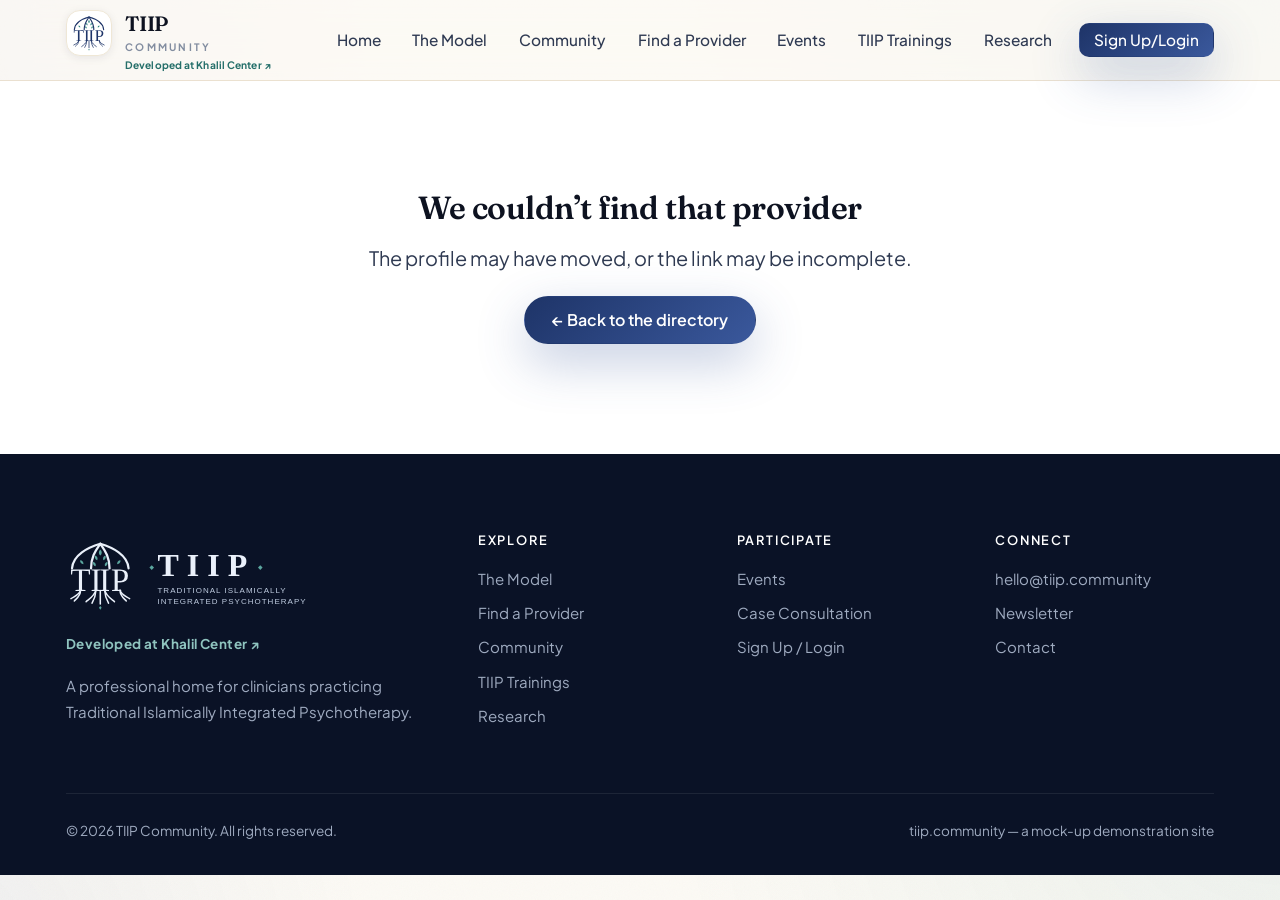
<file: provider.html>
<!DOCTYPE html>
<html lang="en">
<head>
  <meta charset="UTF-8" />
  <meta name="viewport" content="width=device-width, initial-scale=1.0" />
  <script>document.documentElement.className+=" js";</script>
  <link rel="preconnect" href="https://fonts.googleapis.com">
  <link rel="preconnect" href="https://fonts.gstatic.com" crossorigin>
  <link href="https://fonts.googleapis.com/css2?family=Fraunces:ital,opsz,wght@0,9..144,400..700;1,9..144,400..600&family=Plus+Jakarta+Sans:wght@400;500;600;700;800&family=Amiri:ital@0;1&display=swap" rel="stylesheet">
  <title>Provider Profile — TIIP Community</title>
  <meta name="description" content="Full profile of a TIIP Community provider — background, specialties, and the workshops, seminars, and events they can offer." />
  <meta name="theme-color" content="#101c3a" />
  <meta property="og:type" content="website" />
  <meta property="og:title" content="Provider Profile — TIIP Community" />
  <meta property="og:site_name" content="TIIP Community" />
  <link rel="stylesheet" href="assets/css/style.css?v=5" />
  <link rel="icon" href="assets/img/favicon.svg" type="image/svg+xml" />
</head>
<body>
  <header class="site-header">
    <div class="container nav">
      <div class="brand-stack">
        <a class="brand" href="index.html"><img class="mark" src="assets/img/tiip-mark.svg" alt="" width="46" height="46" /><span><b>TIIP</b><span>Community</span></span></a>
        <a class="brand-khalil" href="https://khalilcenter.com" target="_blank" rel="noopener">Developed at Khalil Center ↗</a>
      </div>
      <button class="nav-toggle" aria-label="Toggle menu"><span></span></button>
      <ul class="nav-links">
        <li><a href="index.html">Home</a></li>
        <li><a href="model.html">The Model</a></li>
        <li><a href="community.html">Community</a></li>
        <li><a href="index.html#directory">Find a Provider</a></li>
        <li><a href="events.html">Events</a></li>
        <li><a href="trainings.html">TIIP Trainings</a></li>
        <li><a href="research.html">Research</a></li>
        <li class="nav-cta"><a class="btn btn-primary btn-sm" href="join.html">Sign Up/Login</a></li>
      </ul>
    </div>
  </header>

  <!-- Filled in by provider.js from ?p=<slug> -->
  <div id="pf-root">
    <section class="bg-white"><div class="container text-center"><p class="muted">Loading profile…</p></div></section>
  </div>

  <footer class="site-footer">
    <div class="container">
      <div class="footer-grid">
        <div class="footer-brand">
          <a href="index.html" aria-label="TIIP Community home"><img class="logo-full" src="assets/img/tiip-logo-light.svg" alt="TIIP — Traditional Islamically Integrated Psychotherapy" width="320" height="74" /></a>
          <a class="dev-at" href="https://khalilcenter.com" target="_blank" rel="noopener">Developed at Khalil Center ↗</a>
          <p class="mt-1">A professional home for clinicians practicing Traditional Islamically Integrated Psychotherapy.</p>
        </div>
        <div><h4>Explore</h4><a href="model.html">The Model</a><a href="index.html#directory">Find a Provider</a><a href="community.html">Community</a><a href="trainings.html">TIIP Trainings</a><a href="research.html">Research</a></div>
        <div><h4>Participate</h4><a href="events.html">Events</a><a href="community.html">Case Consultation</a><a href="join.html">Sign Up / Login</a></div>
        <div><h4>Connect</h4><a href="mailto:hello@tiip.community">hello@tiip.community</a><a href="#">Newsletter</a><a href="#">Contact</a></div>
      </div>
      <div class="footer-bottom"><span>© <span id="year">2026</span> TIIP Community. All rights reserved.</span><span>tiip.community — a mock-up demonstration site</span></div>
    </div>
  </footer>

  <script src="assets/js/main.js?v=5"></script>
  <script src="assets/js/providers.js?v=5"></script>
  <script src="assets/js/provider.js?v=5"></script>
</body>
</html>
</file>
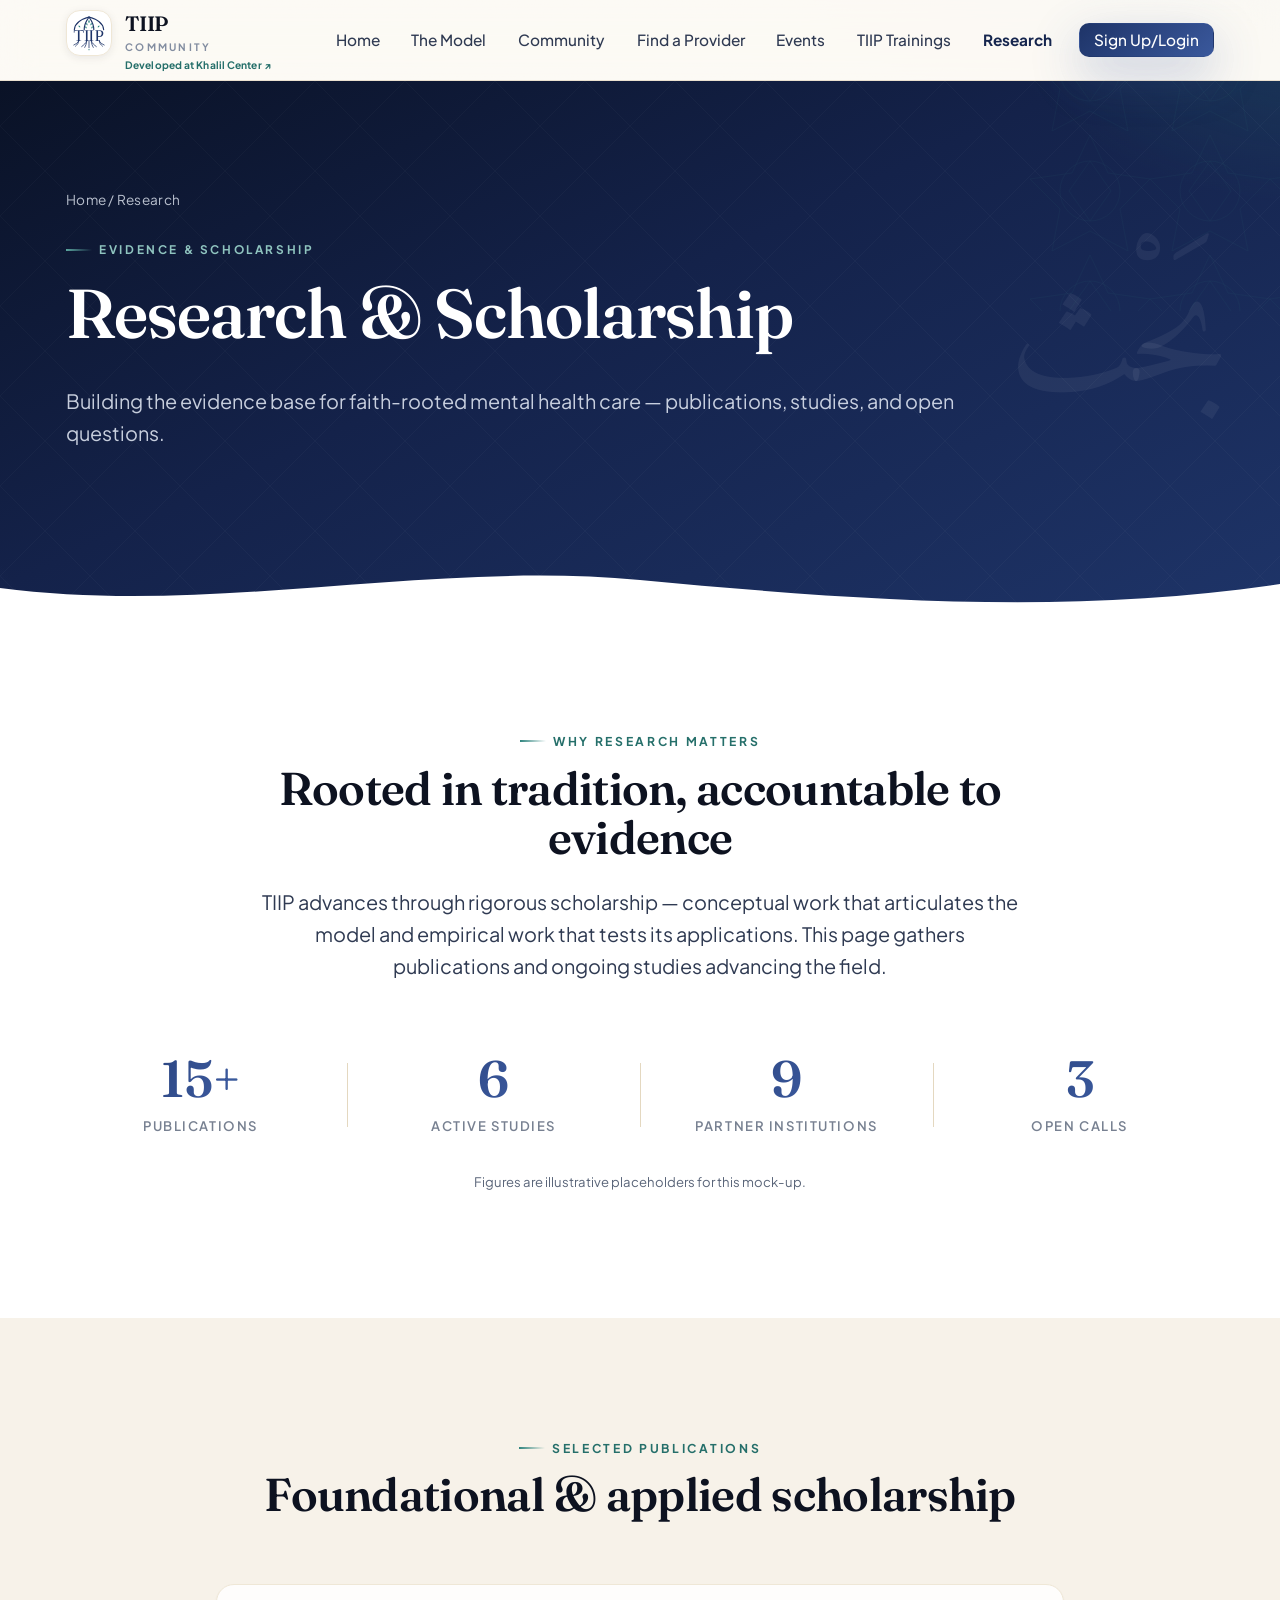
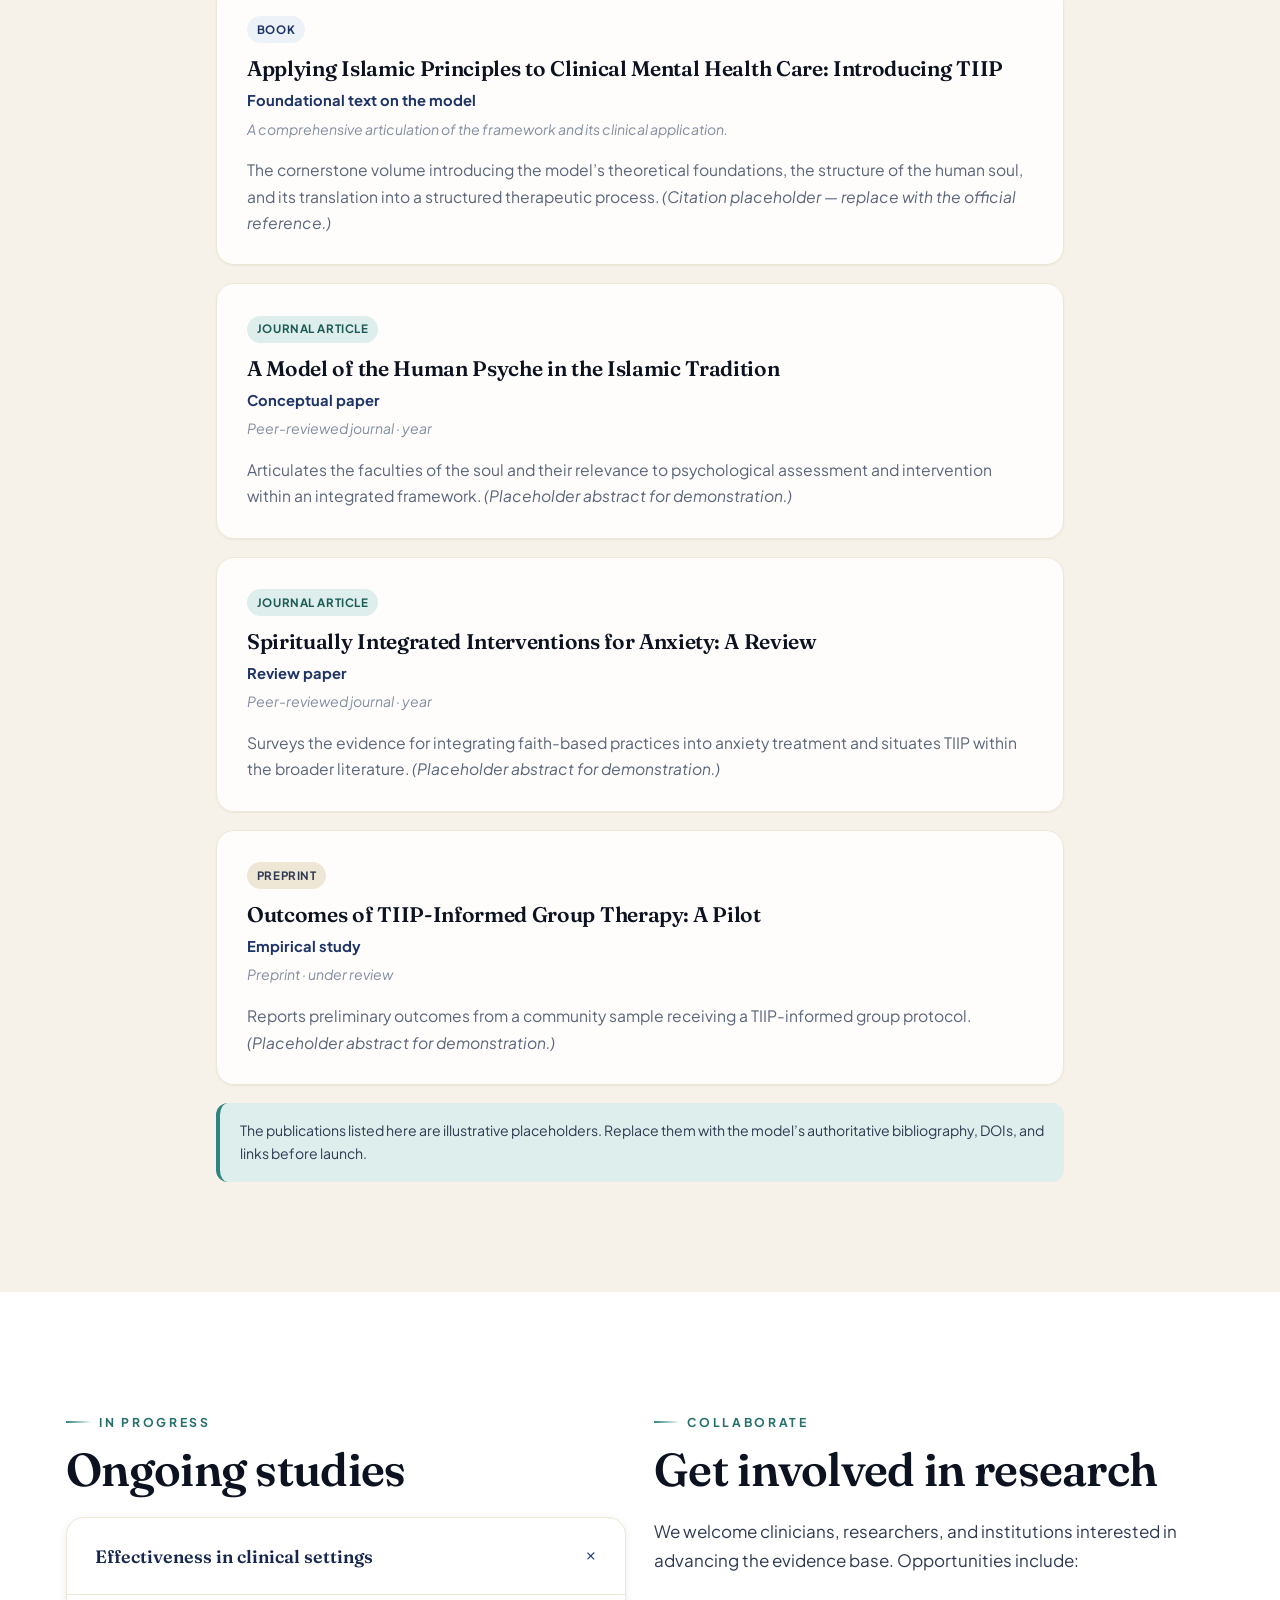
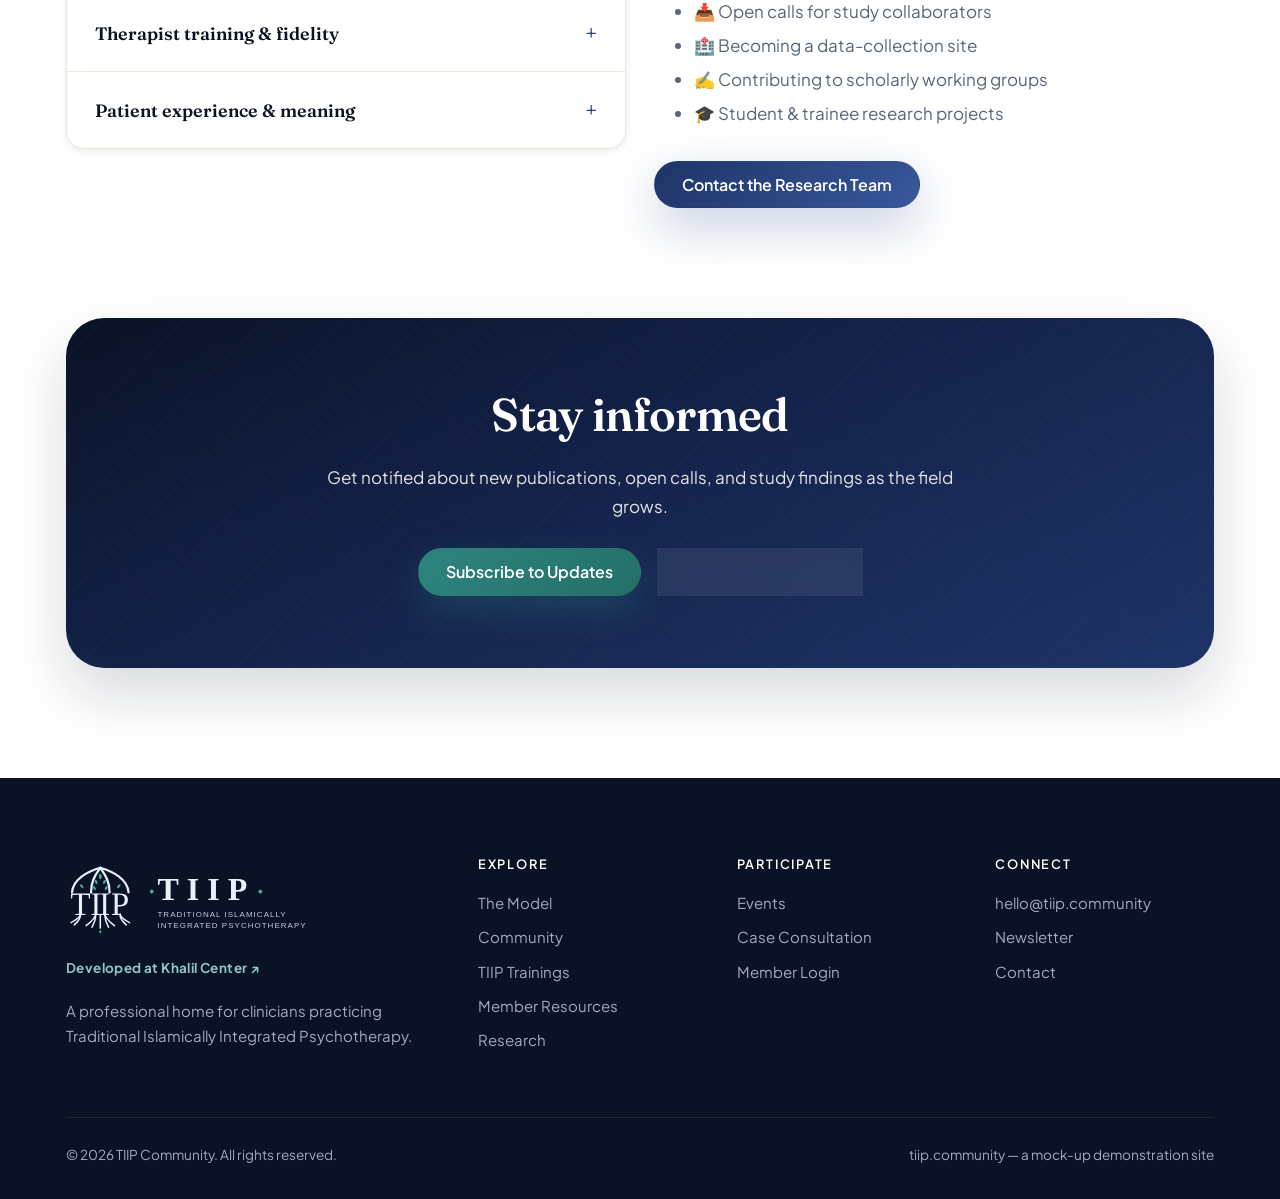
<file: research.html>
<!DOCTYPE html>
<html lang="en">
<head>
  <meta charset="UTF-8" />
  <meta name="viewport" content="width=device-width, initial-scale=1.0" />
  <script>document.documentElement.className+=" js";</script>
  <link rel="preconnect" href="https://fonts.googleapis.com">
  <link rel="preconnect" href="https://fonts.gstatic.com" crossorigin>
  <link href="https://fonts.googleapis.com/css2?family=Fraunces:ital,opsz,wght@0,9..144,400..700;1,9..144,400..600&family=Plus+Jakarta+Sans:wght@400;500;600;700;800&family=Amiri:ital@0;1&display=swap" rel="stylesheet">
  <title>Research — TIIP Community</title>
  <meta name="description" content="Publications, ongoing studies, and the growing evidence base for Traditional Islamically Integrated Psychotherapy." />
  <meta name="theme-color" content="#101c3a" />
  <meta property="og:type" content="website" />
  <meta property="og:title" content="Research — TIIP Community" />
  <meta property="og:description" content="Publications, ongoing studies, and the growing evidence base for Traditional Islamically Integrated Psychotherapy." />
  <meta property="og:site_name" content="TIIP Community" />
  <link rel="stylesheet" href="assets/css/style.css?v=5" />
  <link rel="icon" href="assets/img/favicon.svg" type="image/svg+xml" />
</head>
<body>
  <header class="site-header">
    <div class="container nav">
      <div class="brand-stack">
        <a class="brand" href="index.html"><img class="mark" src="assets/img/tiip-mark.svg" alt="" width="46" height="46" /><span><b>TIIP</b><span>Community</span></span></a>
        <a class="brand-khalil" href="https://khalilcenter.com" target="_blank" rel="noopener">Developed at Khalil Center ↗</a>
      </div>
      <button class="nav-toggle" aria-label="Toggle menu"><span></span></button>
      <ul class="nav-links">
        <li><a href="index.html">Home</a></li>
        <li><a href="model.html">The Model</a></li>
        <li><a href="community.html">Community</a></li>
        <li><a href="index.html#directory">Find a Provider</a></li>
        <li><a href="events.html">Events</a></li>
        <li><a href="trainings.html">TIIP Trainings</a></li>
        <li><a href="research.html">Research</a></li>
        <li class="nav-cta"><a class="btn btn-primary btn-sm" href="join.html">Sign Up/Login</a></li>
      </ul>
    </div>
  </header>

  <section class="page-head">
    <span class="girih deco" aria-hidden="true"></span>
    <div class="ph-ar" aria-hidden="true">بَحْث</div>
    <div class="container">
      <div class="breadcrumb"><a href="index.html">Home</a> / Research</div>
      <p class="page-head-eyebrow">Evidence &amp; Scholarship</p>
      <h1>Research &amp; Scholarship</h1>
      <p class="lead">Building the evidence base for faith-rooted mental health care — publications, studies, and open questions.</p>
    </div>
    <div class="page-head-wave"><svg viewBox="0 0 1440 56" preserveAspectRatio="none" xmlns="http://www.w3.org/2000/svg"><path d="M0,32 C240,60 480,4 720,24 C960,44 1200,60 1440,28 L1440,56 L0,56 Z" fill="#ffffff"></path></svg></div>
  </section>

  <!-- INTRO + STATS -->
  <section class="bg-white">
    <div class="container">
      <div class="section-head reveal">
        <p class="eyebrow">Why research matters</p>
        <h2>Rooted in tradition, accountable to evidence</h2>
        <p class="lead muted">TIIP advances through rigorous scholarship — conceptual work that articulates the model and empirical work that tests its applications. This page gathers publications and ongoing studies advancing the field.</p>
      </div>
      <div class="stats">
        <div class="stat reveal"><div class="num" style="color:var(--gold-600)">15+</div><div class="label muted">Publications</div></div>
        <div class="stat reveal"><div class="num" style="color:var(--gold-600)">6</div><div class="label muted">Active Studies</div></div>
        <div class="stat reveal"><div class="num" style="color:var(--gold-600)">9</div><div class="label muted">Partner Institutions</div></div>
        <div class="stat reveal"><div class="num" style="color:var(--gold-600)">3</div><div class="label muted">Open Calls</div></div>
      </div>
      <p class="text-center muted mt-2" style="font-size:.82rem;">Figures are illustrative placeholders for this mock-up.</p>
    </div>
  </section>

  <!-- PUBLICATIONS -->
  <section class="bg-cream">
    <div class="container" style="max-width:900px;">
      <div class="section-head reveal">
        <p class="eyebrow">Selected publications</p>
        <h2>Foundational &amp; applied scholarship</h2>
      </div>

      <div class="pub reveal">
        <span class="tag teal">Book</span>
        <h3 class="mt-1">Applying Islamic Principles to Clinical Mental Health Care: Introducing TIIP</h3>
        <p class="authors">Foundational text on the model</p>
        <p class="journal">A comprehensive articulation of the framework and its clinical application.</p>
        <p class="abstract">The cornerstone volume introducing the model’s theoretical foundations, the structure of the human soul, and its translation into a structured therapeutic process. <em>(Citation placeholder — replace with the official reference.)</em></p>
      </div>

      <div class="pub reveal">
        <span class="tag">Journal Article</span>
        <h3 class="mt-1">A Model of the Human Psyche in the Islamic Tradition</h3>
        <p class="authors">Conceptual paper</p>
        <p class="journal">Peer-reviewed journal · year</p>
        <p class="abstract">Articulates the faculties of the soul and their relevance to psychological assessment and intervention within an integrated framework. <em>(Placeholder abstract for demonstration.)</em></p>
      </div>

      <div class="pub reveal">
        <span class="tag">Journal Article</span>
        <h3 class="mt-1">Spiritually Integrated Interventions for Anxiety: A Review</h3>
        <p class="authors">Review paper</p>
        <p class="journal">Peer-reviewed journal · year</p>
        <p class="abstract">Surveys the evidence for integrating faith-based practices into anxiety treatment and situates TIIP within the broader literature. <em>(Placeholder abstract for demonstration.)</em></p>
      </div>

      <div class="pub reveal">
        <span class="tag sand">Preprint</span>
        <h3 class="mt-1">Outcomes of TIIP-Informed Group Therapy: A Pilot</h3>
        <p class="authors">Empirical study</p>
        <p class="journal">Preprint · under review</p>
        <p class="abstract">Reports preliminary outcomes from a community sample receiving a TIIP-informed group protocol. <em>(Placeholder abstract for demonstration.)</em></p>
      </div>

      <div class="footer-note reveal">The publications listed here are illustrative placeholders. Replace them with the model’s authoritative bibliography, DOIs, and links before launch.</div>
    </div>
  </section>

  <!-- ONGOING + GET INVOLVED -->
  <section class="bg-white">
    <div class="container">
      <div class="grid grid-2">
        <div class="reveal">
          <p class="eyebrow">In progress</p>
          <h2>Ongoing studies</h2>
          <div class="accordion mt-1" data-single>
            <div class="acc-item open"><button class="acc-head">Effectiveness in clinical settings <span class="chev">+</span></button><div class="acc-body"><div class="inner">Multi-site evaluation of TIIP-informed treatment across partnering clinics and presenting concerns.</div></div></div>
            <div class="acc-item"><button class="acc-head">Therapist training &amp; fidelity <span class="chev">+</span></button><div class="acc-body"><div class="inner">Developing and validating measures of training outcomes and adherence to the model.</div></div></div>
            <div class="acc-item"><button class="acc-head">Patient experience &amp; meaning <span class="chev">+</span></button><div class="acc-body"><div class="inner">Qualitative study of how patients experience the integration of faith within therapy.</div></div></div>
          </div>
        </div>
        <div class="reveal">
          <p class="eyebrow">Collaborate</p>
          <h2>Get involved in research</h2>
          <p>We welcome clinicians, researchers, and institutions interested in advancing the evidence base. Opportunities include:</p>
          <ul style="line-height:2;color:var(--ink-500);">
            <li>📥 Open calls for study collaborators</li>
            <li>🏥 Becoming a data-collection site</li>
            <li>✍️ Contributing to scholarly working groups</li>
            <li>🎓 Student &amp; trainee research projects</li>
          </ul>
          <a class="btn btn-primary mt-1" href="mailto:research@tiip.community">Contact the Research Team</a>
        </div>
      </div>
    </div>
  </section>

  <section class="bg-white" style="padding-top:0;">
    <div class="container">
      <div class="cta-band reveal">
        <h2>Stay informed</h2>
        <p>Get notified about new publications, open calls, and study findings as the field grows.</p>
        <div class="cta-actions">
          <a class="btn btn-gold" href="#">Subscribe to Updates</a>
          <a class="btn btn-ghost" href="community.html">Join the Community</a>
        </div>
      </div>
    </div>
  </section>

  <footer class="site-footer">
    <div class="container">
      <div class="footer-grid">
        <div class="footer-brand">
          <a href="index.html" aria-label="TIIP Community home"><img class="logo-full" src="assets/img/tiip-logo-light.svg" alt="TIIP — Traditional Islamically Integrated Psychotherapy" width="320" height="74" /></a>
          <a class="dev-at" href="https://khalilcenter.com" target="_blank" rel="noopener">Developed at Khalil Center ↗</a>
          <p class="mt-1">A professional home for clinicians practicing Traditional Islamically Integrated Psychotherapy.</p>
        </div>
        <div><h4>Explore</h4><a href="model.html">The Model</a><a href="community.html">Community</a><a href="trainings.html">TIIP Trainings</a><a href="portal.html#learning">Member Resources</a><a href="research.html">Research</a></div>
        <div><h4>Participate</h4><a href="events.html">Events</a><a href="community.html">Case Consultation</a><a href="#" data-open-login>Member Login</a></div>
        <div><h4>Connect</h4><a href="mailto:hello@tiip.community">hello@tiip.community</a><a href="#">Newsletter</a><a href="#">Contact</a></div>
      </div>
      <div class="footer-bottom"><span>© <span id="year">2026</span> TIIP Community. All rights reserved.</span><span>tiip.community — a mock-up demonstration site</span></div>
    </div>
  </footer>

  <div class="modal-overlay" id="login-modal" role="dialog" aria-modal="true">
    <div class="modal modal-wrap">
      <button class="modal-close" data-close-login aria-label="Close">×</button>
      <h3>Member Login</h3>
      <div class="demo-pill">Demo only — this is a non-functional mock-up.</div>
      <form>
        <div class="field"><label>Email</label><input type="email" placeholder="you@practice.com" /></div>
        <div class="field"><label>Password</label><input type="password" placeholder="••••••••" /></div>
        <button class="btn btn-primary" type="submit">Sign In</button>
      </form>
    </div>
  </div>

  <script src="assets/js/main.js?v=5"></script>
</body>
</html>
</file>
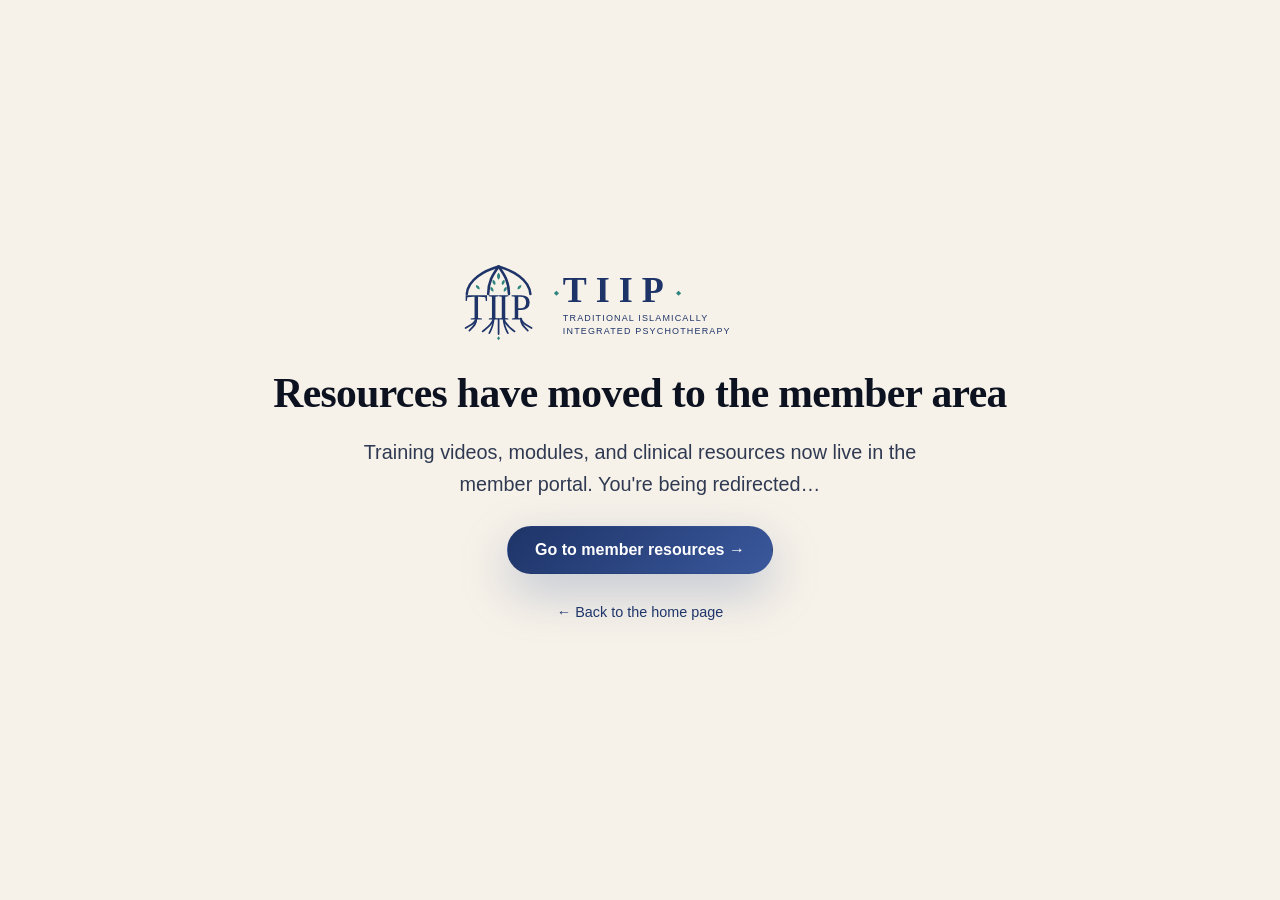
<file: resources.html>
<!DOCTYPE html>
<html lang="en">
<head>
  <meta charset="UTF-8" />
  <meta name="viewport" content="width=device-width, initial-scale=1.0" />
  <title>Resources have moved — TIIP Community</title>
  <!-- Resources are now member-only and live in the portal's Resources &
       Modules area. Keep this page as a redirect so old links don't break. -->
  <meta http-equiv="refresh" content="2; url=portal.html#learning" />
  <meta name="robots" content="noindex" />
  <meta name="theme-color" content="#101c3a" />
  <link rel="stylesheet" href="assets/css/style.css?v=2" />
  <link rel="icon" href="assets/img/favicon.svg" type="image/svg+xml" />
</head>
<body>
  <section class="bg-cream" style="min-height:100vh;display:grid;place-items:center;">
    <div class="container text-center">
      <img src="assets/img/tiip-logo.svg" alt="TIIP — Traditional Islamically Integrated Psychotherapy" style="width:min(360px,90%);margin:0 auto 28px;" />
      <h1 style="font-size:clamp(1.8rem,3.5vw,2.6rem);">Resources have moved to the member area</h1>
      <p class="lead muted" style="max-width:52ch;margin:0 auto 26px;">Training videos, modules, and clinical resources now live in the member portal. You're being redirected…</p>
      <a class="btn btn-primary" href="portal.html#learning">Go to member resources →</a>
      <p class="mt-2" style="font-size:.9rem;"><a href="index.html">← Back to the home page</a></p>
    </div>
  </section>
</body>
</html>
</file>
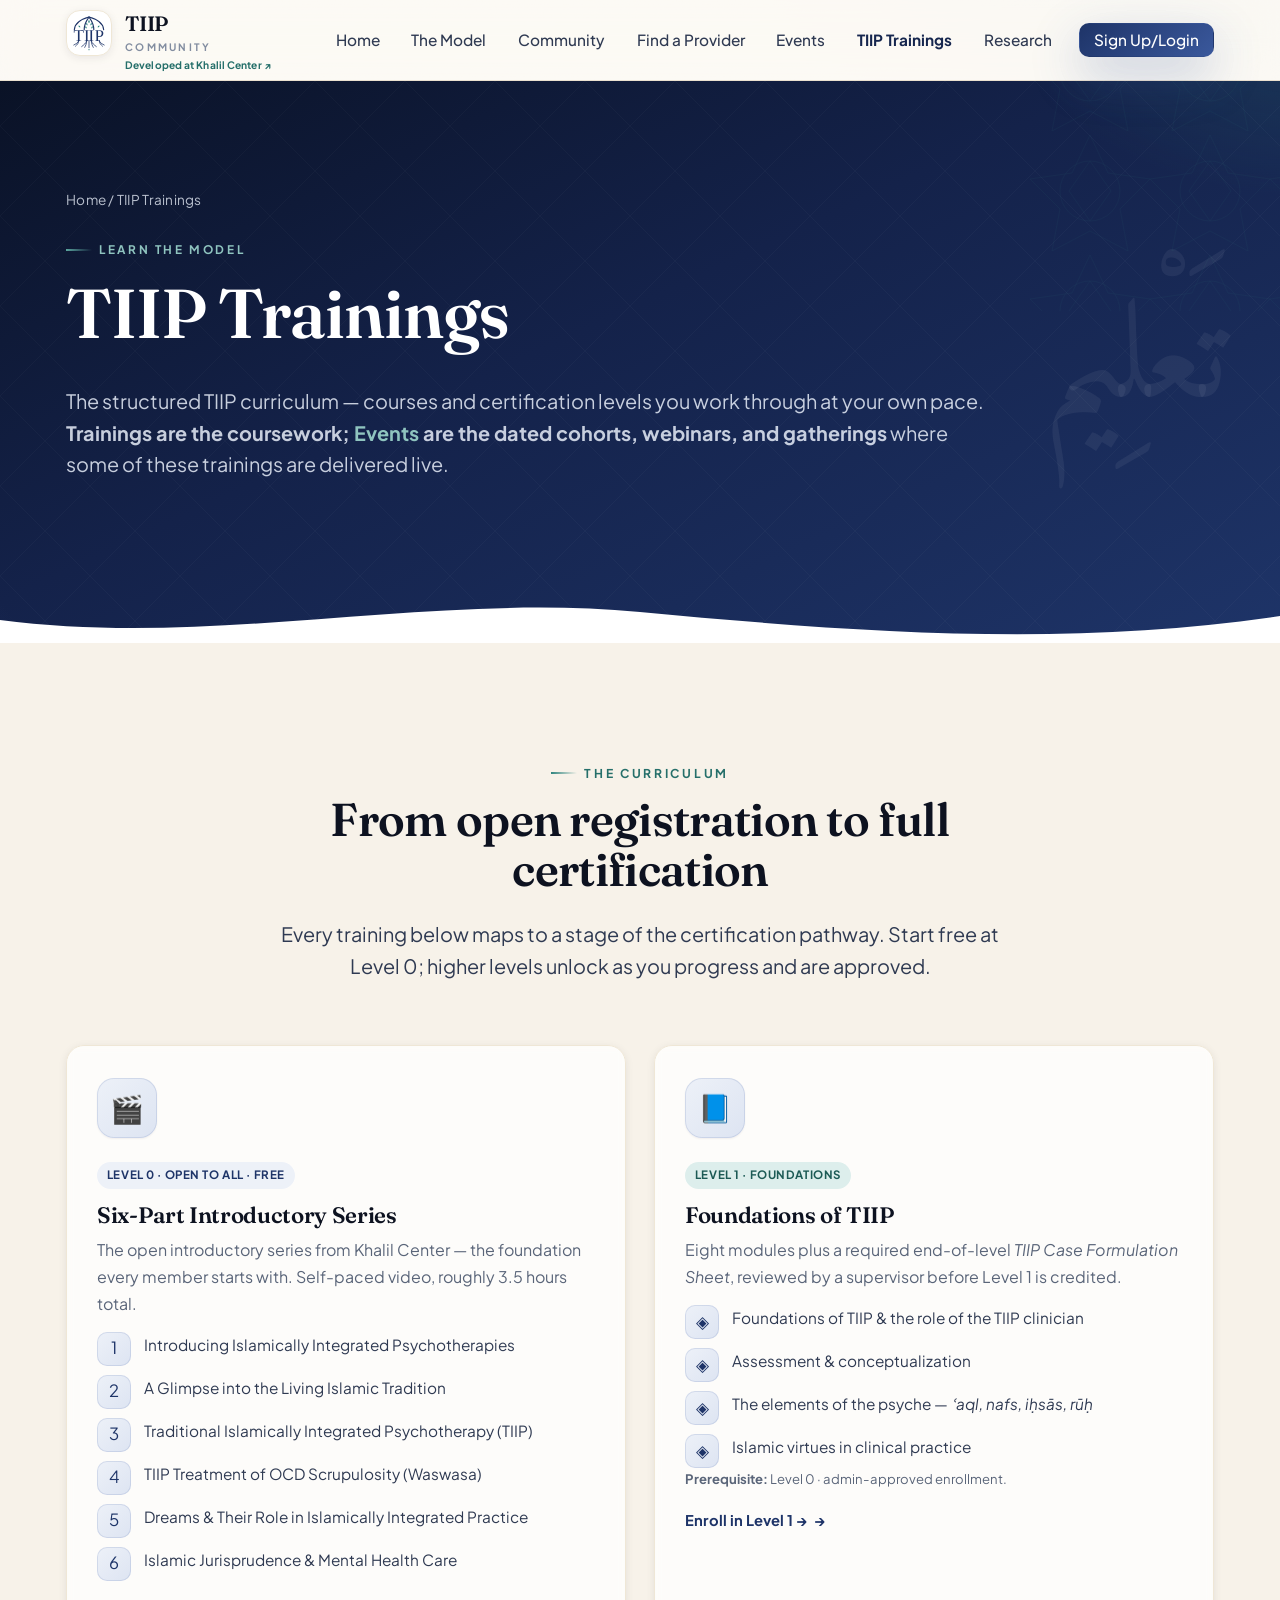
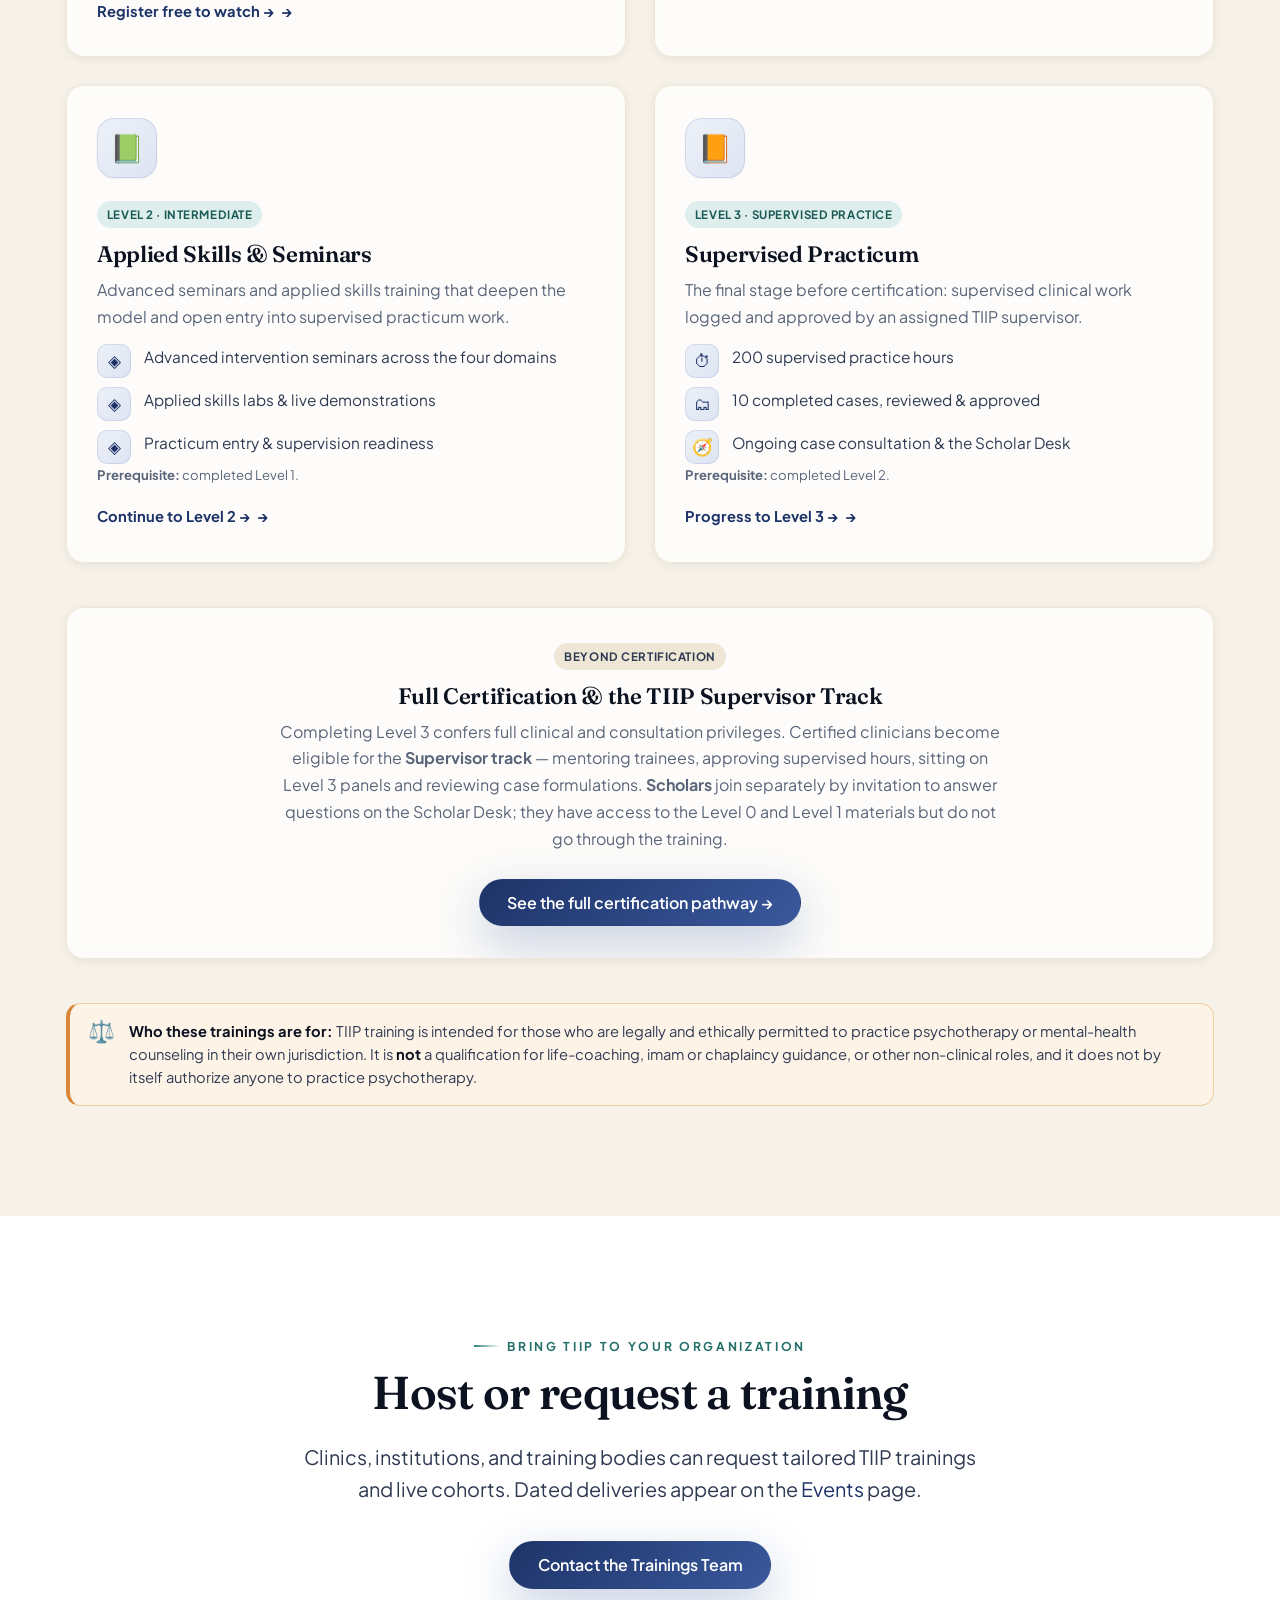
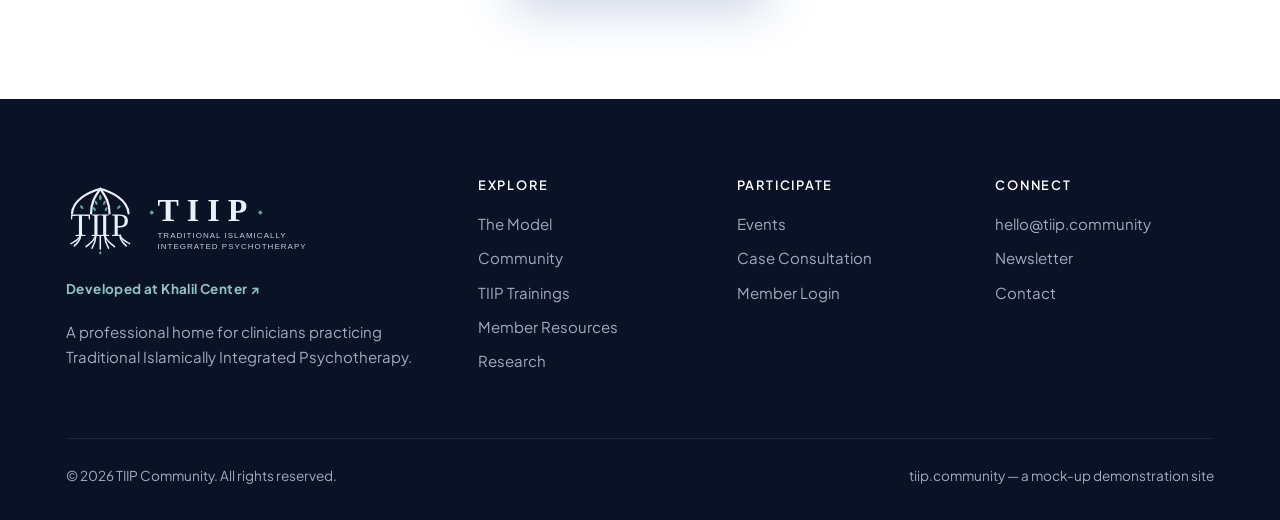
<file: trainings.html>
<!DOCTYPE html>
<html lang="en">
<head>
  <meta charset="UTF-8" />
  <meta name="viewport" content="width=device-width, initial-scale=1.0" />
  <script>document.documentElement.className+=" js";</script>
  <link rel="preconnect" href="https://fonts.googleapis.com">
  <link rel="preconnect" href="https://fonts.gstatic.com" crossorigin>
  <link href="https://fonts.googleapis.com/css2?family=Fraunces:ital,opsz,wght@0,9..144,400..700;1,9..144,400..600&family=Plus+Jakarta+Sans:wght@400;500;600;700;800&family=Amiri:ital@0;1&display=swap" rel="stylesheet">
  <title>TIIP Trainings — TIIP Community</title>
  <meta name="description" content="The structured TIIP training curriculum — from the open Level 0 introductory series through Levels 1–3 to full certification and the supervisor track." />
  <meta name="theme-color" content="#101c3a" />
  <meta property="og:type" content="website" />
  <meta property="og:title" content="TIIP Trainings — TIIP Community" />
  <meta property="og:description" content="The structured TIIP training curriculum — from Level 0 through full certification." />
  <meta property="og:site_name" content="TIIP Community" />
  <link rel="stylesheet" href="assets/css/style.css?v=5" />
  <link rel="icon" href="assets/img/favicon.svg" type="image/svg+xml" />
</head>
<body>
  <header class="site-header">
    <div class="container nav">
      <div class="brand-stack">
        <a class="brand" href="index.html"><img class="mark" src="assets/img/tiip-mark.svg" alt="" width="46" height="46" /><span><b>TIIP</b><span>Community</span></span></a>
        <a class="brand-khalil" href="https://khalilcenter.com" target="_blank" rel="noopener">Developed at Khalil Center ↗</a>
      </div>
      <button class="nav-toggle" aria-label="Toggle menu"><span></span></button>
      <ul class="nav-links">
        <li><a href="index.html">Home</a></li>
        <li><a href="model.html">The Model</a></li>
        <li><a href="community.html">Community</a></li>
        <li><a href="index.html#directory">Find a Provider</a></li>
        <li><a href="events.html">Events</a></li>
        <li><a href="trainings.html">TIIP Trainings</a></li>
        <li><a href="research.html">Research</a></li>
        <li class="nav-cta"><a class="btn btn-primary btn-sm" href="join.html">Sign Up/Login</a></li>
      </ul>
    </div>
  </header>

  <section class="page-head">
    <span class="girih deco" aria-hidden="true"></span>
    <div class="ph-ar" aria-hidden="true">تَعْلِيم</div>
    <div class="container">
      <div class="breadcrumb"><a href="index.html">Home</a> / TIIP Trainings</div>
      <p class="page-head-eyebrow">Learn the model</p>
      <h1>TIIP Trainings</h1>
      <p class="lead">The structured TIIP curriculum — courses and certification levels you work through at your own pace. <strong>Trainings are the coursework; <a href="events.html" style="color:var(--gold-300);">Events</a> are the dated cohorts, webinars, and gatherings</strong> where some of these trainings are delivered live.</p>
    </div>
    <div class="page-head-wave"><svg viewBox="0 0 1440 56" preserveAspectRatio="none" xmlns="http://www.w3.org/2000/svg"><path d="M0,32 C240,60 480,4 720,24 C960,44 1200,60 1440,28 L1440,56 L0,56 Z" fill="#ffffff"></path></svg></div>
  </section>

  <section class="bg-cream">
    <div class="container">
      <div class="section-head reveal">
        <p class="eyebrow">The curriculum</p>
        <h2>From open registration to full certification</h2>
        <p class="lead muted">Every training below maps to a stage of the certification pathway. Start free at Level 0; higher levels unlock as you progress and are approved.</p>
      </div>

      <div class="grid grid-2">

        <div class="card reveal">
          <div class="icon">🎬</div>
          <span class="tag teal">Level 0 · Open to all · Free</span>
          <h3 class="mt-1">Six-Part Introductory Series</h3>
          <p>The open introductory series from Khalil Center — the foundation every member starts with. Self-paced video, roughly 3.5 hours total.</p>
          <ul class="benefit-list mt-1" style="gap:9px;">
            <li><span class="bi" aria-hidden="true">1</span><span>Introducing Islamically Integrated Psychotherapies</span></li>
            <li><span class="bi" aria-hidden="true">2</span><span>A Glimpse into the Living Islamic Tradition</span></li>
            <li><span class="bi" aria-hidden="true">3</span><span>Traditional Islamically Integrated Psychotherapy (TIIP)</span></li>
            <li><span class="bi" aria-hidden="true">4</span><span>TIIP Treatment of OCD Scrupulosity (Waswasa)</span></li>
            <li><span class="bi" aria-hidden="true">5</span><span>Dreams &amp; Their Role in Islamically Integrated Practice</span></li>
            <li><span class="bi" aria-hidden="true">6</span><span>Islamic Jurisprudence &amp; Mental Health Care</span></li>
          </ul>
          <a class="feature-link" href="join.html">Register free to watch →</a>
        </div>

        <div class="card reveal">
          <div class="icon">📘</div>
          <span class="tag">Level 1 · Foundations</span>
          <h3 class="mt-1">Foundations of TIIP</h3>
          <p>Eight modules plus a required end-of-level <em>TIIP Case Formulation Sheet</em>, reviewed by a supervisor before Level 1 is credited.</p>
          <ul class="benefit-list mt-1" style="gap:9px;">
            <li><span class="bi" aria-hidden="true">◈</span><span>Foundations of TIIP &amp; the role of the TIIP clinician</span></li>
            <li><span class="bi" aria-hidden="true">◈</span><span>Assessment &amp; conceptualization</span></li>
            <li><span class="bi" aria-hidden="true">◈</span><span>The elements of the psyche — <em>ʿaql, nafs, iḥsās, rūḥ</em></span></li>
            <li><span class="bi" aria-hidden="true">◈</span><span>Islamic virtues in clinical practice</span></li>
          </ul>
          <p class="muted" style="font-size:.82rem;"><b>Prerequisite:</b> Level 0 · admin-approved enrollment.</p>
          <a class="feature-link" href="join.html">Enroll in Level 1 →</a>
        </div>

        <div class="card reveal">
          <div class="icon">📗</div>
          <span class="tag">Level 2 · Intermediate</span>
          <h3 class="mt-1">Applied Skills &amp; Seminars</h3>
          <p>Advanced seminars and applied skills training that deepen the model and open entry into supervised practicum work.</p>
          <ul class="benefit-list mt-1" style="gap:9px;">
            <li><span class="bi" aria-hidden="true">◈</span><span>Advanced intervention seminars across the four domains</span></li>
            <li><span class="bi" aria-hidden="true">◈</span><span>Applied skills labs &amp; live demonstrations</span></li>
            <li><span class="bi" aria-hidden="true">◈</span><span>Practicum entry &amp; supervision readiness</span></li>
          </ul>
          <p class="muted" style="font-size:.82rem;"><b>Prerequisite:</b> completed Level 1.</p>
          <a class="feature-link" href="join.html">Continue to Level 2 →</a>
        </div>

        <div class="card reveal">
          <div class="icon">📙</div>
          <span class="tag">Level 3 · Supervised Practice</span>
          <h3 class="mt-1">Supervised Practicum</h3>
          <p>The final stage before certification: supervised clinical work logged and approved by an assigned TIIP supervisor.</p>
          <ul class="benefit-list mt-1" style="gap:9px;">
            <li><span class="bi" aria-hidden="true">⏱</span><span>200 supervised practice hours</span></li>
            <li><span class="bi" aria-hidden="true">🗂</span><span>10 completed cases, reviewed &amp; approved</span></li>
            <li><span class="bi" aria-hidden="true">🧭</span><span>Ongoing case consultation &amp; the Scholar Desk</span></li>
          </ul>
          <p class="muted" style="font-size:.82rem;"><b>Prerequisite:</b> completed Level 2.</p>
          <a class="feature-link" href="join.html">Progress to Level 3 →</a>
        </div>

      </div>

      <div class="card reveal mt-3" style="text-align:center;">
        <span class="tag sand">Beyond certification</span>
        <h3 class="mt-1">Full Certification &amp; the TIIP Supervisor Track</h3>
        <p class="muted" style="max-width:60ch;margin:0 auto;">Completing Level 3 confers full clinical and consultation privileges. Certified clinicians become eligible for the <strong>Supervisor track</strong> — mentoring trainees, approving supervised hours, sitting on Level 3 panels and reviewing case formulations. <strong>Scholars</strong> join separately by invitation to answer questions on the Scholar Desk; they have access to the Level 0 and Level 1 materials but do not go through the training.</p>
        <a class="btn btn-primary mt-2" href="index.html#pathway">See the full certification pathway →</a>
      </div>

      <div class="notice warn reveal mt-3">
        <span class="ni" aria-hidden="true">⚖️</span>
        <p><strong>Who these trainings are for:</strong> TIIP training is intended for those who are legally and ethically permitted to practice psychotherapy or mental-health counseling in their own jurisdiction. It is <strong>not</strong> a qualification for life-coaching, imam or chaplaincy guidance, or other non-clinical roles, and it does not by itself authorize anyone to practice psychotherapy.</p>
      </div>
    </div>
  </section>

  <!-- HOST CTA -->
  <section class="bg-white">
    <div class="container" style="max-width:760px;text-align:center;">
      <div class="reveal">
        <p class="eyebrow">Bring TIIP to your organization</p>
        <h2>Host or request a training</h2>
        <p class="lead muted">Clinics, institutions, and training bodies can request tailored TIIP trainings and live cohorts. Dated deliveries appear on the <a href="events.html">Events</a> page.</p>
        <a class="btn btn-primary mt-1" href="mailto:events@tiip.community">Contact the Trainings Team</a>
      </div>
    </div>
  </section>

  <footer class="site-footer">
    <div class="container">
      <div class="footer-grid">
        <div class="footer-brand">
          <a href="index.html" aria-label="TIIP Community home"><img class="logo-full" src="assets/img/tiip-logo-light.svg" alt="TIIP — Traditional Islamically Integrated Psychotherapy" width="320" height="74" /></a>
          <a class="dev-at" href="https://khalilcenter.com" target="_blank" rel="noopener">Developed at Khalil Center ↗</a>
          <p class="mt-1">A professional home for clinicians practicing Traditional Islamically Integrated Psychotherapy.</p>
        </div>
        <div><h4>Explore</h4><a href="model.html">The Model</a><a href="community.html">Community</a><a href="trainings.html">TIIP Trainings</a><a href="portal.html#learning">Member Resources</a><a href="research.html">Research</a></div>
        <div><h4>Participate</h4><a href="events.html">Events</a><a href="community.html">Case Consultation</a><a href="join.html">Member Login</a></div>
        <div><h4>Connect</h4><a href="mailto:hello@tiip.community">hello@tiip.community</a><a href="#">Newsletter</a><a href="#">Contact</a></div>
      </div>
      <div class="footer-bottom"><span>© <span id="year">2026</span> TIIP Community. All rights reserved.</span><span>tiip.community — a mock-up demonstration site</span></div>
    </div>
  </footer>

  <script src="assets/js/main.js?v=5"></script>
</body>
</html>
</file>
<file: assets/css/style.css>
/* =========================================================
   TIIP Community — Design System v3 "Sakīnah"
   Traditional Islamically Integrated Psychotherapy
   A premium, faith-rooted aesthetic keyed to the TIIP logo:
   deep navy (#1e3468) + teal (#2e847e) on warm cream.
   NOTE: the --emerald-* scale now holds the navy primaries and
   the --gold-* scale holds the teal accents; the variable names
   are kept so downstream selectors stay stable.
   ========================================================= */

:root {
  /* ---- Core palette ---- */
  --emerald-950: #0a1226;
  --emerald-900: #101c3a;
  --emerald-800: #16264e;
  --emerald-700: #1e3468;
  --emerald-600: #28437f;
  --emerald-500: #3a589c;
  --emerald-400: #6a83b8;
  --emerald-300: #a3b4d6;
  --emerald-100: #dde4f2;
  --emerald-50:  #edf1f8;

  --gold-700: #1c5a55;
  --gold-600: #256f6a;
  --gold-500: #2e847e;
  --gold-400: #5ba69f;
  --gold-300: #8fc4bf;
  --gold-100: #ddeeec;

  --plum-700: #5b2a4e;   /* deep accent for contrast */

  --cream-50:  #fcfaf5;
  --cream-100: #f7f2e9;
  --cream-200: #efe7d6;
  --cream-300: #e4d8c0;

  --ink-950: #0d1220;
  --ink-800: #1c2438;
  --ink-700: #2f3a52;
  --ink-500: #5a6579;
  --ink-400: #828da0;
  --ink-300: #aab3c2;

  --white: #ffffff;

  /* ---- Gradients ---- */
  --grad-emerald: linear-gradient(135deg, var(--emerald-700), var(--emerald-500));
  --grad-gold: linear-gradient(135deg, var(--gold-500), var(--gold-600));
  --grad-hero: linear-gradient(155deg, #0a1226 0%, #14224a 45%, #1e3468 100%);
  --grad-text: linear-gradient(120deg, var(--emerald-700), var(--emerald-500) 60%, var(--gold-500));

  /* ---- Shadows ---- */
  --shadow-xs: 0 1px 2px rgba(10, 18, 38,.06);
  --shadow-sm: 0 2px 8px rgba(10, 18, 38,.08);
  --shadow-md: 0 12px 30px rgba(10, 18, 38,.10);
  --shadow-lg: 0 26px 60px rgba(10, 18, 38,.16);
  --shadow-glow: 0 18px 50px rgba(58, 88, 156,.30);
  --shadow-gold: 0 14px 36px rgba(46, 132, 126,.30);

  /* ---- Radii ---- */
  --radius-sm: 12px;
  --radius: 18px;
  --radius-lg: 28px;
  --radius-xl: 38px;

  /* ---- Type ---- */
  --font-head: "Fraunces", "Georgia", serif;
  --font-body: "Plus Jakarta Sans", -apple-system, BlinkMacSystemFont, "Segoe UI", sans-serif;
  --font-ar: "Amiri", "Georgia", serif;

  --maxw: 1200px;
}

* { box-sizing: border-box; }
html { scroll-behavior: smooth; -webkit-text-size-adjust: 100%; }

body {
  margin: 0;
  font-family: var(--font-body);
  color: var(--ink-700);
  background-color: var(--cream-50);
  background-image:
    radial-gradient(1100px 700px at 100% -5%, rgba(46, 132, 126,.07), transparent 55%),
    radial-gradient(1000px 800px at -10% 10%, rgba(58, 88, 156,.08), transparent 50%);
  line-height: 1.68;
  font-size: 17px;
  -webkit-font-smoothing: antialiased;
  text-rendering: optimizeLegibility;
  overflow-x: hidden;
}

/* Subtle paper grain */
body::before {
  content: "";
  position: fixed; inset: 0; z-index: -1; pointer-events: none;
  opacity: .035;
  background-image: url("data:image/svg+xml,%3Csvg xmlns='http://www.w3.org/2000/svg' width='200' height='200'%3E%3Cfilter id='n'%3E%3CfeTurbulence type='fractalNoise' baseFrequency='0.85' numOctaves='3'/%3E%3C/filter%3E%3Crect width='100%25' height='100%25' filter='url(%23n)'/%3E%3C/svg%3E");
}

h1, h2, h3, h4 {
  font-family: var(--font-head);
  color: var(--ink-950);
  line-height: 1.08;
  font-weight: 600;
  font-optical-sizing: auto;
  letter-spacing: -0.015em;
  margin: 0 0 .5em;
}
h1 { font-size: clamp(2.6rem, 5.4vw, 4.4rem); font-weight: 600; }
h2 { font-size: clamp(2rem, 3.6vw, 3rem); }
h3 { font-size: 1.4rem; }

p { margin: 0 0 1.15em; }

a { color: var(--emerald-700); text-decoration: none; transition: color .2s ease; }
a:hover { color: var(--gold-600); }

img { max-width: 100%; display: block; }

.container { width: 100%; max-width: var(--maxw); margin: 0 auto; padding: 0 26px; }

/* ---- Decorative / typographic helpers ---- */
.eyebrow {
  display: inline-flex; align-items: center; gap: .6em;
  text-transform: uppercase;
  letter-spacing: .22em;
  font-size: .76rem;
  font-weight: 700;
  color: var(--gold-600);
  margin: 0 0 1em;
}
.eyebrow::before {
  content: ""; width: 26px; height: 2px;
  background: linear-gradient(90deg, var(--gold-500), transparent);
}
.section-head.text-center .eyebrow::before,
.text-center .eyebrow { justify-content: center; }
.text-center .eyebrow::after {
  content: ""; width: 26px; height: 2px;
  background: linear-gradient(90deg, transparent, var(--gold-500));
}

.gradient-text {
  background: var(--grad-text);
  -webkit-background-clip: text; background-clip: text;
  -webkit-text-fill-color: transparent; color: transparent;
}

.text-center { text-align: center; }
.muted { color: var(--ink-500); }
.lead { font-size: 1.24rem; line-height: 1.6; color: var(--ink-700); font-weight: 400; }

.serif-em { font-family: var(--font-head); font-style: italic; }

/* ---- Buttons ---- */
.btn {
  position: relative;
  display: inline-flex; align-items: center; gap: .55em;
  padding: .92em 1.7em;
  border-radius: 999px;
  font-family: var(--font-body);
  font-weight: 600; font-size: 1rem;
  border: 1.5px solid transparent;
  cursor: pointer;
  transition: transform .18s cubic-bezier(.2,.8,.2,1), box-shadow .25s ease, background .25s ease, color .2s ease;
  white-space: nowrap; line-height: 1;
}
.btn:active { transform: translateY(1px) scale(.99); }
.btn-primary { background: var(--grad-emerald); color: #fff; box-shadow: var(--shadow-glow); }
.btn-primary:hover { color: #fff; transform: translateY(-2px); box-shadow: 0 22px 56px rgba(58, 88, 156,.42); }
.btn-gold { background: var(--grad-gold); color: #ffffff; box-shadow: var(--shadow-gold); }
.btn-gold:hover { color: #ffffff; transform: translateY(-2px); box-shadow: 0 20px 50px rgba(46, 132, 126,.45); }
.btn-ghost { background: rgba(255,255,255,.08); border-color: rgba(255,255,255,.34); color: #fff; backdrop-filter: blur(6px); }
.btn-ghost:hover { background: rgba(255,255,255,.16); color: #fff; transform: translateY(-2px); }
.btn-outline { background: #fff; border-color: var(--cream-300); color: var(--emerald-800); box-shadow: var(--shadow-xs); }
.btn-outline:hover { border-color: var(--emerald-500); color: var(--emerald-800); transform: translateY(-2px); box-shadow: var(--shadow-sm); }
.btn-sm { padding: .62em 1.2em; font-size: .9rem; }

/* ---- Header / Nav ---- */
.site-header {
  position: sticky; top: 0; z-index: 100;
  background: rgba(252,250,245,.72);
  backdrop-filter: saturate(160%) blur(16px);
  border-bottom: 1px solid rgba(228,216,192,.7);
  transition: box-shadow .3s;
}
.nav { display: flex; align-items: center; justify-content: space-between; height: 80px; }
.brand { display: flex; align-items: center; gap: 13px; }
.brand .mark {
  width: 46px; height: 46px; border-radius: 14px;
  display: grid; place-items: center;
  background: var(--grad-emerald);
  color: #fff; font-family: var(--font-ar); font-weight: 700; font-size: 1.5rem;
  box-shadow: var(--shadow-sm), inset 0 1px 0 rgba(255,255,255,.25);
  position: relative; overflow: hidden;
}
.brand .mark::after {
  content: ""; position: absolute; inset: 0;
  background: radial-gradient(circle at 30% 20%, rgba(255,255,255,.35), transparent 60%);
}
.brand img.mark {
  background: #fff; padding: 4px; object-fit: contain;
  border: 1px solid var(--cream-200);
}
.brand b { color: var(--ink-950); font-family: var(--font-head); font-size: 1.3rem; font-weight: 600; letter-spacing: -.01em; line-height: 1; }
.brand span { display: block; font-size: .64rem; letter-spacing: .22em; text-transform: uppercase; color: var(--ink-400); font-weight: 700; margin-top: 3px; }
/* "Developed at Khalil Center" link stacked under the header logo */
.brand-stack { display: flex; flex-direction: column; gap: 4px; }
.brand-khalil { font-size: .64rem; font-weight: 700; letter-spacing: .01em; color: var(--gold-600); line-height: 1; padding-left: 59px; }
.brand-khalil:hover { color: var(--emerald-700); }
@media (max-width: 420px) { .brand-khalil { padding-left: 0; font-size: .58rem; } }

.nav-links { display: flex; align-items: center; gap: 4px; list-style: none; margin: 0; padding: 0; }
.nav-links a { padding: .55em .9em; border-radius: 10px; color: var(--ink-700); font-weight: 500; font-size: .96rem; transition: .2s; }
.nav-links a:hover { background: rgba(58, 88, 156,.09); color: var(--emerald-800); }
.nav-links a.active { color: var(--emerald-800); font-weight: 700; }
.nav-cta { margin-left: 10px; }
/* The generic .nav-links a color/hover rules outrank .btn-* — keep the
   CTA button white-on-navy so "Member Portal" stays legible. */
.nav-links a.btn-primary,
.nav-links a.btn-primary:hover { background: var(--grad-emerald); color: #fff; }

.nav-toggle { display: none; background: none; border: none; width: 46px; height: 46px; cursor: pointer; border-radius: 12px; }
.nav-toggle span, .nav-toggle span::before, .nav-toggle span::after {
  content: ""; display: block; position: relative;
  width: 22px; height: 2px; background: var(--ink-950); margin: 0 auto; border-radius: 2px; transition: .25s;
}
.nav-toggle span::before { position: absolute; top: -7px; }
.nav-toggle span::after { position: absolute; top: 7px; }

@media (max-width: 940px) {
  .nav-toggle { display: block; }
  .nav-links {
    position: absolute; top: 80px; left: 0; right: 0;
    flex-direction: column; align-items: stretch; gap: 2px; padding: 14px 26px 24px;
    background: rgba(252,250,245,.98); backdrop-filter: blur(16px);
    border-bottom: 1px solid var(--cream-200); box-shadow: var(--shadow-md);
    transform: translateY(-140%); transition: transform .32s cubic-bezier(.2,.8,.2,1);
  }
  .nav-links.open { transform: translateY(0); }
  .nav-links a { padding: .9em .7em; }
  .nav-cta { margin: 10px 0 0; }
  .nav-cta .btn { width: 100%; justify-content: center; }
}

/* ---- Geometric motif (reusable) ---- */
.girih {
  position: absolute; pointer-events: none; opacity: .5;
  background-image: url("data:image/svg+xml,%3Csvg xmlns='http://www.w3.org/2000/svg' width='120' height='120' viewBox='0 0 120 120'%3E%3Cg fill='none' stroke='%232e847e' stroke-opacity='0.5' stroke-width='1'%3E%3Cpath d='M60 4l18 38 42 6-30 30 8 42-38-20-38 20 8-42L0 48l42-6z'/%3E%3Ccircle cx='60' cy='60' r='30'/%3E%3Cpath d='M60 30l21 30-21 30-21-30z'/%3E%3C/g%3E%3C/svg%3E");
}

/* ---- Hero ---- */
.hero {
  position: relative; isolation: isolate;
  color: #eaf0fa;
  background: var(--grad-hero);
  overflow: hidden;
}
.hero::before { /* mesh glows */
  content: ""; position: absolute; inset: -20%; z-index: -2;
  background:
    radial-gradient(620px 420px at 82% 8%, rgba(46, 132, 126,.34), transparent 60%),
    radial-gradient(560px 520px at 12% 92%, rgba(106, 131, 184,.30), transparent 60%),
    radial-gradient(700px 500px at 60% 50%, rgba(91,42,78,.18), transparent 65%);
  animation: drift 18s ease-in-out infinite alternate;
}
@keyframes drift { from { transform: translate3d(0,0,0) scale(1); } to { transform: translate3d(-2%,2%,0) scale(1.06); } }
.hero::after { /* geometric lattice */
  content: ""; position: absolute; inset: 0; z-index: -1; opacity: .5;
  background-image: url("data:image/svg+xml,%3Csvg xmlns='http://www.w3.org/2000/svg' width='90' height='90' viewBox='0 0 90 90'%3E%3Cg fill='none' stroke='%23ffffff' stroke-opacity='0.06' stroke-width='1'%3E%3Cpath d='M45 0l45 45-45 45L0 45z'/%3E%3Cpath d='M45 16l29 29-29 29-29-29z'/%3E%3Ccircle cx='45' cy='45' r='6'/%3E%3C/g%3E%3C/svg%3E");
  -webkit-mask-image: linear-gradient(to bottom, #000 0%, transparent 92%);
  mask-image: linear-gradient(to bottom, #000 0%, transparent 92%);
}
.hero .container { position: relative; z-index: 1; padding: clamp(90px, 13vh, 150px) 26px clamp(96px, 14vh, 160px); }
.hero-grid { display: grid; grid-template-columns: 1.15fr .85fr; gap: 56px; align-items: center; }
@media (max-width: 940px) { .hero-grid { grid-template-columns: 1fr; gap: 44px; } }

.hero h1 { color: #fff; max-width: 15ch; margin-bottom: .35em; }
.hero h1 .hl { font-style: italic; color: var(--gold-300); }
.hero .lead { color: rgba(234, 240, 250,.86); max-width: 52ch; font-size: 1.28rem; }
.hero-actions { display: flex; flex-wrap: wrap; gap: 16px; margin-top: 36px; }
.hero-badge {
  display: inline-flex; align-items: center; gap: 9px;
  background: rgba(255,255,255,.08); border: 1px solid rgba(255,255,255,.18);
  padding: .5em 1.1em; border-radius: 999px;
  font-size: .82rem; font-weight: 600; letter-spacing: .04em;
  margin-bottom: 28px; backdrop-filter: blur(8px);
}
.hero-badge .dot { width: 8px; height: 8px; border-radius: 50%; background: var(--gold-400); box-shadow: 0 0 0 4px rgba(91, 166, 159,.25); }

/* Hero glass visual */
.hero-visual { position: relative; display: grid; place-items: center; min-height: 360px; }
.hero-orb {
  position: relative; width: min(100%, 400px); aspect-ratio: 1; border-radius: 50%;
  background: radial-gradient(circle at 38% 32%, rgba(255,255,255,.16), rgba(255,255,255,.02) 60%);
  border: 1px solid rgba(255,255,255,.18);
  display: grid; place-items: center; text-align: center;
  box-shadow: inset 0 2px 30px rgba(255,255,255,.12), var(--shadow-lg);
}
.hero-orb .ar { font-family: var(--font-ar); font-size: clamp(2.4rem,6vw,3.4rem); color: #fff; line-height: 1.6; }
.hero-orb .ar-sub { color: var(--gold-300); font-style: italic; font-family: var(--font-head); font-size: 1rem; margin-top: 6px; }
.hero-orb::before, .hero-orb::after {
  content: ""; position: absolute; border-radius: 50%; border: 1px dashed rgba(255,255,255,.16);
}
.hero-orb::before { inset: -22px; animation: spin 40s linear infinite; }
.hero-orb::after { inset: -46px; border-color: rgba(46, 132, 126,.22); animation: spin 60s linear infinite reverse; }
@keyframes spin { to { transform: rotate(360deg); } }

.float-card {
  position: absolute; background: rgba(255,255,255,.92); color: var(--ink-800);
  border-radius: 16px; padding: 12px 16px; box-shadow: var(--shadow-lg);
  display: flex; align-items: center; gap: 11px; font-size: .86rem; font-weight: 600;
  border: 1px solid rgba(255,255,255,.6); animation: bob 5s ease-in-out infinite;
}
.float-card .fi { width: 34px; height: 34px; border-radius: 10px; display: grid; place-items: center; font-size: 1.05rem; }
.float-card small { display: block; font-weight: 500; color: var(--ink-400); font-size: .74rem; }
.float-card.fc1 { top: 6%; left: -6%; }
.float-card.fc2 { bottom: 10%; right: -8%; animation-delay: 1.4s; }
.float-card.fc3 { bottom: -2%; left: 6%; animation-delay: 2.6s; }
@media (max-width: 1080px){ .float-card.fc1{left:0} .float-card.fc2{right:0} }
@keyframes bob { 0%,100% { transform: translateY(0); } 50% { transform: translateY(-10px); } }

/* Hero wave divider */
.hero-wave { position: absolute; bottom: -1px; left: 0; width: 100%; z-index: 1; line-height: 0; }
.hero-wave svg { width: 100%; height: 70px; display: block; }

/* ---- Sections ---- */
section { padding: clamp(70px, 9vw, 110px) 0; position: relative; }
.section-tight { padding: 64px 0; }
.section-head { max-width: 760px; margin: 0 auto 64px; text-align: center; }
.section-head .lead { margin-top: .2em; }
.bg-cream { background: var(--cream-100); }
.bg-emerald { background: var(--emerald-950); color: #cfd9ec; }
.bg-emerald h2, .bg-emerald h3, .bg-emerald h4 { color: #fff; }
.bg-white { background: var(--white); }

/* faint motif behind sections */
.has-motif { overflow: hidden; }
.has-motif .girih.big { width: 360px; height: 360px; top: -90px; right: -90px; opacity: .12; }

/* ---- Grids ---- */
.grid { display: grid; gap: 28px; }
.grid-2 { grid-template-columns: repeat(2, 1fr); }
.grid-3 { grid-template-columns: repeat(3, 1fr); }
.grid-4 { grid-template-columns: repeat(4, 1fr); }
@media (max-width: 940px) { .grid-3, .grid-4 { grid-template-columns: repeat(2, 1fr); } }
@media (max-width: 600px) { .grid-2, .grid-3, .grid-4 { grid-template-columns: 1fr; } }

/* ---- Cards ---- */
.card {
  position: relative;
  background: rgba(255,255,255,.78);
  backdrop-filter: blur(4px);
  border: 1px solid var(--cream-200);
  border-radius: var(--radius);
  padding: 32px 30px;
  box-shadow: var(--shadow-sm);
  transition: transform .28s cubic-bezier(.2,.8,.2,1), box-shadow .3s, border-color .3s;
  overflow: hidden;
}
.card::before {
  content: ""; position: absolute; left: 0; top: 0; height: 4px; width: 100%;
  background: var(--grad-emerald); opacity: 0; transition: opacity .3s;
}
.card:hover { transform: translateY(-7px); box-shadow: var(--shadow-md); border-color: var(--emerald-300); }
.card:hover::before { opacity: 1; }
.card .icon {
  width: 60px; height: 60px; border-radius: 17px;
  display: grid; place-items: center; font-size: 1.7rem;
  background: linear-gradient(135deg, var(--emerald-50), var(--emerald-100));
  color: var(--emerald-700); margin-bottom: 20px;
  box-shadow: inset 0 0 0 1px rgba(58, 88, 156,.14), var(--shadow-xs);
  transition: transform .3s;
}
.card:hover .icon { transform: scale(1.08) rotate(-3deg); }
.card h3 { margin-bottom: .45em; }
.card p { margin-bottom: 0; color: var(--ink-500); font-size: 1rem; }
.feature-link { display: inline-flex; align-items: center; gap: 7px; margin-top: 18px; font-weight: 700; font-size: .92rem; color: var(--emerald-700); }
.feature-link::after { content: "→"; transition: transform .2s; }
.card:hover .feature-link::after { transform: translateX(4px); }

/* ---- Tags ---- */
.tag { display: inline-block; padding: .34em .85em; border-radius: 999px; font-size: .72rem; font-weight: 700; letter-spacing: .05em; text-transform: uppercase; background: var(--gold-100); color: var(--gold-700); }
.tag.teal { background: var(--emerald-50); color: var(--emerald-700); }
.tag.sand { background: var(--cream-200); color: var(--ink-700); }

/* ---- Stats ---- */
.stats { display: grid; grid-template-columns: repeat(4, 1fr); gap: 24px; }
@media (max-width: 740px) { .stats { grid-template-columns: repeat(2, 1fr); } }
.stat { text-align: center; position: relative; padding: 8px 4px; }
.stat + .stat::before { content:""; position:absolute; left:-12px; top:18%; height:64%; width:1px; background: rgba(255,255,255,.12); }
.stat .num { font-family: var(--font-head); font-size: clamp(2.6rem,4vw,3.4rem); font-weight: 600; line-height: 1;
  background: linear-gradient(120deg, var(--gold-300), var(--gold-500)); -webkit-background-clip: text; background-clip: text; -webkit-text-fill-color: transparent; }
.stat .label { font-size: .82rem; letter-spacing: .12em; text-transform: uppercase; opacity: .82; margin-top: 10px; font-weight: 600; }
.bg-white .stat + .stat::before, .bg-cream .stat + .stat::before { background: var(--cream-300); }
.bg-white .stat .num, .bg-cream .stat .num { background: var(--grad-text); -webkit-background-clip:text; background-clip:text; -webkit-text-fill-color: transparent; }

/* ---- Page header ---- */
.page-head {
  position: relative; isolation: isolate;
  background: var(--grad-hero); color: #eaf0fa;
  padding: clamp(72px,9vw,108px) 0 clamp(104px,11vw,140px); overflow: hidden;
}
.page-head::before { content:""; position:absolute; inset:-20%; z-index:-2;
  background: radial-gradient(560px 380px at 88% 0%, rgba(46, 132, 126,.28), transparent 60%), radial-gradient(520px 460px at 0% 100%, rgba(106, 131, 184,.26), transparent 60%); }
.page-head::after { content:""; position:absolute; inset:0; z-index:-1; opacity:.45;
  background-image: url("data:image/svg+xml,%3Csvg xmlns='http://www.w3.org/2000/svg' width='90' height='90'%3E%3Cg fill='none' stroke='%23ffffff' stroke-opacity='0.06'%3E%3Cpath d='M45 0l45 45-45 45L0 45z'/%3E%3C/g%3E%3C/svg%3E"); }
.page-head h1 { color: #fff; }
.page-head .lead { color: rgba(234, 240, 250,.84); max-width: 62ch; }
.breadcrumb { font-size: .85rem; opacity: .78; margin-bottom: 18px; letter-spacing:.02em; }
.breadcrumb a { color: #eaf0fa; }
.page-head .container { position: relative; z-index: 2; }
.page-head .lead { position: relative; z-index: 2; }
.page-head-eyebrow {
  display: inline-flex; align-items: center; gap: .6em;
  text-transform: uppercase; letter-spacing: .22em; font-size: .74rem; font-weight: 700;
  color: var(--gold-300); margin-bottom: 16px;
}
.page-head-eyebrow::before { content:""; width: 26px; height: 2px; background: linear-gradient(90deg, var(--gold-400), transparent); }
/* Arabic watermark + geometric motif */
.page-head .ph-ar {
  position: absolute; right: 4%; top: 50%; transform: translateY(-50%); z-index: 1;
  font-family: var(--font-ar); font-size: clamp(4rem, 12vw, 9rem); line-height: 1;
  color: rgba(255,255,255,.06); pointer-events: none; white-space: nowrap;
}
.page-head .girih.deco { width: 300px; height: 300px; top: -70px; right: -50px; opacity: .14; z-index: 1; animation: spin 90s linear infinite; }
.page-head-wave { position: absolute; bottom: -1px; left: 0; width: 100%; line-height: 0; z-index: 2; }
.page-head-wave svg { width: 100%; height: 56px; display: block; }
@media (max-width: 640px){ .page-head .ph-ar { display:none; } }

/* ---- Psyche figure (home preview) ----
   The home page embeds the same ontological-model figure that model.html
   renders (markup + component styles come from model.css); these rules
   only lay it out and neutralize the interactive affordances since the
   home version is a static preview. */
.psyche { display: grid; grid-template-columns: 1fr 1.05fr; gap: 56px; align-items: center; }
@media (max-width: 900px) { .psyche { grid-template-columns: 1fr; } }
.psyche .model-fig .psy-node,
.psyche .model-fig .fitrah-band,
.psyche .model-fig .ij-pill { cursor: default; }
.psyche .model-fig .fitrah-band:hover { transform: none; }

/* ---- Tabs ---- */
.tabs { display: flex; flex-wrap: wrap; gap: 10px; margin-bottom: 34px; }
.tab-btn {
  background: #fff; border: 1px solid var(--cream-200); cursor: pointer;
  padding: .7em 1.3em; font-size: .98rem; font-weight: 600; color: var(--ink-500);
  border-radius: 999px; font-family: var(--font-body); transition: .2s;
}
.tab-btn:hover { color: var(--emerald-700); border-color: var(--emerald-300); }
.tab-btn.active { color: #fff; background: var(--grad-emerald); border-color: transparent; box-shadow: var(--shadow-glow); }
.tab-panel { display: none; animation: fade .4s ease; }
.tab-panel.active { display: block; }
.tab-panel { background:#fff; border:1px solid var(--cream-200); border-radius: var(--radius); padding: 34px 36px; box-shadow: var(--shadow-sm); }
.tab-panel h3 { color: var(--emerald-800); }
@keyframes fade { from { opacity: 0; transform: translateY(10px); } to { opacity: 1; transform: none; } }

/* ---- Accordion ---- */
.accordion { border: 1px solid var(--cream-200); border-radius: var(--radius); overflow: hidden; background: #fff; box-shadow: var(--shadow-sm); }
.acc-item + .acc-item { border-top: 1px solid var(--cream-200); }
.acc-head { width: 100%; text-align: left; background: none; border: none; cursor: pointer;
  padding: 24px 28px; font-size: 1.12rem; font-weight: 600; color: var(--ink-950);
  display: flex; justify-content: space-between; align-items: center; gap: 16px; font-family: var(--font-head); transition: .2s; }
.acc-head:hover { background: var(--emerald-50); }
.acc-head .chev { transition: transform .3s; color: var(--emerald-600); font-size: 1.4rem; flex-shrink: 0; }
.acc-item.open .acc-head { color: var(--emerald-800); }
.acc-item.open .acc-head .chev { transform: rotate(45deg); }
.acc-body { max-height: 0; overflow: hidden; transition: max-height .4s ease; }
.acc-body .inner { padding: 0 28px 24px; color: var(--ink-500); }

/* ---- Steps ---- */
.steps { display: grid; gap: 22px; }
.step { display: grid; grid-template-columns: 64px 1fr; gap: 24px; align-items: start;
  background: rgba(255,255,255,.8); border: 1px solid var(--cream-200); border-radius: var(--radius); padding: 28px 30px;
  box-shadow: var(--shadow-xs); transition: .25s; }
.step:hover { box-shadow: var(--shadow-md); transform: translateX(4px); border-color: var(--emerald-300); }
.step .num { width: 64px; height: 64px; border-radius: 19px; background: var(--grad-emerald); color: #fff;
  display: grid; place-items: center; font-family: var(--font-head); font-size: 1.5rem; font-weight: 600; box-shadow: var(--shadow-glow); }
.step h3 { margin-bottom: .3em; }
.step p { margin-bottom: 0; color: var(--ink-500); }

/* ---- Member portal ---- */
.portal { display: grid; grid-template-columns: 268px 1fr; border: 1px solid var(--cream-200);
  border-radius: var(--radius-lg); overflow: hidden; box-shadow: var(--shadow-lg); background: #fff; min-height: 560px; }
@media (max-width: 840px) { .portal { grid-template-columns: 1fr; } }
.portal-aside { background: linear-gradient(180deg, var(--emerald-900), var(--emerald-950)); color: #bfcce0; padding: 28px 20px; }
.portal-aside .pa-user { display: flex; align-items: center; gap: 13px; padding-bottom: 20px; border-bottom: 1px solid rgba(255,255,255,.1); margin-bottom: 18px; }
.pa-avatar { width: 48px; height: 48px; border-radius: 50%; background: var(--grad-gold); color: #ffffff; display: grid; place-items: center; font-weight: 800; box-shadow: var(--shadow-sm); }
.portal-aside .pa-user b { color: #fff; display: block; font-size: .98rem; }
.portal-aside .pa-user span { font-size: .78rem; opacity: .72; }
.portal-nav { list-style: none; margin: 0; padding: 0; }
.portal-nav button { width: 100%; text-align: left; background: none; border: none; color: #bfcce0;
  padding: .78em .9em; border-radius: 12px; cursor: pointer; font-size: .94rem; font-weight: 500;
  display: flex; align-items: center; gap: 11px; font-family: var(--font-body); transition: .2s; }
.portal-nav button:hover { background: rgba(255,255,255,.07); color: #fff; }
.portal-nav button.active { background: var(--grad-emerald); color: #fff; box-shadow: var(--shadow-sm); }
.portal-main { padding: 32px 34px; background: var(--cream-50); }
.portal-view { display: none; animation: fade .4s ease; }
.portal-view.active { display: block; }
.portal-view h3 { margin-top: 0; }

.thread { background: #fff; border: 1px solid var(--cream-200); border-radius: var(--radius); padding: 20px 22px; margin-bottom: 16px; transition: .2s; box-shadow: var(--shadow-xs); }
.thread:hover { border-color: var(--emerald-300); box-shadow: var(--shadow-sm); }
.thread .meta { display: flex; align-items: center; gap: 10px; font-size: .82rem; color: var(--ink-400); margin-bottom: 8px; }
.thread h4 { margin: 0 0 7px; font-family: var(--font-body); font-size: 1.08rem; color: var(--ink-950); font-weight: 700; }
.thread p { margin: 0; font-size: .94rem; color: var(--ink-500); }
.thread .foot { margin-top: 14px; display: flex; gap: 20px; font-size: .82rem; color: var(--ink-400); }

.consult-card { background:#fff; border:1px solid var(--cream-200); border-radius: var(--radius); padding: 18px 20px; margin-bottom: 14px; display:flex; gap:18px; align-items:center; box-shadow: var(--shadow-xs); transition:.2s; }
.consult-card:hover { border-color: var(--emerald-300); box-shadow: var(--shadow-sm); }
.consult-card .badge-date { background: var(--grad-emerald); color: #fff; border-radius: 14px; padding: 12px 16px; text-align:center; min-width:66px; box-shadow: var(--shadow-sm); }
.consult-card .badge-date b { display:block; font-size:1.4rem; font-family:var(--font-head); }
.consult-card .badge-date span { font-size:.7rem; text-transform:uppercase; letter-spacing:.06em; opacity:.9; }

/* ---- Media / resource ---- */
.media-card { background:#fff; border:1px solid var(--cream-200); border-radius: var(--radius); overflow:hidden; box-shadow:var(--shadow-sm); transition:.28s cubic-bezier(.2,.8,.2,1); }
.media-card:hover { transform: translateY(-7px); box-shadow: var(--shadow-md); }
.media-thumb { position:relative; aspect-ratio: 16/9; background: var(--grad-hero); display:grid; place-items:center; overflow:hidden; }
.media-thumb::after { content:""; position:absolute; inset:0; opacity:.4; background-image: url("data:image/svg+xml,%3Csvg xmlns='http://www.w3.org/2000/svg' width='60' height='60'%3E%3Cg fill='none' stroke='%23ffffff' stroke-opacity='0.1'%3E%3Cpath d='M30 0l30 30-30 30L0 30z'/%3E%3C/g%3E%3C/svg%3E"); }
.media-thumb .play { width:60px; height:60px; border-radius:50%; background:rgba(255,255,255,.94); display:grid; place-items:center; color:var(--emerald-800); font-size:1.2rem; box-shadow:var(--shadow-md); z-index:1; transition:.25s; }
.media-card:hover .play { transform: scale(1.12); }
.media-thumb .dur { position:absolute; bottom:11px; right:11px; background:rgba(10, 18, 38,.78); color:#fff; font-size:.74rem; padding:.25em .6em; border-radius:7px; z-index:1; }
.media-body { padding: 18px 20px; }
.media-body h4 { font-family:var(--font-body); font-size:1.04rem; font-weight:700; margin:8px 0 6px; color:var(--ink-950); }
.media-body .meta { font-size:.82rem; color:var(--ink-400); }

.resource-row { display:flex; align-items:center; gap:18px; padding:18px 20px; background:#fff; border:1px solid var(--cream-200); border-radius:var(--radius); margin-bottom:14px; transition:.2s; box-shadow: var(--shadow-xs); }
.resource-row:hover { border-color: var(--emerald-300); box-shadow: var(--shadow-sm); transform: translateX(4px); }
.resource-row .ricon { width:50px; height:50px; border-radius:14px; background:linear-gradient(135deg,var(--gold-100),var(--gold-300)); color:var(--gold-700); display:grid; place-items:center; font-size:1.3rem; flex-shrink:0; }
.resource-row .rinfo { flex:1; }
.resource-row .rinfo b { color:var(--ink-950); display:block; font-size:1.02rem; }
.resource-row .rinfo span { font-size:.82rem; color:var(--ink-400); }

/* ---- Chips ---- */
.chips { display:flex; flex-wrap:wrap; gap:11px; margin-bottom:36px; }
.chip { background:#fff; border:1px solid var(--cream-200); border-radius:999px; padding:.55em 1.25em; font-size:.88rem; font-weight:600; color:var(--ink-700); cursor:pointer; transition:.2s; font-family:var(--font-body); }
.chip:hover { border-color: var(--emerald-400); color: var(--emerald-700); }
.chip.active { background: var(--grad-emerald); color:#fff; border-color: transparent; box-shadow: var(--shadow-glow); }

/* ---- Events ---- */
.event-item { display:grid; grid-template-columns: 120px 1fr auto; gap:28px; align-items:center; background:rgba(255,255,255,.82); border:1px solid var(--cream-200); border-radius:var(--radius); padding:24px 26px; margin-bottom:18px; transition:.25s; box-shadow: var(--shadow-xs); }
.event-item:hover { border-color: var(--emerald-300); box-shadow: var(--shadow-md); transform: translateY(-3px); }
@media (max-width:740px){ .event-item { grid-template-columns: 84px 1fr; } .event-item .ev-cta { grid-column: 1 / -1; } }
.ev-date { text-align:center; background: linear-gradient(135deg,var(--emerald-50),var(--emerald-100)); border-radius:16px; padding:16px 8px; box-shadow: inset 0 0 0 1px rgba(58, 88, 156,.12); }
.ev-date .m { font-size:.8rem; text-transform:uppercase; letter-spacing:.1em; color:var(--emerald-700); font-weight:700; }
.ev-date .d { font-family:var(--font-head); font-size:2.2rem; color:var(--ink-950); font-weight:600; line-height:1; }
.ev-info h4 { margin:0 0 7px; font-family:var(--font-body); font-size:1.2rem; font-weight:700; color:var(--ink-950); }
.ev-info .ev-meta { display:flex; flex-wrap:wrap; gap:18px; font-size:.86rem; color:var(--ink-500); }

/* ---- Public events calendar ---- */
.ev-viewtoggle { display: inline-flex; gap: 8px; margin-bottom: 28px; }
.cal-wrap { background: #fff; border: 1px solid var(--cream-200); border-radius: var(--radius-lg); padding: 22px 24px; box-shadow: var(--shadow-sm); }
.cal-nav { display: flex; align-items: center; justify-content: space-between; gap: 12px; margin-bottom: 18px; }
.cal-nav h3 { margin: 0; font-size: 1.35rem; }
.cal-nav .cal-btns { display: flex; gap: 8px; }
.cal-nav button { width: 40px; height: 40px; border-radius: 12px; border: 1px solid var(--cream-300); background: var(--cream-50); color: var(--emerald-700); font-size: 1.1rem; cursor: pointer; transition: .2s; }
.cal-nav button:hover { border-color: var(--emerald-400); background: var(--emerald-50); }
.cal-dow { display: grid; grid-template-columns: repeat(7, 1fr); gap: 8px; margin-bottom: 8px; }
.cal-dow span { text-align: center; font-size: .72rem; font-weight: 700; letter-spacing: .08em; text-transform: uppercase; color: var(--ink-400); }
.cal-days { display: grid; grid-template-columns: repeat(7, 1fr); gap: 8px; }
.cal-day { min-height: 92px; border: 1px solid var(--cream-200); border-radius: 12px; padding: 7px 8px; background: var(--cream-50); }
.cal-day.empty { background: transparent; border: none; }
.cal-day.today { border-color: var(--emerald-400); box-shadow: 0 0 0 2px var(--emerald-50); }
.cal-day .dnum { font-weight: 700; color: var(--ink-400); font-size: .8rem; }
.cal-day.has .dnum { color: var(--emerald-700); }
.cal-ev { display: block; margin-top: 5px; border-radius: 7px; padding: 3px 7px; font-size: .67rem; font-weight: 700; line-height: 1.28; color: #fff; background: var(--grad-emerald); }
.cal-ev.training { background: var(--grad-gold); }
.cal-ev.webinar { background: var(--emerald-500); }
.cal-ev.retreat { background: var(--plum-700); }
.cal-ev.conference { background: var(--emerald-800); }
.cal-legend { display: flex; flex-wrap: wrap; gap: 14px; margin-top: 18px; padding-top: 16px; border-top: 1px dashed var(--cream-300); font-size: .8rem; color: var(--ink-500); }
.cal-legend span { display: inline-flex; align-items: center; gap: 6px; }
.cal-legend i { width: 12px; height: 12px; border-radius: 4px; display: inline-block; }
.cal-empty-note { margin: 16px 0 0; font-size: .85rem; color: var(--ink-400); }
@media (max-width: 640px) {
  .cal-wrap { padding: 16px 12px; }
  .cal-days { gap: 4px; }
  .cal-day { min-height: 64px; padding: 4px 4px; }
  .cal-ev { font-size: .58rem; padding: 2px 4px; }
}

/* ---- Publications ---- */
.pub { background:rgba(255,255,255,.85); border:1px solid var(--cream-200); border-radius:var(--radius); padding:28px 30px; margin-bottom:18px; transition:.25s; box-shadow: var(--shadow-xs); position:relative; }
.pub::before { content:""; position:absolute; left:0; top:24px; bottom:24px; width:4px; border-radius:4px; background: var(--grad-gold); opacity:0; transition:.3s; }
.pub:hover { border-color: var(--emerald-300); box-shadow: var(--shadow-md); transform: translateY(-3px); }
.pub:hover::before { opacity:1; }
.pub h3 { font-size:1.32rem; margin-bottom:.4em; }
.pub .authors { color:var(--emerald-700); font-weight:700; font-size:.92rem; margin-bottom:.3em; }
.pub .journal { font-size:.88rem; color:var(--ink-400); font-style:italic; }
.pub .abstract { margin-top:14px; color:var(--ink-500); font-size:.98rem; margin-bottom:0; }

/* ---- CTA band ---- */
.cta-band {
  position: relative; isolation:isolate; overflow:hidden;
  background: var(--grad-hero); color:#fff;
  border-radius: var(--radius-xl); padding: clamp(48px,6vw,72px) clamp(32px,5vw,64px); text-align:center;
  box-shadow: var(--shadow-lg);
}
.cta-band::before { content:""; position:absolute; inset:-30%; z-index:-1;
  background: radial-gradient(500px 360px at 12% 110%, rgba(46, 132, 126,.35), transparent 60%), radial-gradient(460px 360px at 90% -10%, rgba(106, 131, 184,.3), transparent 60%); }
.cta-band::after { content:""; position:absolute; inset:0; z-index:-1; opacity:.4;
  background-image: url("data:image/svg+xml,%3Csvg xmlns='http://www.w3.org/2000/svg' width='80' height='80'%3E%3Cg fill='none' stroke='%23ffffff' stroke-opacity='0.06'%3E%3Cpath d='M40 0l40 40-40 40L0 40z'/%3E%3C/g%3E%3C/svg%3E"); }
.cta-band h2 { color:#fff; }
.cta-band p { color: rgba(255,255,255,.88); max-width: 56ch; margin-left:auto; margin-right:auto; }
.cta-actions { display:flex; gap:16px; justify-content:center; flex-wrap:wrap; margin-top:28px; }

/* ---- Quote ---- */
.quote { max-width: 800px; margin: 0 auto; text-align:center; position:relative; z-index:1; }
.quote .arabic { font-family: var(--font-ar); font-size: clamp(2rem,5vw,3rem); color:#fff; margin-bottom:22px; line-height:1.7; }
.quote blockquote { font-family: var(--font-head); font-size: clamp(1.4rem,2.6vw,2rem); color:var(--emerald-100); font-style:italic; margin:0 0 20px; line-height:1.5; font-weight: 400; }
.quote cite { font-style:normal; color: var(--gold-300); font-size:.95rem; letter-spacing:.04em; }

/* ---- Footer ---- */
.site-footer { background: var(--emerald-950); color: #9fabc0; padding: 80px 0 32px; position:relative; overflow:hidden; }
.site-footer .girih.big { width:420px; height:420px; bottom:-140px; left:-120px; opacity:.06; }
.footer-grid { display:grid; grid-template-columns: 1.7fr 1fr 1fr 1fr; gap: 40px; position:relative; z-index:1; }
@media (max-width: 840px){ .footer-grid { grid-template-columns: 1fr 1fr; } }
@media (max-width: 520px){ .footer-grid { grid-template-columns: 1fr; } }
.site-footer h4 { color:#fff; font-family:var(--font-body); font-size:.8rem; letter-spacing:.14em; text-transform:uppercase; margin-bottom:1.1em; }
.site-footer a { color:#9fabc0; display:block; padding:.3em 0; font-size:.94rem; }
.site-footer a:hover { color: var(--gold-300); }
.footer-brand p { font-size:.94rem; max-width: 36ch; }
.footer-brand .brand b { color:#fff; } .footer-brand .brand span { color:#7f8ba8; }
.footer-brand .logo-full { width: min(320px, 100%); height: auto; display: block; }
.footer-brand .dev-at { display: inline-flex; align-items: center; gap: 5px; margin-top: 12px; font-size: .84rem; font-weight: 700; letter-spacing: .03em; color: var(--gold-300); }
.footer-brand .dev-at:hover { color: #fff; }
/* Hero badge doubles as the "Developed at Khalil Center" link — keep it legible on the dark hero */
a.hero-badge { color: #eaf0fa; }
a.hero-badge:hover { color: #fff; border-color: rgba(255,255,255,.34); background: rgba(255,255,255,.14); }
.footer-bottom { border-top:1px solid rgba(255,255,255,.08); margin-top:52px; padding-top:26px; display:flex; justify-content:space-between; flex-wrap:wrap; gap:12px; font-size:.85rem; position:relative; z-index:1; }
.footer-note { background: var(--gold-100); border-left:4px solid var(--gold-500); padding:16px 20px; border-radius:12px; font-size:.88rem; color:var(--ink-700); margin-top:16px; }

/* ---- Notice / scope banner ---- */
.notice { display: flex; gap: 14px; align-items: flex-start; background: var(--gold-100); border: 1px solid var(--gold-300); border-left: 4px solid var(--gold-500); border-radius: 14px; padding: 16px 18px; font-size: .92rem; color: var(--ink-700); line-height: 1.55; }
.notice.warn { background: #fdf3e7; border-color: #f0cfa0; border-left-color: #d9873b; }
.notice .ni { font-size: 1.35rem; line-height: 1; flex-shrink: 0; }
.notice strong { color: var(--ink-950); }
.notice p { margin: 0; }

/* ---- Join (sign up / login) ---- */
.join-layout { display: grid; grid-template-columns: 1fr 340px; gap: 40px; align-items: start; }
.join-side { position: sticky; top: 100px; }
@media (max-width: 900px) { .join-layout { grid-template-columns: 1fr; } .join-side { position: static; order: -1; } }
.join-benefits { display: grid; grid-template-columns: 1fr 1fr; gap: 16px; margin: 8px 0 34px; }
@media (max-width: 620px) { .join-benefits { grid-template-columns: 1fr; } }
.join-benefit { display: flex; gap: 13px; align-items: flex-start; background: rgba(255,255,255,.7); border: 1px solid var(--cream-200); border-radius: 14px; padding: 16px 18px; box-shadow: var(--shadow-xs); }
.join-benefit .bi { width: 40px; height: 40px; border-radius: 11px; flex-shrink: 0; display: grid; place-items: center; font-size: 1.2rem; background: linear-gradient(135deg, var(--emerald-50), var(--emerald-100)); color: var(--emerald-700); box-shadow: inset 0 0 0 1px rgba(58,88,156,.14); }
.join-benefit b { color: var(--ink-950); display: block; font-size: .98rem; }
.join-benefit small { display: block; color: var(--ink-500); font-size: .85rem; line-height: 1.5; margin-top: 2px; }
.join-login { border-top: 4px solid var(--emerald-600); }
.join-login h3 { margin-top: 0; }
.join-grid { display: grid; grid-template-columns: 1fr 1fr; gap: 34px; align-items: start; }
@media (max-width: 900px) { .join-grid { grid-template-columns: 1fr; } }
.join-form .field { margin-bottom: 18px; }
.join-form label { display: block; font-size: .85rem; font-weight: 600; color: var(--ink-700); margin-bottom: 7px; }
.join-form label em { color: var(--gold-700); font-style: normal; font-weight: 700; }
.join-form input, .join-form select {
  width: 100%; padding: .82em 1em; border: 1px solid var(--cream-300); border-radius: 12px;
  font-size: .96rem; font-family: inherit; background: var(--cream-50); transition: .2s; color: var(--ink-800); appearance: none;
}
.join-form select {
  background-image: url("data:image/svg+xml,%3Csvg xmlns='http://www.w3.org/2000/svg' width='12' height='8'%3E%3Cpath d='M1 1l5 5 5-5' fill='none' stroke='%235a6579' stroke-width='1.6' stroke-linecap='round'/%3E%3C/svg%3E");
  background-repeat: no-repeat; background-position: right 14px center; padding-right: 36px; cursor: pointer;
}
.join-form input:focus, .join-form select:focus { outline: none; border-color: var(--emerald-500); box-shadow: 0 0 0 4px var(--emerald-50); background-color: #fff; }
.join-form input[type=file] { padding: .6em; background: #fff; }
.join-form .hint { font-size: .8rem; color: var(--ink-400); margin: 7px 0 0; }
.join-form .btn { width: 100%; justify-content: center; }
.benefit-list { list-style: none; margin: 0; padding: 0; display: grid; gap: 14px; }
.benefit-list li { display: flex; gap: 13px; align-items: flex-start; font-size: .96rem; color: var(--ink-700); }
.benefit-list .bi { width: 34px; height: 34px; border-radius: 10px; flex-shrink: 0; display: grid; place-items: center; font-size: 1.05rem; background: linear-gradient(135deg, var(--emerald-50), var(--emerald-100)); color: var(--emerald-700); box-shadow: inset 0 0 0 1px rgba(58,88,156,.14); }
.benefit-list b { color: var(--ink-950); }
.benefit-list small { display: block; color: var(--ink-500); font-size: .84rem; }

/* ---- Modal ---- */
.modal-overlay { position: fixed; inset: 0; background: rgba(10, 18, 38,.6); backdrop-filter: blur(5px); display: none; place-items: center; z-index: 200; padding: 20px; }
.modal-overlay.open { display: grid; }
.modal { background:#fff; border-radius: var(--radius-lg); max-width: 440px; width:100%; padding: 40px 38px; box-shadow: var(--shadow-lg); animation: pop .3s cubic-bezier(.2,.8,.2,1); }
@keyframes pop { from { opacity:0; transform: translateY(18px) scale(.97);} to {opacity:1; transform:none;} }
.modal h3 { text-align:center; font-size:1.6rem; }
.modal .field { margin-bottom: 18px; }
.modal label { display:block; font-size:.85rem; font-weight:600; color:var(--ink-700); margin-bottom:7px; }
.modal input { width:100%; padding:.82em 1em; border:1px solid var(--cream-300); border-radius:12px; font-size:.96rem; font-family:inherit; transition:.2s; background: var(--cream-50); }
.modal input:focus { outline:none; border-color: var(--emerald-500); box-shadow:0 0 0 4px var(--emerald-50); background:#fff; }
.modal .btn { width:100%; justify-content:center; }
.modal-close { position:absolute; top:16px; right:20px; background:none; border:none; font-size:1.6rem; cursor:pointer; color:var(--ink-400); line-height:1; }
.modal-wrap { position:relative; }
.demo-pill { background: var(--gold-100); color: var(--gold-700); font-size:.8rem; font-weight:600; padding:.5em .9em; border-radius:10px; text-align:center; margin-bottom:20px; }

/* ---- Utilities ---- */
.mt-0{margin-top:0}.mt-1{margin-top:14px}.mt-2{margin-top:26px}.mt-3{margin-top:44px}
.mb-0{margin-bottom:0}
.hidden{display:none !important}
.flex{display:flex}.gap{gap:16px}.wrap{flex-wrap:wrap}.center{align-items:center}.between{justify-content:space-between}

.divider-motif { display:flex; align-items:center; justify-content:center; gap:16px; margin: 0 auto 8px; color: var(--gold-500); }
.divider-motif::before, .divider-motif::after { content:""; height:1px; width:60px; background: linear-gradient(90deg, transparent, var(--gold-400)); }
.divider-motif::after { background: linear-gradient(90deg, var(--gold-400), transparent); }

/* ---- Provider directory world map ---- */
.dir-map {
  position: relative; overflow: hidden;
  background: radial-gradient(120% 140% at 50% -10%, #16264e 0%, #0d1a3a 60%, #0a1226 100%);
  border: 1px solid var(--emerald-800);
  border-radius: var(--radius-lg); padding: 16px 16px 10px;
  margin-bottom: 26px; box-shadow: var(--shadow-md);
}
.dir-map svg { width: 100%; height: auto; display: block; }
.dir-map .land-dot { fill: rgba(143, 196, 191, .26); }
.dir-map .mk-ring { fill: rgba(91, 166, 159, .45); transform-box: fill-box; transform-origin: center; animation: mkpulse 2.6s ease-out infinite; }
@keyframes mkpulse { 0% { transform: scale(.5); opacity: .75; } 70% { transform: scale(2.1); opacity: 0; } 100% { opacity: 0; } }
.dir-map .mk { stroke: #fff; stroke-width: 1.4; cursor: default; }
.dir-map .mk-lg { fill: var(--gold-400); }
.dir-map .mk-sm { fill: var(--gold-300); }
.dir-map-cap { color: rgba(234, 240, 250, .82); font-size: .8rem; text-align: center; padding: 10px 6px 4px; }
.dir-map-cap .dot-key { display: inline-block; width: 9px; height: 9px; border-radius: 50%; background: var(--gold-400); margin: 0 6px -1px 0; box-shadow: 0 0 0 3px rgba(91,166,159,.3); }
.dir-map-cap b { color: #fff; }
@media (prefers-reduced-motion: reduce) { .dir-map .mk-ring { animation: none; } }

/* ---- Provider directory ---- */
.dir-panel {
  background: rgba(255,255,255,.86);
  backdrop-filter: blur(6px);
  border: 1px solid var(--cream-200);
  border-radius: var(--radius-lg);
  padding: 26px 28px 20px;
  box-shadow: var(--shadow-md);
  margin-bottom: 34px;
}
.dir-filters { display: grid; grid-template-columns: repeat(3, 1fr); gap: 16px; }
.dir-filters .dir-search { grid-column: 1 / -1; }
@media (max-width: 720px) { .dir-filters { grid-template-columns: repeat(2, 1fr); } }
@media (max-width: 520px) { .dir-filters { grid-template-columns: 1fr; } }
.dir-field label {
  display: block; font-size: .72rem; font-weight: 700;
  letter-spacing: .12em; text-transform: uppercase;
  color: var(--ink-500); margin-bottom: 7px;
}
.dir-field select, .dir-field input {
  width: 100%; padding: .72em .9em;
  border: 1px solid var(--cream-300); border-radius: 12px;
  font-size: .94rem; font-family: inherit; color: var(--ink-800);
  background: var(--cream-50); transition: .2s; appearance: none;
}
.dir-field select {
  background-image: url("data:image/svg+xml,%3Csvg xmlns='http://www.w3.org/2000/svg' width='12' height='8'%3E%3Cpath d='M1 1l5 5 5-5' fill='none' stroke='%235a6579' stroke-width='1.6' stroke-linecap='round'/%3E%3C/svg%3E");
  background-repeat: no-repeat; background-position: right 14px center;
  padding-right: 36px; cursor: pointer;
}
.dir-field select:focus, .dir-field input:focus {
  outline: none; border-color: var(--emerald-500);
  box-shadow: 0 0 0 4px var(--emerald-50); background-color: #fff;
}
.dir-field select:disabled { opacity: .5; cursor: not-allowed; background-color: var(--cream-100); }
.dir-bar { display: flex; align-items: center; justify-content: space-between; gap: 14px; flex-wrap: wrap; margin-top: 18px; padding-top: 16px; border-top: 1px dashed var(--cream-300); }
.dir-bar #dir-count { font-size: .88rem; font-weight: 700; color: var(--emerald-700); }

.dir-grid { display: grid; grid-template-columns: repeat(3, 1fr); gap: 26px; }
@media (max-width: 1020px) { .dir-grid { grid-template-columns: repeat(2, 1fr); } }
@media (max-width: 640px) { .dir-grid { grid-template-columns: 1fr; } }

/* Profile box: emerald banner, circular photo overlapping it, centered info */
.provider-card {
  display: flex; flex-direction: column; text-align: center;
  background: #fff; border: 1px solid var(--cream-200);
  border-radius: var(--radius-lg); overflow: hidden;
  box-shadow: var(--shadow-sm);
  transition: transform .28s cubic-bezier(.2,.8,.2,1), box-shadow .3s, border-color .3s;
}
.provider-card:hover { transform: translateY(-7px); box-shadow: var(--shadow-lg); border-color: var(--emerald-300); }
.pc-banner {
  /* tall enough that the level badge clears the overlapping photo */
  position: relative; height: 106px; flex-shrink: 0;
  background: var(--grad-hero);
}
.pc-banner::before {
  content: ""; position: absolute; inset: 0; opacity: .45;
  background-image: url("data:image/svg+xml,%3Csvg xmlns='http://www.w3.org/2000/svg' width='56' height='56' viewBox='0 0 56 56'%3E%3Cg fill='none' stroke='%23ffffff' stroke-opacity='0.12'%3E%3Cpath d='M28 0l28 28-28 28L0 28z'/%3E%3Ccircle cx='28' cy='28' r='10'/%3E%3C/g%3E%3C/svg%3E");
}
.pc-banner::after {
  content: ""; position: absolute; inset: 0;
  background: radial-gradient(220px 90px at 80% 0%, rgba(46, 132, 126,.35), transparent 70%);
}
.pc-level {
  position: absolute; top: 14px; left: 50%; transform: translateX(-50%); z-index: 4;
  display: inline-block; padding: .34em .95em; border-radius: 999px; white-space: nowrap;
  font-size: .64rem; font-weight: 800; letter-spacing: .09em; text-transform: uppercase;
  box-shadow: var(--shadow-sm);
}
.pc-level.lv-supervisor { background: var(--grad-gold); color: #ffffff; }
.pc-level.lv-certified { background: rgba(255,255,255,.94); color: var(--emerald-700); }
.pc-level.lv-3 { background: var(--emerald-100); color: var(--emerald-800); }
.pc-level.lv-2 { background: rgba(255,255,255,.88); color: var(--ink-700); }
.pc-level.lv-1 { background: var(--cream-200); color: var(--ink-700); }
.pc-photo {
  width: 96px; height: 96px; margin: -48px auto 0; position: relative; z-index: 3;
  border-radius: 50%;
}
.pc-photo img {
  width: 100%; height: 100%; border-radius: 50%; object-fit: cover;
  border: 4px solid #fff; box-shadow: 0 0 0 2px rgba(46, 132, 126,.45), var(--shadow-md);
  background: var(--emerald-50);
}
.pc-body { display: flex; flex-direction: column; flex: 1; padding: 14px 24px 20px; }
.pc-body h3 { font-size: 1.24rem; margin: 0 0 3px; }
.pc-cred { font-size: .78rem; color: var(--ink-400); font-weight: 600; margin-bottom: 9px; }
.pc-loc {
  display: inline-flex; align-items: center; justify-content: center; gap: 6px;
  font-size: .84rem; font-weight: 700; color: var(--emerald-800);
  background: var(--emerald-50); border-radius: 999px; padding: .38em 1em;
  margin: 0 auto 14px; box-shadow: inset 0 0 0 1px rgba(58, 88, 156,.16);
}
.pc-specs { display: flex; flex-wrap: wrap; gap: 8px; justify-content: center; margin-bottom: 14px; }
.pc-spec {
  background: var(--cream-100); border: 1px solid var(--cream-200); border-radius: 999px;
  padding: .34em .9em; font-size: .74rem; font-weight: 700; color: var(--ink-700);
  cursor: pointer; font-family: var(--font-body); transition: .2s;
}
.pc-spec:hover { border-color: var(--emerald-400); background: var(--emerald-50); color: var(--emerald-800); }
.pc-bio { font-size: .9rem; line-height: 1.6; color: var(--ink-500); margin: 0 0 16px; flex: 1; }
.pc-foot {
  display: flex; align-items: center; justify-content: space-between; gap: 12px; flex-wrap: wrap;
  border-top: 1px solid var(--cream-200); padding-top: 14px; font-size: .8rem;
}
.pc-lang { color: var(--ink-400); font-weight: 600; }
.pc-foot a { font-weight: 700; font-size: .84rem; }
@media (max-width: 640px) {
  .pc-foot { justify-content: center; }
}

/* directory cards open the full profile */
.pc-photo { display: block; }
.pc-body h3 a { color: inherit; }
.pc-body h3 a:hover { color: var(--emerald-600); }
.provider-card.is-link { cursor: pointer; }

/* ---- Provider profile page ---- */
.pf-hero { padding: 40px 0 110px; }
.pf-head { display: flex; gap: 32px; align-items: center; }
@media (max-width: 720px) { .pf-head { flex-direction: column; align-items: flex-start; gap: 20px; } }
.pf-photo { width: 148px; height: 148px; flex-shrink: 0; border-radius: 50%; padding: 4px; background: rgba(255,255,255,.2); box-shadow: 0 0 0 2px rgba(143,196,191,.55), var(--shadow-lg); }
.pf-photo img { width: 100%; height: 100%; border-radius: 50%; object-fit: cover; border: 4px solid #fff; background: var(--emerald-50); }
.pf-hero h1 { font-size: clamp(2rem, 4vw, 3rem); margin: .25em 0 .1em; }
.pf-cred { color: rgba(234,240,250,.86); margin: 0 0 6px; font-weight: 600; }
.pf-loc { color: rgba(234,240,250,.82); margin: 0 0 18px; font-size: .95rem; }
.pf-status { background: rgba(143,196,191,.22); border: 1px solid rgba(143,196,191,.45); padding: .15em .7em; border-radius: 999px; font-size: .78rem; font-weight: 700; color: var(--gold-300); }
.pf-badge { display: inline-block; padding: .34em .95em; border-radius: 999px; font-size: .68rem; font-weight: 800; letter-spacing: .09em; text-transform: uppercase; }
.pf-badge.lv-supervisor { background: var(--grad-gold); color: #fff; }
.pf-badge.lv-certified { background: rgba(255,255,255,.94); color: var(--emerald-700); }
.pf-badge.lv-3 { background: var(--emerald-100); color: var(--emerald-800); }
.pf-cta { display: flex; flex-wrap: wrap; gap: 12px; }

.pf-layout { display: grid; grid-template-columns: 1fr 330px; gap: 44px; align-items: start; }
@media (max-width: 940px) { .pf-layout { grid-template-columns: 1fr; } .pf-side { order: -1; } }
.pf-side { position: sticky; top: 100px; }
@media (max-width: 940px) { .pf-side { position: static; } }
.pf-section { margin-bottom: 46px; scroll-margin-top: 100px; }
.pf-section h2 { font-size: 1.6rem; margin-bottom: .55em; }
.pf-section p { color: var(--ink-700); }
.pf-list { list-style: none; margin: 0; padding: 0; display: grid; gap: 10px; }
.pf-list li { padding: 12px 16px; background: var(--cream-50); border: 1px solid var(--cream-200); border-radius: 12px; font-size: .95rem; }
.pf-list b { color: var(--ink-950); }
.pf-facts { margin: 0 0 14px; }
.pf-facts dt { font-size: .68rem; font-weight: 800; letter-spacing: .12em; text-transform: uppercase; color: var(--ink-400); margin-top: 12px; }
.pf-facts dd { margin: 2px 0 0; font-size: .92rem; color: var(--ink-800); }
.pf-offers { display: grid; grid-template-columns: repeat(2, 1fr); gap: 18px; }
@media (max-width: 720px) { .pf-offers { grid-template-columns: 1fr; } }
.pf-offer { display: flex; flex-direction: column; background: #fff; border: 1px solid var(--cream-200); border-radius: var(--radius); padding: 20px 22px; box-shadow: var(--shadow-xs); transition: .25s; }
.pf-offer:hover { border-color: var(--emerald-300); box-shadow: var(--shadow-md); transform: translateY(-3px); }
.pf-offer-top { display: flex; justify-content: space-between; align-items: center; gap: 10px; margin-bottom: 10px; }
.pf-offer-meta { font-size: .8rem; color: var(--ink-400); font-weight: 600; }
.pf-offer h3 { font-size: 1.12rem; margin-bottom: .35em; }
.pf-offer p { font-size: .9rem; color: var(--ink-500); margin-bottom: 14px; flex: 1; }
.pf-offer-foot { display: flex; justify-content: space-between; align-items: flex-end; gap: 12px; font-size: .78rem; color: var(--ink-500); line-height: 1.6; border-top: 1px solid var(--cream-200); padding-top: 12px; }
.pf-tabs { display: flex; flex-wrap: wrap; gap: 10px; margin-bottom: 22px; }
.pf-form { background: var(--cream-50); border: 1px solid var(--cream-200); border-radius: var(--radius-lg); padding: 26px 28px; }
.pf-row { display: grid; grid-template-columns: 1fr 1fr; gap: 16px; }
@media (max-width: 620px) { .pf-row { grid-template-columns: 1fr; } }
.join-form .pf-check { display: flex; gap: 10px; align-items: flex-start; font-size: .86rem; font-weight: 500; color: var(--ink-700); margin-bottom: 18px; }
.join-form .pf-check input { width: auto; padding: 0; margin-top: 4px; appearance: auto; accent-color: var(--emerald-700); }
.join-form .pf-form [hidden], .pf-form [hidden] { display: none !important; }

.dir-empty {
  text-align: center; padding: 56px 24px;
  background: rgba(255,255,255,.7); border: 1px dashed var(--cream-300);
  border-radius: var(--radius); color: var(--ink-500);
}
.dir-empty .big { font-size: 2.2rem; display: block; margin-bottom: 10px; }

/* ---- Certification pathway (public) ---- */
.pathway-track { list-style: none; margin: 0; padding: 0; display: grid; grid-template-columns: repeat(5, 1fr); gap: 0; counter-reset: pw; }
@media (max-width: 940px) { .pathway-track { grid-template-columns: 1fr; } }
.pw-step { position: relative; text-align: center; padding: 0 14px; }
.pw-step::before {
  content: ""; position: absolute; top: 26px; left: calc(-50% + 27px); width: calc(100% - 54px); height: 3px;
  background: var(--cream-300); border-radius: 3px;
}
.pw-step:first-child::before { display: none; }
.pw-step.reached::before { background: linear-gradient(90deg, var(--emerald-500), var(--emerald-400)); }
.pw-dot {
  width: 54px; height: 54px; border-radius: 50%; margin: 0 auto 16px;
  display: grid; place-items: center; position: relative; z-index: 1;
  background: #fff; border: 2px solid var(--cream-300); color: var(--ink-500);
  font-family: var(--font-head); font-size: 1.25rem; font-weight: 600;
  box-shadow: var(--shadow-xs);
}
.pw-step.reached .pw-dot { background: var(--grad-emerald); border-color: transparent; color: #fff; box-shadow: var(--shadow-glow); }
.pw-step.gold .pw-dot { background: var(--grad-gold); border-color: transparent; color: #ffffff; box-shadow: var(--shadow-gold); }
.pw-step h3 { font-size: 1.05rem; margin-bottom: .25em; }
.pw-step .pw-sub { display: block; font-size: .7rem; font-weight: 800; letter-spacing: .14em; text-transform: uppercase; color: var(--gold-600); margin-bottom: 8px; }
.pw-step p { font-size: .86rem; color: var(--ink-500); margin: 0; line-height: 1.55; }
.pw-step .pw-note { display: inline-block; margin-top: 10px; font-size: .68rem; font-weight: 800; letter-spacing: .08em; text-transform: uppercase; padding: .35em .9em; border-radius: 999px; background: var(--cream-200); color: var(--ink-700); }
.pw-step .pw-note.ok { background: var(--emerald-50); color: var(--emerald-700); }
@media (max-width: 940px) {
  .pw-step { display: grid; grid-template-columns: 54px 1fr; gap: 18px; text-align: left; padding: 0 0 30px; }
  .pw-step::before { top: 54px; left: 26px; width: 3px; height: calc(100% - 54px); }
  .pw-step:first-child::before { display: block; }
  .pw-step:last-child::before { display: none; }
  .pw-step.reached::before { background: linear-gradient(180deg, var(--emerald-500), var(--emerald-400)); }
  .pw-dot { margin: 0; }
}

/* ---- Header scroll state ---- */
.site-header.scrolled { box-shadow: var(--shadow-md); }

/* ---- Back to top ---- */
.back-to-top {
  position: fixed; right: 22px; bottom: 22px; z-index: 150;
  width: 48px; height: 48px; border-radius: 50%;
  background: var(--grad-emerald); color: #fff; border: none; cursor: pointer;
  font-size: 1.15rem; box-shadow: var(--shadow-glow);
  opacity: 0; visibility: hidden; transform: translateY(12px);
  transition: opacity .3s, transform .3s, visibility .3s;
}
.back-to-top.show { opacity: 1; visibility: visible; transform: none; }
.back-to-top:hover { transform: translateY(-3px); }

/* ---- Reveal (progressive enhancement) ---- */
.js .reveal { opacity: 0; transform: translateY(26px); transition: opacity .7s cubic-bezier(.2,.8,.2,1), transform .7s cubic-bezier(.2,.8,.2,1); }
.js .reveal.in { opacity: 1; transform: none; }
.js .reveal.d1{transition-delay:.08s}.js .reveal.d2{transition-delay:.16s}.js .reveal.d3{transition-delay:.24s}.js .reveal.d4{transition-delay:.32s}
@media (prefers-reduced-motion: reduce) {
  .js .reveal { opacity: 1; transform: none; transition: none; }
  .hero::before, .hero-orb::before, .hero-orb::after, .float-card { animation: none; }
}

/* Level 2 profiles (published only after admin approval) */
.pf-badge.lv-2 { background: rgba(255,255,255,.88); color: var(--ink-700); }
</file>
<file: assets/css/model.css>
/* =========================================================
   TIIP Community — Model page components
   Extends the shared "Sakīnah" design system (style.css).
   Only the model page's custom interactive pieces live here.
   ========================================================= */

/* ---------------------------------------------------------
   Scroll progress + section dots
--------------------------------------------------------- */
.progress-bar {
  position: fixed; top: 0; left: 0; z-index: 200;
  width: 100%; height: 3px;
  transform-origin: 0 50%; transform: scaleX(0);
  background: var(--grad-text);
  pointer-events: none;
}

.dots-nav {
  position: fixed; right: 22px; top: 50%; transform: translateY(-50%);
  z-index: 90; display: flex; flex-direction: column; gap: 14px;
}
.dots-nav a {
  position: relative; width: 9px; height: 9px; border-radius: 50%;
  background: rgba(90, 101, 121, 0.3);
  transition: background 0.25s ease, transform 0.25s ease, box-shadow 0.25s ease;
}
.dots-nav a:hover { background: var(--emerald-500); }
.dots-nav a.active {
  background: var(--gold-500);
  transform: scale(1.35);
  box-shadow: 0 0 0 5px rgba(46, 132, 126, 0.18);
}
.dots-nav a span {
  position: absolute; right: 22px; top: 50%; transform: translateY(-50%) translateX(6px);
  padding: 4px 12px; border-radius: 8px; white-space: nowrap;
  background: #fff; border: 1px solid var(--cream-200); box-shadow: var(--shadow-sm);
  color: var(--ink-700); font-size: 0.74rem; font-weight: 600;
  opacity: 0; pointer-events: none;
  transition: opacity 0.2s ease, transform 0.2s ease;
}
.dots-nav a:hover span { opacity: 1; transform: translateY(-50%) translateX(0); }
@media (max-width: 1160px) { .dots-nav { display: none; } }

/* ---------------------------------------------------------
   Hero (uses .hero base from style.css)
--------------------------------------------------------- */
.hero-model { min-height: 92svh; display: flex; align-items: center; }
.hero-model .container { width: 100%; }
#constellation { position: absolute; inset: 0; width: 100%; height: 100%; display: block; pointer-events: none; z-index: 0; }

.hero-model h1 .shimmer {
  background: linear-gradient(120deg, var(--gold-300), var(--gold-500) 45%, var(--emerald-300) 85%);
  background-size: 220% 100%;
  -webkit-background-clip: text; background-clip: text; color: transparent;
  animation: shimmer 7s ease-in-out infinite;
}
@keyframes shimmer { 0%, 100% { background-position: 0% 50%; } 50% { background-position: 100% 50%; } }

.hero-model .hero-ar {
  position: absolute; top: 50%; right: -2%; transform: translateY(-56%);
  font-family: var(--font-ar); font-size: clamp(9rem, 21vw, 19rem);
  color: transparent; -webkit-text-stroke: 1px rgba(91, 166, 159, 0.2);
  user-select: none; pointer-events: none; line-height: 1; z-index: 0;
}
.hero-model .stats { margin-top: 54px; max-width: 860px; }
.hero-model .stat { text-align: left; }
.hero-model .stat .num i { font-style: normal; font-size: 0.55em; }

.scroll-cue {
  position: absolute; left: 50%; bottom: 24px; transform: translateX(-50%);
  z-index: 2; display: flex; flex-direction: column; align-items: center; gap: 8px;
  color: rgba(234, 240, 250, 0.55); font-size: 0.68rem; letter-spacing: 0.24em; text-transform: uppercase; font-weight: 700;
}
.scroll-cue .wheel { width: 24px; height: 38px; border-radius: 13px; border: 1.5px solid rgba(234, 240, 250, 0.4); position: relative; }
.scroll-cue .wheel::before {
  content: ""; position: absolute; left: 50%; top: 7px; margin-left: -1.5px;
  width: 3px; height: 7px; border-radius: 3px; background: var(--gold-400);
  animation: wheelDrop 2s cubic-bezier(0.16, 1, 0.3, 1) infinite;
}
@keyframes wheelDrop {
  0% { transform: translateY(0); opacity: 1; }
  70% { transform: translateY(13px); opacity: 0; }
  100% { transform: translateY(0); opacity: 0; }
}

/* ---------------------------------------------------------
   Epistemology cards
--------------------------------------------------------- */
.epi-card .ar { font-family: var(--font-ar); font-size: 2.2rem; color: var(--gold-600); line-height: 1.2; margin-bottom: 8px; }
.epi-card .trans { font-size: 0.82rem; color: var(--emerald-700); font-weight: 700; letter-spacing: 0.05em; margin-bottom: 10px; }
.epi-card .idx {
  position: absolute; top: 16px; right: 22px;
  font-family: var(--font-head); font-size: 2.4rem; line-height: 1;
  color: var(--cream-200); font-weight: 600;
}

/* Grading scale */
.grading {
  margin-top: 44px;
  background: #fff; border: 1px solid var(--cream-200);
  border-radius: var(--radius-lg); box-shadow: var(--shadow-sm);
  padding: clamp(26px, 4vw, 44px);
}
.grading-scale { position: relative; height: 8px; border-radius: 8px; margin: 38px 8px 14px; background: linear-gradient(90deg, var(--gold-500), var(--emerald-500)); }
.grading-scale .stop {
  position: absolute; top: 50%; width: 18px; height: 18px; border-radius: 50%;
  transform: translate(-50%, -50%); border: 3px solid #fff; box-shadow: var(--shadow-sm);
}
.grading-scale .stop.qati { left: 0%; background: var(--gold-500); }
.grading-scale .stop.zanni { left: 100%; background: var(--emerald-500); }
.grading-labels { display: flex; justify-content: space-between; gap: 20px; }
.grading-labels > div { max-width: 46%; }
.grading-labels b { display: block; color: var(--ink-950); font-family: var(--font-head); font-size: 1.1rem; margin-bottom: 4px; }
.grading-labels span { font-size: 0.88rem; color: var(--ink-500); }
.grading-labels > div:last-child { text-align: right; }

/* Assumptions — listed grid */
.assump-grid { display: grid; grid-template-columns: 1fr 1fr; gap: 14px; margin-top: 26px; }
@media (max-width: 760px) { .assump-grid { grid-template-columns: 1fr; } }
.assump {
  display: flex; gap: 14px; align-items: flex-start;
  background: #fff; border: 1px solid var(--cream-200); border-radius: var(--radius);
  padding: 18px 20px; box-shadow: var(--shadow-xs);
  transition: transform 0.25s cubic-bezier(0.2, 0.8, 0.2, 1), box-shadow 0.25s ease, border-color 0.25s ease;
}
.assump:hover { transform: translateX(4px); border-color: var(--emerald-300); box-shadow: var(--shadow-sm); }
.assump .n {
  flex: 0 0 34px; width: 34px; height: 34px; border-radius: 10px;
  background: linear-gradient(135deg, var(--gold-100), var(--gold-300));
  color: var(--gold-700); font-weight: 800; font-size: 0.82rem;
  display: grid; place-items: center; font-family: var(--font-head);
}
.assump b { display: block; color: var(--ink-950); font-size: 0.98rem; margin-bottom: 2px; }
.assump span { font-size: 0.86rem; color: var(--ink-500); }

/* ---------------------------------------------------------
   The spherical psyche model
--------------------------------------------------------- */
.psyche-wrap {
  display: grid; grid-template-columns: minmax(0, 1.08fr) minmax(0, 1fr);
  gap: clamp(30px, 5vw, 64px); align-items: center;
}
@media (max-width: 980px) { .psyche-wrap { grid-template-columns: 1fr; } }

.model-fig { display: flex; flex-direction: column; align-items: center; width: min(560px, 100%); margin: 0 auto; }

/* Fitrah arc */
.fitrah-band { width: 100%; background: none; border: 0; padding: 0; cursor: pointer; transition: filter 0.3s ease, transform 0.3s ease; }
.fitrah-band svg { width: 100%; height: auto; display: block; overflow: visible; }
.fitrah-band .band { fill: none; stroke: url(#arcGrad); stroke-width: 40; stroke-linecap: round; opacity: 0.92; transition: opacity 0.3s ease; }
.fitrah-band .arc-ar { font-family: var(--font-ar); font-size: 30px; fill: #fff; }
.fitrah-band .arc-en { font-family: var(--font-body); font-size: 10.5px; font-weight: 700; letter-spacing: 0.26em; fill: var(--ink-500); }
.fitrah-band:hover { transform: translateY(-2px); }
.fitrah-band.active { filter: drop-shadow(0 10px 24px rgba(46, 132, 126, 0.45)); }
.fitrah-band:focus-visible { outline: 2px solid var(--gold-500); outline-offset: 4px; border-radius: 14px; }

.fig-connector {
  width: 2px; height: 24px; margin: 6px 0 2px;
  background: repeating-linear-gradient(180deg, var(--emerald-400) 0 4px, transparent 4px 9px);
}

/* Sphere */
.psy-square { position: relative; width: 100%; aspect-ratio: 1; }
.psy-square svg.rings { position: absolute; inset: 0; width: 100%; height: 100%; }
.psy-square .sphere-fill { fill: url(#sphereGrad); }
.psy-square .graticule { fill: none; stroke: rgba(58, 88, 156, 0.22); stroke-width: 0.7; }
.psy-square .graticule.eq { stroke-width: 1; stroke: rgba(58, 88, 156, 0.3); }
.psy-square .ring-outer { fill: none; stroke: rgba(46, 132, 126, 0.55); stroke-width: 1.2; stroke-dasharray: 3 6; }
.psy-square .arc-ij { font-family: var(--font-body); font-size: 6.2px; font-weight: 700; letter-spacing: 0.4em; fill: var(--gold-600); text-transform: uppercase; }
.psy-square .spoke {
  fill: none; stroke: rgba(40, 67, 127, 0.55); stroke-width: 1.1;
  stroke-dasharray: 4 7;
  animation: flow 2.6s linear infinite;
}
.psy-square .edge {
  fill: none; stroke: rgba(46, 132, 126, 0.6); stroke-width: 1;
  stroke-dasharray: 3 8;
  animation: flowBack 3.4s linear infinite;
}
@keyframes flow { to { stroke-dashoffset: -22; } }
@keyframes flowBack { to { stroke-dashoffset: 22; } }

/* Element nodes */
.psy-node {
  position: absolute;
  width: 106px; height: 106px; margin: -53px 0 0 -53px;
  border-radius: 50%;
  display: flex; flex-direction: column; align-items: center; justify-content: center; gap: 1px;
  background: rgba(255, 255, 255, 0.96);
  border: 1px solid var(--cream-200);
  color: var(--ink-700); cursor: pointer;
  box-shadow: var(--shadow-sm);
  font-family: var(--font-body);
  transition: transform 0.3s cubic-bezier(0.2, 0.8, 0.2, 1), border-color 0.3s ease, box-shadow 0.3s ease;
  z-index: 2;
}
.psy-node .ar { font-family: var(--font-ar); font-size: 1.4rem; color: var(--gold-600); line-height: 1.1; }
.psy-node .en { font-size: 0.76rem; font-weight: 800; color: var(--emerald-800); font-family: var(--font-head); }
.psy-node .sub { font-size: 0.6rem; letter-spacing: 0.09em; text-transform: uppercase; color: var(--ink-400); font-weight: 700; }
.psy-node:hover { transform: scale(1.08); border-color: var(--emerald-400); }
.psy-node:focus-visible { outline: 2px solid var(--gold-500); outline-offset: 3px; }
.psy-node.active {
  border-color: var(--gold-400);
  box-shadow: var(--shadow-gold), 0 0 0 6px rgba(46, 132, 126, 0.16);
  transform: scale(1.1);
}

.psy-node.core {
  width: 148px; height: 148px; margin: -74px 0 0 -74px;
  left: 50%; top: 50%;
  background: var(--grad-emerald); border-color: transparent;
  box-shadow: var(--shadow-glow), inset 0 2px 12px rgba(255, 255, 255, 0.18);
}
.psy-node.core .ar { color: var(--gold-300); font-size: 1.9rem; }
.psy-node.core .en { color: #fff; }
.psy-node.core .sub { color: rgba(234, 240, 250, 0.75); }
.psy-node.core::before {
  content: ""; position: absolute; inset: -13px; border-radius: 50%;
  border: 1px solid rgba(46, 132, 126, 0.5);
  animation: coreBreath 4.5s ease-in-out infinite;
}
@keyframes coreBreath {
  0%, 100% { transform: scale(1); opacity: 0.9; }
  50% { transform: scale(1.09); opacity: 0.25; }
}

/* qalb center, four elements on the sphere's poles/equator */
.psy-node[data-key="ruh"]   { left: 50%; top: 18%; }
.psy-node[data-key="ihsas"] { left: 82%; top: 50%; }
.psy-node[data-key="nafs"]  { left: 50%; top: 82%; }
.psy-node[data-key="aql"]   { left: 18%; top: 50%; }

/* Ijtimāʿī pill on the outer layer */
.ij-pill {
  position: absolute; left: 50%; top: 97%; transform: translate(-50%, -50%);
  display: inline-flex; align-items: center; gap: 8px;
  padding: 7px 16px; border-radius: 999px;
  background: #fff; border: 1px solid rgba(46, 132, 126, 0.55);
  color: var(--ink-700); cursor: pointer;
  font-family: var(--font-body); font-size: 0.72rem; font-weight: 800; letter-spacing: 0.08em; text-transform: uppercase;
  box-shadow: var(--shadow-sm);
  transition: transform 0.25s cubic-bezier(0.2, 0.8, 0.2, 1), box-shadow 0.25s ease, border-color 0.25s ease;
  z-index: 3; white-space: nowrap;
}
.ij-pill .ar-s { font-family: var(--font-ar); font-size: 1.05rem; color: var(--gold-600); text-transform: none; }
.ij-pill:hover { transform: translate(-50%, -50%) scale(1.06); border-color: var(--gold-500); }
.ij-pill.active { box-shadow: var(--shadow-gold), 0 0 0 5px rgba(46, 132, 126, 0.16); border-color: var(--gold-500); }
.ij-pill:focus-visible { outline: 2px solid var(--gold-500); outline-offset: 3px; }

@media (max-width: 560px) {
  .psy-node { width: 84px; height: 84px; margin: -42px 0 0 -42px; }
  .psy-node .ar { font-size: 1.1rem; }
  .psy-node .en { font-size: 0.66rem; }
  .psy-node .sub { display: none; }
  .psy-node.core { width: 112px; height: 112px; margin: -56px 0 0 -56px; }
  .psy-node.core .ar { font-size: 1.45rem; }
  .fitrah-band .arc-ar { font-size: 34px; }
}

/* Detail card */
.psy-detail {
  background: #fff; border: 1px solid var(--cream-200);
  border-radius: var(--radius-lg); box-shadow: var(--shadow-md);
  padding: clamp(26px, 3.6vw, 40px);
  min-height: 380px; display: flex; flex-direction: column;
}
.psy-detail .head { display: flex; align-items: baseline; justify-content: space-between; gap: 16px; }
.psy-detail .big-ar { font-family: var(--font-ar); font-size: 3rem; color: var(--gold-600); line-height: 1; }
.psy-detail h3 { font-size: clamp(1.5rem, 2.4vw, 1.9rem); margin: 14px 0 4px; color: var(--emerald-800); }
.psy-detail .role { color: var(--emerald-700); font-size: 0.82rem; font-weight: 700; letter-spacing: 0.08em; text-transform: uppercase; margin-bottom: 16px; }
.psy-detail .body { color: var(--ink-500); font-size: 1rem; }
.psy-detail .heal { margin-top: auto; padding-top: 18px; border-top: 1px dashed var(--cream-300); font-size: 0.94rem; color: var(--ink-700); }
.psy-detail .heal b { color: var(--gold-700); font-weight: 800; letter-spacing: 0.06em; text-transform: uppercase; font-size: 0.72rem; display: block; margin-bottom: 5px; }
.psy-detail .fade-zone { transition: opacity 0.24s ease, transform 0.24s ease; display: flex; flex-direction: column; flex: 1; }
.psy-detail.switching .fade-zone { opacity: 0; transform: translateY(10px); }

.psy-hint { margin-top: 16px; text-align: center; color: var(--ink-400); font-size: 0.84rem; }
.psy-hint kbd { font-family: inherit; border: 1px solid var(--cream-300); border-radius: 6px; padding: 1px 7px; font-size: 0.74rem; color: var(--ink-500); background: #fff; }

/* Drives — explanation right under the diagram */
.drives-grid { display: grid; grid-template-columns: repeat(4, 1fr); gap: 16px; }
@media (max-width: 940px) { .drives-grid { grid-template-columns: repeat(2, 1fr); } }
@media (max-width: 520px) { .drives-grid { grid-template-columns: 1fr; } }
.drive {
  background: #fff; border: 1px solid var(--cream-200); border-radius: var(--radius);
  padding: 24px 22px; box-shadow: var(--shadow-xs);
  transition: transform 0.3s cubic-bezier(0.2, 0.8, 0.2, 1), border-color 0.3s ease, box-shadow 0.3s ease;
  border-top: 4px solid var(--gold-400);
}
.drive:hover { transform: translateY(-5px); box-shadow: var(--shadow-md); }
.drive .glyph { font-size: 1.5rem; margin-bottom: 10px; display: block; }
.drive b { display: block; color: var(--ink-950); font-family: var(--font-head); font-size: 1.08rem; margin-bottom: 2px; }
.drive .ar-s { color: var(--gold-600); font-family: var(--font-ar); font-size: 0.98rem; }
.drive p { color: var(--ink-500); font-size: 0.88rem; margin: 8px 0 0; }
.drive.down { border-top-color: var(--plum-700); }
.drive.down:hover { border-color: rgba(91, 42, 78, 0.4); }

/* ---------------------------------------------------------
   Goals of treatment (from the TIIP figure)
--------------------------------------------------------- */
.goals-grid { display: grid; grid-template-columns: repeat(4, 1fr); gap: 16px; }
@media (max-width: 980px) { .goals-grid { grid-template-columns: repeat(2, 1fr); } }
@media (max-width: 560px) { .goals-grid { grid-template-columns: 1fr; } }
.goal {
  background: #fff; border: 1px solid var(--cream-200); border-radius: var(--radius);
  padding: 26px 22px; box-shadow: var(--shadow-xs); text-align: center;
  display: flex; flex-direction: column; align-items: center;
  transition: transform 0.3s cubic-bezier(0.2, 0.8, 0.2, 1), box-shadow 0.3s ease, border-color 0.3s ease;
}
.goal:hover { transform: translateY(-6px); box-shadow: var(--shadow-md); border-color: var(--emerald-300); }
.goal .g-el { font-family: var(--font-head); font-weight: 700; color: var(--emerald-800); font-size: 1.14rem; }
.goal .g-el .ar-s { font-family: var(--font-ar); color: var(--gold-600); font-size: 1.05rem; margin-left: 4px; }
.goal .g-arrow { color: var(--gold-500); font-size: 1.1rem; margin: 10px 0; line-height: 1; }
.goal .g-how {
  display: inline-block; padding: 0.4em 1em; border-radius: 999px;
  background: var(--emerald-50); color: var(--emerald-700);
  font-size: 0.74rem; font-weight: 800; letter-spacing: 0.06em; text-transform: uppercase;
}
.goal .g-how-sub { font-size: 0.78rem; color: var(--ink-400); margin-top: 6px; }
.goal .g-out { margin-top: 14px; padding-top: 14px; border-top: 1px dashed var(--cream-300); width: 100%; }
.goal .g-out .ar { font-family: var(--font-ar); font-size: 1.5rem; color: var(--gold-600); display: block; line-height: 1.4; }
.goal .g-out b { color: var(--ink-950); font-size: 0.95rem; display: block; margin-top: 2px; }
.goal .g-out span { font-size: 0.8rem; color: var(--ink-500); }

.qalb-salim-band {
  margin-top: 22px; position: relative; overflow: hidden; isolation: isolate;
  background: var(--grad-hero); color: #fff;
  border-radius: var(--radius-lg); box-shadow: var(--shadow-lg);
  padding: clamp(28px, 4vw, 44px);
  display: flex; align-items: center; justify-content: center; gap: clamp(16px, 3vw, 34px);
  flex-wrap: wrap; text-align: center;
}
.qalb-salim-band::before {
  content: ""; position: absolute; inset: -30%; z-index: -1;
  background: radial-gradient(420px 300px at 15% 110%, rgba(46, 132, 126, 0.35), transparent 60%), radial-gradient(420px 300px at 88% -10%, rgba(106, 131, 184, 0.3), transparent 60%);
}
.qalb-salim-band .ar { font-family: var(--font-ar); font-size: clamp(2.2rem, 5vw, 3.2rem); color: var(--gold-300); line-height: 1.3; }
.qalb-salim-band .txt { text-align: left; max-width: 460px; }
.qalb-salim-band .txt b { display: block; font-family: var(--font-head); font-size: 1.3rem; margin-bottom: 4px; }
.qalb-salim-band .txt span { color: rgba(234, 240, 250, 0.82); font-size: 0.94rem; }
@media (max-width: 640px) { .qalb-salim-band .txt { text-align: center; } }

/* ---------------------------------------------------------
   Process of change — sticky stages
--------------------------------------------------------- */
.stages-wrap {
  display: grid; grid-template-columns: minmax(0, 0.9fr) minmax(0, 1.35fr);
  gap: clamp(30px, 5vw, 80px); align-items: start;
  text-align: left;
}
@media (max-width: 940px) { .stages-wrap { grid-template-columns: 1fr; } }
.stages-side { position: sticky; top: 110px; }
@media (max-width: 940px) { .stages-side { position: static; } }
.stages-side .stage-num {
  font-family: var(--font-head); font-size: clamp(6rem, 12vw, 10rem);
  line-height: 0.9; font-weight: 600; display: block;
  background: var(--grad-text);
  -webkit-background-clip: text; background-clip: text; color: transparent;
  transition: opacity 0.3s ease;
}
.stages-side .stage-word {
  font-family: var(--font-ar); font-size: clamp(1.8rem, 3.4vw, 2.6rem);
  color: var(--ink-300); margin-top: 8px; display: block;
  transition: opacity 0.3s ease;
}
.stages-side.switching .stage-num, .stages-side.switching .stage-word { opacity: 0; }
.stage-meter { display: flex; gap: 8px; margin-top: 30px; max-width: 300px; }
.stage-meter i { height: 5px; flex: 1; border-radius: 5px; background: var(--cream-300); overflow: hidden; position: relative; }
.stage-meter i::before {
  content: ""; position: absolute; inset: 0; background: var(--grad-gold);
  transform: scaleX(0); transform-origin: 0 50%; transition: transform 0.5s cubic-bezier(0.16, 1, 0.3, 1);
}
.stage-meter i.done::before { transform: scaleX(1); }

.stage-card {
  background: rgba(255, 255, 255, 0.85); border: 1px solid var(--cream-200);
  border-radius: var(--radius-lg);
  padding: clamp(26px, 3.6vw, 42px);
  margin-bottom: clamp(22px, 3vw, 34px);
  box-shadow: var(--shadow-xs);
  transition: border-color 0.4s ease, box-shadow 0.4s ease, opacity 0.4s ease;
  opacity: 0.5;
}
.stage-card.active { opacity: 1; border-color: var(--gold-400); box-shadow: var(--shadow-md); }
.stage-pair { display: flex; flex-wrap: wrap; gap: 10px; margin-bottom: 18px; }
.stage-card h3 { font-size: clamp(1.35rem, 2.2vw, 1.7rem); color: var(--emerald-800); }
.stage-card p { color: var(--ink-500); font-size: 1rem; }
.stage-card ul { margin: 14px 0 0; padding: 0; list-style: none; display: grid; gap: 9px; }
.stage-card ul li { position: relative; padding-left: 26px; color: var(--ink-500); font-size: 0.94rem; }
.stage-card ul li::before { content: ""; position: absolute; left: 0; top: 0.55em; width: 14px; height: 2px; border-radius: 2px; background: var(--gold-500); }
.arrow-flow {
  display: inline-flex; align-items: center; gap: 8px;
  color: var(--ink-400); font-size: 0.76rem; font-weight: 800; letter-spacing: 0.14em; text-transform: uppercase;
  margin-bottom: 10px;
}
.arrow-flow::after { content: "⟶"; color: var(--gold-500); letter-spacing: 0; }

/* ---------------------------------------------------------
   Rafiq band (dark emerald feature band)
--------------------------------------------------------- */
.rafiq-band {
  position: relative; overflow: hidden; isolation: isolate;
  background: var(--grad-hero); color: #eaf0fa;
  border-radius: var(--radius-xl); box-shadow: var(--shadow-lg);
  padding: clamp(34px, 5vw, 64px);
  display: grid; grid-template-columns: auto 1fr; gap: clamp(28px, 5vw, 64px);
  align-items: center; text-align: left;
}
.rafiq-band::before {
  content: ""; position: absolute; inset: -30%; z-index: -1;
  background: radial-gradient(500px 360px at 8% 110%, rgba(46, 132, 126, 0.3), transparent 60%), radial-gradient(460px 360px at 92% -10%, rgba(106, 131, 184, 0.28), transparent 60%);
}
@media (max-width: 860px) { .rafiq-band { grid-template-columns: 1fr; } }
.rafiq-band h2, .rafiq-band .eyebrow { color: #fff; }
.rafiq-band .eyebrow { color: var(--gold-300); }
.rafiq-band p { color: rgba(234, 240, 250, 0.82); }
.rafiq-seal { position: relative; width: clamp(180px, 24vw, 250px); aspect-ratio: 1; display: grid; place-items: center; margin: 0 auto; }
.rafiq-seal svg { position: absolute; inset: 0; width: 100%; height: 100%; animation: spin 60s linear infinite reverse; }
.rafiq-seal .word { text-align: center; }
.rafiq-seal .word .ar { font-family: var(--font-ar); font-size: clamp(2.6rem, 5vw, 3.6rem); color: var(--gold-300); display: block; line-height: 1.2; }
.rafiq-seal .word small { color: rgba(234, 240, 250, 0.7); letter-spacing: 0.18em; text-transform: uppercase; font-size: 0.68rem; font-weight: 700; }
.rafiq-points { display: grid; gap: 10px; margin-top: 20px; }
.rafiq-points .pt { display: flex; gap: 12px; align-items: flex-start; font-size: 0.95rem; color: rgba(234, 240, 250, 0.9); }
.rafiq-points .pt::before { content: "◆"; color: var(--gold-400); font-size: 0.6rem; margin-top: 0.55em; }

/* ---------------------------------------------------------
   Case study stepper
--------------------------------------------------------- */
.case-shell {
  background: #fff; border: 1px solid var(--cream-200);
  border-radius: var(--radius-lg); box-shadow: var(--shadow-md);
  padding: clamp(24px, 4vw, 48px);
  text-align: left;
}
.case-steps { display: flex; gap: 8px; margin-bottom: 34px; overflow-x: auto; padding-bottom: 6px; scrollbar-width: none; }
.case-steps::-webkit-scrollbar { display: none; }
.case-step-btn {
  flex: 1; min-width: 132px;
  border: 1px solid var(--cream-200); border-radius: 14px;
  background: var(--cream-50); cursor: pointer;
  padding: 13px 14px; text-align: left;
  color: var(--ink-500); font-family: var(--font-body);
  transition: border-color 0.25s ease, background 0.25s ease, color 0.25s ease, transform 0.25s ease;
}
.case-step-btn small { display: block; font-size: 0.64rem; letter-spacing: 0.16em; text-transform: uppercase; font-weight: 800; color: var(--ink-400); margin-bottom: 3px; }
.case-step-btn b { font-size: 0.88rem; font-weight: 700; }
.case-step-btn:hover { border-color: var(--emerald-400); color: var(--ink-950); transform: translateY(-2px); }
.case-step-btn.active { background: var(--emerald-50); border-color: var(--emerald-500); color: var(--emerald-900); }
.case-step-btn.active small { color: var(--emerald-700); }
.case-step-btn:focus-visible { outline: 2px solid var(--gold-500); outline-offset: 2px; }

.case-panel { display: none; animation: caseIn 0.5s cubic-bezier(0.16, 1, 0.3, 1); }
.case-panel.active { display: grid; grid-template-columns: minmax(0, 1.3fr) minmax(0, 1fr); gap: clamp(24px, 4vw, 52px); align-items: start; }
@media (max-width: 860px) { .case-panel.active { grid-template-columns: 1fr; } }
@keyframes caseIn { from { opacity: 0; transform: translateY(16px); } to { opacity: 1; transform: none; } }
.case-panel h3 { font-size: clamp(1.35rem, 2.2vw, 1.75rem); color: var(--emerald-800); }
.case-panel p { color: var(--ink-500); font-size: 0.99rem; }
.case-aside {
  border: 1px dashed var(--gold-400); border-radius: var(--radius);
  padding: 22px 24px; background: var(--gold-100);
  font-size: 0.92rem; color: var(--ink-700);
}
.case-aside b { display: block; color: var(--gold-700); font-size: 0.72rem; letter-spacing: 0.14em; text-transform: uppercase; margin-bottom: 8px; }
.case-aside ul { margin: 0; padding-left: 18px; display: grid; gap: 6px; color: var(--ink-700); }
.case-nav { display: flex; justify-content: space-between; align-items: center; margin-top: 30px; gap: 14px; }
.case-nav .count { color: var(--ink-400); font-size: 0.84rem; font-weight: 700; letter-spacing: 0.1em; }
.case-nav .btn-ghost { border-color: var(--cream-300); color: var(--ink-700); background: #fff; }
.case-nav .btn-ghost:hover { color: var(--emerald-800); border-color: var(--emerald-400); background: #fff; }

/* ---------------------------------------------------------
   Ijtimai strip
--------------------------------------------------------- */
.ijtimai { text-align: center; max-width: 760px; margin: 0 auto; }
.ijtimai .big-ar { font-family: var(--font-ar); font-size: clamp(2.4rem, 5vw, 3.6rem); color: var(--gold-600); display: block; margin-bottom: 14px; line-height: 1.4; }
.ijtimai p { color: var(--ink-500); }

@media (prefers-reduced-motion: reduce) {
  .progress-bar, .psy-square .spoke, .psy-square .edge, .fitrah-band, .psy-node.core::before, .hero-model h1 .shimmer, .scroll-cue .wheel::before { animation: none !important; }
}
</file>
<file: assets/css/portal.css>
/* =========================================================
   TIIP Community — Member Portal (demo environment)
   App-shell UI for the practitioner platform prototype.
   Light theme matching the public "Sakīnah" design system:
   navy + teal on warm cream. Variable names are inherited
   from the earlier dark shell: --cream/--cream-dim now hold
   the TEXT colors, --bg-* the light SURFACES, --gold-* the
   navy accent ramp, --teal-* the teal accent ramp. */

:root {
  --bg-0: #fcfaf5;                       /* page */
  --bg-1: #ffffff;                       /* sidebar / raised */
  --bg-2: #f7f2e9;                       /* inset */
  --bg-3: #edf1f8;                       /* navy-tinted inset */
  --line: rgba(30, 52, 104, 0.16);
  --line-soft: rgba(30, 52, 104, 0.09);

  --teal-300: #1c5a55;
  --teal-400: #256f6a;
  --teal-500: #2e847e;
  --teal-600: #2e847e;

  --gold-300: #1e3468;
  --gold-400: #28437f;
  --gold-500: #3a589c;
  --gold-600: #1e3468;

  --red-400: #b64d4d;
  --red-bg: rgba(182, 77, 77, 0.09);
  --green-400: #2c7a4e;
  --green-bg: rgba(44, 122, 78, 0.09);

  --cream: #0d1220;                      /* headings / strong */
  --cream-dim: #2f3a52;                  /* body text */
  --muted: #5a6579;
  --muted-2: #828da0;

  --grad-gold: linear-gradient(135deg, #1e3468, #3a589c);
  --grad-verse: linear-gradient(100deg, #1e3468, #3a589c 38%, #2e847e 78%, #57a8a1);

  --font-head: "Fraunces", "Georgia", serif;
  --font-body: "Plus Jakarta Sans", -apple-system, BlinkMacSystemFont, "Segoe UI", sans-serif;
  --font-ar: "Amiri", "Georgia", serif;

  --radius: 16px;
  --radius-lg: 24px;
  --ease-out: cubic-bezier(0.16, 1, 0.3, 1);
}

* { box-sizing: border-box; }
html { -webkit-text-size-adjust: 100%; }
body {
  margin: 0;
  background: var(--bg-0);
  color: var(--cream-dim);
  font-family: var(--font-body);
  font-size: 15.5px;
  line-height: 1.6;
  -webkit-font-smoothing: antialiased;
}
h1, h2, h3, h4 { font-family: var(--font-head); color: var(--cream); font-weight: 560; letter-spacing: -0.01em; margin: 0 0 0.4em; line-height: 1.15; }
h2 { font-size: 1.6rem; }
h3 { font-size: 1.12rem; }
p { margin: 0 0 1em; }
a { color: var(--teal-300); text-decoration: none; }
a:hover { color: var(--gold-400); }
strong { color: var(--cream); }
::selection { background: rgba(58, 88, 156, 0.18); color: var(--cream); }

/* ---------------------------------------------------------
   Shell
--------------------------------------------------------- */
.portal-app { display: flex; min-height: 100vh; }

.p-side {
  width: 252px; flex: 0 0 252px;
  background: var(--bg-1);
  border-right: 1px solid var(--line-soft);
  display: flex; flex-direction: column;
  position: sticky; top: 0; height: 100vh;
  overflow-y: auto;
}
.p-side .brand { display: block; padding: 20px 18px 14px; }
.p-side .brand .logo-full { width: 100%; height: auto; display: block; }
.p-side .brand small { display: block; margin-top: 8px; color: var(--muted-2); font-size: 0.68rem; letter-spacing: 0.14em; text-transform: uppercase; }

.p-nav { padding: 6px 12px; display: flex; flex-direction: column; gap: 2px; flex: 1; }
.p-nav .group-label {
  padding: 14px 10px 5px; font-size: 0.64rem; font-weight: 700;
  letter-spacing: 0.18em; text-transform: uppercase; color: var(--muted-2);
}
.p-nav button {
  display: flex; align-items: center; gap: 10px;
  width: 100%; padding: 9px 10px; border-radius: 10px;
  background: none; border: 0; cursor: pointer; text-align: left;
  color: var(--muted); font-family: var(--font-body); font-size: 0.87rem; font-weight: 560;
  transition: background 0.2s ease, color 0.2s ease;
}
.p-nav button .ico { width: 20px; text-align: center; flex: 0 0 20px; }
.p-nav button:hover { background: rgba(30, 52, 104, 0.06); color: var(--cream); }
.p-nav button.active { background: rgba(58, 88, 156, 0.1); color: var(--gold-300); }
.p-nav button .lock { margin-left: auto; font-size: 0.68rem; color: var(--muted-2); }
.p-nav button.locked { opacity: 0.45; cursor: not-allowed; }
.p-side .side-foot { padding: 14px 18px 18px; border-top: 1px solid var(--line-soft); }
.p-side .side-foot a { font-size: 0.8rem; color: var(--muted); display: block; padding: 3px 0; }
.p-side .side-foot a:hover { color: var(--gold-400); }

.p-main { flex: 1; min-width: 0; display: flex; flex-direction: column; }

.p-top {
  display: flex; align-items: center; gap: 16px;
  padding: 14px 26px;
  border-bottom: 1px solid var(--line-soft);
  background: rgba(252, 250, 245, 0.88);
  position: sticky; top: 0; z-index: 30;
  -webkit-backdrop-filter: blur(12px); backdrop-filter: blur(12px);
}
.p-top h1 { font-size: 1.15rem; margin: 0; flex: 1; min-width: 0; white-space: nowrap; overflow: hidden; text-overflow: ellipsis; }
.role-switch { display: flex; align-items: center; gap: 8px; }
.role-switch label { font-size: 0.7rem; letter-spacing: 0.1em; text-transform: uppercase; color: var(--muted-2); font-weight: 700; }
.role-switch select {
  background: var(--bg-2); color: var(--cream); border: 1px solid var(--line);
  border-radius: 10px; padding: 7px 10px; font-family: var(--font-body); font-size: 0.84rem;
}
.user-chip { display: flex; align-items: center; gap: 9px; }
.user-chip .avatar {
  width: 34px; height: 34px; border-radius: 50%;
  background: var(--grad-gold); color: #ffffff;
  display: grid; place-items: center; font-weight: 800; font-size: 0.8rem;
}
.user-chip .who { line-height: 1.15; }
.user-chip .who b { display: block; color: var(--cream); font-size: 0.8rem; }
.user-chip .who small { color: var(--muted-2); font-size: 0.68rem; }

.p-content { padding: 26px; max-width: 1160px; width: 100%; margin: 0 auto; }

.demo-strip {
  display: flex; align-items: center; gap: 10px; flex-wrap: wrap;
  padding: 10px 16px; border-radius: 12px; margin-bottom: 22px;
  border: 1px dashed rgba(58, 88, 156, 0.4);
  background: rgba(58, 88, 156, 0.06);
  color: var(--gold-300); font-size: 0.8rem;
}
.demo-strip b { color: var(--gold-400); }

/* ---------------------------------------------------------
   Views & shared components
--------------------------------------------------------- */
.view { display: none; }
.view.active { display: block; animation: viewIn 0.4s var(--ease-out); }
@keyframes viewIn { from { opacity: 0; transform: translateY(10px); } to { opacity: 1; transform: none; } }

.view-lead { color: var(--muted); max-width: 720px; margin-bottom: 22px; font-size: 0.93rem; }

.card {
  border: 1px solid var(--line-soft); border-radius: var(--radius);
  background: #fff;
  box-shadow: 0 2px 8px rgba(10, 18, 38, 0.06);
  padding: 20px 22px;
}
.card + .card { margin-top: 16px; }
.card h3 { display: flex; align-items: center; gap: 8px; }

.grid-2 { display: grid; grid-template-columns: 1fr 1fr; gap: 16px; }
.grid-3 { display: grid; grid-template-columns: repeat(3, 1fr); gap: 16px; }
.grid-4 { display: grid; grid-template-columns: repeat(4, 1fr); gap: 16px; }
@media (max-width: 1000px) { .grid-4 { grid-template-columns: repeat(2, 1fr); } .grid-3 { grid-template-columns: 1fr; } }
@media (max-width: 720px) { .grid-2, .grid-4 { grid-template-columns: 1fr; } }

.btn {
  display: inline-flex; align-items: center; justify-content: center; gap: 7px;
  padding: 9px 18px; border-radius: 999px; border: 1px solid transparent;
  font-family: var(--font-body); font-weight: 650; font-size: 0.84rem; cursor: pointer;
  transition: transform 0.2s var(--ease-out), box-shadow 0.2s ease, background 0.2s ease, border-color 0.2s ease;
}
.btn:hover { transform: translateY(-1px); }
.btn:disabled { opacity: 0.45; cursor: not-allowed; transform: none; }
.btn-gold { background: var(--grad-gold); color: #ffffff; }
.btn-ghost { background: transparent; color: var(--cream); border-color: rgba(13, 18, 32, 0.28); }
.btn-ghost:hover { border-color: var(--gold-400); }
.btn-xs { padding: 5px 12px; font-size: 0.74rem; }

.tag {
  display: inline-flex; align-items: center; gap: 5px;
  padding: 3px 10px; border-radius: 999px;
  font-size: 0.66rem; font-weight: 700; letter-spacing: 0.07em; text-transform: uppercase;
  border: 1px solid var(--line); background: rgba(30, 52, 104, 0.06); color: var(--teal-300);
  white-space: nowrap;
}
.tag.gold { color: var(--gold-400); border-color: rgba(58, 88, 156, 0.3); background: rgba(58, 88, 156, 0.07); }
.tag.ok { color: var(--green-400); border-color: rgba(44, 122, 78, 0.3); background: var(--green-bg); }
.tag.warn { color: var(--gold-300); border-color: rgba(58, 88, 156, 0.4); background: rgba(58, 88, 156, 0.12); }
.tag.bad { color: var(--red-400); border-color: rgba(182, 77, 77, 0.35); background: var(--red-bg); }
.tag.dim { color: var(--muted-2); }

/* Forms */
.field { margin-bottom: 12px; }
.field label { display: block; font-size: 0.72rem; font-weight: 700; letter-spacing: 0.08em; text-transform: uppercase; color: var(--muted); margin-bottom: 5px; }
.field input, .field select, .field textarea {
  width: 100%; padding: 9px 12px; border-radius: 10px;
  border: 1px solid var(--line); background: #fff;
  color: var(--cream); font-family: var(--font-body); font-size: 0.88rem;
}
.field textarea { min-height: 74px; resize: vertical; }
.field input:focus, .field select:focus, .field textarea:focus { outline: none; border-color: var(--gold-400); }
.field-row { display: flex; gap: 12px; }
.field-row .field { flex: 1; }
.check { display: flex; align-items: flex-start; gap: 9px; font-size: 0.82rem; color: var(--muted); margin-bottom: 12px; }
.check input { margin-top: 3px; accent-color: #1e3468; }

/* Stat tiles */
.stat { padding: 18px 20px; border: 1px solid var(--line-soft); border-radius: var(--radius); background: #fff; box-shadow: 0 2px 8px rgba(10, 18, 38, 0.06); }
.stat .num { font-family: var(--font-head); font-size: 1.9rem; color: var(--cream); line-height: 1.1; }
.stat .num i { font-style: normal; color: var(--gold-400); font-size: 1.1rem; }
.stat .lbl { font-size: 0.72rem; letter-spacing: 0.1em; text-transform: uppercase; color: var(--muted-2); font-weight: 700; margin-top: 4px; }

/* Progress bars */
.prog { margin: 10px 0 4px; }
.prog .prog-head { display: flex; justify-content: space-between; align-items: baseline; margin-bottom: 6px; }
.prog .prog-head b { color: var(--cream); font-size: 0.88rem; }
.prog .prog-head span { color: var(--gold-400); font-weight: 700; font-size: 0.85rem; }
.prog .bar { height: 9px; border-radius: 9px; background: rgba(30, 52, 104, 0.1); overflow: hidden; }
.prog .bar i {
  display: block; height: 100%; border-radius: 9px;
  background: var(--grad-verse); width: 0%;
  transition: width 0.9s var(--ease-out);
}

/* Tables / list rows */
.rows { display: flex; flex-direction: column; }
.row {
  display: flex; align-items: center; gap: 12px; flex-wrap: wrap;
  padding: 12px 4px; border-bottom: 1px solid var(--line-soft);
}
.row:last-child { border-bottom: 0; }
.row .grow { flex: 1; min-width: 180px; }
.row .grow b { color: var(--cream); font-size: 0.9rem; display: block; }
.row .grow small { color: var(--muted-2); font-size: 0.76rem; }
.row .meta { color: var(--muted); font-size: 0.78rem; white-space: nowrap; }

.empty { text-align: center; color: var(--muted-2); font-size: 0.85rem; padding: 26px 10px; }

/* Filter bars */
.filters { display: flex; flex-wrap: wrap; gap: 10px; margin-bottom: 18px; align-items: flex-end; }
.filters .field { margin: 0; min-width: 150px; flex: 1; }
.filters .field.wide { min-width: 220px; flex: 2; }

/* Directory cards */
.dir-grid { display: grid; grid-template-columns: repeat(auto-fill, minmax(300px, 1fr)); gap: 14px; }
.dir-card { border: 1px solid var(--line-soft); border-radius: var(--radius); padding: 18px; background: #fff; box-shadow: 0 2px 8px rgba(10, 18, 38, 0.06); transition: border-color 0.25s ease, transform 0.25s var(--ease-out); }
.dir-card:hover { border-color: rgba(58, 88, 156, 0.35); transform: translateY(-2px); }
.dir-card .head { display: flex; gap: 11px; align-items: center; margin-bottom: 10px; }
.dir-card .avatar { width: 42px; height: 42px; border-radius: 50%; background: var(--bg-3); border: 1px solid var(--line); color: var(--gold-400); display: grid; place-items: center; font-weight: 800; font-size: 0.86rem; }
.dir-card .head b { color: var(--cream); display: block; font-size: 0.94rem; }
.dir-card .head small { color: var(--muted-2); font-size: 0.74rem; }
.dir-card .tags { display: flex; flex-wrap: wrap; gap: 5px; margin: 8px 0; }
.dir-card .foot { display: flex; justify-content: space-between; align-items: center; margin-top: 10px; font-size: 0.76rem; color: var(--muted); }

/* Kanban-ish ticket / thread lists */
.thread {
  border: 1px solid var(--line); border-radius: 12px; padding: 12px 14px; margin-bottom: 10px;
  background: #fff; cursor: pointer;
  transition: border-color 0.2s ease;
}
.thread:hover { border-color: var(--teal-400); }
.thread.open-item { border-color: rgba(58, 88, 156, 0.4); }
.thread .t-head { display: flex; justify-content: space-between; gap: 10px; align-items: center; flex-wrap: wrap; }
.thread .t-head b { color: var(--cream); font-size: 0.9rem; }
.thread .t-sub { color: var(--muted-2); font-size: 0.76rem; margin-top: 3px; }

.msg { display: flex; gap: 10px; padding: 10px 0; border-bottom: 1px solid var(--line-soft); }
.msg:last-child { border-bottom: 0; }
.msg .avatar { width: 30px; height: 30px; flex: 0 0 30px; border-radius: 50%; background: var(--bg-3); border: 1px solid var(--line); color: var(--teal-300); display: grid; place-items: center; font-weight: 800; font-size: 0.68rem; }
.msg.scholar .avatar { color: var(--gold-400); border-color: rgba(58, 88, 156, 0.4); }
.msg .m-body { flex: 1; }
.msg .m-body .m-who { font-size: 0.74rem; color: var(--muted-2); margin-bottom: 2px; }
.msg .m-body .m-who b { color: var(--cream); }
.msg .m-body p { margin: 0; font-size: 0.88rem; color: var(--cream-dim); }

/* Calendar */
.cal { border: 1px solid var(--line); border-radius: var(--radius); overflow: hidden; }
.cal-head { display: flex; justify-content: space-between; align-items: center; padding: 12px 16px; background: rgba(30, 52, 104, 0.05); }
.cal-head b { color: var(--cream); font-family: var(--font-head); font-size: 1.05rem; }
.cal-grid { display: grid; grid-template-columns: repeat(7, 1fr); }
.cal-grid .dow { padding: 8px 4px; text-align: center; font-size: 0.64rem; letter-spacing: 0.12em; text-transform: uppercase; color: var(--muted-2); font-weight: 700; border-bottom: 1px solid var(--line-soft); }
.cal-cell { min-height: 66px; border-bottom: 1px solid var(--line-soft); border-right: 1px solid var(--line-soft); padding: 6px; font-size: 0.74rem; color: var(--muted-2); position: relative; }
.cal-cell:nth-child(7n) { border-right: 0; }
.cal-cell.today { background: rgba(58, 88, 156, 0.07); }
.cal-cell.today .d { color: var(--gold-400); font-weight: 800; }
.cal-cell .ev {
  display: block; margin-top: 4px; padding: 2px 6px; border-radius: 6px;
  background: rgba(46, 132, 126, 0.16); color: var(--teal-300);
  font-size: 0.64rem; font-weight: 650; white-space: nowrap; overflow: hidden; text-overflow: ellipsis;
}
.cal-cell .ev.member { background: rgba(58, 88, 156, 0.16); color: var(--gold-400); }
@media (max-width: 720px) { .cal-cell { min-height: 44px; } .cal-cell .ev { display: none; } .cal-cell.has-ev::after { content: ""; position: absolute; bottom: 5px; left: 50%; margin-left: -2.5px; width: 5px; height: 5px; border-radius: 50%; background: var(--teal-400); } }

/* Certification pathway stepper */
.pathway { display: flex; margin-top: 16px; }
.pathway .pw-step { flex: 1; position: relative; text-align: center; padding: 0 8px; }
.pathway .pw-step::before {
  content: ""; position: absolute; top: 18px; left: calc(-50% + 26px); width: calc(100% - 52px); height: 2px;
  background: var(--line);
}
.pathway .pw-step:first-child::before { display: none; }
.pathway .pw-step.done::before { background: rgba(44, 122, 78, 0.45); }
.pathway .pw-step.current::before { background: rgba(58, 88, 156, 0.55); }
.pathway .pw-dot {
  width: 38px; height: 38px; border-radius: 50%; margin: 0 auto 9px;
  display: grid; place-items: center; position: relative; z-index: 1;
  background: var(--bg-2); border: 1px solid var(--line); color: var(--muted-2);
  font-family: var(--font-head); font-weight: 700; font-size: 0.95rem;
}
.pathway .pw-step.done .pw-dot {
  background: var(--green-bg); border-color: rgba(44, 122, 78, 0.5); color: var(--green-400);
}
.pathway .pw-step.current .pw-dot {
  background: var(--grad-gold); border-color: transparent; color: #ffffff;
  box-shadow: 0 0 0 5px rgba(58, 88, 156, 0.16);
}
.pathway .pw-name { display: block; font-size: 0.64rem; font-weight: 700; letter-spacing: 0.12em; text-transform: uppercase; color: var(--muted-2); }
.pathway .pw-title { display: block; color: var(--cream); font-size: 0.84rem; font-weight: 650; margin: 2px 0 4px; }
.pathway .pw-step.current .pw-title { color: var(--gold-300); }
.pathway .pw-desc { display: block; font-size: 0.7rem; color: var(--muted-2); line-height: 1.45; }
.pathway .pw-here {
  display: inline-block; margin-top: 7px; padding: 2px 9px; border-radius: 999px;
  font-size: 0.6rem; font-weight: 800; letter-spacing: 0.1em; text-transform: uppercase;
  background: rgba(58, 88, 156, 0.14); border: 1px solid rgba(58, 88, 156, 0.4); color: var(--gold-300);
}
@media (max-width: 860px) {
  .pathway { flex-direction: column; gap: 0; }
  .pathway .pw-step { display: grid; grid-template-columns: 38px 1fr; gap: 14px; text-align: left; padding: 0 0 22px; }
  .pathway .pw-step::before { top: 38px; left: 18px; width: 2px; height: calc(100% - 38px); }
  .pathway .pw-step:first-child::before { display: block; }
  .pathway .pw-step:last-child::before { display: none; }
  .pathway .pw-dot { margin: 0; }
  .pathway .pw-step > div { padding-top: 1px; }
}

/* Locked view notice */
.locked-note {
  border: 1px dashed rgba(182, 77, 77, 0.4); border-radius: var(--radius);
  background: var(--red-bg); color: var(--red-400);
  padding: 18px 20px; font-size: 0.88rem;
}

.note {
  border-left: 3px solid var(--gold-500);
  background: rgba(58, 88, 156, 0.06);
  border-radius: 0 10px 10px 0;
  padding: 10px 14px; font-size: 0.8rem; color: var(--muted);
  margin: 14px 0 0;
}
.note b { color: var(--gold-400); }

/* "Developed at Khalil Center" link under the sidebar logo */
.p-side .dev-at-portal { display: block; padding: 0 18px 14px; margin-top: -6px; font-size: 0.72rem; font-weight: 700; letter-spacing: 0.02em; color: var(--teal-400); }
.p-side .dev-at-portal:hover { color: var(--gold-400); }

/* Level 0 practice-scope notice */
.scope-note {
  display: flex; gap: 12px; align-items: flex-start;
  border: 1px solid rgba(58, 88, 156, 0.3); border-left: 3px solid var(--gold-500);
  background: rgba(58, 88, 156, 0.06); border-radius: 12px;
  padding: 14px 16px; font-size: 0.86rem; color: var(--cream-dim); margin-bottom: 18px;
}
.scope-note .si { font-size: 1.2rem; line-height: 1; flex-shrink: 0; }
.scope-note p { margin: 0; }
.scope-note strong { color: var(--cream); }

/* Admin: sub-heading + invite status */
.admin-subhead { font-size: 0.8rem; font-weight: 800; letter-spacing: 0.1em; text-transform: uppercase; color: var(--muted); margin: 20px 0 8px; }
.invite-sent { font-size: 0.82rem; color: var(--green-400); margin: 10px 0 0; }
.admin-search { margin: 6px 0 10px; }

/* ---------------------------------------------------------
   Level 1 capstone — TIIP Case Formulation Sheet
--------------------------------------------------------- */
.fsec { border: 1px solid var(--line-soft); border-radius: 12px; background: #fff; margin: 10px 0 0; }
.fsec summary { display: flex; align-items: center; gap: 10px; padding: 11px 14px; cursor: pointer; list-style: none; }
.fsec summary::-webkit-details-marker { display: none; }
.fsec summary b { color: var(--cream); font-size: 0.88rem; flex: 1; min-width: 0; }
.fsec summary .sec-num {
  width: 24px; height: 24px; flex: 0 0 24px; border-radius: 50%;
  display: grid; place-items: center;
  background: var(--bg-3); border: 1px solid var(--line);
  color: var(--gold-400); font-size: 0.68rem; font-weight: 800;
}
.fsec[open] summary { border-bottom: 1px solid var(--line-soft); }
.fsec .fsec-body { padding: 12px 14px 14px; }
.fsec .hint { font-size: 0.78rem; color: var(--muted-2); margin: 0 0 12px; }
.flabel { display: block; font-size: 0.72rem; font-weight: 700; letter-spacing: 0.08em; text-transform: uppercase; color: var(--muted); margin: 12px 0 6px; }
.fsec-body .flabel:first-child { margin-top: 0; }

.pill-group { display: flex; flex-wrap: wrap; gap: 7px; margin-bottom: 6px; }
.pill {
  padding: 5px 13px; border-radius: 999px; border: 1px solid var(--line);
  font-size: 0.76rem; font-weight: 650; color: var(--muted); cursor: pointer; background: #fff;
  transition: border-color 0.2s ease, background 0.2s ease, color 0.2s ease;
}
.pill input { display: none; }
.pill:hover { border-color: var(--gold-400); }
.pill.sel { background: rgba(58, 88, 156, 0.1); border-color: rgba(58, 88, 156, 0.45); color: var(--gold-300); }

.el-block h4 { font-size: 0.85rem; margin: 14px 0 7px; }
.el-block:first-of-type h4 { margin-top: 0; }
.chkgrid { display: grid; grid-template-columns: 1fr 1fr; gap: 7px 16px; }
.chk-item label { display: flex; gap: 8px; align-items: flex-start; font-size: 0.8rem; color: var(--cream-dim); cursor: pointer; }
.chk-item input[type="checkbox"] { accent-color: #1e3468; margin-top: 3px; }
.chk-item .spec {
  display: none; width: calc(100% - 24px); margin: 5px 0 2px 24px; padding: 6px 10px;
  font-size: 0.78rem; border: 1px solid var(--line); border-radius: 8px;
  background: var(--bg-2); color: var(--cream); font-family: var(--font-body);
}
.chk-item .spec:focus { outline: none; border-color: var(--gold-400); background: #fff; }
.chk-item.on .spec { display: block; }

/* guidelines + warning banners on the sheet */
.guide-card { border: 1px solid rgba(58, 88, 156, 0.28); background: var(--bg-3); border-radius: 12px; padding: 12px 16px; margin: 6px 0 14px; font-size: 0.82rem; color: var(--cream-dim); }
.guide-card b { color: var(--cream); font-size: 0.78rem; letter-spacing: 0.08em; text-transform: uppercase; }
.guide-card ul { margin: 6px 0 0; padding-left: 18px; display: grid; gap: 3px; }
.warn-banner { display: flex; gap: 10px; align-items: flex-start; background: rgba(235, 184, 48, 0.16); border: 1px solid rgba(190, 140, 10, 0.4); color: #5b4300; border-radius: 10px; padding: 9px 13px; font-size: 0.8rem; margin: 0 0 14px; }
.warn-banner b { display: grid; place-items: center; flex: 0 0 20px; height: 20px; border-radius: 50%; background: #ebb830; color: #3d2d00; font-size: 0.72rem; }

/* TIIP elements (ʿaql / nafs / iḥsās / rūḥ) */
.el-block { padding-bottom: 6px; }
.el-block h4 { color: var(--gold-300); font-size: 0.95rem; }
.chk-item.wide { grid-column: 1 / -1; }
.chk-item > .flabel { margin: 0 0 4px; }
.chk-item textarea.spec { min-height: 66px; resize: vertical; }
.chk-item.wide .spec { width: calc(100% - 24px); }
.chk-item .flabel + .spec { display: block; width: 100%; margin-left: 0; }
.spec.pain-opts { gap: 4px 16px; flex-wrap: wrap; padding: 6px 10px; background: var(--bg-2); border: 1px solid var(--line); border-radius: 8px; }
.chk-item.on .spec.pain-opts { display: flex; }
.pain-opts label { display: inline-flex; align-items: center; gap: 6px; font-size: 0.78rem; }
.pain-opts .pain-other input[type="text"] { width: 150px; padding: 3px 8px; border: 1px solid var(--line); border-radius: 6px; font-size: 0.76rem; background: #fff; }

/* therapy plan table */
.plan-table { border: 1px solid var(--line); border-radius: 12px; overflow: hidden; background: #fff; margin: 0 0 10px; }
.plan-th, .plan-tr { display: grid; grid-template-columns: 96px 1fr 1fr 1.3fr; gap: 10px; padding: 9px 12px; align-items: start; }
.plan-th { background: var(--grad-gold); color: #fff; font-size: 0.7rem; font-weight: 800; letter-spacing: 0.1em; text-transform: uppercase; }
.plan-tr { border-top: 1px solid var(--line-soft); }
.plan-tr.example { background: var(--bg-2); font-size: 0.76rem; color: var(--muted); border-top: 0; }
.plan-tr textarea { width: 100%; min-height: 76px; resize: vertical; padding: 7px 9px; border: 1px solid var(--line); border-radius: 8px; font: inherit; font-size: 0.8rem; color: var(--cream); }
.plan-tr textarea:focus, .plan-dom select:focus { outline: none; border-color: var(--gold-400); }
.plan-dom { display: flex; flex-direction: column; gap: 6px; align-items: flex-start; }
.plan-dom select { width: 100%; padding: 6px 4px; border: 1px solid var(--line); border-radius: 8px; background: #fff; font: inherit; font-size: 0.82rem; font-weight: 650; color: var(--gold-300); }

/* the figure: heart-and-petals diagram with the four domains around it */
.fig-sit { border: 1px solid var(--line); border-radius: 14px; padding: 14px 16px 6px; margin: 0 0 14px; background: linear-gradient(180deg, #fff, var(--bg-0)); }
.fig-sit > h4 { color: var(--gold-300); margin: 0 0 6px; font-size: 1rem; }
.fig-row { display: grid; grid-template-columns: 1fr minmax(170px, 230px) 1fr; gap: 14px; align-items: start; margin-top: 8px; }
.fig-row2 { display: grid; grid-template-columns: 1fr 1fr; gap: 14px; align-items: start; margin-top: 4px; }
.fig-col { min-width: 0; }
.fig-col .field { margin-bottom: 8px; }
.fig-col textarea { width: 100%; resize: vertical; }
.fig-dia { align-self: center; justify-self: center; width: 100%; max-width: 230px; filter: drop-shadow(0 6px 14px rgba(17, 38, 75, 0.18)); }
.fig-dia svg { display: block; width: 100%; height: auto; }
.fig-chip { display: inline-block; padding: 3px 11px; border-radius: 999px; font-size: 0.7rem; font-weight: 800; letter-spacing: 0.06em; text-transform: uppercase; margin-bottom: 8px; color: #fff; }
.fig-chip.ruh { background: #11264b; }
.fig-chip.aql { background: #1b67b0; }
.fig-chip.nafs { background: #ebb830; color: #3d2d00; }
.fig-chip.ihsas { background: #e6e5e4; color: #11264b; border: 1px solid rgba(17, 38, 75, 0.25); }

@media (max-width: 860px) {
  .chkgrid { grid-template-columns: 1fr; }
  .plan-th { display: none; }
  .plan-tr { grid-template-columns: 1fr; }
  .plan-tr.example { display: none; }
  .fig-row, .fig-row2 { grid-template-columns: 1fr; }
  .fig-dia { order: -1; max-width: 200px; margin: 0 auto; }
}

/* trainee (enrolled) vs certified */
.jr-explain { margin: 8px 0 18px; font-size: 0.8rem; color: var(--muted); max-width: 760px; }
.jr-explain b { color: var(--cream); }
.member-row { flex-wrap: wrap; row-gap: 8px; }
.member-row small { display: block; }
.mini { display: inline-flex; flex-direction: column; gap: 2px; font-size: 0.6rem; font-weight: 800; letter-spacing: 0.08em; text-transform: uppercase; color: var(--muted-2); }
.mini select { background: var(--bg-2); color: var(--cream); border: 1px solid var(--line); border-radius: 8px; padding: 5px 8px; font-size: 0.78rem; font-weight: 500; letter-spacing: 0; text-transform: none; }
.chk-line { display: flex !important; align-items: flex-start; gap: 8px; text-transform: none !important; letter-spacing: 0 !important; font-size: 0.84rem !important; font-weight: 500 !important; color: var(--cream-dim) !important; cursor: pointer; }
.chk-line input { margin-top: 3px; accent-color: #1e3468; }
}


/* ---------------------------------------------------------
   Research library
--------------------------------------------------------- */
.lib-item { border: 1px solid var(--line-soft); border-radius: var(--radius); background: #fff; box-shadow: 0 2px 8px rgba(10, 18, 38, 0.06); padding: 18px 20px; margin-bottom: 14px; }
.lib-item h4 { font-family: var(--font-body); font-size: 1rem; font-weight: 700; margin: 8px 0 4px; color: var(--cream); line-height: 1.3; }
.lib-item .lib-meta { font-size: 0.76rem; color: var(--muted-2); margin-bottom: 8px; }
.lib-item .lib-sum { font-size: 0.88rem; color: var(--cream-dim); margin: 0 0 10px; }
.lib-tags { display: flex; flex-wrap: wrap; gap: 6px; }
.lib-actions { display: flex; flex-wrap: wrap; align-items: center; gap: 8px; margin-top: 12px; padding-top: 12px; border-top: 1px solid var(--line-soft); }
.lib-actions .spacer { flex: 1; }
.btn-like.liked { background: var(--red-bg); border-color: rgba(182, 77, 77, 0.4); color: var(--red-400); }
.lib-comments { margin-top: 12px; padding-top: 4px; border-top: 1px dashed var(--line); }
.lib-comments form { display: flex; gap: 8px; margin-top: 10px; }
.lib-comments form input { flex: 1; padding: 8px 12px; border-radius: 10px; border: 1px solid var(--line); font-family: var(--font-body); font-size: 0.86rem; }
.lib-comments form input:focus { outline: none; border-color: var(--gold-400); }
.chip-wrap { display: flex; flex-wrap: wrap; gap: 7px; }
.cat-chip { padding: 5px 12px; border-radius: 999px; border: 1px solid var(--line); background: #fff; color: var(--muted); font-size: 0.76rem; font-weight: 650; cursor: pointer; font-family: var(--font-body); transition: border-color 0.2s ease, background 0.2s ease; }
.cat-chip:hover { border-color: var(--gold-400); }
.cat-chip.sel { background: rgba(58, 88, 156, 0.1); border-color: rgba(58, 88, 156, 0.45); color: var(--gold-300); }
.cat-chip i { font-style: normal; opacity: 0.6; margin-left: 4px; }

/* ---------------------------------------------------------
   Administration: registry + reviews
--------------------------------------------------------- */
.reg-bar { display: flex; align-items: center; justify-content: space-between; gap: 12px; flex-wrap: wrap; margin: 4px 0 6px; }
.reg-bar #reg-count { font-size: 0.82rem; font-weight: 700; color: var(--gold-400); }
.review-item { border: 1px solid var(--line-soft); border-radius: 12px; padding: 14px 16px; margin-bottom: 10px; background: #fff; }
.review-item .rv-head { display: flex; flex-wrap: wrap; align-items: center; gap: 10px; }
.review-item .rv-head .grow { flex: 1; min-width: 200px; }
.review-item .rv-head b { color: var(--cream); font-size: 0.92rem; display: block; }
.review-item .rv-head small { color: var(--muted-2); font-size: 0.76rem; }
.review-item details { margin-top: 10px; }
.review-item summary { cursor: pointer; font-size: 0.8rem; font-weight: 700; color: var(--gold-400); }
.rv-body { margin: 10px 0 0; font-size: 0.85rem; color: var(--cream-dim); }
.rv-body p { margin: 0 0 8px; }
.rv-body strong { color: var(--cream); }
.rv-form { margin-top: 12px; }
.rv-form textarea { min-height: 60px; }
.rv-form .rv-btns { display: flex; gap: 8px; flex-wrap: wrap; }
.fb-note { border-left: 3px solid var(--gold-500); background: rgba(58, 88, 156, 0.06); border-radius: 0 10px 10px 0; padding: 10px 14px; font-size: 0.84rem; color: var(--cream-dim); margin: 12px 0 0; }
.fb-note.retry { border-left-color: #d9873b; background: rgba(217, 135, 59, 0.08); }
.fb-note.passed { border-left-color: var(--green-400); background: var(--green-bg); }
.fb-note b { color: var(--cream); }
.tag.retry { color: #a8610f; border-color: rgba(217, 135, 59, 0.45); background: rgba(217, 135, 59, 0.1); }


/* ---------------------------------------------------------
   Certification journey (timeline with checklists)
--------------------------------------------------------- */
.nav-badge { margin-left: auto; background: var(--red-400); color: #fff; border-radius: 999px; font-size: 0.62rem; font-weight: 800; padding: 1px 7px; letter-spacing: 0; }
.journey { margin-top: 16px; }
.jr-stage { position: relative; display: grid; grid-template-columns: 44px 1fr; gap: 16px; padding-bottom: 20px; }
.jr-stage::before { content: ""; position: absolute; left: 21px; top: 46px; bottom: -4px; width: 2px; background: var(--line); }
.jr-stage:last-child { padding-bottom: 0; }
.jr-stage:last-child::before { display: none; }
.jr-stage.done::before { background: rgba(44, 122, 78, 0.45); }
.jr-dot { width: 44px; height: 44px; border-radius: 50%; display: grid; place-items: center; background: var(--bg-2); border: 1px solid var(--line); font-family: var(--font-head); font-weight: 700; color: var(--muted-2); position: relative; z-index: 1; }
.jr-stage.done .jr-dot { background: var(--green-bg); border-color: rgba(44, 122, 78, 0.5); color: var(--green-400); }
.jr-stage.current .jr-dot { background: var(--grad-gold); border-color: transparent; color: #fff; box-shadow: 0 0 0 5px rgba(58, 88, 156, 0.16); }
.jr-card { border: 1px solid var(--line-soft); border-radius: var(--radius); background: #fff; box-shadow: 0 2px 8px rgba(10, 18, 38, 0.06); padding: 16px 20px; }
.jr-stage.current .jr-card { border-color: rgba(58, 88, 156, 0.4); }
.jr-stage.locked .jr-card { opacity: 0.7; background: var(--bg-2); box-shadow: none; }
.jr-head { display: flex; flex-wrap: wrap; align-items: center; gap: 8px; }
.jr-head h3 { margin: 0; font-size: 1.05rem; }
.jr-sub { color: var(--muted); font-size: 0.82rem; margin: 4px 0 0; }
.jr-list { list-style: none; margin: 12px 0 0; padding: 0; display: grid; gap: 8px; }
.jr-item { display: flex; gap: 11px; align-items: flex-start; padding: 10px 12px; border: 1px solid var(--line-soft); border-radius: 10px; background: var(--bg-0); font-size: 0.86rem; }
.jr-item.done { background: var(--green-bg); border-color: rgba(44, 122, 78, 0.25); }
.jr-box { width: 18px; height: 18px; border-radius: 5px; border: 2px solid var(--line); flex: 0 0 18px; display: grid; place-items: center; font-size: 0.68rem; font-weight: 800; color: #fff; margin-top: 2px; background: #fff; }
.jr-item.done .jr-box { background: var(--green-400); border-color: var(--green-400); }
.jr-text { flex: 1; min-width: 0; }
.jr-text b { color: var(--cream); display: block; font-size: 0.88rem; }
.jr-text small { color: var(--muted-2); font-size: 0.76rem; }
.jr-act { display: flex; flex-wrap: wrap; align-items: center; gap: 6px; flex-shrink: 0; }
.jr-act select { background: #fff; border: 1px solid var(--line); border-radius: 8px; padding: 5px 8px; font-size: 0.78rem; font-family: var(--font-body); max-width: 230px; }
.jr-next { margin-top: 12px; padding: 12px 14px; border-radius: 12px; background: rgba(58, 88, 156, 0.07); border: 1px dashed rgba(58, 88, 156, 0.4); }
.jr-next b { color: var(--cream); }
.jr-next .jr-act { margin-top: 8px; }
.jr-done-banner { margin-top: 12px; padding: 10px 14px; border-radius: 12px; background: var(--green-bg); border: 1px solid rgba(44, 122, 78, 0.3); color: var(--green-400); font-weight: 700; font-size: 0.86rem; }
.jr-mat { margin-top: 14px; }
.jr-mat h4 { font-family: var(--font-body); font-size: 0.72rem; letter-spacing: 0.1em; text-transform: uppercase; color: var(--muted); margin: 0 0 6px; }
.btn-demo { border-style: dashed; color: var(--muted); font-weight: 600; }
.jr-banner { display: flex; flex-wrap: wrap; align-items: center; gap: 12px; padding: 14px 18px; border-radius: var(--radius); background: #fff; border: 1px solid var(--line-soft); box-shadow: 0 2px 8px rgba(10, 18, 38, 0.06); }
.jr-banner .grow { flex: 1; min-width: 200px; }
.jr-banner b { color: var(--cream); }

/* profile + listings */
.prof-sec { border: 1px solid var(--line-soft); border-radius: 12px; background: #fff; margin: 10px 0 0; }
.prof-sec > summary { display: flex; align-items: center; gap: 10px; padding: 11px 14px; cursor: pointer; list-style: none; }
.prof-sec > summary::-webkit-details-marker { display: none; }
.prof-sec > summary b { color: var(--cream); font-size: 0.88rem; flex: 1; }
.prof-sec .show-toggle { display: inline-flex; align-items: center; gap: 6px; font-size: 0.74rem; font-weight: 700; color: var(--muted); cursor: pointer; text-transform: uppercase; letter-spacing: 0.06em; }
.prof-sec .show-toggle input { accent-color: #1e3468; }
.prof-sec[open] > summary { border-bottom: 1px solid var(--line-soft); }
.prof-body { padding: 12px 14px 14px; }
.prev-card { font-size: 0.86rem; }
.prev-card h4 { font-family: var(--font-head); font-size: 1.05rem; margin: 0 0 2px; }
.prev-card p { margin: 0 0 6px; color: var(--cream-dim); }
.prev-card .hidden-note { color: var(--muted-2); font-style: italic; }
.dir-card .foot .btn { margin-left: auto; }
.mail-item { border: 1px solid var(--line-soft); border-radius: 12px; padding: 12px 14px; margin-bottom: 10px; background: #fff; }
.mail-item.unread { border-left: 3px solid var(--gold-500); background: rgba(58, 88, 156, 0.04); }
.mail-item .m-top { display: flex; flex-wrap: wrap; gap: 8px; align-items: center; justify-content: space-between; }
.mail-item b { color: var(--cream); font-size: 0.9rem; }
.mail-item .m-meta { font-size: 0.72rem; color: var(--muted-2); }
.mail-item .m-body { font-size: 0.84rem; color: var(--cream-dim); margin: 6px 0 0; white-space: pre-line; }
.pref-row { display: flex; align-items: flex-start; gap: 10px; padding: 8px 0; border-bottom: 1px solid var(--line-soft); font-size: 0.84rem; }
.pref-row:last-child { border-bottom: 0; }
.pref-row input { accent-color: #1e3468; margin-top: 3px; }
.pref-row b { color: var(--cream); display: block; }
.pref-row small { color: var(--muted-2); }
.sup-pick { display: flex; flex-wrap: wrap; gap: 8px 14px; margin: 6px 0 10px; }
.sup-pick label { display: inline-flex; gap: 6px; align-items: center; font-size: 0.82rem; color: var(--cream-dim); cursor: pointer; }
.sup-pick input { accent-color: #1e3468; }
.admin-pane { display: none; }
.admin-pane.active { display: block; }
.admin-pane > .card + .card { margin-top: 16px; }
.tab-count { font-style: normal; background: var(--red-400); color: #fff; border-radius: 999px; font-size: 0.62rem; padding: 0 6px; margin-left: 5px; }

/* Mobile shell */
.p-menu-btn { display: none; background: none; border: 1px solid var(--line); border-radius: 10px; color: var(--cream); width: 38px; height: 38px; cursor: pointer; font-size: 1rem; }
@media (max-width: 900px) {
  .p-side { position: fixed; z-index: 60; left: 0; top: 0; bottom: 0; transform: translateX(-100%); transition: transform 0.3s var(--ease-out); height: 100vh; box-shadow: 30px 0 80px rgba(10,18,38,.16); }
  .p-side.open { transform: none; }
  .p-menu-btn { display: grid; place-items: center; }
  .p-content { padding: 18px 14px; }
  .p-top { padding: 10px 14px; }
  .role-switch label { display: none; }
  .user-chip .who { display: none; }
}
.side-scrim { position: fixed; inset: 0; z-index: 55; background: rgba(10,18,38,.35); opacity: 0; visibility: hidden; transition: opacity .25s ease, visibility .25s; }
.side-scrim.show { opacity: 1; visibility: visible; }

@media (prefers-reduced-motion: reduce) {
  *, *::before, *::after { animation-duration: 0.001s !important; transition-duration: 0.001s !important; }
}

/* cards placed side by side in a grid shouldn't inherit the stacked-card gap */
.grid-2 > .card + .card, .grid-3 > .card + .card { margin-top: 0; }

/* profile sections: always-visible header with the "Show" toggle */
.prof-head { display: flex; align-items: center; gap: 10px; padding: 10px 14px; border-bottom: 1px solid var(--line-soft); }
.prof-head b { flex: 1; color: var(--cream); font-size: 0.88rem; }
.prof-head .show-toggle { display: inline-flex; align-items: center; gap: 6px; font-size: 0.72rem; font-weight: 800; color: var(--muted); cursor: pointer; text-transform: uppercase; letter-spacing: 0.08em; }
.prof-head .show-toggle input { accent-color: #1e3468; }
</file>
